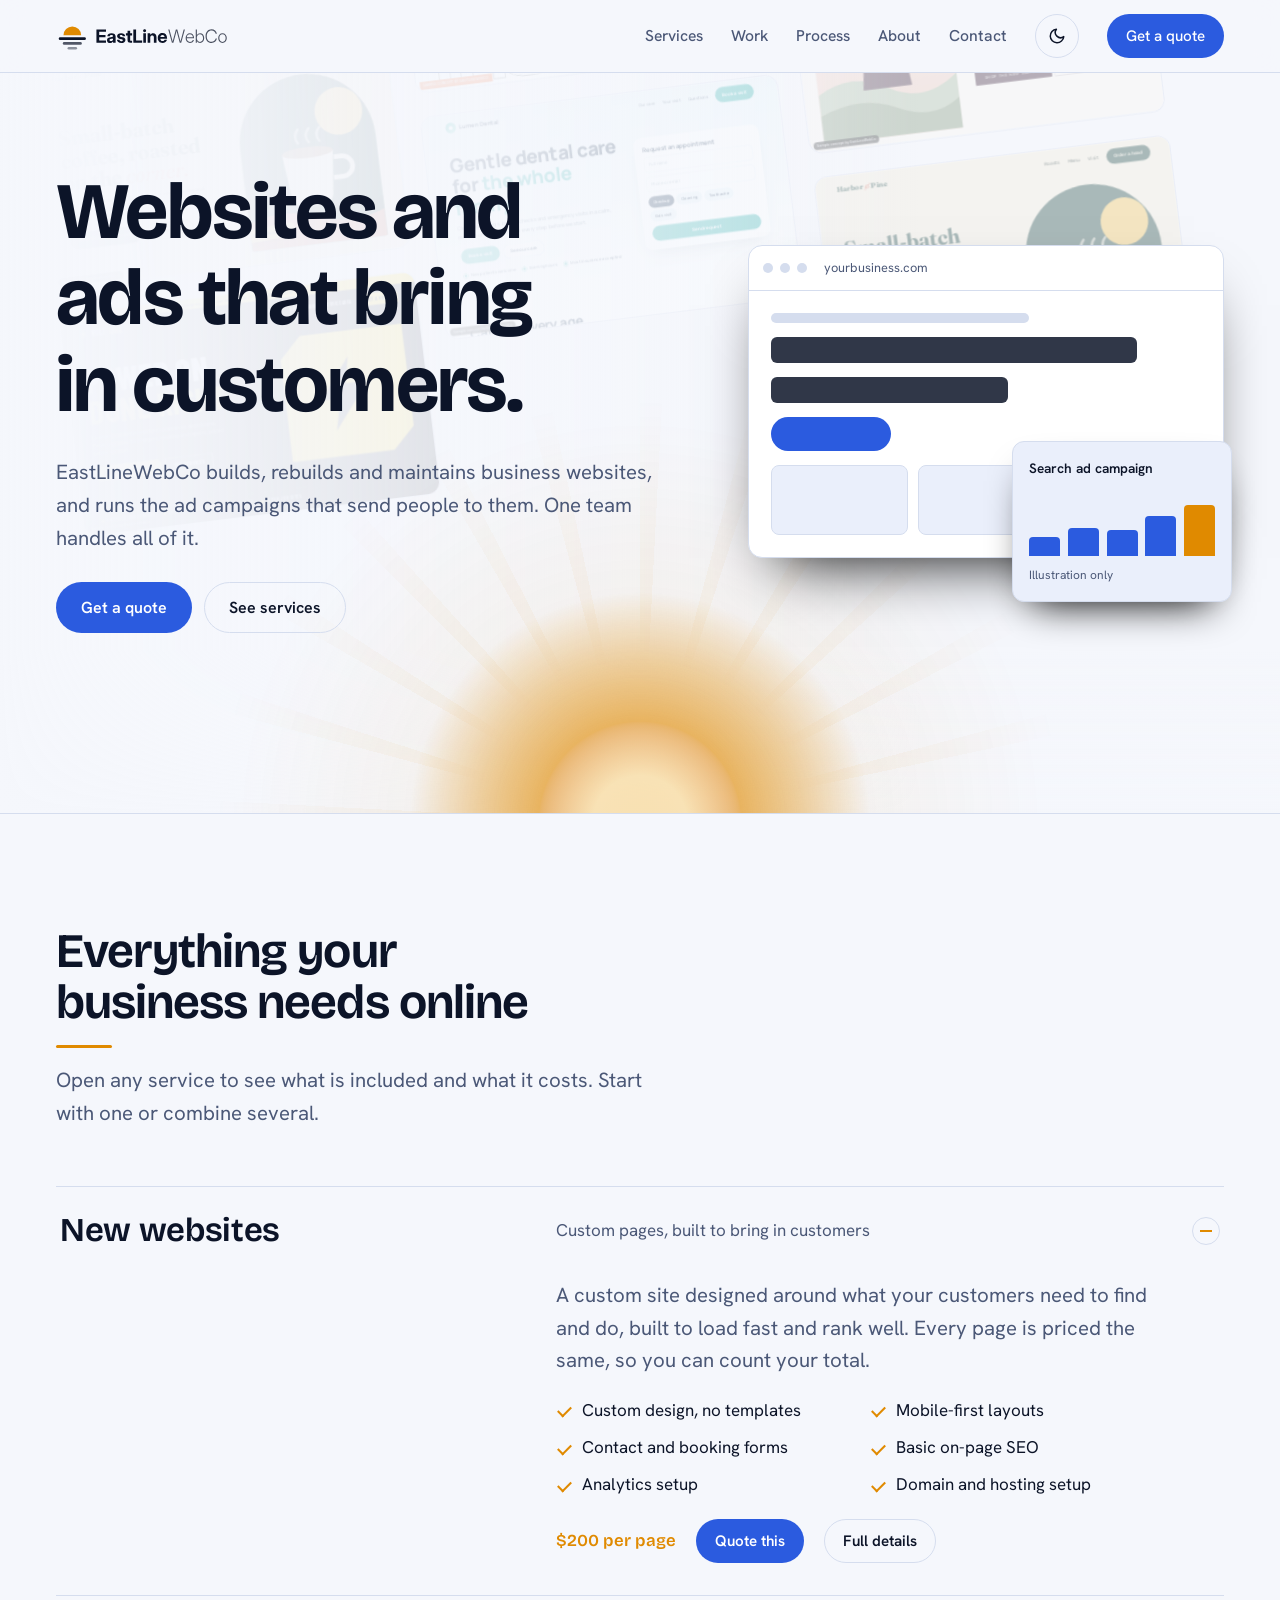
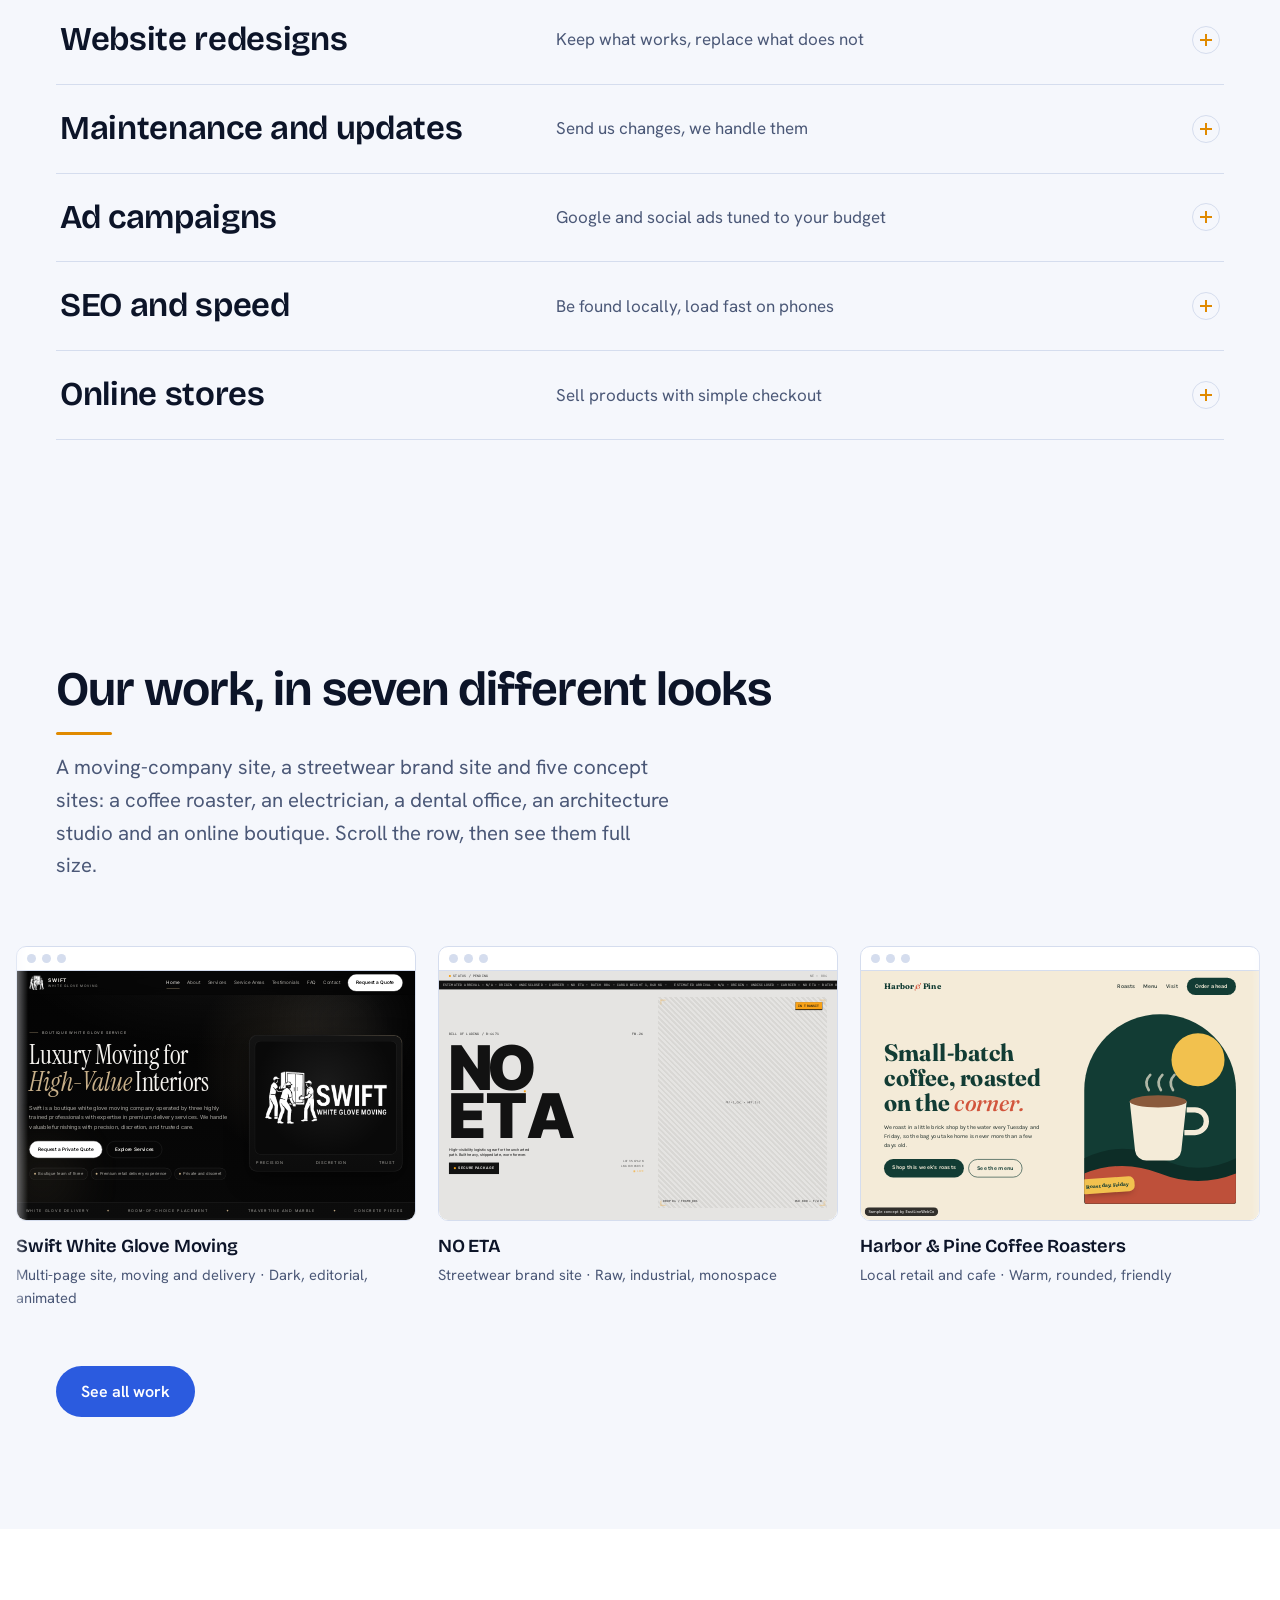
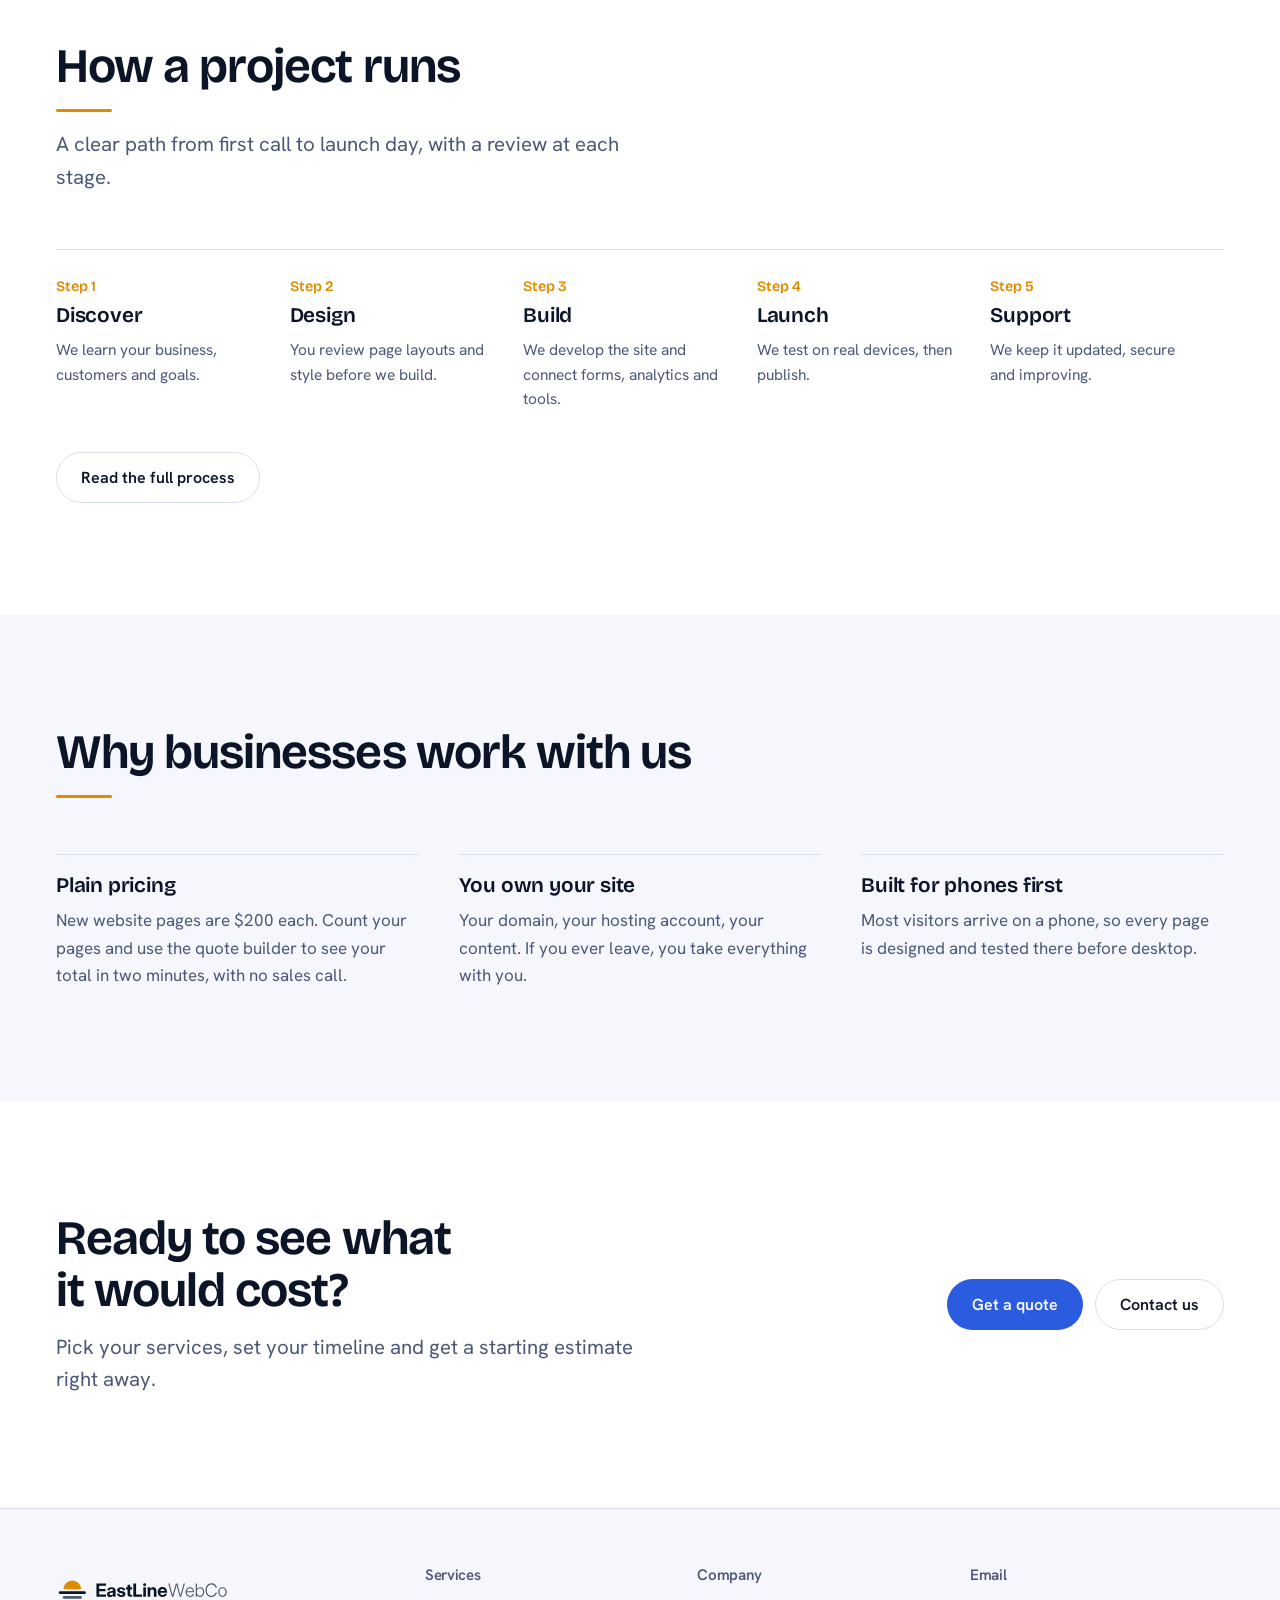
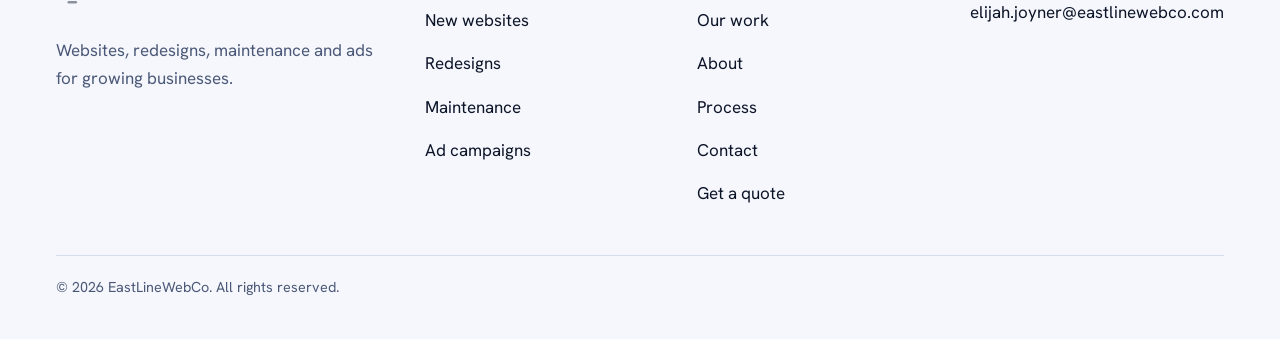
<file: public/index.html>
<!doctype html>
<html lang="en"><head><meta charset="utf-8"><meta name="viewport" content="width=device-width,initial-scale=1,viewport-fit=cover"><meta name="claude:viewport-fit-sides" content="cover">
<title>EastLineWebCo</title>
<meta name="theme-color" content="#0A1020" media="(prefers-color-scheme: dark)"><meta name="theme-color" content="#F5F7FC" media="(prefers-color-scheme: light)"><meta name="format-detection" content="telephone=no"><meta name="description" content="Websites, redesigns, maintenance and ad campaigns for small and growing businesses."><link rel="icon" type="image/svg+xml" href="[data-uri]"><link rel="apple-touch-icon" href="assets/apple-touch-icon.png"><link rel="manifest" href="manifest.webmanifest">
<link rel="preconnect" href="https://fonts.googleapis.com"><link rel="preconnect" href="https://fonts.gstatic.com" crossorigin><link rel="stylesheet" href="https://fonts.googleapis.com/css2?family=Bricolage+Grotesque:opsz,wght@12..96,500..800&family=Hanken+Grotesk:wght@400;500;600;700&display=swap">
<link rel="stylesheet" href="assets/styles.css">
<script>(function(){var R=document.documentElement,RE=/(^|\|)elw:(light|dark)$/;function rd(){var t=null;try{t=localStorage.getItem("elw-theme")}catch(e){}if(!t){try{t=sessionStorage.getItem("elw-theme")}catch(e){}}if(!t){var m=RE.exec(window.name||"");t=m&&m[2]}return t==="light"||t==="dark"?t:null}window.elwTheme={get:rd,set:function(v){try{localStorage.setItem("elw-theme",v)}catch(e){}try{sessionStorage.setItem("elw-theme",v)}catch(e){}try{var b=(window.name||"").replace(RE,"");window.name=(b?b+"|":"")+"elw:"+v}catch(e){}}};var t=rd();if(t)R.setAttribute("data-theme",t)})();</script>
</head><body>
<header class="site-header"><div class="wrap bar">
<a class="logo" href="index.html" aria-label="EastLineWebCo home"><svg class="logo-svg" viewBox="0 0 254 50" height="34" role="img" aria-label="EastLineWebCo"><path d="M11 24a13 13 0 0 1 26 0z" fill="var(--warm,#FFB547)"/><rect x="4" y="27" width="40" height="4" rx="2" fill="currentColor"/><rect x="10" y="34" width="28" height="4" rx="2" fill="currentColor" opacity=".7"/><rect x="17" y="41" width="14" height="4" rx="2" fill="currentColor" opacity=".45"/><path d="M59.46 35H73.56V31.52H63.52V26.77H72.81V23.39H63.52V18.84H73.56V15.36H59.46ZM79.77 35.24C81.91 35.24 83.11 34.39 83.85 33.04H83.9V35H87.7V25.56C87.7 22.58 85.51 20.79 81.7 20.79C77.87 20.79 75.61 22.61 75.44 25.48H79.09C79.18 24.41 80.13 23.68 81.58 23.68C83 23.68 83.86 24.39 83.86 25.42V25.51C83.86 26.4 82.96 26.52 80.42 26.77C77.52 27.04 74.99 27.93 74.99 31.07C74.99 33.85 76.99 35.24 79.77 35.24ZM80.85 32.53C79.55 32.53 78.71 31.95 78.71 30.97C78.71 29.86 79.76 29.34 81.09 29.15C82.34 28.95 83.44 28.76 83.89 28.51V29.91C83.89 31.41 82.73 32.53 80.85 32.53ZM95.96 35.34C99.59 35.34 102.13 33.52 102.13 30.74C102.13 28.7 100.83 27.49 98.03 26.93L95.39 26.42C94.32 26.19 93.7 25.73 93.7 25.02C93.7 24.19 94.51 23.54 95.84 23.54C97.21 23.54 98.16 24.37 98.18 25.49H101.78C101.7 22.59 99.33 20.79 95.73 20.79C92.11 20.79 89.83 22.53 89.83 25.17C89.83 27.33 91.26 28.7 93.97 29.23L96.4 29.7C97.54 29.92 98.21 30.36 98.21 31.1C98.21 31.95 97.33 32.56 95.89 32.56C94.37 32.56 93.48 31.84 93.33 30.62H89.51C89.75 33.62 92.34 35.34 95.96 35.34ZM111.94 21.08H109.09V17.28H105.2V21.08H102.81V24.12H105.2V31.31C105.2 33.84 106.62 35 109.67 35H111.94V31.95H110.45C109.4 31.95 109.09 31.65 109.09 30.7V24.12H111.94ZM113.71 35H126.7V31.52H117.78V15.36H113.71ZM128.38 35H132.27V21.08H128.38ZM130.32 19.32C131.6 19.32 132.53 18.44 132.53 17.25C132.53 16.07 131.6 15.19 130.32 15.19C129.04 15.19 128.11 16.07 128.11 17.25C128.11 18.44 129.04 19.32 130.32 19.32ZM138.63 27.26C138.63 25.1 139.75 24.14 141.36 24.14C142.98 24.14 143.92 25.13 143.92 27V35H147.8V26.29C147.8 22.77 145.88 20.79 142.92 20.79C140.91 20.79 139.5 21.68 138.57 23.27V21.08H134.74V35H138.63ZM156.63 35.32C160.01 35.32 162.7 33.39 163.21 30.62H159.67C159.31 31.7 158.27 32.4 156.75 32.4C154.71 32.4 153.52 31.07 153.46 29.01H163.36V27.97C163.36 23.73 160.6 20.76 156.5 20.76C152.51 20.76 149.67 23.81 149.67 28.05C149.67 32.28 152.42 35.32 156.63 35.32ZM153.48 26.54C153.69 24.8 154.84 23.71 156.58 23.71C158.34 23.71 159.5 24.8 159.69 26.54Z" fill="currentColor"/><path d="M170.48 35H172.66L176.27 21.71C176.65 20.29 176.98 18.86 177.31 17.44C177.64 18.86 177.98 20.29 178.37 21.71L181.98 35H184.14L189.57 15.36H187.75L184.22 28.53C183.81 30.1 183.42 31.65 183.06 33.21C182.7 31.65 182.31 30.1 181.9 28.53L178.39 15.36H176.26L172.72 28.53C172.32 30.11 171.92 31.68 171.56 33.26C171.21 31.68 170.83 30.11 170.4 28.53L166.87 15.36H165.06ZM196.97 35.28C199.89 35.28 202.28 33.5 202.85 30.83H201.14C200.66 32.57 199.07 33.72 196.97 33.72C194.13 33.72 192.38 31.57 192.31 28.47H203.08V27.95C203.08 23.77 200.64 20.8 196.86 20.8C193.21 20.8 190.62 23.85 190.62 28.05C190.62 32.23 193.05 35.28 196.97 35.28ZM192.32 26.98C192.56 24.18 194.33 22.33 196.86 22.33C199.4 22.33 201.2 24.19 201.38 26.98ZM211.93 35.25C215.5 35.25 217.99 32.35 217.99 28.04C217.99 23.73 215.49 20.83 211.93 20.83C209.83 20.83 208 21.92 207.23 23.7H207.21V15.36H205.52V35H207.18V32.36H207.19C208.06 34.17 209.83 35.25 211.93 35.25ZM211.69 33.69C208.89 33.69 207.09 31.48 207.09 28.04C207.09 24.6 208.89 22.37 211.69 22.37C214.34 22.37 216.28 24.41 216.28 28.04C216.28 31.66 214.34 33.69 211.69 33.69ZM228.71 35.28C232.99 35.28 235.97 32.38 236.62 28.74H234.8C234.18 31.52 231.95 33.6 228.71 33.6C224.6 33.6 221.72 30.36 221.72 25.19C221.72 20.02 224.6 16.75 228.71 16.75C231.97 16.75 234.19 18.84 234.78 21.65H236.62C235.97 17.98 232.99 15.08 228.71 15.08C223.47 15.08 219.94 19.22 219.94 25.19C219.94 31.14 223.47 35.28 228.71 35.28ZM244.85 35.28C248.62 35.28 251.19 32.27 251.19 28.05C251.19 23.82 248.62 20.8 244.85 20.8C241.08 20.8 238.51 23.82 238.51 28.05C238.51 32.27 241.08 35.28 244.85 35.28ZM244.85 33.72C242.02 33.72 240.22 31.45 240.22 28.05C240.22 24.65 242.03 22.36 244.85 22.36C247.67 22.36 249.48 24.65 249.48 28.05C249.48 31.44 247.69 33.72 244.85 33.72Z" fill="currentColor" opacity=".72"/></svg></a>
<button class="icon-btn menu-btn" id="menu-btn" aria-label="Menu" aria-expanded="false" aria-controls="nav"><svg width="20" height="20" viewBox="0 0 24 24" fill="none" stroke="currentColor" stroke-width="2" stroke-linecap="round"><path d="M4 7h16M4 12h16M4 17h16"/></svg></button>
<nav class="nav" id="nav" aria-label="Main"><a href="services.html">Services</a><a href="work.html">Work</a><a href="process.html">Process</a><a href="about.html">About</a><a href="contact.html">Contact</a>
<button class="icon-btn" id="theme-btn" aria-label="Switch light or dark theme"><svg width="18" height="18" viewBox="0 0 24 24" fill="none" stroke="currentColor" stroke-width="2" stroke-linecap="round" stroke-linejoin="round"><path d="M21 12.8A9 9 0 1 1 11.2 3a7 7 0 0 0 9.8 9.8z"/></svg></button>
<a class="btn primary sm" href="quote.html">Get a quote</a></nav><div class="progress" id="progress" aria-hidden="true"></div></div></header>
<main><section class="hero">
  <div class="hero-bg" aria-hidden="true"><div class="bg-col"><div class="pv" data-src="samples/harbor-pine.html" data-w="1280" data-h="800" data-label="" data-bg="1"></div><div class="pv" data-src="samples/voltline.html" data-w="1280" data-h="800" data-label="" data-bg="1"></div></div><div class="bg-col"><div class="pv" data-src="samples/northwind.html" data-w="1280" data-h="800" data-label="" data-bg="1"></div><div class="pv" data-src="samples/lumen-dental.html" data-w="1280" data-h="800" data-label="" data-bg="1"></div></div><div class="bg-col"><div class="pv" data-src="samples/fern-thread.html" data-w="1280" data-h="800" data-label="" data-bg="1"></div><div class="pv" data-src="samples/harbor-pine.html" data-w="1280" data-h="800" data-label="" data-bg="1"></div></div></div>
  <div class="wrap hero-grid">
    <div class="hero-copy">
      <h1>Websites and ads that bring in customers.</h1>
      <p class="lead">EastLineWebCo builds, rebuilds and maintains business websites, and runs the ad campaigns that send people to them. One team handles all of it.</p>
      <div class="btns">
        <a class="btn primary" href="quote.html">Get a quote</a>
        <a class="btn ghost" href="services.html">See services</a>
      </div>
    </div>
    <div class="hero-art" aria-hidden="true">
      <div class="mock">
        <div class="mock-bar"><i></i><i></i><i></i><span>yourbusiness.com</span></div>
        <div class="mock-body"><div class="m-nav"></div><div class="m-h"></div><div class="m-h s"></div><div class="m-btn"></div><div class="m-grid"><b></b><b></b><b></b></div></div>
      </div>
      <div class="adcard"><p>Search ad campaign</p><div class="bars"><i style="--h:30%"></i><i style="--h:44%"></i><i style="--h:40%"></i><i style="--h:62%"></i><i style="--h:80%"></i></div><small>Illustration only</small></div>
    </div>
  </div>
  <div class="sun" aria-hidden="true"></div>
</section>

<section class="section">
  <div class="wrap">
    <div class="sec-head"><h2>Everything your business needs online</h2><p class="lead">Open any service to see what is included and what it costs. Start with one or combine several.</p></div>
    <div class="acc"><div class="acc-item open" id="s-web"><button class="acc-btn" type="button" aria-expanded="true" aria-controls="p-web"><h3>New websites</h3><span class="tag">Custom pages, built to bring in customers</span><span class="acc-ico" aria-hidden="true"></span></button>
<div class="acc-panel" id="p-web" role="region" aria-label="New websites"><div class="acc-inner"><div class="acc-body"><div class="acc-main"><p class="lead">A custom site designed around what your customers need to find and do, built to load fast and rank well. Every page is priced the same, so you can count your total.</p><ul class="checks"><li>Custom design, no templates</li><li>Mobile-first layouts</li><li>Contact and booking forms</li><li>Basic on-page SEO</li><li>Analytics setup</li><li>Domain and hosting setup</li></ul><div class="acc-foot"><span class="price">$200 per page</span><a class="btn primary sm" href="quote.html#web">Quote this</a><a class="btn ghost sm" href="services.html#web">Full details</a></div></div></div></div></div></div><div class="acc-item" id="s-remodel"><button class="acc-btn" type="button" aria-expanded="false" aria-controls="p-remodel"><h3>Website redesigns</h3><span class="tag">Keep what works, replace what does not</span><span class="acc-ico" aria-hidden="true"></span></button>
<div class="acc-panel" id="p-remodel" role="region" aria-label="Website redesigns"><div class="acc-inner"><div class="acc-body"><div class="acc-main"><p class="lead">We audit your current site, then rebuild its design, content and speed without losing your search rankings.</p><ul class="checks"><li>Site audit and recommendations</li><li>Fresh design and layout</li><li>Content cleanup</li><li>Redirects to protect rankings</li><li>Speed and accessibility fixes</li><li>Move to better hosting</li></ul><div class="acc-foot"><span class="price">$150 per page</span><a class="btn primary sm" href="quote.html#remodel">Quote this</a><a class="btn ghost sm" href="services.html#remodel">Full details</a></div></div></div></div></div></div><div class="acc-item" id="s-care"><button class="acc-btn" type="button" aria-expanded="false" aria-controls="p-care"><h3>Maintenance and updates</h3><span class="tag">Send us changes, we handle them</span><span class="acc-ico" aria-hidden="true"></span></button>
<div class="acc-panel" id="p-care" role="region" aria-label="Maintenance and updates"><div class="acc-inner"><div class="acc-body"><div class="acc-main"><p class="lead">We make your content changes and keep software patched, backed up and monitored so small problems never become outages.</p><ul class="checks"><li>Text, photo and page updates</li><li>Security and software updates</li><li>Daily backups</li><li>Uptime monitoring</li><li>Monthly performance check</li><li>Support by email</li></ul><div class="acc-foot"><span class="price">From $49 / month</span><a class="btn primary sm" href="quote.html#care">Quote this</a><a class="btn ghost sm" href="services.html#care">Full details</a></div></div></div></div></div></div><div class="acc-item" id="s-ads"><button class="acc-btn" type="button" aria-expanded="false" aria-controls="p-ads"><h3>Ad campaigns</h3><span class="tag">Google and social ads tuned to your budget</span><span class="acc-ico" aria-hidden="true"></span></button>
<div class="acc-panel" id="p-ads" role="region" aria-label="Ad campaigns"><div class="acc-inner"><div class="acc-body"><div class="acc-main"><p class="lead">Google Search, Google Maps and social ads sent to pages built to convert. Ad spend goes straight to the platforms from your own account.</p><ul class="checks"><li>Campaign strategy and setup</li><li>Ad copy and creative</li><li>Conversion tracking</li><li>Landing page recommendations</li><li>Ongoing budget tuning</li><li>Plain-language monthly report</li></ul><div class="acc-foot"><span class="price">$300 setup + from $300 / month</span><a class="btn primary sm" href="quote.html#ads">Quote this</a><a class="btn ghost sm" href="services.html#ads">Full details</a></div></div></div></div></div></div><div class="acc-item" id="s-seo"><button class="acc-btn" type="button" aria-expanded="false" aria-controls="p-seo"><h3>SEO and speed</h3><span class="tag">Be found locally, load fast on phones</span><span class="acc-ico" aria-hidden="true"></span></button>
<div class="acc-panel" id="p-seo" role="region" aria-label="SEO and speed"><div class="acc-inner"><div class="acc-body"><div class="acc-main"><p class="lead">Help local customers find you and keep them from leaving a slow page.</p><ul class="checks"><li>Keyword and competitor research</li><li>Google Business Profile setup</li><li>Page titles and descriptions</li><li>Image and code optimization</li><li>Core Web Vitals fixes</li><li>Local search listings</li></ul><div class="acc-foot"><span class="price">$75 per page</span><a class="btn primary sm" href="quote.html#seo">Quote this</a><a class="btn ghost sm" href="services.html#seo">Full details</a></div></div></div></div></div></div><div class="acc-item" id="s-shop"><button class="acc-btn" type="button" aria-expanded="false" aria-controls="p-shop"><h3>Online stores</h3><span class="tag">Sell products with simple checkout</span><span class="acc-ico" aria-hidden="true"></span></button>
<div class="acc-panel" id="p-shop" role="region" aria-label="Online stores"><div class="acc-inner"><div class="acc-body"><div class="acc-main"><p class="lead">A store that is simple to run: add products, take payments and ship orders without a developer.</p><ul class="checks"><li>Product catalog setup</li><li>Secure checkout and payments</li><li>Shipping and tax settings</li><li>Order emails</li><li>Inventory tools</li><li>Training for your team</li></ul><div class="acc-foot"><span class="price">$600 setup + $200 per page</span><a class="btn primary sm" href="quote.html#shop">Quote this</a><a class="btn ghost sm" href="services.html#shop">Full details</a></div></div></div></div></div></div></div>
  </div>
</section>

<section class="section show">
  <div class="wrap"><div class="sec-head"><h2>Our work, in seven different looks</h2><p class="lead">A moving-company site, a streetwear brand site and five concept sites: a coffee roaster, an electrician, a dental office, an architecture studio and an online boutique. Scroll the row, then see them full size.</p></div></div>
  <div class="rail" tabindex="0" aria-label="Sample websites, scroll sideways"><a class="rcard" href="work.html#swift-moving"><div class="chrome sm"><div class="chrome-bar"><i></i><i></i><i></i></div><div class="pv" data-src="samples/swift-moving/index.html?static=1" data-ext="1" data-w="1280" data-h="800" data-label="Swift White Glove Moving"></div></div><h3>Swift White Glove Moving</h3><p>Multi-page site, moving and delivery &middot; Dark, editorial, animated</p></a><a class="rcard" href="work.html#no-eta"><div class="chrome sm"><div class="chrome-bar"><i></i><i></i><i></i></div><div class="pv" data-src="samples/no-eta/index.html?static=1" data-ext="1" data-w="1280" data-h="800" data-label="NO ETA"></div></div><h3>NO ETA</h3><p>Streetwear brand site &middot; Raw, industrial, monospace</p></a><a class="rcard" href="work.html#harbor-pine"><div class="chrome sm"><div class="chrome-bar"><i></i><i></i><i></i></div><div class="pv" data-src="samples/harbor-pine.html" data-w="1280" data-h="800" data-label="Harbor &amp; Pine Coffee Roasters"></div></div><h3>Harbor &amp; Pine Coffee Roasters</h3><p>Local retail and cafe &middot; Warm, rounded, friendly</p></a><a class="rcard" href="work.html#voltline"><div class="chrome sm"><div class="chrome-bar"><i></i><i></i><i></i></div><div class="pv" data-src="samples/voltline.html" data-w="1280" data-h="800" data-label="Voltline Electric"></div></div><h3>Voltline Electric</h3><p>Trades and contractors &middot; Bold, angular, high contrast</p></a><a class="rcard" href="work.html#lumen-dental"><div class="chrome sm"><div class="chrome-bar"><i></i><i></i><i></i></div><div class="pv" data-src="samples/lumen-dental.html" data-w="1280" data-h="800" data-label="Lumen Family Dental"></div></div><h3>Lumen Family Dental</h3><p>Healthcare &middot; Clean, calm, trustworthy</p></a><a class="rcard" href="work.html#northwind"><div class="chrome sm"><div class="chrome-bar"><i></i><i></i><i></i></div><div class="pv" data-src="samples/northwind.html" data-w="1280" data-h="800" data-label="Northwind Architects"></div></div><h3>Northwind Architects</h3><p>Studio portfolio &middot; Editorial, monochrome, oversized type</p></a><a class="rcard" href="work.html#fern-thread"><div class="chrome sm"><div class="chrome-bar"><i></i><i></i><i></i></div><div class="pv" data-src="samples/fern-thread.html" data-w="1280" data-h="800" data-label="Fern &amp; Thread"></div></div><h3>Fern &amp; Thread</h3><p>Online store &middot; Soft, elegant, product-first</p></a></div>
  <div class="wrap" style="margin-top:32px"><a class="btn primary" href="work.html">See all work</a></div>
</section>

<section class="section alt">
  <div class="wrap">
    <div class="sec-head"><h2>How a project runs</h2><p class="lead">A clear path from first call to launch day, with a review at each stage.</p></div>
    <div class="steps">
      <div class="step"><span class="n">Step 1</span><h3>Discover</h3><p>We learn your business, customers and goals.</p></div>
      <div class="step"><span class="n">Step 2</span><h3>Design</h3><p>You review page layouts and style before we build.</p></div>
      <div class="step"><span class="n">Step 3</span><h3>Build</h3><p>We develop the site and connect forms, analytics and tools.</p></div>
      <div class="step"><span class="n">Step 4</span><h3>Launch</h3><p>We test on real devices, then publish.</p></div>
      <div class="step"><span class="n">Step 5</span><h3>Support</h3><p>We keep it updated, secure and improving.</p></div>
    </div>
    <p style="margin-top:32px"><a class="btn ghost" href="process.html">Read the full process</a></p>
  </div>
</section>

<section class="section">
  <div class="wrap">
    <div class="sec-head"><h2>Why businesses work with us</h2></div>
    <div class="cols">
      <div class="col"><h3>Plain pricing</h3><p>New website pages are $200 each. Count your pages and use the quote builder to see your total in two minutes, with no sales call.</p></div>
      <div class="col"><h3>You own your site</h3><p>Your domain, your hosting account, your content. If you ever leave, you take everything with you.</p></div>
      <div class="col"><h3>Built for phones first</h3><p>Most visitors arrive on a phone, so every page is designed and tested there before desktop.</p></div>
    </div>
  </div>
</section>

<section class="section alt">
  <div class="wrap cta">
    <div style="display:grid;gap:14px"><h2>Ready to see what it would cost?</h2><p class="lead">Pick your services, set your timeline and get a starting estimate right away.</p></div>
    <div class="btns"><a class="btn primary" href="quote.html">Get a quote</a><a class="btn ghost" href="contact.html">Contact us</a></div>
  </div>
</section>
</main>
<footer class="site-footer"><div class="wrap"><div class="foot">
<div><a class="logo" href="index.html" aria-label="EastLineWebCo home"><svg class="logo-svg" viewBox="0 0 254 50" height="34" role="img" aria-label="EastLineWebCo"><path d="M11 24a13 13 0 0 1 26 0z" fill="var(--warm,#FFB547)"/><rect x="4" y="27" width="40" height="4" rx="2" fill="currentColor"/><rect x="10" y="34" width="28" height="4" rx="2" fill="currentColor" opacity=".7"/><rect x="17" y="41" width="14" height="4" rx="2" fill="currentColor" opacity=".45"/><path d="M59.46 35H73.56V31.52H63.52V26.77H72.81V23.39H63.52V18.84H73.56V15.36H59.46ZM79.77 35.24C81.91 35.24 83.11 34.39 83.85 33.04H83.9V35H87.7V25.56C87.7 22.58 85.51 20.79 81.7 20.79C77.87 20.79 75.61 22.61 75.44 25.48H79.09C79.18 24.41 80.13 23.68 81.58 23.68C83 23.68 83.86 24.39 83.86 25.42V25.51C83.86 26.4 82.96 26.52 80.42 26.77C77.52 27.04 74.99 27.93 74.99 31.07C74.99 33.85 76.99 35.24 79.77 35.24ZM80.85 32.53C79.55 32.53 78.71 31.95 78.71 30.97C78.71 29.86 79.76 29.34 81.09 29.15C82.34 28.95 83.44 28.76 83.89 28.51V29.91C83.89 31.41 82.73 32.53 80.85 32.53ZM95.96 35.34C99.59 35.34 102.13 33.52 102.13 30.74C102.13 28.7 100.83 27.49 98.03 26.93L95.39 26.42C94.32 26.19 93.7 25.73 93.7 25.02C93.7 24.19 94.51 23.54 95.84 23.54C97.21 23.54 98.16 24.37 98.18 25.49H101.78C101.7 22.59 99.33 20.79 95.73 20.79C92.11 20.79 89.83 22.53 89.83 25.17C89.83 27.33 91.26 28.7 93.97 29.23L96.4 29.7C97.54 29.92 98.21 30.36 98.21 31.1C98.21 31.95 97.33 32.56 95.89 32.56C94.37 32.56 93.48 31.84 93.33 30.62H89.51C89.75 33.62 92.34 35.34 95.96 35.34ZM111.94 21.08H109.09V17.28H105.2V21.08H102.81V24.12H105.2V31.31C105.2 33.84 106.62 35 109.67 35H111.94V31.95H110.45C109.4 31.95 109.09 31.65 109.09 30.7V24.12H111.94ZM113.71 35H126.7V31.52H117.78V15.36H113.71ZM128.38 35H132.27V21.08H128.38ZM130.32 19.32C131.6 19.32 132.53 18.44 132.53 17.25C132.53 16.07 131.6 15.19 130.32 15.19C129.04 15.19 128.11 16.07 128.11 17.25C128.11 18.44 129.04 19.32 130.32 19.32ZM138.63 27.26C138.63 25.1 139.75 24.14 141.36 24.14C142.98 24.14 143.92 25.13 143.92 27V35H147.8V26.29C147.8 22.77 145.88 20.79 142.92 20.79C140.91 20.79 139.5 21.68 138.57 23.27V21.08H134.74V35H138.63ZM156.63 35.32C160.01 35.32 162.7 33.39 163.21 30.62H159.67C159.31 31.7 158.27 32.4 156.75 32.4C154.71 32.4 153.52 31.07 153.46 29.01H163.36V27.97C163.36 23.73 160.6 20.76 156.5 20.76C152.51 20.76 149.67 23.81 149.67 28.05C149.67 32.28 152.42 35.32 156.63 35.32ZM153.48 26.54C153.69 24.8 154.84 23.71 156.58 23.71C158.34 23.71 159.5 24.8 159.69 26.54Z" fill="currentColor"/><path d="M170.48 35H172.66L176.27 21.71C176.65 20.29 176.98 18.86 177.31 17.44C177.64 18.86 177.98 20.29 178.37 21.71L181.98 35H184.14L189.57 15.36H187.75L184.22 28.53C183.81 30.1 183.42 31.65 183.06 33.21C182.7 31.65 182.31 30.1 181.9 28.53L178.39 15.36H176.26L172.72 28.53C172.32 30.11 171.92 31.68 171.56 33.26C171.21 31.68 170.83 30.11 170.4 28.53L166.87 15.36H165.06ZM196.97 35.28C199.89 35.28 202.28 33.5 202.85 30.83H201.14C200.66 32.57 199.07 33.72 196.97 33.72C194.13 33.72 192.38 31.57 192.31 28.47H203.08V27.95C203.08 23.77 200.64 20.8 196.86 20.8C193.21 20.8 190.62 23.85 190.62 28.05C190.62 32.23 193.05 35.28 196.97 35.28ZM192.32 26.98C192.56 24.18 194.33 22.33 196.86 22.33C199.4 22.33 201.2 24.19 201.38 26.98ZM211.93 35.25C215.5 35.25 217.99 32.35 217.99 28.04C217.99 23.73 215.49 20.83 211.93 20.83C209.83 20.83 208 21.92 207.23 23.7H207.21V15.36H205.52V35H207.18V32.36H207.19C208.06 34.17 209.83 35.25 211.93 35.25ZM211.69 33.69C208.89 33.69 207.09 31.48 207.09 28.04C207.09 24.6 208.89 22.37 211.69 22.37C214.34 22.37 216.28 24.41 216.28 28.04C216.28 31.66 214.34 33.69 211.69 33.69ZM228.71 35.28C232.99 35.28 235.97 32.38 236.62 28.74H234.8C234.18 31.52 231.95 33.6 228.71 33.6C224.6 33.6 221.72 30.36 221.72 25.19C221.72 20.02 224.6 16.75 228.71 16.75C231.97 16.75 234.19 18.84 234.78 21.65H236.62C235.97 17.98 232.99 15.08 228.71 15.08C223.47 15.08 219.94 19.22 219.94 25.19C219.94 31.14 223.47 35.28 228.71 35.28ZM244.85 35.28C248.62 35.28 251.19 32.27 251.19 28.05C251.19 23.82 248.62 20.8 244.85 20.8C241.08 20.8 238.51 23.82 238.51 28.05C238.51 32.27 241.08 35.28 244.85 35.28ZM244.85 33.72C242.02 33.72 240.22 31.45 240.22 28.05C240.22 24.65 242.03 22.36 244.85 22.36C247.67 22.36 249.48 24.65 249.48 28.05C249.48 31.44 247.69 33.72 244.85 33.72Z" fill="currentColor" opacity=".72"/></svg></a><p class="muted" style="margin-top:14px;max-width:32ch">Websites, redesigns, maintenance and ads for growing businesses.</p></div>
<div><h4>Services</h4><ul><li><a href="services.html#web">New websites</a></li><li><a href="services.html#remodel">Redesigns</a></li><li><a href="services.html#care">Maintenance</a></li><li><a href="services.html#ads">Ad campaigns</a></li></ul></div>
<div><h4>Company</h4><ul><li><a href="work.html">Our work</a></li><li><a href="about.html">About</a></li><li><a href="process.html">Process</a></li><li><a href="contact.html">Contact</a></li><li><a href="quote.html">Get a quote</a></li></ul></div>
<div><h4>Email</h4><ul><li data-email>elijah.joyner@eastlinewebco.com</li></ul></div>
</div><div class="legal"><span>&copy; <span data-year>2026</span> EastLineWebCo. All rights reserved.</span></div></div></footer>
<script src="assets/config.js"></script><script src="assets/app.js"></script>
</body></html>
</file>
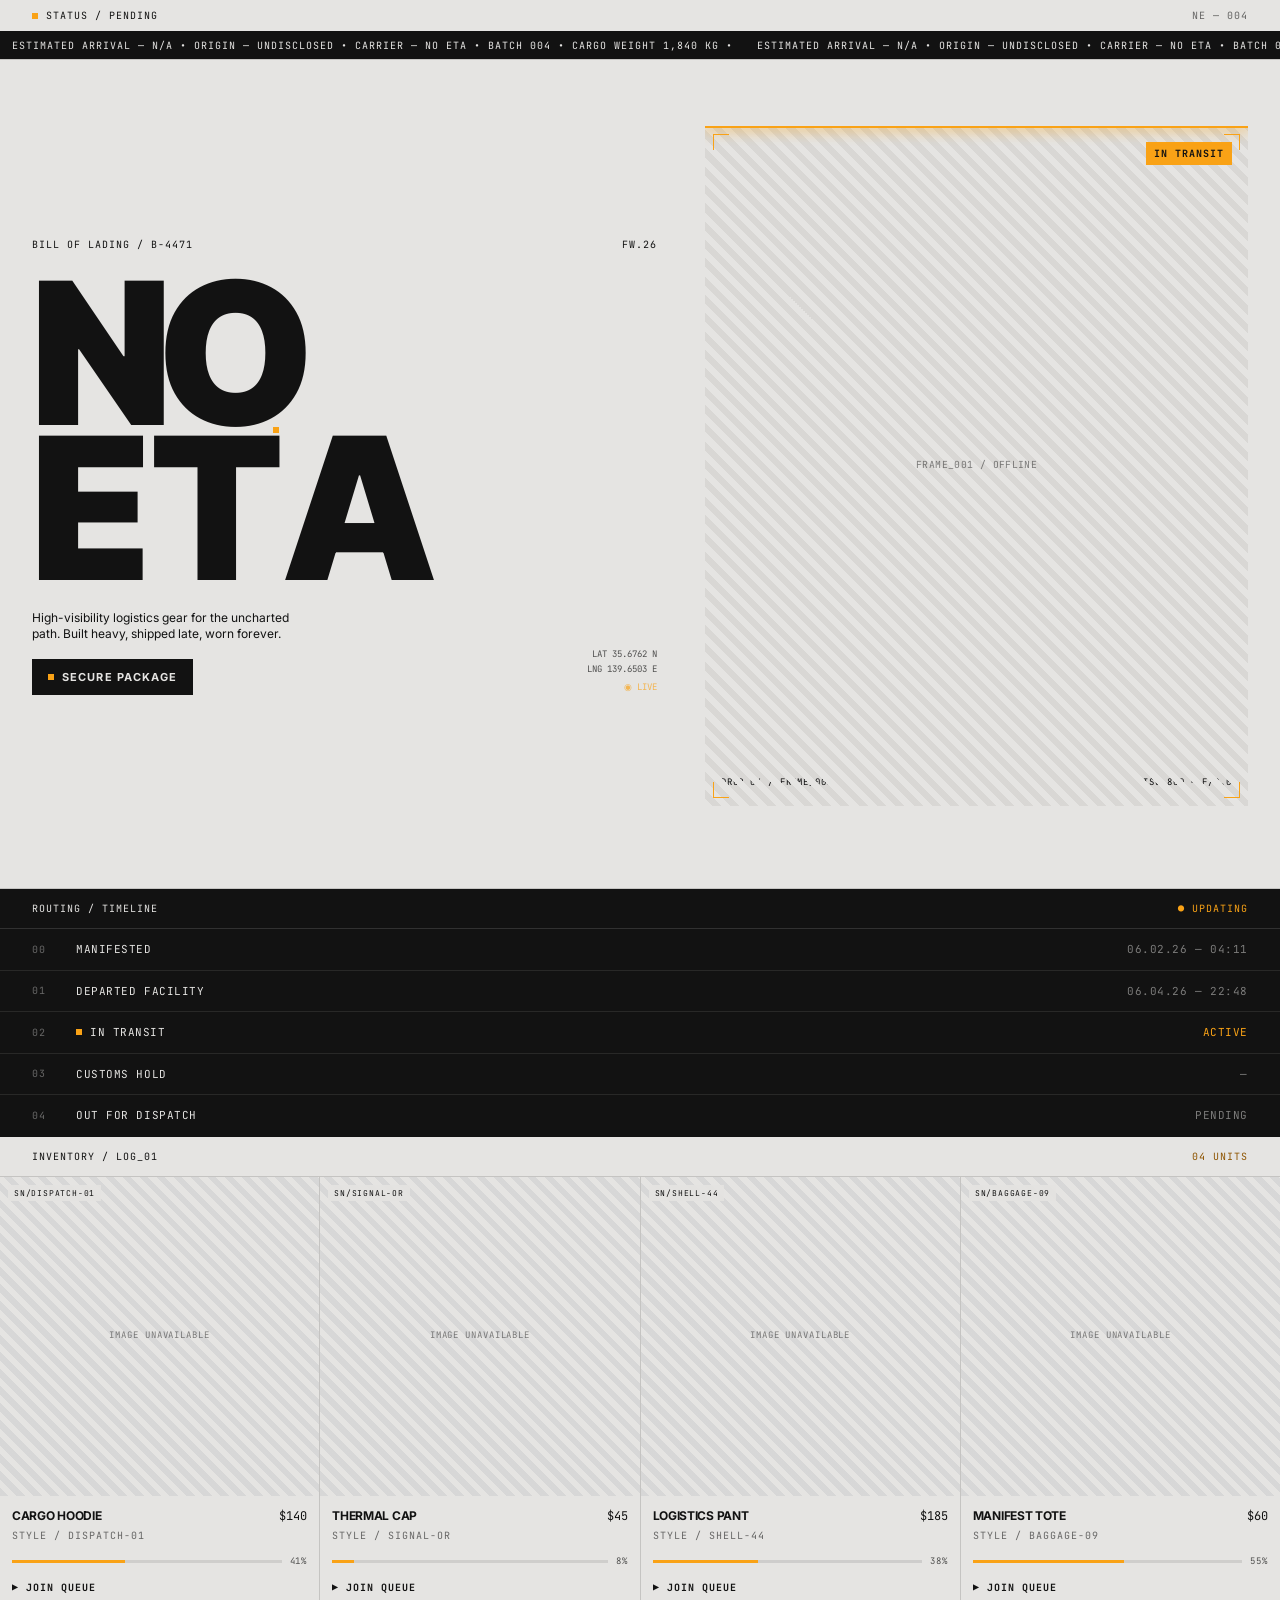
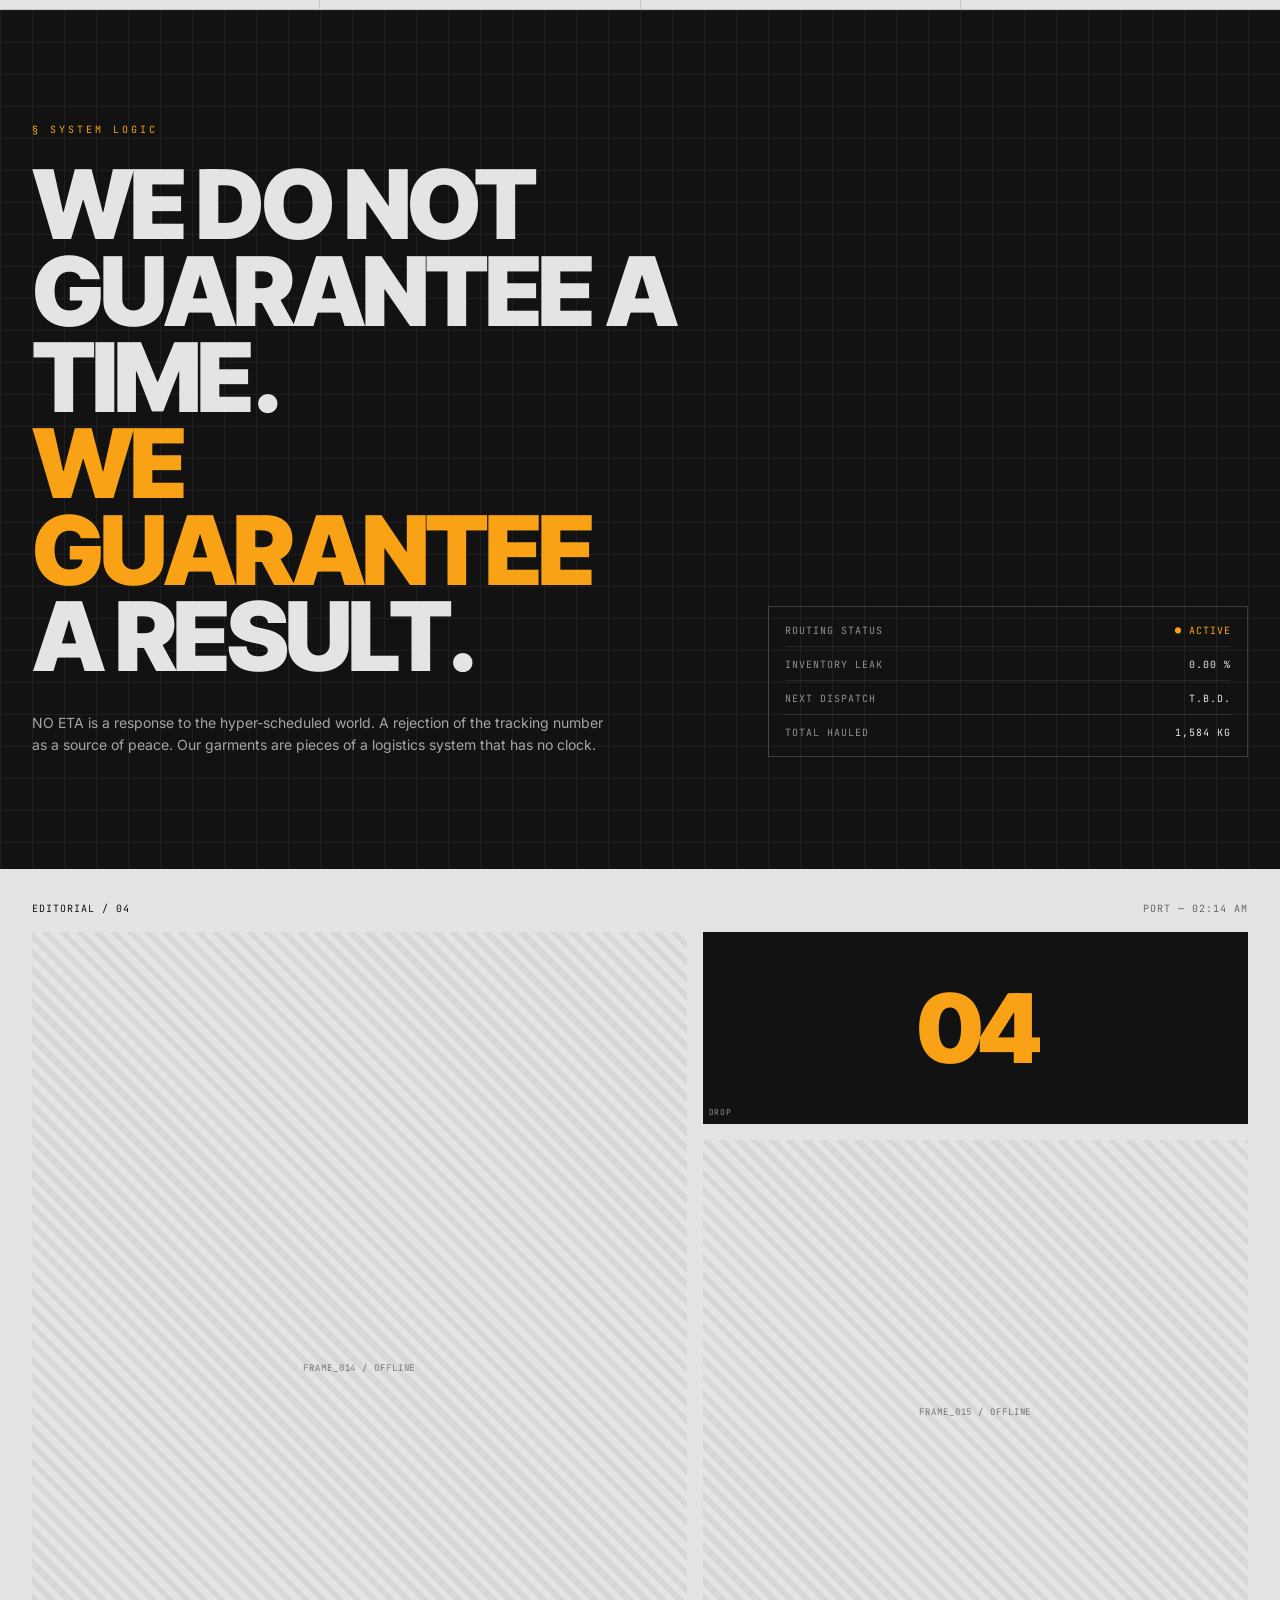
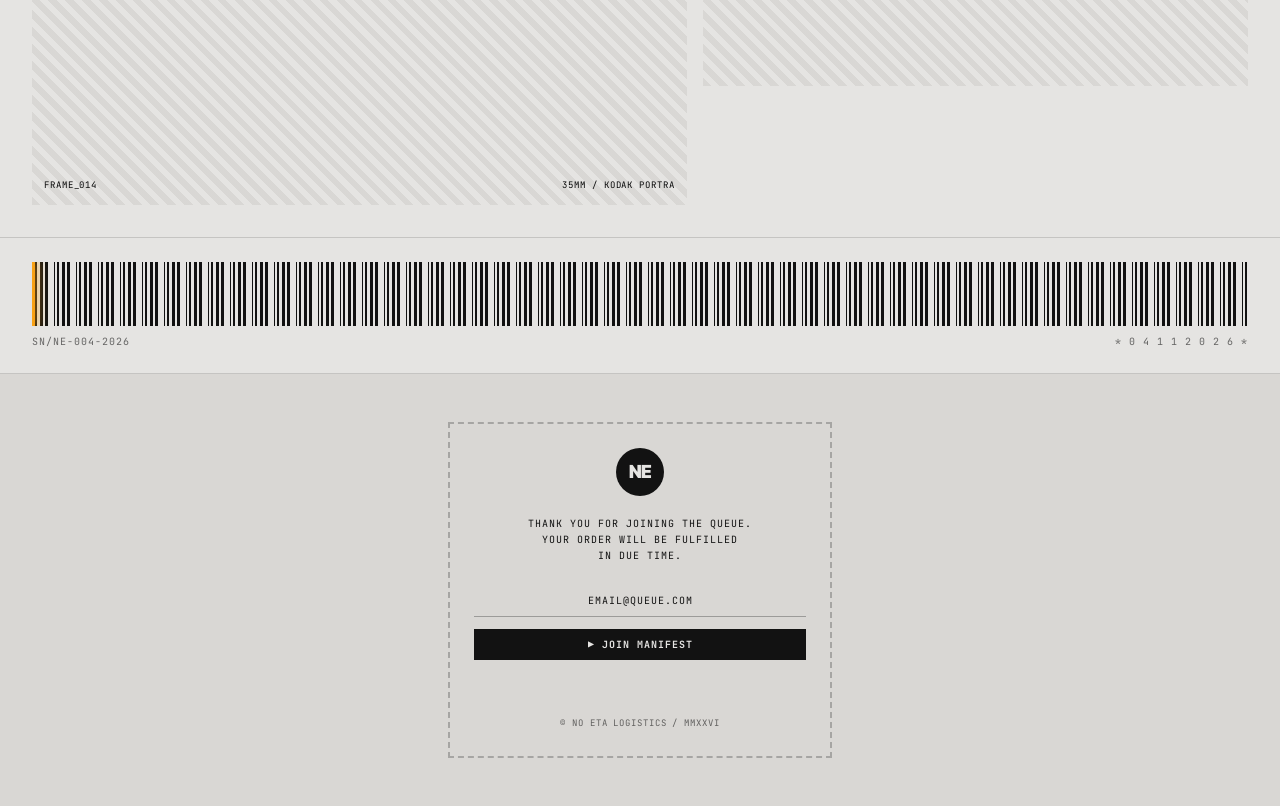
<file: public/samples/no-eta/index.html>
<!doctype html><html lang="en"><head><meta charset="utf-8"><meta name="viewport" content="width=device-width,initial-scale=1"><title>NO ETA — Arrives when it arrives</title><link rel="icon" href="favicon.svg"><link rel="stylesheet" href="https://fonts.googleapis.com/css2?family=Inter+Tight:wght@900&family=Inter:wght@400;500;700&family=JetBrains+Mono:wght@400;700&display=swap"><link rel="stylesheet" href="app.css"><script>document.documentElement.classList.add("js");try{if(/[?&]static=1/.test(location.search))document.documentElement.setAttribute("data-static","")}catch(e){}</script></head><body><div id="root"></div><script src="app.js"></script></body></html>
</file>
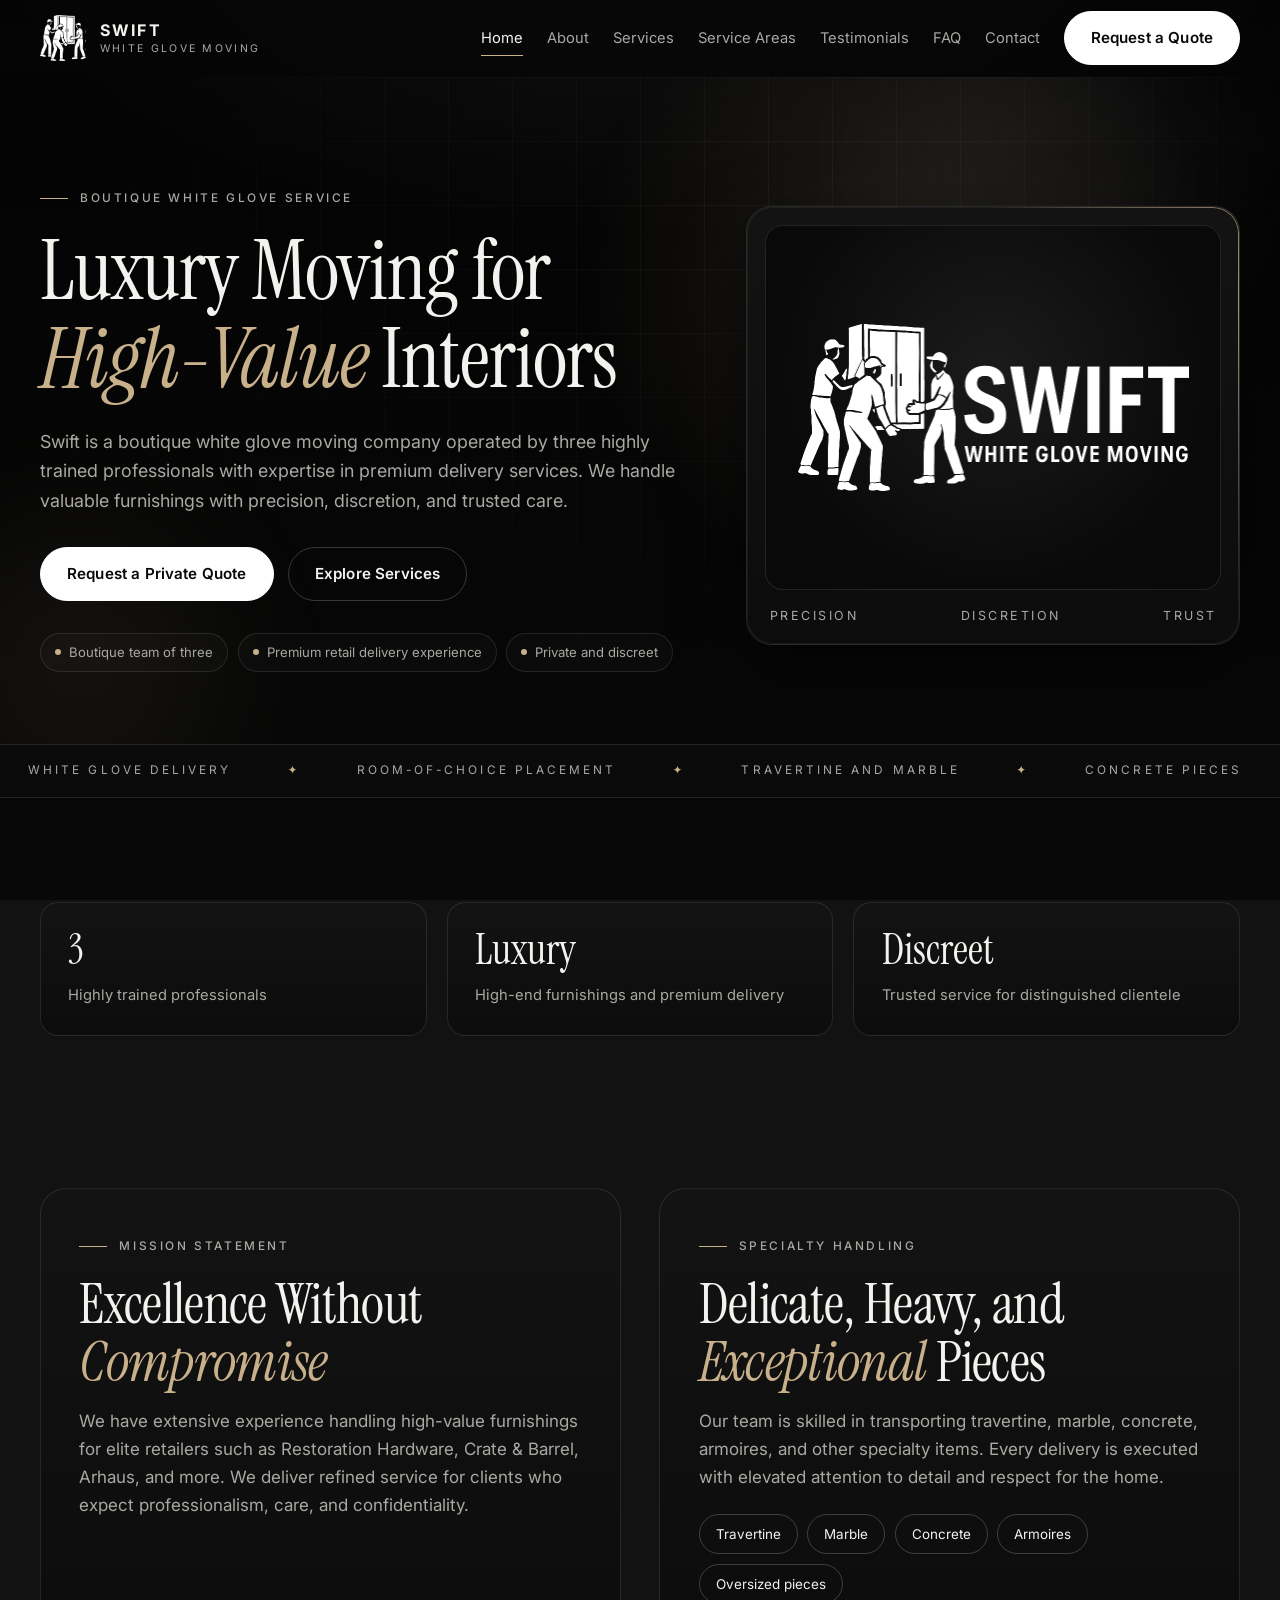
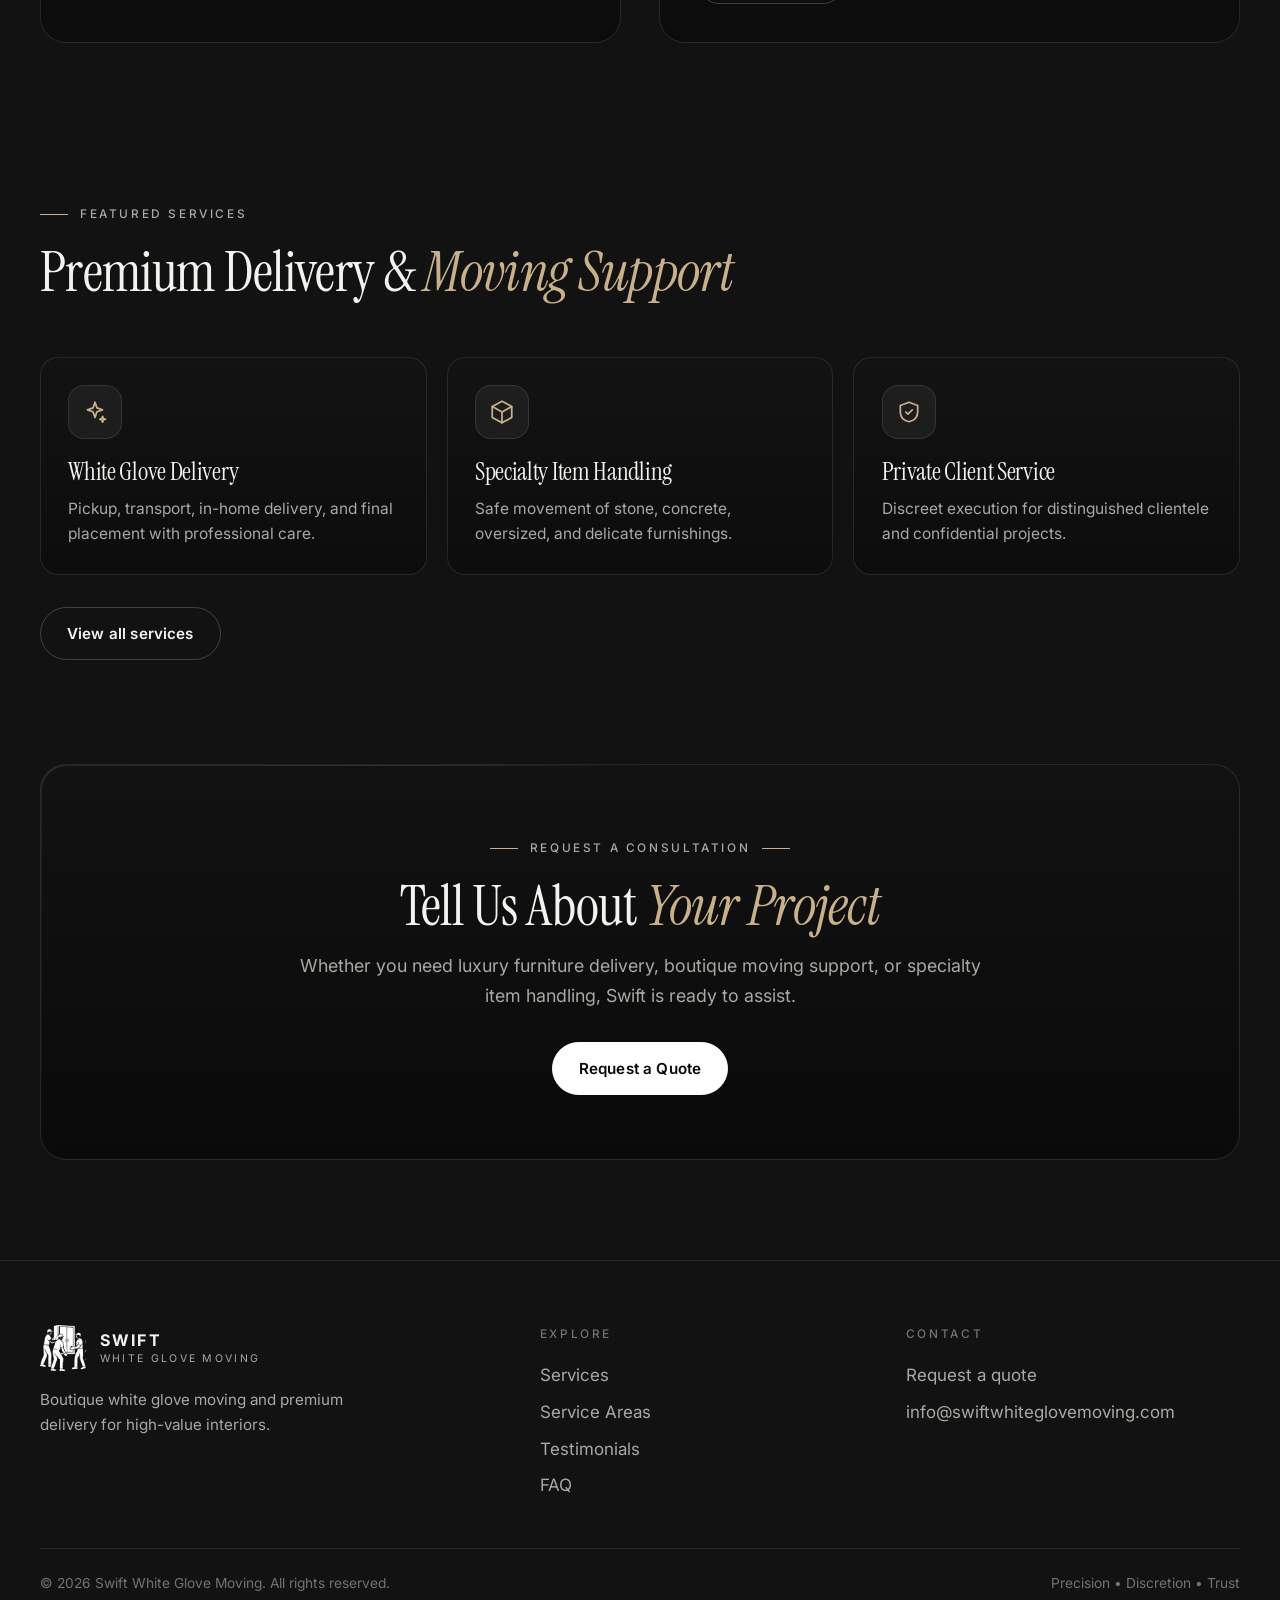
<file: public/samples/swift-moving/index.html>
<!DOCTYPE html>
<html lang="en">
<head>
  <meta charset="UTF-8" />
  <meta name="viewport" content="width=device-width, initial-scale=1.0, viewport-fit=cover" />
  <title>Swift White Glove Moving | Luxury Moving &amp; Delivery</title>
  <meta name="description" content="Boutique white glove moving for luxury furniture, specialty pieces, and discreet premium delivery." />
  <meta name="theme-color" content="#060606" />
  <meta name="format-detection" content="telephone=no" />
  <meta property="og:site_name" content="Swift White Glove Moving" />
  <meta property="og:type" content="website" />
  <meta property="og:title" content="Swift White Glove Moving | Luxury Moving &amp; Delivery" />
  <meta property="og:description" content="Boutique white glove moving for luxury furniture, specialty pieces, and discreet premium delivery." />
  <meta name="twitter:card" content="summary_large_image" />
  <link rel="icon" type="image/svg+xml" href="assets/images/favicon.svg" />
  <link rel="apple-touch-icon" href="assets/images/apple-touch-icon.png" />
  <link rel="preconnect" href="https://fonts.googleapis.com" />
  <link rel="preconnect" href="https://fonts.gstatic.com" crossorigin />
  <link rel="stylesheet" href="https://fonts.googleapis.com/css2?family=Instrument+Serif:ital@0;1&family=Inter:wght@300;400;500;600;700&display=swap" />
  <link rel="stylesheet" href="assets/css/style.css" />
  <script>document.documentElement.classList.add("js");try{if(/[?&]static=1/.test(location.search))document.documentElement.setAttribute("data-static","")}catch(e){}</script>
  <script type="application/ld+json">{"@context": "https://schema.org", "@type": "MovingCompany", "name": "Swift White Glove Moving", "description": "Boutique white glove moving for luxury furniture, specialty pieces, and discreet premium delivery.", "email": "info@swiftwhiteglovemoving.com"}</script>
</head>
<body>
  <a class="skip-link" href="#main">Skip to content</a>
  <div class="progress" aria-hidden="true"></div>
  <header class="site-header">
    <div class="container nav">
      <a href="index.html" class="brand" aria-label="Swift White Glove Moving, home">
        <img src="assets/images/logo-mark.png" alt="" width="46" height="46" />
        <div class="brand-text">
          <strong>SWIFT</strong>
          <span>WHITE GLOVE MOVING</span>
        </div>
      </a>

      <button class="menu-toggle" type="button" aria-label="Open menu" aria-expanded="false" aria-controls="site-nav"><span></span></button>

      <div class="nav-wrap" id="site-nav">
        <nav class="nav-links" aria-label="Main">
          <a class="active" aria-current="page" href="index.html">Home</a>
          <a href="about.html">About</a>
          <a href="services.html">Services</a>
          <a href="service-areas.html">Service Areas</a>
          <a href="testimonials.html">Testimonials</a>
          <a href="faq.html">FAQ</a>
          <a href="contact.html">Contact</a>
        </nav>
        <a href="contact.html" class="btn btn-primary">Request a Quote</a>
      </div>
    </div>
  </header>

  <main id="main">
    <section class="hero">
      <div class="hero-bg" aria-hidden="true"><span class="orb a"></span><span class="orb b"></span></div>
      <div class="container hero-grid">
        <div>
          <span class="eyebrow rise" style="--d:60ms">Boutique White Glove Service</span>
          <h1 class="rise" style="--d:140ms">Luxury Moving for <em>High-Value</em> Interiors</h1>
          <p class="lead rise" style="--d:240ms">
            Swift is a boutique white glove moving company operated by three highly trained
            professionals with expertise in premium delivery services. We handle valuable furnishings
            with precision, discretion, and trusted care.
          </p>
          <div class="hero-actions rise" style="--d:340ms">
            <a href="contact.html" class="btn btn-primary">Request a Private Quote</a>
            <a href="services.html" class="btn btn-secondary">Explore Services</a>
            <a data-phone-row data-tel hidden href="tel:" class="btn btn-secondary">Call</a>
            <a data-phone-row data-sms hidden href="sms:" class="btn btn-secondary">Text</a>
          </div>
          <div class="chips rise" style="--d:440ms">
            <span class="chip">Boutique team of three</span>
            <span class="chip">Premium retail delivery experience</span>
            <span class="chip">Private and discreet</span>
          </div>
        </div>

        <div class="hero-card rise" style="--d:260ms">
          <div class="logo-stage">
            <img src="assets/images/logo-full.png" alt="Swift White Glove Moving logo: three movers carrying an armoire" width="784" height="334" />
          </div>
          <div class="card-caption" aria-hidden="true"><span>Precision</span><span>Discretion</span><span>Trust</span></div>
        </div>
      </div>
    </section>

    <div class="ticker" aria-hidden="true"><div class="ticker-track"><span>White Glove Delivery</span><span>Room-of-Choice Placement</span><span>Travertine and Marble</span><span>Concrete Pieces</span><span>Armoires</span><span>Designer Furnishings</span><span>Private Client Service</span><span>Boutique Moving Support</span><span>White Glove Delivery</span><span>Room-of-Choice Placement</span><span>Travertine and Marble</span><span>Concrete Pieces</span><span>Armoires</span><span>Designer Furnishings</span><span>Private Client Service</span><span>Boutique Moving Support</span></div></div>

    <section class="section-sm">
      <div class="container">
        <div class="stats" data-reveal data-count-wrap>
          <div class="stat spot">
            <strong><span data-count="3">3</span></strong>
            <span>Highly trained professionals</span>
          </div>
          <div class="stat spot">
            <strong>Luxury</strong>
            <span>High-end furnishings and premium delivery</span>
          </div>
          <div class="stat spot">
            <strong>Discreet</strong>
            <span>Trusted service for distinguished clientele</span>
          </div>
        </div>
      </div>
    </section>

    <section class="section">
      <div class="container grid-2">
        <div class="panel" data-reveal>
          <span class="eyebrow">Mission Statement</span>
          <h2>Excellence Without <em>Compromise</em></h2>
          <p>
            We have extensive experience handling high-value furnishings for elite retailers such as
            Restoration Hardware, Crate &amp; Barrel, Arhaus, and more. We deliver refined service for
            clients who expect professionalism, care, and confidentiality.
          </p>
        </div>

        <div class="panel" data-reveal style="--d:120ms">
          <span class="eyebrow">Specialty Handling</span>
          <h2>Delicate, Heavy, and <em>Exceptional</em> Pieces</h2>
          <p>
            Our team is skilled in transporting travertine, marble, concrete, armoires, and other
            specialty items. Every delivery is executed with elevated attention to detail and respect
            for the home.
          </p>
          <div class="materials" aria-label="Materials we handle">
            <span>Travertine</span><span>Marble</span><span>Concrete</span><span>Armoires</span><span>Oversized pieces</span>
          </div>
        </div>
      </div>
    </section>

    <section class="section-sm">
      <div class="container">
        <div class="section-head" data-reveal>
          <span class="eyebrow">Featured Services</span>
          <h2>Premium Delivery &amp; <em>Moving Support</em></h2>
        </div>
        <div class="services-grid">
        <div class="service-card spot" data-reveal style="--d:0ms">
          <div class="service-icon" aria-hidden="true"><svg viewBox="0 0 24 24"><path d="M12 3l1.8 5.2L19 10l-5.2 1.8L12 17l-1.8-5.2L5 10l5.2-1.8z"/><path d="M19 16l.7 2 2 .7-2 .7-.7 2-.7-2-2-.7 2-.7z"/></svg></div>
          <h3>White Glove Delivery</h3>
          <p>Pickup, transport, in-home delivery, and final placement with professional care.</p>
        </div>
        <div class="service-card spot" data-reveal style="--d:90ms">
          <div class="service-icon" aria-hidden="true"><svg viewBox="0 0 24 24"><path d="M12 2l9 5v10l-9 5-9-5V7z"/><path d="M12 12l9-5M12 12v10M12 12L3 7"/></svg></div>
          <h3>Specialty Item Handling</h3>
          <p>Safe movement of stone, concrete, oversized, and delicate furnishings.</p>
        </div>
        <div class="service-card spot" data-reveal style="--d:180ms">
          <div class="service-icon" aria-hidden="true"><svg viewBox="0 0 24 24"><path d="M12 3l8 3v6c0 5-3.5 8-8 9-4.5-1-8-4-8-9V6z"/><path d="M9 12l2 2 4-4"/></svg></div>
          <h3>Private Client Service</h3>
          <p>Discreet execution for distinguished clientele and confidential projects.</p>
        </div>
        </div>
        <p style="margin-top:2rem" data-reveal><a class="btn btn-secondary" href="services.html">View all services</a></p>
      </div>
    </section>

    <section class="quote-band">
      <div class="container quote-box center" data-reveal>
        <span class="eyebrow">Request a Consultation</span>
        <h2>Tell Us About <em>Your Project</em></h2>
        <p class="lead">Whether you need luxury furniture delivery, boutique moving support, or specialty item handling, Swift is ready to assist.</p>
        <a href="contact.html" class="btn btn-primary">Request a Quote</a>
      </div>
    </section>
  </main>

  <footer class="site-footer">
    <div class="container">
      <div class="footer-grid">
        <div>
          <a href="index.html" class="brand" aria-label="Swift White Glove Moving, home">
            <img src="assets/images/logo-mark.png" alt="" width="46" height="46" />
            <div class="brand-text"><strong>SWIFT</strong><span>WHITE GLOVE MOVING</span></div>
          </a>
          <p>Boutique white glove moving and premium delivery for high-value interiors.</p>
        </div>
        <div>
          <h4>Explore</h4>
          <ul>
            <li><a href="services.html">Services</a></li>
            <li><a href="service-areas.html">Service Areas</a></li>
            <li><a href="testimonials.html">Testimonials</a></li>
            <li><a href="faq.html">FAQ</a></li>
          </ul>
        </div>
        <div>
          <h4>Contact</h4>
          <ul>
            <li><a href="contact.html">Request a quote</a></li>
            <li><a data-email href="mailto:info@swiftwhiteglovemoving.com">info@swiftwhiteglovemoving.com</a></li>
            <li data-phone-row hidden><a data-phone href="tel:">Phone</a></li>
          </ul>
        </div>
      </div>
      <div class="footer-row">
        <div>&copy; <span data-year>2026</span> Swift White Glove Moving. All rights reserved.</div>
        <div>Precision &bull; Discretion &bull; Trust</div>
      </div>
    </div>
  </footer>

  <script src="assets/js/config.js"></script>
  <script src="assets/js/main.js"></script>
</body>
</html>
</file>
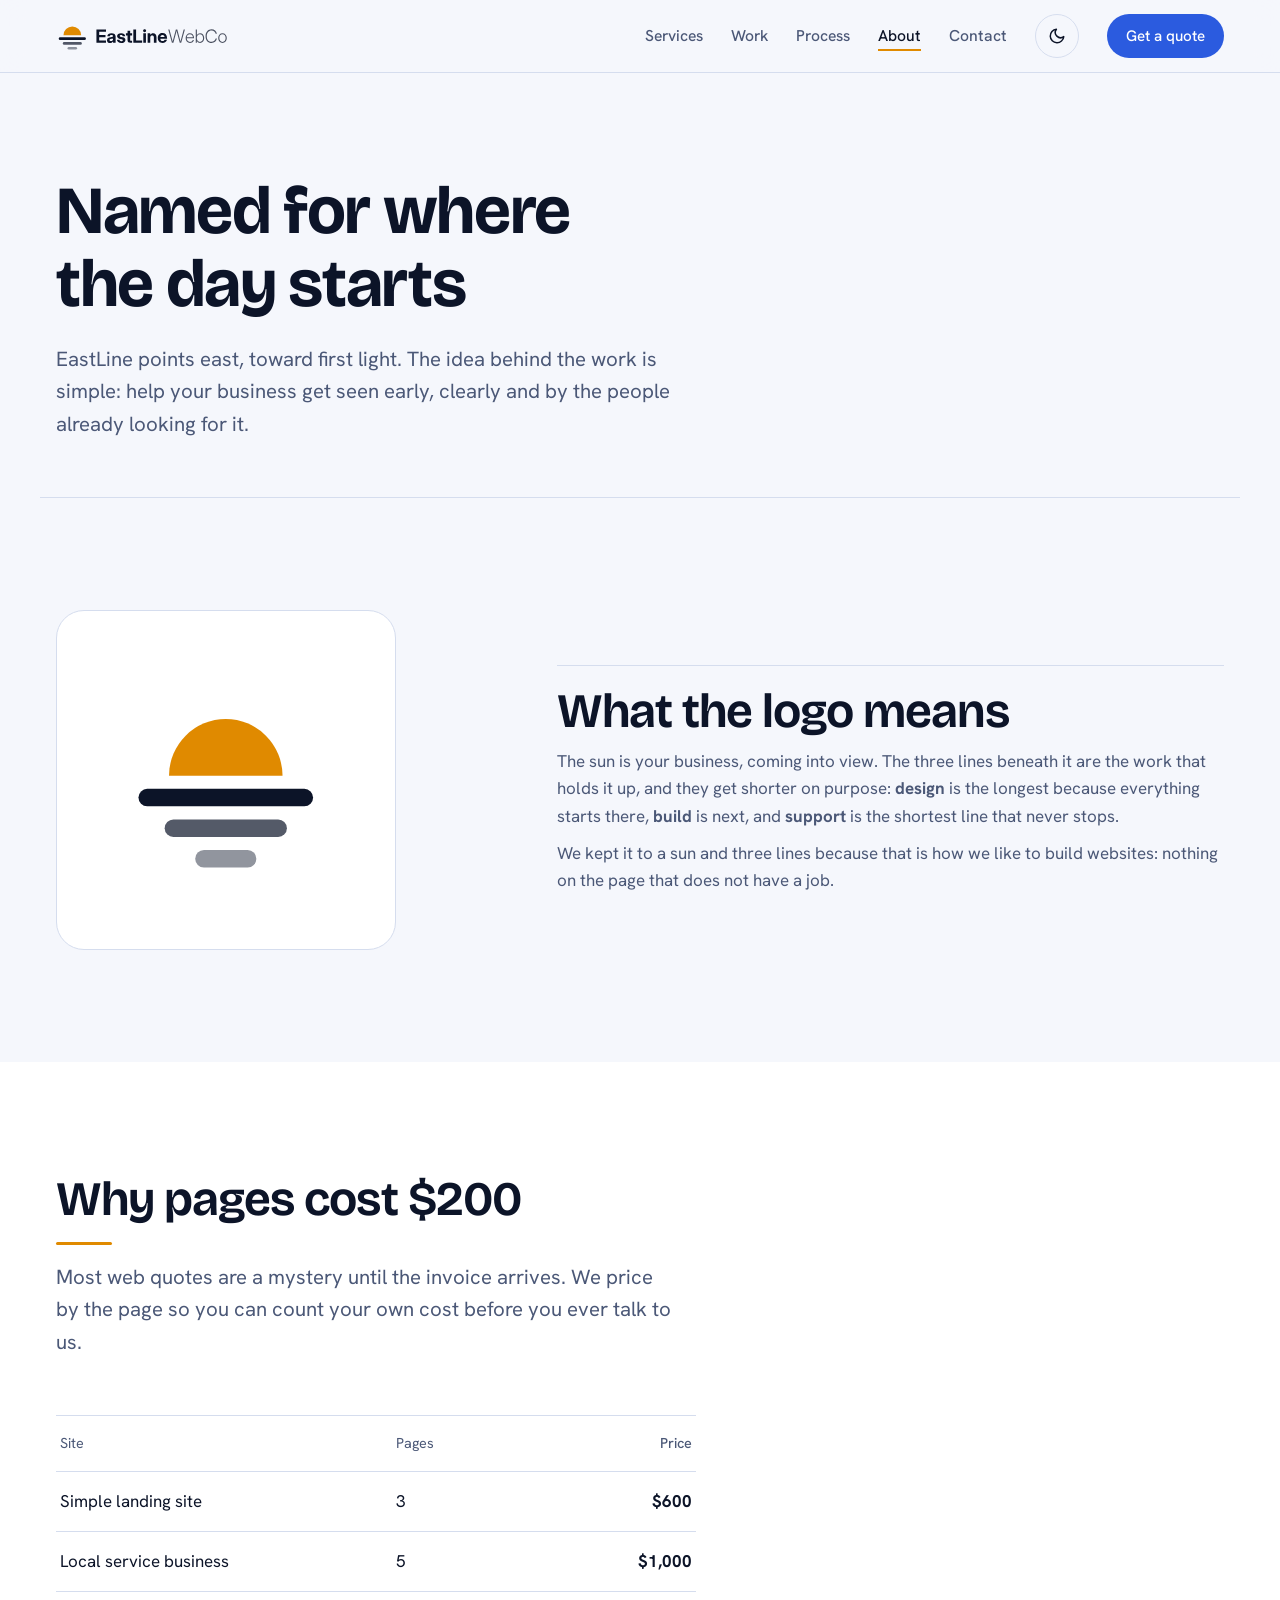
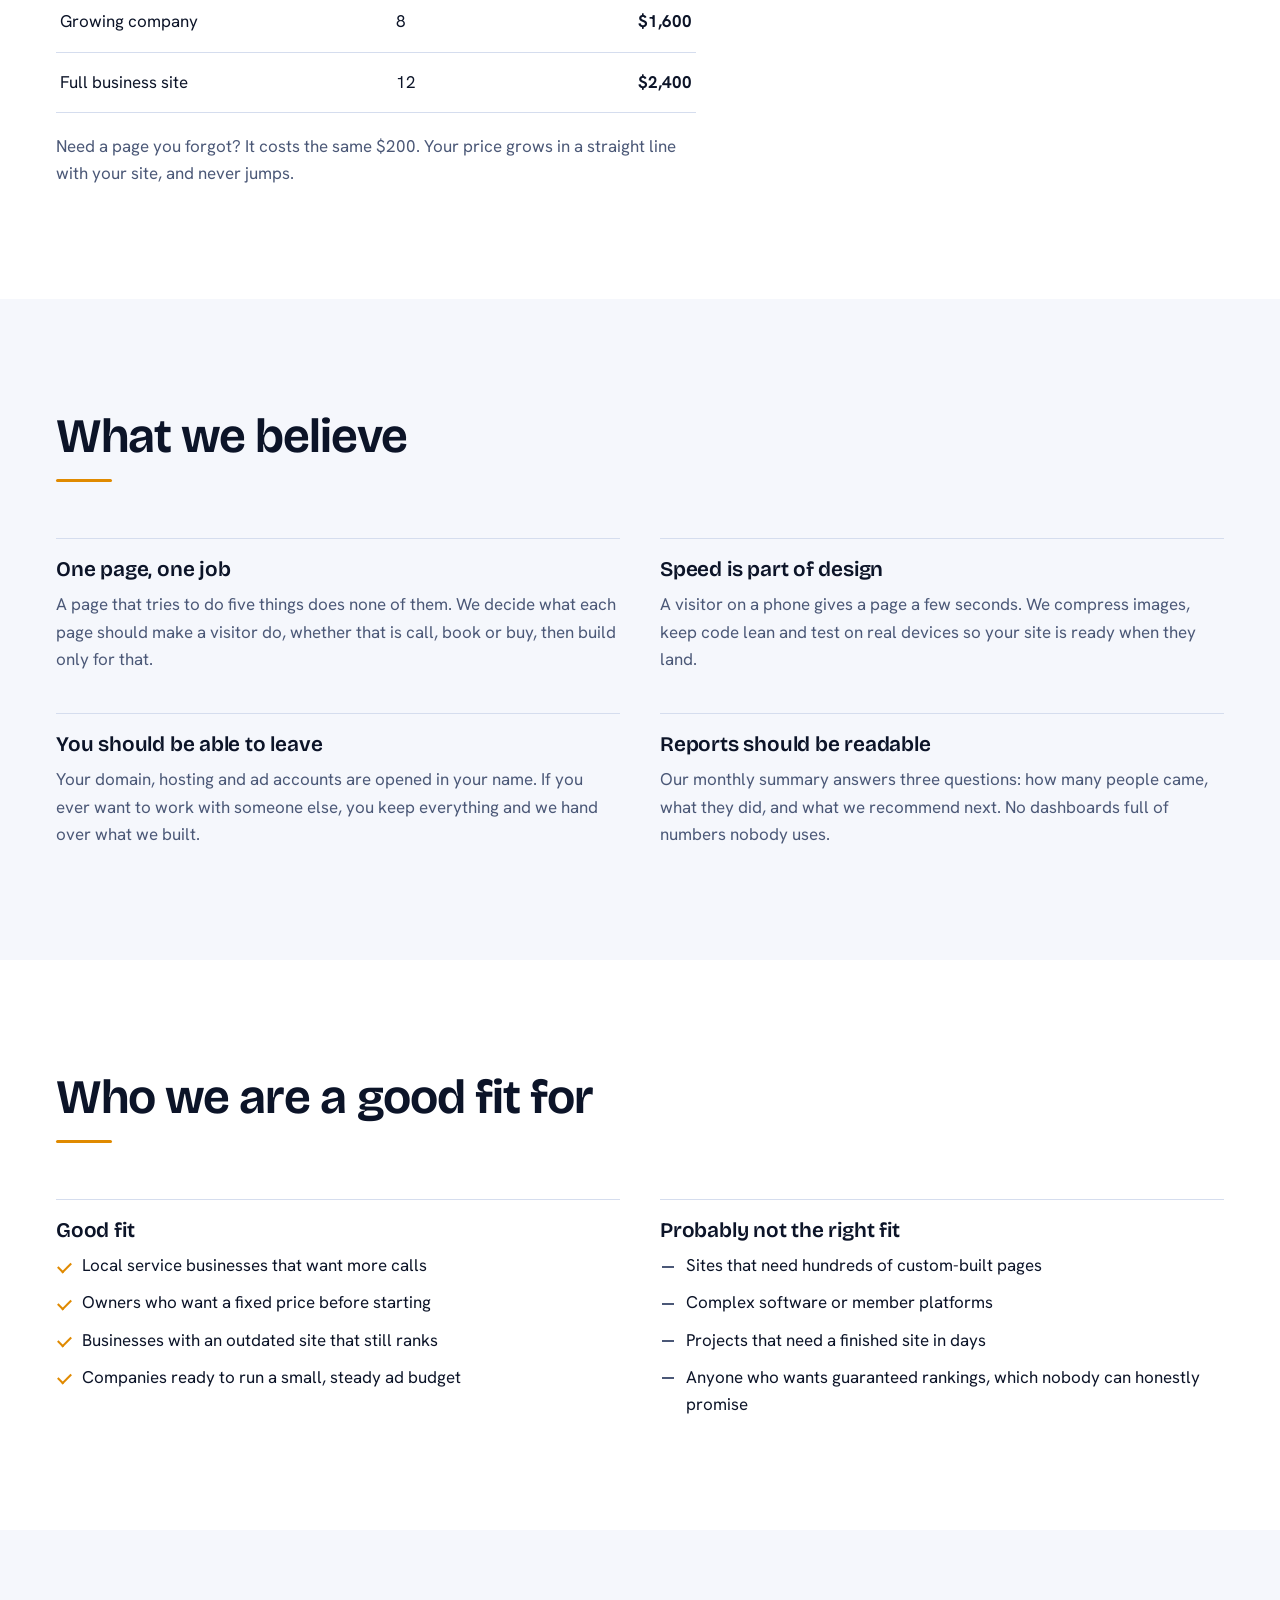
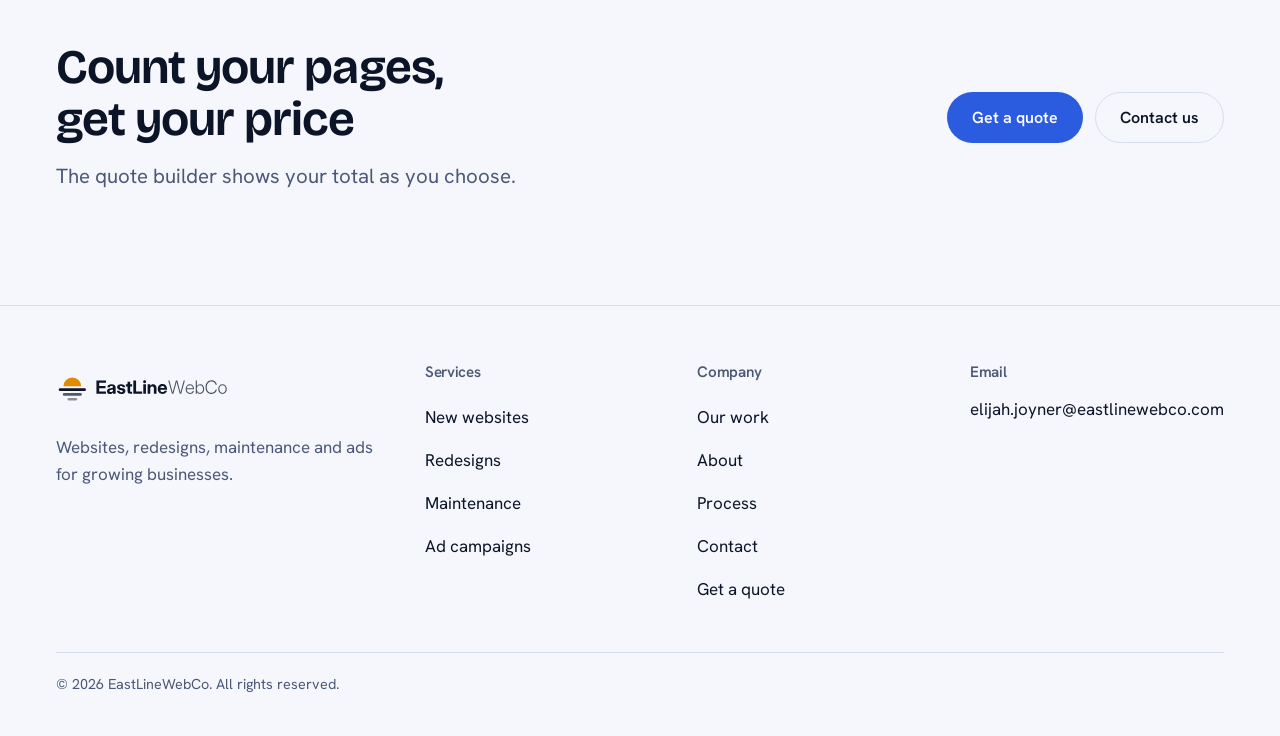
<file: public/about.html>
<!doctype html>
<html lang="en"><head><meta charset="utf-8"><meta name="viewport" content="width=device-width,initial-scale=1,viewport-fit=cover"><meta name="claude:viewport-fit-sides" content="cover">
<title>About | EastLineWebCo</title>
<meta name="theme-color" content="#0A1020" media="(prefers-color-scheme: dark)"><meta name="theme-color" content="#F5F7FC" media="(prefers-color-scheme: light)"><meta name="format-detection" content="telephone=no"><meta name="description" content="EastLineWebCo is named for first light. Learn what the logo means, why pages cost $200, and who we are a good fit for."><link rel="icon" type="image/svg+xml" href="[data-uri]"><link rel="apple-touch-icon" href="assets/apple-touch-icon.png"><link rel="manifest" href="manifest.webmanifest">
<link rel="preconnect" href="https://fonts.googleapis.com"><link rel="preconnect" href="https://fonts.gstatic.com" crossorigin><link rel="stylesheet" href="https://fonts.googleapis.com/css2?family=Bricolage+Grotesque:opsz,wght@12..96,500..800&family=Hanken+Grotesk:wght@400;500;600;700&display=swap">
<link rel="stylesheet" href="assets/styles.css">
<script>(function(){var R=document.documentElement,RE=/(^|\|)elw:(light|dark)$/;function rd(){var t=null;try{t=localStorage.getItem("elw-theme")}catch(e){}if(!t){try{t=sessionStorage.getItem("elw-theme")}catch(e){}}if(!t){var m=RE.exec(window.name||"");t=m&&m[2]}return t==="light"||t==="dark"?t:null}window.elwTheme={get:rd,set:function(v){try{localStorage.setItem("elw-theme",v)}catch(e){}try{sessionStorage.setItem("elw-theme",v)}catch(e){}try{var b=(window.name||"").replace(RE,"");window.name=(b?b+"|":"")+"elw:"+v}catch(e){}}};var t=rd();if(t)R.setAttribute("data-theme",t)})();</script>
</head><body>
<header class="site-header"><div class="wrap bar">
<a class="logo" href="index.html" aria-label="EastLineWebCo home"><svg class="logo-svg" viewBox="0 0 254 50" height="34" role="img" aria-label="EastLineWebCo"><path d="M11 24a13 13 0 0 1 26 0z" fill="var(--warm,#FFB547)"/><rect x="4" y="27" width="40" height="4" rx="2" fill="currentColor"/><rect x="10" y="34" width="28" height="4" rx="2" fill="currentColor" opacity=".7"/><rect x="17" y="41" width="14" height="4" rx="2" fill="currentColor" opacity=".45"/><path d="M59.46 35H73.56V31.52H63.52V26.77H72.81V23.39H63.52V18.84H73.56V15.36H59.46ZM79.77 35.24C81.91 35.24 83.11 34.39 83.85 33.04H83.9V35H87.7V25.56C87.7 22.58 85.51 20.79 81.7 20.79C77.87 20.79 75.61 22.61 75.44 25.48H79.09C79.18 24.41 80.13 23.68 81.58 23.68C83 23.68 83.86 24.39 83.86 25.42V25.51C83.86 26.4 82.96 26.52 80.42 26.77C77.52 27.04 74.99 27.93 74.99 31.07C74.99 33.85 76.99 35.24 79.77 35.24ZM80.85 32.53C79.55 32.53 78.71 31.95 78.71 30.97C78.71 29.86 79.76 29.34 81.09 29.15C82.34 28.95 83.44 28.76 83.89 28.51V29.91C83.89 31.41 82.73 32.53 80.85 32.53ZM95.96 35.34C99.59 35.34 102.13 33.52 102.13 30.74C102.13 28.7 100.83 27.49 98.03 26.93L95.39 26.42C94.32 26.19 93.7 25.73 93.7 25.02C93.7 24.19 94.51 23.54 95.84 23.54C97.21 23.54 98.16 24.37 98.18 25.49H101.78C101.7 22.59 99.33 20.79 95.73 20.79C92.11 20.79 89.83 22.53 89.83 25.17C89.83 27.33 91.26 28.7 93.97 29.23L96.4 29.7C97.54 29.92 98.21 30.36 98.21 31.1C98.21 31.95 97.33 32.56 95.89 32.56C94.37 32.56 93.48 31.84 93.33 30.62H89.51C89.75 33.62 92.34 35.34 95.96 35.34ZM111.94 21.08H109.09V17.28H105.2V21.08H102.81V24.12H105.2V31.31C105.2 33.84 106.62 35 109.67 35H111.94V31.95H110.45C109.4 31.95 109.09 31.65 109.09 30.7V24.12H111.94ZM113.71 35H126.7V31.52H117.78V15.36H113.71ZM128.38 35H132.27V21.08H128.38ZM130.32 19.32C131.6 19.32 132.53 18.44 132.53 17.25C132.53 16.07 131.6 15.19 130.32 15.19C129.04 15.19 128.11 16.07 128.11 17.25C128.11 18.44 129.04 19.32 130.32 19.32ZM138.63 27.26C138.63 25.1 139.75 24.14 141.36 24.14C142.98 24.14 143.92 25.13 143.92 27V35H147.8V26.29C147.8 22.77 145.88 20.79 142.92 20.79C140.91 20.79 139.5 21.68 138.57 23.27V21.08H134.74V35H138.63ZM156.63 35.32C160.01 35.32 162.7 33.39 163.21 30.62H159.67C159.31 31.7 158.27 32.4 156.75 32.4C154.71 32.4 153.52 31.07 153.46 29.01H163.36V27.97C163.36 23.73 160.6 20.76 156.5 20.76C152.51 20.76 149.67 23.81 149.67 28.05C149.67 32.28 152.42 35.32 156.63 35.32ZM153.48 26.54C153.69 24.8 154.84 23.71 156.58 23.71C158.34 23.71 159.5 24.8 159.69 26.54Z" fill="currentColor"/><path d="M170.48 35H172.66L176.27 21.71C176.65 20.29 176.98 18.86 177.31 17.44C177.64 18.86 177.98 20.29 178.37 21.71L181.98 35H184.14L189.57 15.36H187.75L184.22 28.53C183.81 30.1 183.42 31.65 183.06 33.21C182.7 31.65 182.31 30.1 181.9 28.53L178.39 15.36H176.26L172.72 28.53C172.32 30.11 171.92 31.68 171.56 33.26C171.21 31.68 170.83 30.11 170.4 28.53L166.87 15.36H165.06ZM196.97 35.28C199.89 35.28 202.28 33.5 202.85 30.83H201.14C200.66 32.57 199.07 33.72 196.97 33.72C194.13 33.72 192.38 31.57 192.31 28.47H203.08V27.95C203.08 23.77 200.64 20.8 196.86 20.8C193.21 20.8 190.62 23.85 190.62 28.05C190.62 32.23 193.05 35.28 196.97 35.28ZM192.32 26.98C192.56 24.18 194.33 22.33 196.86 22.33C199.4 22.33 201.2 24.19 201.38 26.98ZM211.93 35.25C215.5 35.25 217.99 32.35 217.99 28.04C217.99 23.73 215.49 20.83 211.93 20.83C209.83 20.83 208 21.92 207.23 23.7H207.21V15.36H205.52V35H207.18V32.36H207.19C208.06 34.17 209.83 35.25 211.93 35.25ZM211.69 33.69C208.89 33.69 207.09 31.48 207.09 28.04C207.09 24.6 208.89 22.37 211.69 22.37C214.34 22.37 216.28 24.41 216.28 28.04C216.28 31.66 214.34 33.69 211.69 33.69ZM228.71 35.28C232.99 35.28 235.97 32.38 236.62 28.74H234.8C234.18 31.52 231.95 33.6 228.71 33.6C224.6 33.6 221.72 30.36 221.72 25.19C221.72 20.02 224.6 16.75 228.71 16.75C231.97 16.75 234.19 18.84 234.78 21.65H236.62C235.97 17.98 232.99 15.08 228.71 15.08C223.47 15.08 219.94 19.22 219.94 25.19C219.94 31.14 223.47 35.28 228.71 35.28ZM244.85 35.28C248.62 35.28 251.19 32.27 251.19 28.05C251.19 23.82 248.62 20.8 244.85 20.8C241.08 20.8 238.51 23.82 238.51 28.05C238.51 32.27 241.08 35.28 244.85 35.28ZM244.85 33.72C242.02 33.72 240.22 31.45 240.22 28.05C240.22 24.65 242.03 22.36 244.85 22.36C247.67 22.36 249.48 24.65 249.48 28.05C249.48 31.44 247.69 33.72 244.85 33.72Z" fill="currentColor" opacity=".72"/></svg></a>
<button class="icon-btn menu-btn" id="menu-btn" aria-label="Menu" aria-expanded="false" aria-controls="nav"><svg width="20" height="20" viewBox="0 0 24 24" fill="none" stroke="currentColor" stroke-width="2" stroke-linecap="round"><path d="M4 7h16M4 12h16M4 17h16"/></svg></button>
<nav class="nav" id="nav" aria-label="Main"><a href="services.html">Services</a><a href="work.html">Work</a><a href="process.html">Process</a><a href="about.html" aria-current="page">About</a><a href="contact.html">Contact</a>
<button class="icon-btn" id="theme-btn" aria-label="Switch light or dark theme"><svg width="18" height="18" viewBox="0 0 24 24" fill="none" stroke="currentColor" stroke-width="2" stroke-linecap="round" stroke-linejoin="round"><path d="M21 12.8A9 9 0 1 1 11.2 3a7 7 0 0 0 9.8 9.8z"/></svg></button>
<a class="btn primary sm" href="quote.html">Get a quote</a></nav><div class="progress" id="progress" aria-hidden="true"></div></div></header>
<main><div class="wrap page-head"><h1>Named for where the day starts</h1><p class="lead">EastLine points east, toward first light. The idea behind the work is simple: help your business get seen early, clearly and by the people already looking for it.</p></div>

<section class="section">
  <div class="wrap about-mark">
    <div class="mark-art" aria-hidden="true"><svg viewBox="0 0 48 50" role="img" aria-label="EastLineWebCo mark"><path d="M11 24a13 13 0 0 1 26 0z" fill="var(--warm,#FFB547)"/><rect x="4" y="27" width="40" height="4" rx="2" fill="currentColor"/><rect x="10" y="34" width="28" height="4" rx="2" fill="currentColor" opacity=".7"/><rect x="17" y="41" width="14" height="4" rx="2" fill="currentColor" opacity=".45"/></svg></div>
    <div class="col"><h2>What the logo means</h2><p>The sun is your business, coming into view. The three lines beneath it are the work that holds it up, and they get shorter on purpose: <b>design</b> is the longest because everything starts there, <b>build</b> is next, and <b>support</b> is the shortest line that never stops.</p><p>We kept it to a sun and three lines because that is how we like to build websites: nothing on the page that does not have a job.</p></div>
  </div>
</section>

<section class="section alt">
  <div class="wrap">
    <div class="sec-head"><h2>Why pages cost $200</h2><p class="lead">Most web quotes are a mystery until the invoice arrives. We price by the page so you can count your own cost before you ever talk to us.</p></div>
    <div class="price-table" role="table" aria-label="Example website prices">
      <div class="pt-row head" role="row"><span role="columnheader">Site</span><span role="columnheader">Pages</span><span role="columnheader">Price</span></div>
      <div class="pt-row" role="row"><span role="cell">Simple landing site</span><span role="cell">3</span><span role="cell">$600</span></div>
      <div class="pt-row" role="row"><span role="cell">Local service business</span><span role="cell">5</span><span role="cell">$1,000</span></div>
      <div class="pt-row" role="row"><span role="cell">Growing company</span><span role="cell">8</span><span role="cell">$1,600</span></div>
      <div class="pt-row" role="row"><span role="cell">Full business site</span><span role="cell">12</span><span role="cell">$2,400</span></div>
    </div>
    <p class="muted" style="margin-top:20px;max-width:62ch">Need a page you forgot? It costs the same $200. Your price grows in a straight line with your site, and never jumps.</p>
  </div>
</section>

<section class="section">
  <div class="wrap">
    <div class="sec-head"><h2>What we believe</h2></div>
    <div class="cols two">
      <div class="col"><h3>One page, one job</h3><p>A page that tries to do five things does none of them. We decide what each page should make a visitor do, whether that is call, book or buy, then build only for that.</p></div>
      <div class="col"><h3>Speed is part of design</h3><p>A visitor on a phone gives a page a few seconds. We compress images, keep code lean and test on real devices so your site is ready when they land.</p></div>
      <div class="col"><h3>You should be able to leave</h3><p>Your domain, hosting and ad accounts are opened in your name. If you ever want to work with someone else, you keep everything and we hand over what we built.</p></div>
      <div class="col"><h3>Reports should be readable</h3><p>Our monthly summary answers three questions: how many people came, what they did, and what we recommend next. No dashboards full of numbers nobody uses.</p></div>
    </div>
  </div>
</section>

<section class="section alt">
  <div class="wrap">
    <div class="sec-head"><h2>Who we are a good fit for</h2></div>
    <div class="cols two">
      <div class="col"><h3>Good fit</h3><ul class="checks one"><li>Local service businesses that want more calls</li><li>Owners who want a fixed price before starting</li><li>Businesses with an outdated site that still ranks</li><li>Companies ready to run a small, steady ad budget</li></ul></div>
      <div class="col"><h3>Probably not the right fit</h3><ul class="checks one no"><li>Sites that need hundreds of custom-built pages</li><li>Complex software or member platforms</li><li>Projects that need a finished site in days</li><li>Anyone who wants guaranteed rankings, which nobody can honestly promise</li></ul></div>
    </div>
  </div>
</section>

<section class="section"><div class="wrap cta"><div style="display:grid;gap:14px"><h2>Count your pages, get your price</h2><p class="lead">The quote builder shows your total as you choose.</p></div><div class="btns"><a class="btn primary" href="quote.html">Get a quote</a><a class="btn ghost" href="contact.html">Contact us</a></div></div></section>
</main>
<footer class="site-footer"><div class="wrap"><div class="foot">
<div><a class="logo" href="index.html" aria-label="EastLineWebCo home"><svg class="logo-svg" viewBox="0 0 254 50" height="34" role="img" aria-label="EastLineWebCo"><path d="M11 24a13 13 0 0 1 26 0z" fill="var(--warm,#FFB547)"/><rect x="4" y="27" width="40" height="4" rx="2" fill="currentColor"/><rect x="10" y="34" width="28" height="4" rx="2" fill="currentColor" opacity=".7"/><rect x="17" y="41" width="14" height="4" rx="2" fill="currentColor" opacity=".45"/><path d="M59.46 35H73.56V31.52H63.52V26.77H72.81V23.39H63.52V18.84H73.56V15.36H59.46ZM79.77 35.24C81.91 35.24 83.11 34.39 83.85 33.04H83.9V35H87.7V25.56C87.7 22.58 85.51 20.79 81.7 20.79C77.87 20.79 75.61 22.61 75.44 25.48H79.09C79.18 24.41 80.13 23.68 81.58 23.68C83 23.68 83.86 24.39 83.86 25.42V25.51C83.86 26.4 82.96 26.52 80.42 26.77C77.52 27.04 74.99 27.93 74.99 31.07C74.99 33.85 76.99 35.24 79.77 35.24ZM80.85 32.53C79.55 32.53 78.71 31.95 78.71 30.97C78.71 29.86 79.76 29.34 81.09 29.15C82.34 28.95 83.44 28.76 83.89 28.51V29.91C83.89 31.41 82.73 32.53 80.85 32.53ZM95.96 35.34C99.59 35.34 102.13 33.52 102.13 30.74C102.13 28.7 100.83 27.49 98.03 26.93L95.39 26.42C94.32 26.19 93.7 25.73 93.7 25.02C93.7 24.19 94.51 23.54 95.84 23.54C97.21 23.54 98.16 24.37 98.18 25.49H101.78C101.7 22.59 99.33 20.79 95.73 20.79C92.11 20.79 89.83 22.53 89.83 25.17C89.83 27.33 91.26 28.7 93.97 29.23L96.4 29.7C97.54 29.92 98.21 30.36 98.21 31.1C98.21 31.95 97.33 32.56 95.89 32.56C94.37 32.56 93.48 31.84 93.33 30.62H89.51C89.75 33.62 92.34 35.34 95.96 35.34ZM111.94 21.08H109.09V17.28H105.2V21.08H102.81V24.12H105.2V31.31C105.2 33.84 106.62 35 109.67 35H111.94V31.95H110.45C109.4 31.95 109.09 31.65 109.09 30.7V24.12H111.94ZM113.71 35H126.7V31.52H117.78V15.36H113.71ZM128.38 35H132.27V21.08H128.38ZM130.32 19.32C131.6 19.32 132.53 18.44 132.53 17.25C132.53 16.07 131.6 15.19 130.32 15.19C129.04 15.19 128.11 16.07 128.11 17.25C128.11 18.44 129.04 19.32 130.32 19.32ZM138.63 27.26C138.63 25.1 139.75 24.14 141.36 24.14C142.98 24.14 143.92 25.13 143.92 27V35H147.8V26.29C147.8 22.77 145.88 20.79 142.92 20.79C140.91 20.79 139.5 21.68 138.57 23.27V21.08H134.74V35H138.63ZM156.63 35.32C160.01 35.32 162.7 33.39 163.21 30.62H159.67C159.31 31.7 158.27 32.4 156.75 32.4C154.71 32.4 153.52 31.07 153.46 29.01H163.36V27.97C163.36 23.73 160.6 20.76 156.5 20.76C152.51 20.76 149.67 23.81 149.67 28.05C149.67 32.28 152.42 35.32 156.63 35.32ZM153.48 26.54C153.69 24.8 154.84 23.71 156.58 23.71C158.34 23.71 159.5 24.8 159.69 26.54Z" fill="currentColor"/><path d="M170.48 35H172.66L176.27 21.71C176.65 20.29 176.98 18.86 177.31 17.44C177.64 18.86 177.98 20.29 178.37 21.71L181.98 35H184.14L189.57 15.36H187.75L184.22 28.53C183.81 30.1 183.42 31.65 183.06 33.21C182.7 31.65 182.31 30.1 181.9 28.53L178.39 15.36H176.26L172.72 28.53C172.32 30.11 171.92 31.68 171.56 33.26C171.21 31.68 170.83 30.11 170.4 28.53L166.87 15.36H165.06ZM196.97 35.28C199.89 35.28 202.28 33.5 202.85 30.83H201.14C200.66 32.57 199.07 33.72 196.97 33.72C194.13 33.72 192.38 31.57 192.31 28.47H203.08V27.95C203.08 23.77 200.64 20.8 196.86 20.8C193.21 20.8 190.62 23.85 190.62 28.05C190.62 32.23 193.05 35.28 196.97 35.28ZM192.32 26.98C192.56 24.18 194.33 22.33 196.86 22.33C199.4 22.33 201.2 24.19 201.38 26.98ZM211.93 35.25C215.5 35.25 217.99 32.35 217.99 28.04C217.99 23.73 215.49 20.83 211.93 20.83C209.83 20.83 208 21.92 207.23 23.7H207.21V15.36H205.52V35H207.18V32.36H207.19C208.06 34.17 209.83 35.25 211.93 35.25ZM211.69 33.69C208.89 33.69 207.09 31.48 207.09 28.04C207.09 24.6 208.89 22.37 211.69 22.37C214.34 22.37 216.28 24.41 216.28 28.04C216.28 31.66 214.34 33.69 211.69 33.69ZM228.71 35.28C232.99 35.28 235.97 32.38 236.62 28.74H234.8C234.18 31.52 231.95 33.6 228.71 33.6C224.6 33.6 221.72 30.36 221.72 25.19C221.72 20.02 224.6 16.75 228.71 16.75C231.97 16.75 234.19 18.84 234.78 21.65H236.62C235.97 17.98 232.99 15.08 228.71 15.08C223.47 15.08 219.94 19.22 219.94 25.19C219.94 31.14 223.47 35.28 228.71 35.28ZM244.85 35.28C248.62 35.28 251.19 32.27 251.19 28.05C251.19 23.82 248.62 20.8 244.85 20.8C241.08 20.8 238.51 23.82 238.51 28.05C238.51 32.27 241.08 35.28 244.85 35.28ZM244.85 33.72C242.02 33.72 240.22 31.45 240.22 28.05C240.22 24.65 242.03 22.36 244.85 22.36C247.67 22.36 249.48 24.65 249.48 28.05C249.48 31.44 247.69 33.72 244.85 33.72Z" fill="currentColor" opacity=".72"/></svg></a><p class="muted" style="margin-top:14px;max-width:32ch">Websites, redesigns, maintenance and ads for growing businesses.</p></div>
<div><h4>Services</h4><ul><li><a href="services.html#web">New websites</a></li><li><a href="services.html#remodel">Redesigns</a></li><li><a href="services.html#care">Maintenance</a></li><li><a href="services.html#ads">Ad campaigns</a></li></ul></div>
<div><h4>Company</h4><ul><li><a href="work.html">Our work</a></li><li><a href="about.html">About</a></li><li><a href="process.html">Process</a></li><li><a href="contact.html">Contact</a></li><li><a href="quote.html">Get a quote</a></li></ul></div>
<div><h4>Email</h4><ul><li data-email>elijah.joyner@eastlinewebco.com</li></ul></div>
</div><div class="legal"><span>&copy; <span data-year>2026</span> EastLineWebCo. All rights reserved.</span></div></div></footer>
<script src="assets/config.js"></script><script src="assets/app.js"></script>
</body></html>
</file>
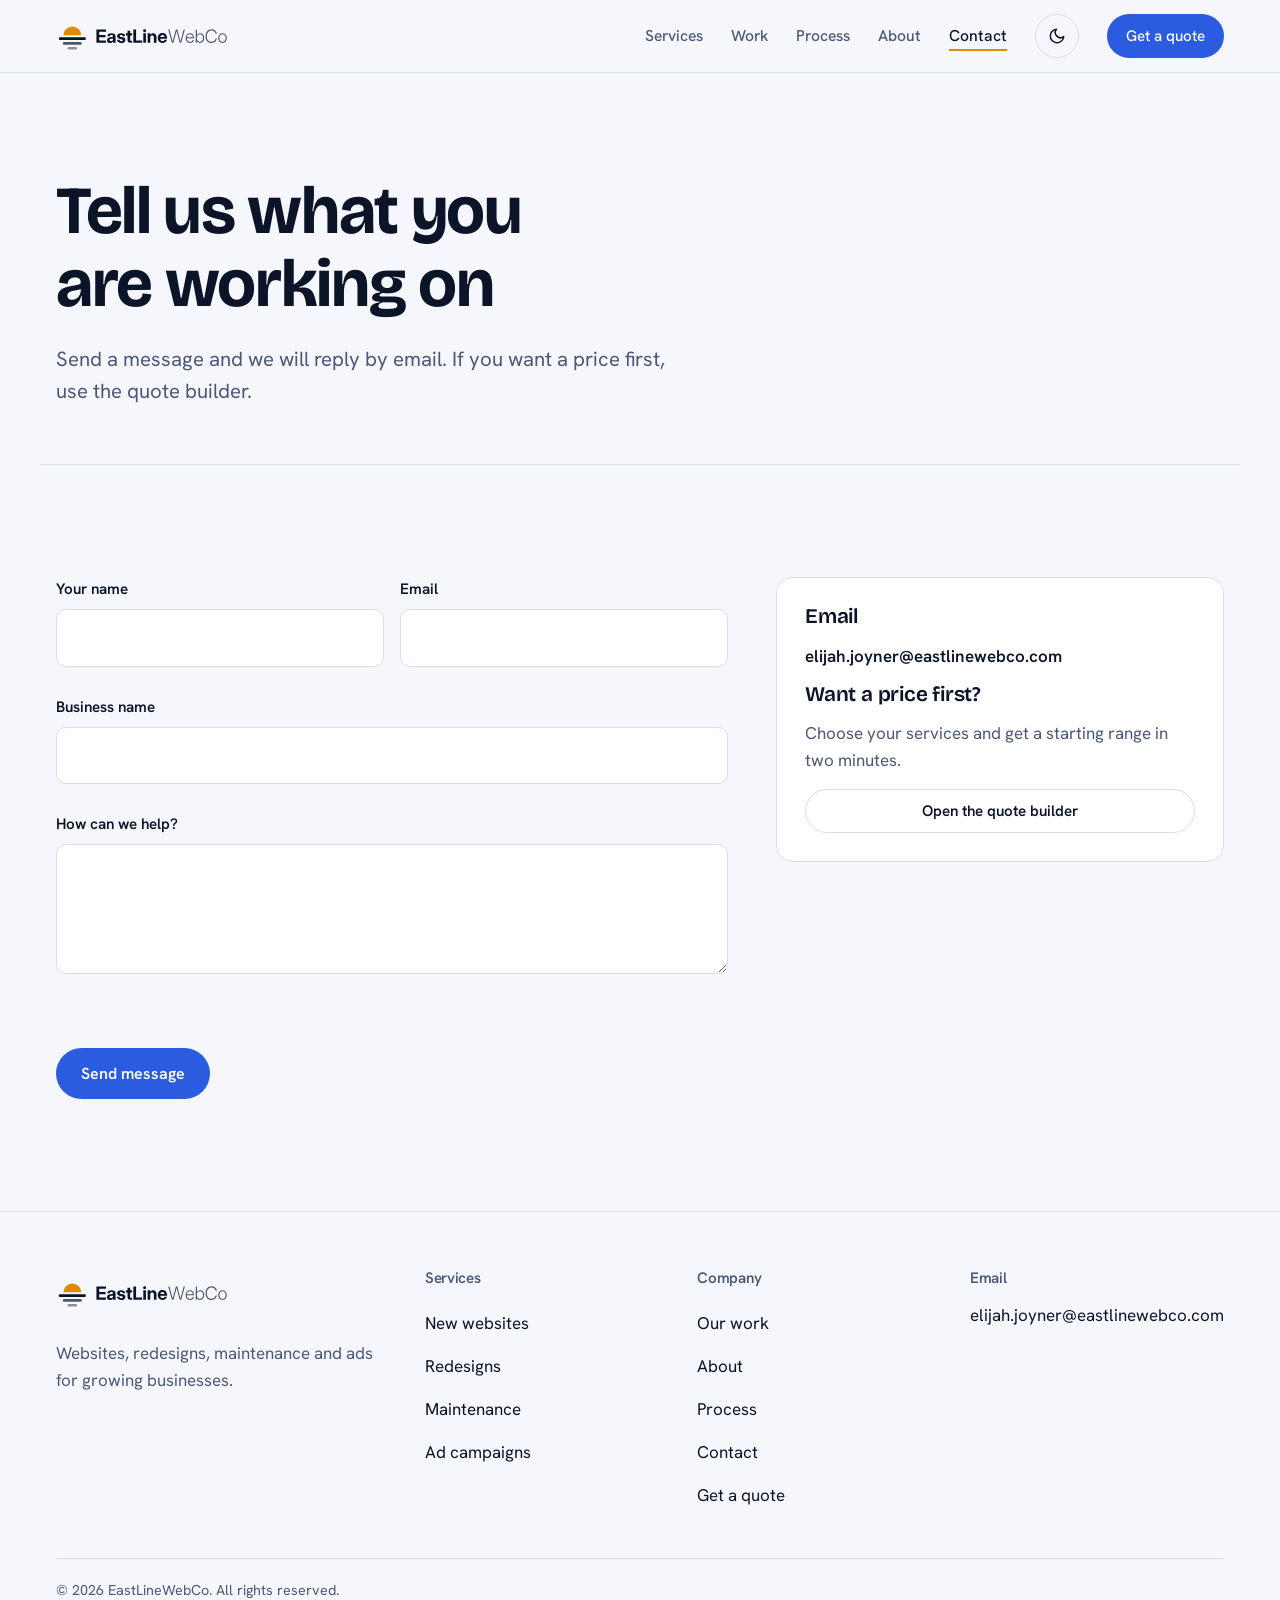
<file: public/contact.html>
<!doctype html>
<html lang="en"><head><meta charset="utf-8"><meta name="viewport" content="width=device-width,initial-scale=1,viewport-fit=cover"><meta name="claude:viewport-fit-sides" content="cover">
<title>Contact | EastLineWebCo</title>
<meta name="theme-color" content="#0A1020" media="(prefers-color-scheme: dark)"><meta name="theme-color" content="#F5F7FC" media="(prefers-color-scheme: light)"><meta name="format-detection" content="telephone=no"><meta name="description" content="Contact EastLineWebCo about a new website, redesign, maintenance or ad campaign."><link rel="icon" type="image/svg+xml" href="[data-uri]"><link rel="apple-touch-icon" href="assets/apple-touch-icon.png"><link rel="manifest" href="manifest.webmanifest">
<link rel="preconnect" href="https://fonts.googleapis.com"><link rel="preconnect" href="https://fonts.gstatic.com" crossorigin><link rel="stylesheet" href="https://fonts.googleapis.com/css2?family=Bricolage+Grotesque:opsz,wght@12..96,500..800&family=Hanken+Grotesk:wght@400;500;600;700&display=swap">
<link rel="stylesheet" href="assets/styles.css">
<script>(function(){var R=document.documentElement,RE=/(^|\|)elw:(light|dark)$/;function rd(){var t=null;try{t=localStorage.getItem("elw-theme")}catch(e){}if(!t){try{t=sessionStorage.getItem("elw-theme")}catch(e){}}if(!t){var m=RE.exec(window.name||"");t=m&&m[2]}return t==="light"||t==="dark"?t:null}window.elwTheme={get:rd,set:function(v){try{localStorage.setItem("elw-theme",v)}catch(e){}try{sessionStorage.setItem("elw-theme",v)}catch(e){}try{var b=(window.name||"").replace(RE,"");window.name=(b?b+"|":"")+"elw:"+v}catch(e){}}};var t=rd();if(t)R.setAttribute("data-theme",t)})();</script>
</head><body>
<header class="site-header"><div class="wrap bar">
<a class="logo" href="index.html" aria-label="EastLineWebCo home"><svg class="logo-svg" viewBox="0 0 254 50" height="34" role="img" aria-label="EastLineWebCo"><path d="M11 24a13 13 0 0 1 26 0z" fill="var(--warm,#FFB547)"/><rect x="4" y="27" width="40" height="4" rx="2" fill="currentColor"/><rect x="10" y="34" width="28" height="4" rx="2" fill="currentColor" opacity=".7"/><rect x="17" y="41" width="14" height="4" rx="2" fill="currentColor" opacity=".45"/><path d="M59.46 35H73.56V31.52H63.52V26.77H72.81V23.39H63.52V18.84H73.56V15.36H59.46ZM79.77 35.24C81.91 35.24 83.11 34.39 83.85 33.04H83.9V35H87.7V25.56C87.7 22.58 85.51 20.79 81.7 20.79C77.87 20.79 75.61 22.61 75.44 25.48H79.09C79.18 24.41 80.13 23.68 81.58 23.68C83 23.68 83.86 24.39 83.86 25.42V25.51C83.86 26.4 82.96 26.52 80.42 26.77C77.52 27.04 74.99 27.93 74.99 31.07C74.99 33.85 76.99 35.24 79.77 35.24ZM80.85 32.53C79.55 32.53 78.71 31.95 78.71 30.97C78.71 29.86 79.76 29.34 81.09 29.15C82.34 28.95 83.44 28.76 83.89 28.51V29.91C83.89 31.41 82.73 32.53 80.85 32.53ZM95.96 35.34C99.59 35.34 102.13 33.52 102.13 30.74C102.13 28.7 100.83 27.49 98.03 26.93L95.39 26.42C94.32 26.19 93.7 25.73 93.7 25.02C93.7 24.19 94.51 23.54 95.84 23.54C97.21 23.54 98.16 24.37 98.18 25.49H101.78C101.7 22.59 99.33 20.79 95.73 20.79C92.11 20.79 89.83 22.53 89.83 25.17C89.83 27.33 91.26 28.7 93.97 29.23L96.4 29.7C97.54 29.92 98.21 30.36 98.21 31.1C98.21 31.95 97.33 32.56 95.89 32.56C94.37 32.56 93.48 31.84 93.33 30.62H89.51C89.75 33.62 92.34 35.34 95.96 35.34ZM111.94 21.08H109.09V17.28H105.2V21.08H102.81V24.12H105.2V31.31C105.2 33.84 106.62 35 109.67 35H111.94V31.95H110.45C109.4 31.95 109.09 31.65 109.09 30.7V24.12H111.94ZM113.71 35H126.7V31.52H117.78V15.36H113.71ZM128.38 35H132.27V21.08H128.38ZM130.32 19.32C131.6 19.32 132.53 18.44 132.53 17.25C132.53 16.07 131.6 15.19 130.32 15.19C129.04 15.19 128.11 16.07 128.11 17.25C128.11 18.44 129.04 19.32 130.32 19.32ZM138.63 27.26C138.63 25.1 139.75 24.14 141.36 24.14C142.98 24.14 143.92 25.13 143.92 27V35H147.8V26.29C147.8 22.77 145.88 20.79 142.92 20.79C140.91 20.79 139.5 21.68 138.57 23.27V21.08H134.74V35H138.63ZM156.63 35.32C160.01 35.32 162.7 33.39 163.21 30.62H159.67C159.31 31.7 158.27 32.4 156.75 32.4C154.71 32.4 153.52 31.07 153.46 29.01H163.36V27.97C163.36 23.73 160.6 20.76 156.5 20.76C152.51 20.76 149.67 23.81 149.67 28.05C149.67 32.28 152.42 35.32 156.63 35.32ZM153.48 26.54C153.69 24.8 154.84 23.71 156.58 23.71C158.34 23.71 159.5 24.8 159.69 26.54Z" fill="currentColor"/><path d="M170.48 35H172.66L176.27 21.71C176.65 20.29 176.98 18.86 177.31 17.44C177.64 18.86 177.98 20.29 178.37 21.71L181.98 35H184.14L189.57 15.36H187.75L184.22 28.53C183.81 30.1 183.42 31.65 183.06 33.21C182.7 31.65 182.31 30.1 181.9 28.53L178.39 15.36H176.26L172.72 28.53C172.32 30.11 171.92 31.68 171.56 33.26C171.21 31.68 170.83 30.11 170.4 28.53L166.87 15.36H165.06ZM196.97 35.28C199.89 35.28 202.28 33.5 202.85 30.83H201.14C200.66 32.57 199.07 33.72 196.97 33.72C194.13 33.72 192.38 31.57 192.31 28.47H203.08V27.95C203.08 23.77 200.64 20.8 196.86 20.8C193.21 20.8 190.62 23.85 190.62 28.05C190.62 32.23 193.05 35.28 196.97 35.28ZM192.32 26.98C192.56 24.18 194.33 22.33 196.86 22.33C199.4 22.33 201.2 24.19 201.38 26.98ZM211.93 35.25C215.5 35.25 217.99 32.35 217.99 28.04C217.99 23.73 215.49 20.83 211.93 20.83C209.83 20.83 208 21.92 207.23 23.7H207.21V15.36H205.52V35H207.18V32.36H207.19C208.06 34.17 209.83 35.25 211.93 35.25ZM211.69 33.69C208.89 33.69 207.09 31.48 207.09 28.04C207.09 24.6 208.89 22.37 211.69 22.37C214.34 22.37 216.28 24.41 216.28 28.04C216.28 31.66 214.34 33.69 211.69 33.69ZM228.71 35.28C232.99 35.28 235.97 32.38 236.62 28.74H234.8C234.18 31.52 231.95 33.6 228.71 33.6C224.6 33.6 221.72 30.36 221.72 25.19C221.72 20.02 224.6 16.75 228.71 16.75C231.97 16.75 234.19 18.84 234.78 21.65H236.62C235.97 17.98 232.99 15.08 228.71 15.08C223.47 15.08 219.94 19.22 219.94 25.19C219.94 31.14 223.47 35.28 228.71 35.28ZM244.85 35.28C248.62 35.28 251.19 32.27 251.19 28.05C251.19 23.82 248.62 20.8 244.85 20.8C241.08 20.8 238.51 23.82 238.51 28.05C238.51 32.27 241.08 35.28 244.85 35.28ZM244.85 33.72C242.02 33.72 240.22 31.45 240.22 28.05C240.22 24.65 242.03 22.36 244.85 22.36C247.67 22.36 249.48 24.65 249.48 28.05C249.48 31.44 247.69 33.72 244.85 33.72Z" fill="currentColor" opacity=".72"/></svg></a>
<button class="icon-btn menu-btn" id="menu-btn" aria-label="Menu" aria-expanded="false" aria-controls="nav"><svg width="20" height="20" viewBox="0 0 24 24" fill="none" stroke="currentColor" stroke-width="2" stroke-linecap="round"><path d="M4 7h16M4 12h16M4 17h16"/></svg></button>
<nav class="nav" id="nav" aria-label="Main"><a href="services.html">Services</a><a href="work.html">Work</a><a href="process.html">Process</a><a href="about.html">About</a><a href="contact.html" aria-current="page">Contact</a>
<button class="icon-btn" id="theme-btn" aria-label="Switch light or dark theme"><svg width="18" height="18" viewBox="0 0 24 24" fill="none" stroke="currentColor" stroke-width="2" stroke-linecap="round" stroke-linejoin="round"><path d="M21 12.8A9 9 0 1 1 11.2 3a7 7 0 0 0 9.8 9.8z"/></svg></button>
<a class="btn primary sm" href="quote.html">Get a quote</a></nav><div class="progress" id="progress" aria-hidden="true"></div></div></header>
<main><div class="wrap page-head"><h1>Tell us what you are working on</h1><p class="lead">Send a message and we will reply by email. If you want a price first, use the quote builder.</p></div>
<section class="section">
  <div class="wrap form-grid">
    <form data-form="contact" novalidate autocomplete="on">
<div class="hp" aria-hidden="true"><label>Leave this empty<input type="text" name="_gotcha" tabindex="-1" autocomplete="off"></label></div>
      <div class="field-row">
        <div class="field"><label for="c-name">Your name</label><input type="text" id="c-name" name="name" autocomplete="name" required></div>
        <div class="field"><label for="c-email">Email</label><input type="email" id="c-email" name="email" autocomplete="email" required></div>
      </div>
      <div class="field"><label for="c-business">Business name</label><input type="text" id="c-business" name="business" autocomplete="organization"></div>
      <div class="field"><label for="c-message">How can we help?</label><textarea id="c-message" name="message" required></textarea></div>
      <p class="err" role="alert"></p>
      <div><button class="btn primary" type="submit">Send message</button></div>
    </form>
    <aside class="summary">
      <h3>Email</h3><p class="sel" data-email>elijah.joyner@eastlinewebco.com</p>
      <h3>Want a price first?</h3><p class="muted">Choose your services and get a starting range in two minutes.</p>
      <a class="btn ghost sm" href="quote.html">Open the quote builder</a>
    </aside>
  </div>
</section>
</main>
<footer class="site-footer"><div class="wrap"><div class="foot">
<div><a class="logo" href="index.html" aria-label="EastLineWebCo home"><svg class="logo-svg" viewBox="0 0 254 50" height="34" role="img" aria-label="EastLineWebCo"><path d="M11 24a13 13 0 0 1 26 0z" fill="var(--warm,#FFB547)"/><rect x="4" y="27" width="40" height="4" rx="2" fill="currentColor"/><rect x="10" y="34" width="28" height="4" rx="2" fill="currentColor" opacity=".7"/><rect x="17" y="41" width="14" height="4" rx="2" fill="currentColor" opacity=".45"/><path d="M59.46 35H73.56V31.52H63.52V26.77H72.81V23.39H63.52V18.84H73.56V15.36H59.46ZM79.77 35.24C81.91 35.24 83.11 34.39 83.85 33.04H83.9V35H87.7V25.56C87.7 22.58 85.51 20.79 81.7 20.79C77.87 20.79 75.61 22.61 75.44 25.48H79.09C79.18 24.41 80.13 23.68 81.58 23.68C83 23.68 83.86 24.39 83.86 25.42V25.51C83.86 26.4 82.96 26.52 80.42 26.77C77.52 27.04 74.99 27.93 74.99 31.07C74.99 33.85 76.99 35.24 79.77 35.24ZM80.85 32.53C79.55 32.53 78.71 31.95 78.71 30.97C78.71 29.86 79.76 29.34 81.09 29.15C82.34 28.95 83.44 28.76 83.89 28.51V29.91C83.89 31.41 82.73 32.53 80.85 32.53ZM95.96 35.34C99.59 35.34 102.13 33.52 102.13 30.74C102.13 28.7 100.83 27.49 98.03 26.93L95.39 26.42C94.32 26.19 93.7 25.73 93.7 25.02C93.7 24.19 94.51 23.54 95.84 23.54C97.21 23.54 98.16 24.37 98.18 25.49H101.78C101.7 22.59 99.33 20.79 95.73 20.79C92.11 20.79 89.83 22.53 89.83 25.17C89.83 27.33 91.26 28.7 93.97 29.23L96.4 29.7C97.54 29.92 98.21 30.36 98.21 31.1C98.21 31.95 97.33 32.56 95.89 32.56C94.37 32.56 93.48 31.84 93.33 30.62H89.51C89.75 33.62 92.34 35.34 95.96 35.34ZM111.94 21.08H109.09V17.28H105.2V21.08H102.81V24.12H105.2V31.31C105.2 33.84 106.62 35 109.67 35H111.94V31.95H110.45C109.4 31.95 109.09 31.65 109.09 30.7V24.12H111.94ZM113.71 35H126.7V31.52H117.78V15.36H113.71ZM128.38 35H132.27V21.08H128.38ZM130.32 19.32C131.6 19.32 132.53 18.44 132.53 17.25C132.53 16.07 131.6 15.19 130.32 15.19C129.04 15.19 128.11 16.07 128.11 17.25C128.11 18.44 129.04 19.32 130.32 19.32ZM138.63 27.26C138.63 25.1 139.75 24.14 141.36 24.14C142.98 24.14 143.92 25.13 143.92 27V35H147.8V26.29C147.8 22.77 145.88 20.79 142.92 20.79C140.91 20.79 139.5 21.68 138.57 23.27V21.08H134.74V35H138.63ZM156.63 35.32C160.01 35.32 162.7 33.39 163.21 30.62H159.67C159.31 31.7 158.27 32.4 156.75 32.4C154.71 32.4 153.52 31.07 153.46 29.01H163.36V27.97C163.36 23.73 160.6 20.76 156.5 20.76C152.51 20.76 149.67 23.81 149.67 28.05C149.67 32.28 152.42 35.32 156.63 35.32ZM153.48 26.54C153.69 24.8 154.84 23.71 156.58 23.71C158.34 23.71 159.5 24.8 159.69 26.54Z" fill="currentColor"/><path d="M170.48 35H172.66L176.27 21.71C176.65 20.29 176.98 18.86 177.31 17.44C177.64 18.86 177.98 20.29 178.37 21.71L181.98 35H184.14L189.57 15.36H187.75L184.22 28.53C183.81 30.1 183.42 31.65 183.06 33.21C182.7 31.65 182.31 30.1 181.9 28.53L178.39 15.36H176.26L172.72 28.53C172.32 30.11 171.92 31.68 171.56 33.26C171.21 31.68 170.83 30.11 170.4 28.53L166.87 15.36H165.06ZM196.97 35.28C199.89 35.28 202.28 33.5 202.85 30.83H201.14C200.66 32.57 199.07 33.72 196.97 33.72C194.13 33.72 192.38 31.57 192.31 28.47H203.08V27.95C203.08 23.77 200.64 20.8 196.86 20.8C193.21 20.8 190.62 23.85 190.62 28.05C190.62 32.23 193.05 35.28 196.97 35.28ZM192.32 26.98C192.56 24.18 194.33 22.33 196.86 22.33C199.4 22.33 201.2 24.19 201.38 26.98ZM211.93 35.25C215.5 35.25 217.99 32.35 217.99 28.04C217.99 23.73 215.49 20.83 211.93 20.83C209.83 20.83 208 21.92 207.23 23.7H207.21V15.36H205.52V35H207.18V32.36H207.19C208.06 34.17 209.83 35.25 211.93 35.25ZM211.69 33.69C208.89 33.69 207.09 31.48 207.09 28.04C207.09 24.6 208.89 22.37 211.69 22.37C214.34 22.37 216.28 24.41 216.28 28.04C216.28 31.66 214.34 33.69 211.69 33.69ZM228.71 35.28C232.99 35.28 235.97 32.38 236.62 28.74H234.8C234.18 31.52 231.95 33.6 228.71 33.6C224.6 33.6 221.72 30.36 221.72 25.19C221.72 20.02 224.6 16.75 228.71 16.75C231.97 16.75 234.19 18.84 234.78 21.65H236.62C235.97 17.98 232.99 15.08 228.71 15.08C223.47 15.08 219.94 19.22 219.94 25.19C219.94 31.14 223.47 35.28 228.71 35.28ZM244.85 35.28C248.62 35.28 251.19 32.27 251.19 28.05C251.19 23.82 248.62 20.8 244.85 20.8C241.08 20.8 238.51 23.82 238.51 28.05C238.51 32.27 241.08 35.28 244.85 35.28ZM244.85 33.72C242.02 33.72 240.22 31.45 240.22 28.05C240.22 24.65 242.03 22.36 244.85 22.36C247.67 22.36 249.48 24.65 249.48 28.05C249.48 31.44 247.69 33.72 244.85 33.72Z" fill="currentColor" opacity=".72"/></svg></a><p class="muted" style="margin-top:14px;max-width:32ch">Websites, redesigns, maintenance and ads for growing businesses.</p></div>
<div><h4>Services</h4><ul><li><a href="services.html#web">New websites</a></li><li><a href="services.html#remodel">Redesigns</a></li><li><a href="services.html#care">Maintenance</a></li><li><a href="services.html#ads">Ad campaigns</a></li></ul></div>
<div><h4>Company</h4><ul><li><a href="work.html">Our work</a></li><li><a href="about.html">About</a></li><li><a href="process.html">Process</a></li><li><a href="contact.html">Contact</a></li><li><a href="quote.html">Get a quote</a></li></ul></div>
<div><h4>Email</h4><ul><li data-email>elijah.joyner@eastlinewebco.com</li></ul></div>
</div><div class="legal"><span>&copy; <span data-year>2026</span> EastLineWebCo. All rights reserved.</span></div></div></footer>
<script src="assets/config.js"></script><script src="assets/app.js"></script>
</body></html>
</file>
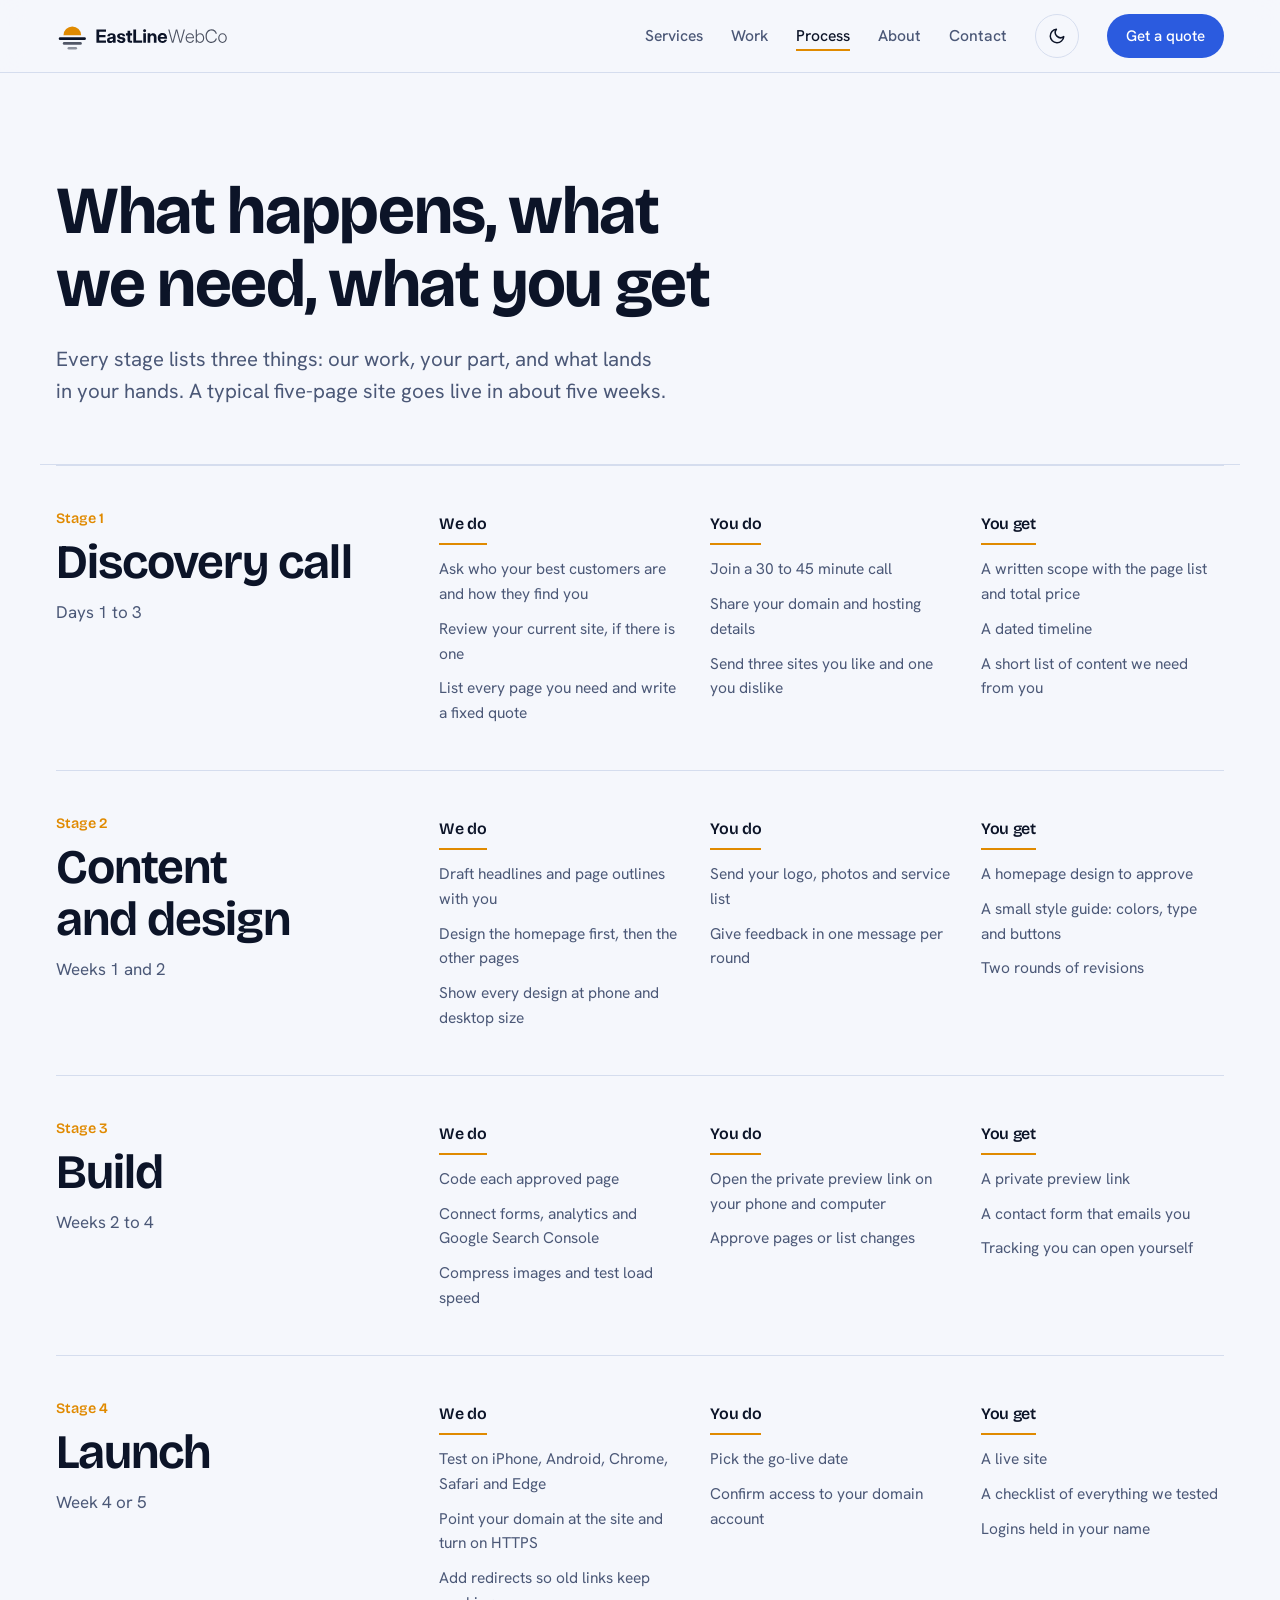
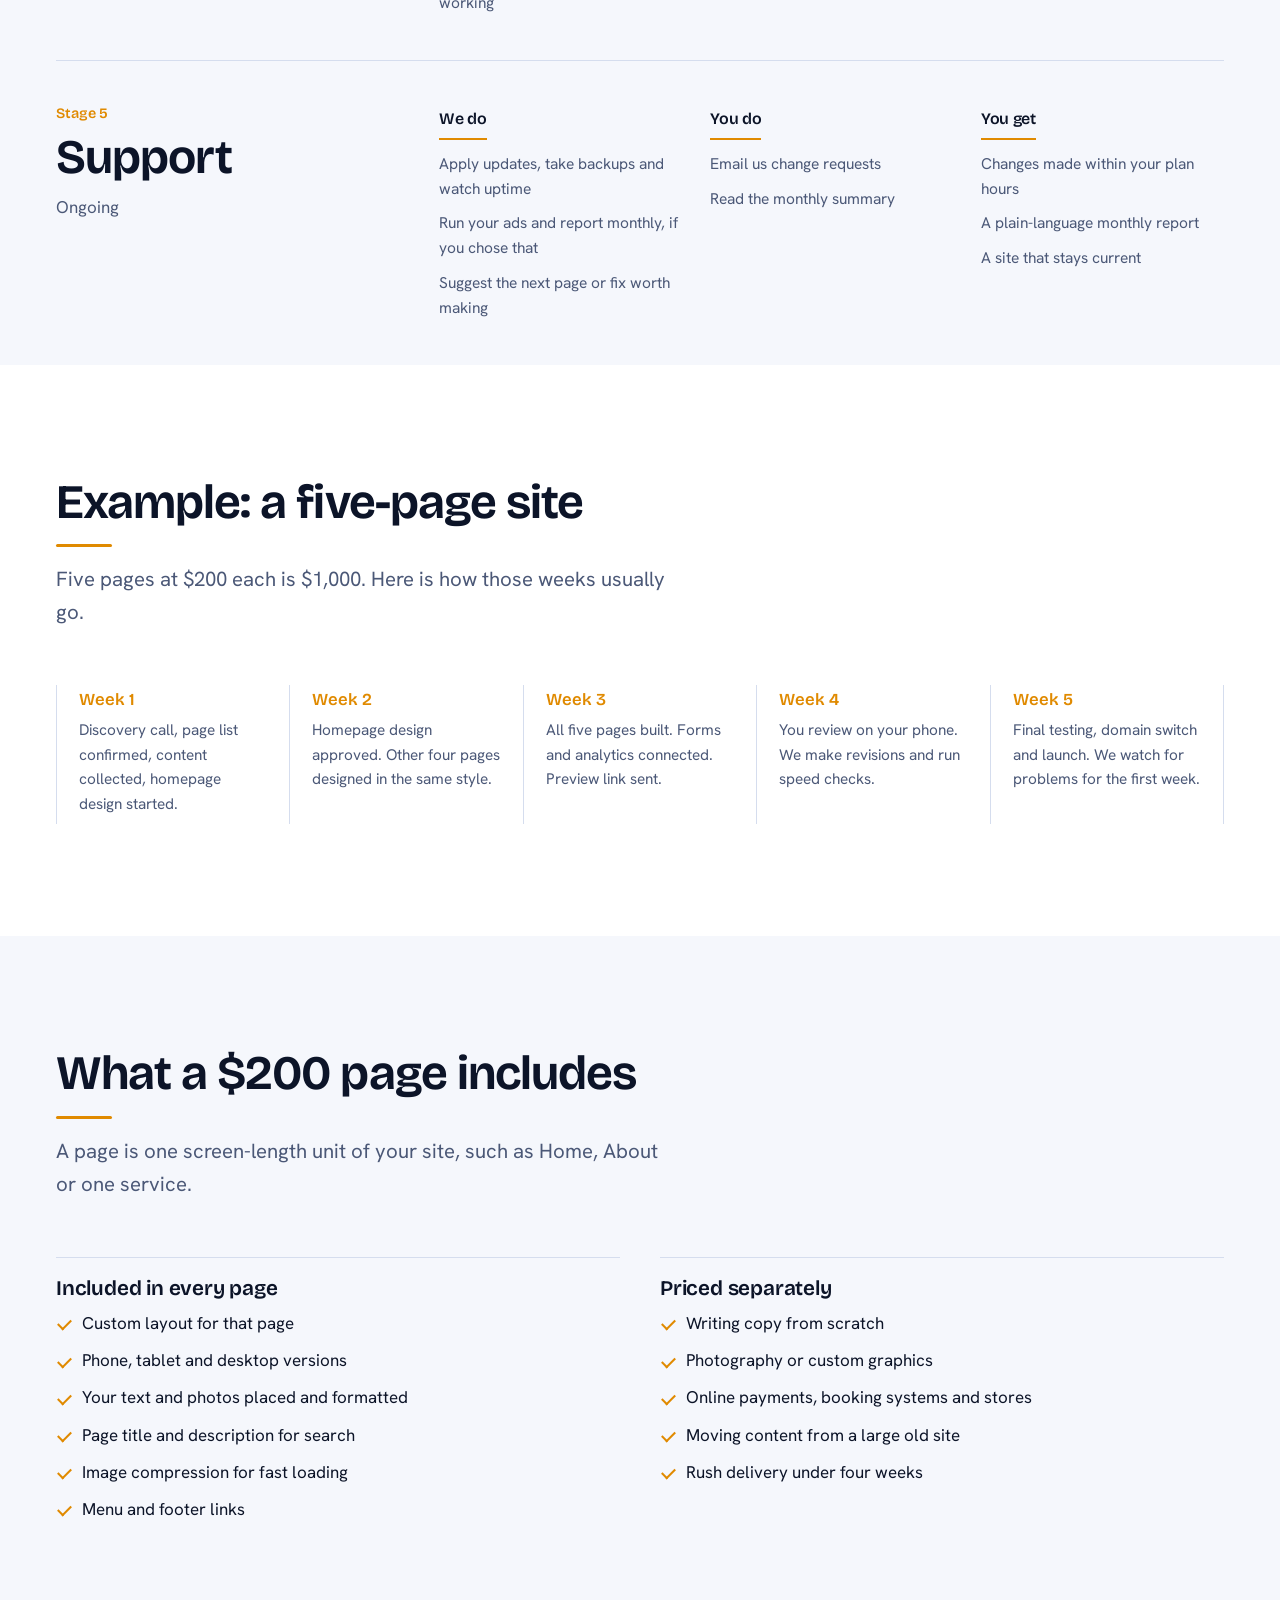
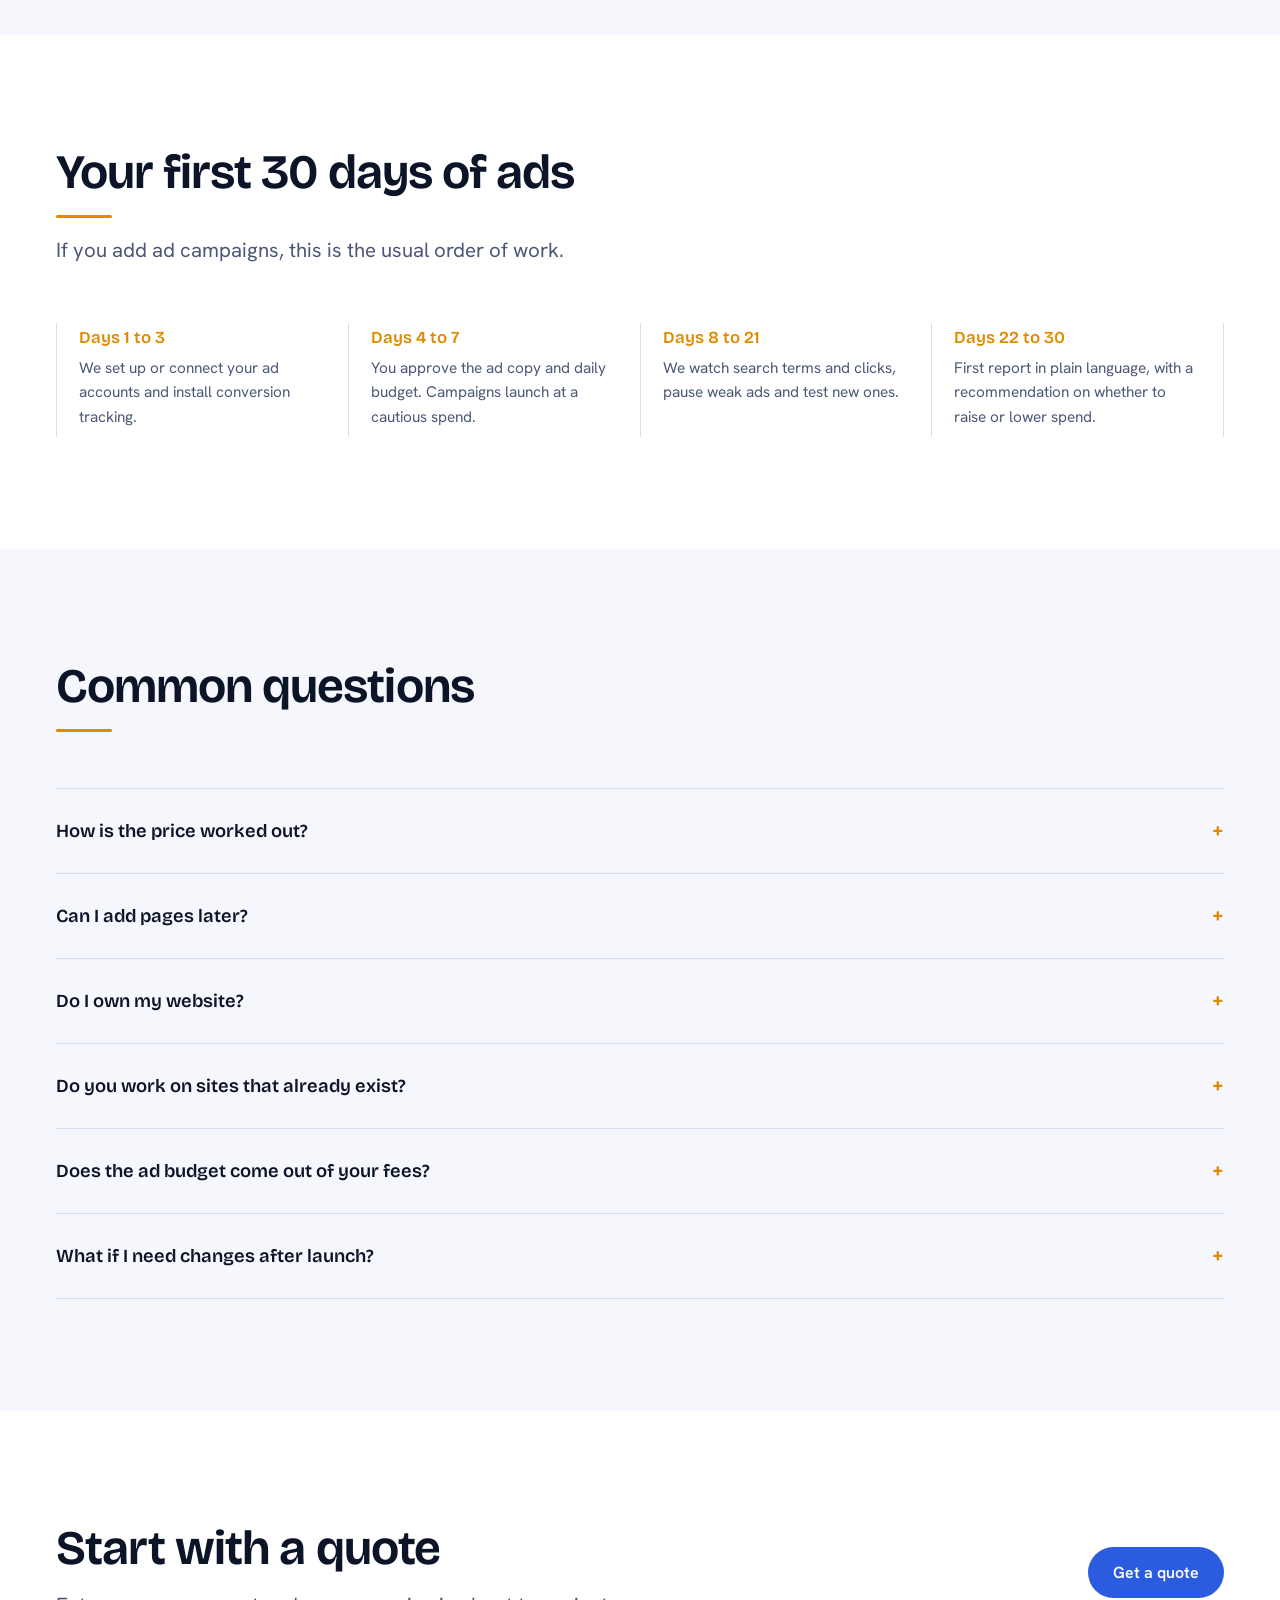
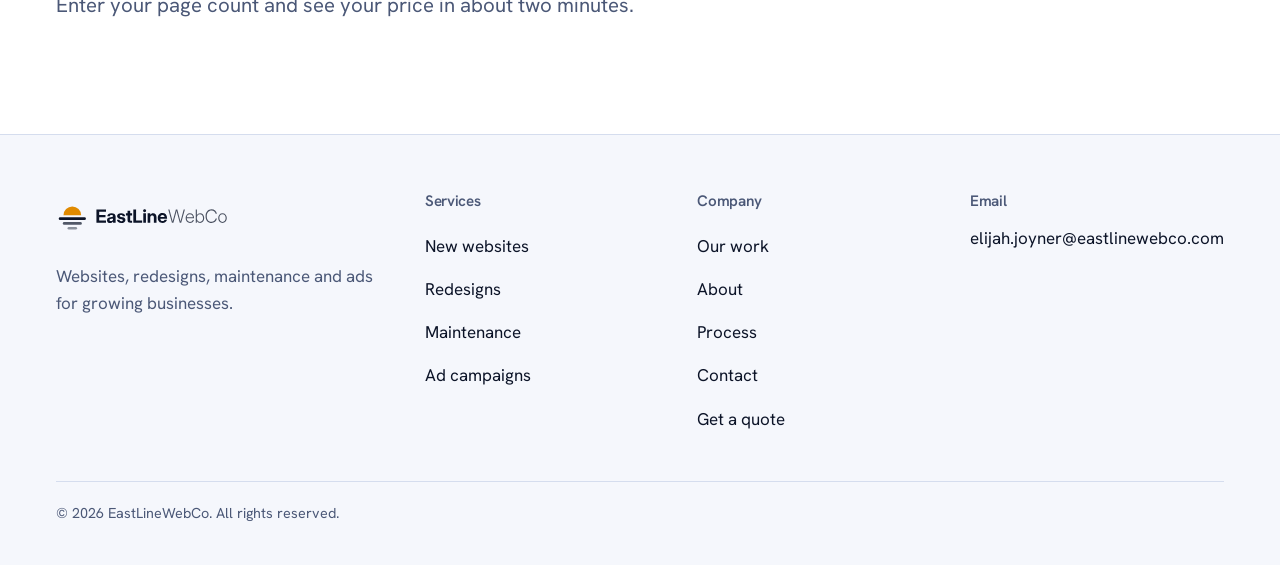
<file: public/process.html>
<!doctype html>
<html lang="en"><head><meta charset="utf-8"><meta name="viewport" content="width=device-width,initial-scale=1,viewport-fit=cover"><meta name="claude:viewport-fit-sides" content="cover">
<title>Process | EastLineWebCo</title>
<meta name="theme-color" content="#0A1020" media="(prefers-color-scheme: dark)"><meta name="theme-color" content="#F5F7FC" media="(prefers-color-scheme: light)"><meta name="format-detection" content="telephone=no"><meta name="description" content="How an EastLineWebCo project runs: five stages, what we do, what you do and what you get at each one."><link rel="icon" type="image/svg+xml" href="[data-uri]"><link rel="apple-touch-icon" href="assets/apple-touch-icon.png"><link rel="manifest" href="manifest.webmanifest">
<link rel="preconnect" href="https://fonts.googleapis.com"><link rel="preconnect" href="https://fonts.gstatic.com" crossorigin><link rel="stylesheet" href="https://fonts.googleapis.com/css2?family=Bricolage+Grotesque:opsz,wght@12..96,500..800&family=Hanken+Grotesk:wght@400;500;600;700&display=swap">
<link rel="stylesheet" href="assets/styles.css">
<script>(function(){var R=document.documentElement,RE=/(^|\|)elw:(light|dark)$/;function rd(){var t=null;try{t=localStorage.getItem("elw-theme")}catch(e){}if(!t){try{t=sessionStorage.getItem("elw-theme")}catch(e){}}if(!t){var m=RE.exec(window.name||"");t=m&&m[2]}return t==="light"||t==="dark"?t:null}window.elwTheme={get:rd,set:function(v){try{localStorage.setItem("elw-theme",v)}catch(e){}try{sessionStorage.setItem("elw-theme",v)}catch(e){}try{var b=(window.name||"").replace(RE,"");window.name=(b?b+"|":"")+"elw:"+v}catch(e){}}};var t=rd();if(t)R.setAttribute("data-theme",t)})();</script>
</head><body>
<header class="site-header"><div class="wrap bar">
<a class="logo" href="index.html" aria-label="EastLineWebCo home"><svg class="logo-svg" viewBox="0 0 254 50" height="34" role="img" aria-label="EastLineWebCo"><path d="M11 24a13 13 0 0 1 26 0z" fill="var(--warm,#FFB547)"/><rect x="4" y="27" width="40" height="4" rx="2" fill="currentColor"/><rect x="10" y="34" width="28" height="4" rx="2" fill="currentColor" opacity=".7"/><rect x="17" y="41" width="14" height="4" rx="2" fill="currentColor" opacity=".45"/><path d="M59.46 35H73.56V31.52H63.52V26.77H72.81V23.39H63.52V18.84H73.56V15.36H59.46ZM79.77 35.24C81.91 35.24 83.11 34.39 83.85 33.04H83.9V35H87.7V25.56C87.7 22.58 85.51 20.79 81.7 20.79C77.87 20.79 75.61 22.61 75.44 25.48H79.09C79.18 24.41 80.13 23.68 81.58 23.68C83 23.68 83.86 24.39 83.86 25.42V25.51C83.86 26.4 82.96 26.52 80.42 26.77C77.52 27.04 74.99 27.93 74.99 31.07C74.99 33.85 76.99 35.24 79.77 35.24ZM80.85 32.53C79.55 32.53 78.71 31.95 78.71 30.97C78.71 29.86 79.76 29.34 81.09 29.15C82.34 28.95 83.44 28.76 83.89 28.51V29.91C83.89 31.41 82.73 32.53 80.85 32.53ZM95.96 35.34C99.59 35.34 102.13 33.52 102.13 30.74C102.13 28.7 100.83 27.49 98.03 26.93L95.39 26.42C94.32 26.19 93.7 25.73 93.7 25.02C93.7 24.19 94.51 23.54 95.84 23.54C97.21 23.54 98.16 24.37 98.18 25.49H101.78C101.7 22.59 99.33 20.79 95.73 20.79C92.11 20.79 89.83 22.53 89.83 25.17C89.83 27.33 91.26 28.7 93.97 29.23L96.4 29.7C97.54 29.92 98.21 30.36 98.21 31.1C98.21 31.95 97.33 32.56 95.89 32.56C94.37 32.56 93.48 31.84 93.33 30.62H89.51C89.75 33.62 92.34 35.34 95.96 35.34ZM111.94 21.08H109.09V17.28H105.2V21.08H102.81V24.12H105.2V31.31C105.2 33.84 106.62 35 109.67 35H111.94V31.95H110.45C109.4 31.95 109.09 31.65 109.09 30.7V24.12H111.94ZM113.71 35H126.7V31.52H117.78V15.36H113.71ZM128.38 35H132.27V21.08H128.38ZM130.32 19.32C131.6 19.32 132.53 18.44 132.53 17.25C132.53 16.07 131.6 15.19 130.32 15.19C129.04 15.19 128.11 16.07 128.11 17.25C128.11 18.44 129.04 19.32 130.32 19.32ZM138.63 27.26C138.63 25.1 139.75 24.14 141.36 24.14C142.98 24.14 143.92 25.13 143.92 27V35H147.8V26.29C147.8 22.77 145.88 20.79 142.92 20.79C140.91 20.79 139.5 21.68 138.57 23.27V21.08H134.74V35H138.63ZM156.63 35.32C160.01 35.32 162.7 33.39 163.21 30.62H159.67C159.31 31.7 158.27 32.4 156.75 32.4C154.71 32.4 153.52 31.07 153.46 29.01H163.36V27.97C163.36 23.73 160.6 20.76 156.5 20.76C152.51 20.76 149.67 23.81 149.67 28.05C149.67 32.28 152.42 35.32 156.63 35.32ZM153.48 26.54C153.69 24.8 154.84 23.71 156.58 23.71C158.34 23.71 159.5 24.8 159.69 26.54Z" fill="currentColor"/><path d="M170.48 35H172.66L176.27 21.71C176.65 20.29 176.98 18.86 177.31 17.44C177.64 18.86 177.98 20.29 178.37 21.71L181.98 35H184.14L189.57 15.36H187.75L184.22 28.53C183.81 30.1 183.42 31.65 183.06 33.21C182.7 31.65 182.31 30.1 181.9 28.53L178.39 15.36H176.26L172.72 28.53C172.32 30.11 171.92 31.68 171.56 33.26C171.21 31.68 170.83 30.11 170.4 28.53L166.87 15.36H165.06ZM196.97 35.28C199.89 35.28 202.28 33.5 202.85 30.83H201.14C200.66 32.57 199.07 33.72 196.97 33.72C194.13 33.72 192.38 31.57 192.31 28.47H203.08V27.95C203.08 23.77 200.64 20.8 196.86 20.8C193.21 20.8 190.62 23.85 190.62 28.05C190.62 32.23 193.05 35.28 196.97 35.28ZM192.32 26.98C192.56 24.18 194.33 22.33 196.86 22.33C199.4 22.33 201.2 24.19 201.38 26.98ZM211.93 35.25C215.5 35.25 217.99 32.35 217.99 28.04C217.99 23.73 215.49 20.83 211.93 20.83C209.83 20.83 208 21.92 207.23 23.7H207.21V15.36H205.52V35H207.18V32.36H207.19C208.06 34.17 209.83 35.25 211.93 35.25ZM211.69 33.69C208.89 33.69 207.09 31.48 207.09 28.04C207.09 24.6 208.89 22.37 211.69 22.37C214.34 22.37 216.28 24.41 216.28 28.04C216.28 31.66 214.34 33.69 211.69 33.69ZM228.71 35.28C232.99 35.28 235.97 32.38 236.62 28.74H234.8C234.18 31.52 231.95 33.6 228.71 33.6C224.6 33.6 221.72 30.36 221.72 25.19C221.72 20.02 224.6 16.75 228.71 16.75C231.97 16.75 234.19 18.84 234.78 21.65H236.62C235.97 17.98 232.99 15.08 228.71 15.08C223.47 15.08 219.94 19.22 219.94 25.19C219.94 31.14 223.47 35.28 228.71 35.28ZM244.85 35.28C248.62 35.28 251.19 32.27 251.19 28.05C251.19 23.82 248.62 20.8 244.85 20.8C241.08 20.8 238.51 23.82 238.51 28.05C238.51 32.27 241.08 35.28 244.85 35.28ZM244.85 33.72C242.02 33.72 240.22 31.45 240.22 28.05C240.22 24.65 242.03 22.36 244.85 22.36C247.67 22.36 249.48 24.65 249.48 28.05C249.48 31.44 247.69 33.72 244.85 33.72Z" fill="currentColor" opacity=".72"/></svg></a>
<button class="icon-btn menu-btn" id="menu-btn" aria-label="Menu" aria-expanded="false" aria-controls="nav"><svg width="20" height="20" viewBox="0 0 24 24" fill="none" stroke="currentColor" stroke-width="2" stroke-linecap="round"><path d="M4 7h16M4 12h16M4 17h16"/></svg></button>
<nav class="nav" id="nav" aria-label="Main"><a href="services.html">Services</a><a href="work.html">Work</a><a href="process.html" aria-current="page">Process</a><a href="about.html">About</a><a href="contact.html">Contact</a>
<button class="icon-btn" id="theme-btn" aria-label="Switch light or dark theme"><svg width="18" height="18" viewBox="0 0 24 24" fill="none" stroke="currentColor" stroke-width="2" stroke-linecap="round" stroke-linejoin="round"><path d="M21 12.8A9 9 0 1 1 11.2 3a7 7 0 0 0 9.8 9.8z"/></svg></button>
<a class="btn primary sm" href="quote.html">Get a quote</a></nav><div class="progress" id="progress" aria-hidden="true"></div></div></header>
<main><div class="wrap page-head"><h1>What happens, what we need, what you get</h1><p class="lead">Every stage lists three things: our work, your part, and what lands in your hands. A typical five-page site goes live in about five weeks.</p></div>
<div class="wrap"><article class="stage"><div class="stage-side"><span class="n">Stage 1</span><h2>Discovery call</h2><p class="when">Days 1 to 3</p></div>
<div class="trio"><div><h4>We do</h4><ul><li>Ask who your best customers are and how they find you</li><li>Review your current site, if there is one</li><li>List every page you need and write a fixed quote</li></ul></div><div><h4>You do</h4><ul><li>Join a 30 to 45 minute call</li><li>Share your domain and hosting details</li><li>Send three sites you like and one you dislike</li></ul></div><div><h4>You get</h4><ul><li>A written scope with the page list and total price</li><li>A dated timeline</li><li>A short list of content we need from you</li></ul></div></div></article><article class="stage"><div class="stage-side"><span class="n">Stage 2</span><h2>Content and design</h2><p class="when">Weeks 1 and 2</p></div>
<div class="trio"><div><h4>We do</h4><ul><li>Draft headlines and page outlines with you</li><li>Design the homepage first, then the other pages</li><li>Show every design at phone and desktop size</li></ul></div><div><h4>You do</h4><ul><li>Send your logo, photos and service list</li><li>Give feedback in one message per round</li></ul></div><div><h4>You get</h4><ul><li>A homepage design to approve</li><li>A small style guide: colors, type and buttons</li><li>Two rounds of revisions</li></ul></div></div></article><article class="stage"><div class="stage-side"><span class="n">Stage 3</span><h2>Build</h2><p class="when">Weeks 2 to 4</p></div>
<div class="trio"><div><h4>We do</h4><ul><li>Code each approved page</li><li>Connect forms, analytics and Google Search Console</li><li>Compress images and test load speed</li></ul></div><div><h4>You do</h4><ul><li>Open the private preview link on your phone and computer</li><li>Approve pages or list changes</li></ul></div><div><h4>You get</h4><ul><li>A private preview link</li><li>A contact form that emails you</li><li>Tracking you can open yourself</li></ul></div></div></article><article class="stage"><div class="stage-side"><span class="n">Stage 4</span><h2>Launch</h2><p class="when">Week 4 or 5</p></div>
<div class="trio"><div><h4>We do</h4><ul><li>Test on iPhone, Android, Chrome, Safari and Edge</li><li>Point your domain at the site and turn on HTTPS</li><li>Add redirects so old links keep working</li></ul></div><div><h4>You do</h4><ul><li>Pick the go-live date</li><li>Confirm access to your domain account</li></ul></div><div><h4>You get</h4><ul><li>A live site</li><li>A checklist of everything we tested</li><li>Logins held in your name</li></ul></div></div></article><article class="stage"><div class="stage-side"><span class="n">Stage 5</span><h2>Support</h2><p class="when">Ongoing</p></div>
<div class="trio"><div><h4>We do</h4><ul><li>Apply updates, take backups and watch uptime</li><li>Run your ads and report monthly, if you chose that</li><li>Suggest the next page or fix worth making</li></ul></div><div><h4>You do</h4><ul><li>Email us change requests</li><li>Read the monthly summary</li></ul></div><div><h4>You get</h4><ul><li>Changes made within your plan hours</li><li>A plain-language monthly report</li><li>A site that stays current</li></ul></div></div></article></div>

<section class="section alt">
  <div class="wrap">
    <div class="sec-head"><h2>Example: a five-page site</h2><p class="lead">Five pages at $200 each is $1,000. Here is how those weeks usually go.</p></div>
    <div class="weeks">
      <div class="wk"><b>Week 1</b><p>Discovery call, page list confirmed, content collected, homepage design started.</p></div>
      <div class="wk"><b>Week 2</b><p>Homepage design approved. Other four pages designed in the same style.</p></div>
      <div class="wk"><b>Week 3</b><p>All five pages built. Forms and analytics connected. Preview link sent.</p></div>
      <div class="wk"><b>Week 4</b><p>You review on your phone. We make revisions and run speed checks.</p></div>
      <div class="wk"><b>Week 5</b><p>Final testing, domain switch and launch. We watch for problems for the first week.</p></div>
    </div>
  </div>
</section>

<section class="section">
  <div class="wrap">
    <div class="sec-head"><h2>What a $200 page includes</h2><p class="lead">A page is one screen-length unit of your site, such as Home, About or one service.</p></div>
    <div class="cols two">
      <div class="col"><h3>Included in every page</h3><ul class="checks one"><li>Custom layout for that page</li><li>Phone, tablet and desktop versions</li><li>Your text and photos placed and formatted</li><li>Page title and description for search</li><li>Image compression for fast loading</li><li>Menu and footer links</li></ul></div>
      <div class="col"><h3>Priced separately</h3><ul class="checks one"><li>Writing copy from scratch</li><li>Photography or custom graphics</li><li>Online payments, booking systems and stores</li><li>Moving content from a large old site</li><li>Rush delivery under four weeks</li></ul></div>
    </div>
  </div>
</section>

<section class="section alt">
  <div class="wrap">
    <div class="sec-head"><h2>Your first 30 days of ads</h2><p class="lead">If you add ad campaigns, this is the usual order of work.</p></div>
    <div class="weeks">
      <div class="wk"><b>Days 1 to 3</b><p>We set up or connect your ad accounts and install conversion tracking.</p></div>
      <div class="wk"><b>Days 4 to 7</b><p>You approve the ad copy and daily budget. Campaigns launch at a cautious spend.</p></div>
      <div class="wk"><b>Days 8 to 21</b><p>We watch search terms and clicks, pause weak ads and test new ones.</p></div>
      <div class="wk"><b>Days 22 to 30</b><p>First report in plain language, with a recommendation on whether to raise or lower spend.</p></div>
    </div>
  </div>
</section>

<section class="section">
  <div class="wrap">
    <div class="sec-head"><h2>Common questions</h2></div>
    <details><summary>How is the price worked out?</summary><p>New website pages are $200 each. Redesigns are $150 a page. Ads, care plans and SEO are priced as shown on the Services page, and the quote builder adds them together.</p></details>
    <details><summary>Can I add pages later?</summary><p>Yes, at the same $200 per page for as long as we maintain the site, so a growing business never pays more per page.</p></details>
    <details><summary>Do I own my website?</summary><p>Yes. Your domain, hosting account and content stay in your name. We work inside your accounts, so you can take everything with you at any time.</p></details>
    <details><summary>Do you work on sites that already exist?</summary><p>Yes. We can redesign, repair or maintain an existing site on most common platforms. We start with a short audit so the quote reflects what is actually there.</p></details>
    <details><summary>Does the ad budget come out of your fees?</summary><p>No. Ad spend is paid directly to Google or the social platform from your own account. Our fee covers setup and management.</p></details>
    <details><summary>What if I need changes after launch?</summary><p>Email them to us. Care plans include monthly hours for changes. Without a plan, one-off updates are billed at an hourly rate we quote first.</p></details>
  </div>
</section>
<section class="section alt"><div class="wrap cta"><div style="display:grid;gap:14px"><h2>Start with a quote</h2><p class="lead">Enter your page count and see your price in about two minutes.</p></div><div class="btns"><a class="btn primary" href="quote.html">Get a quote</a></div></div></section>
</main>
<footer class="site-footer"><div class="wrap"><div class="foot">
<div><a class="logo" href="index.html" aria-label="EastLineWebCo home"><svg class="logo-svg" viewBox="0 0 254 50" height="34" role="img" aria-label="EastLineWebCo"><path d="M11 24a13 13 0 0 1 26 0z" fill="var(--warm,#FFB547)"/><rect x="4" y="27" width="40" height="4" rx="2" fill="currentColor"/><rect x="10" y="34" width="28" height="4" rx="2" fill="currentColor" opacity=".7"/><rect x="17" y="41" width="14" height="4" rx="2" fill="currentColor" opacity=".45"/><path d="M59.46 35H73.56V31.52H63.52V26.77H72.81V23.39H63.52V18.84H73.56V15.36H59.46ZM79.77 35.24C81.91 35.24 83.11 34.39 83.85 33.04H83.9V35H87.7V25.56C87.7 22.58 85.51 20.79 81.7 20.79C77.87 20.79 75.61 22.61 75.44 25.48H79.09C79.18 24.41 80.13 23.68 81.58 23.68C83 23.68 83.86 24.39 83.86 25.42V25.51C83.86 26.4 82.96 26.52 80.42 26.77C77.52 27.04 74.99 27.93 74.99 31.07C74.99 33.85 76.99 35.24 79.77 35.24ZM80.85 32.53C79.55 32.53 78.71 31.95 78.71 30.97C78.71 29.86 79.76 29.34 81.09 29.15C82.34 28.95 83.44 28.76 83.89 28.51V29.91C83.89 31.41 82.73 32.53 80.85 32.53ZM95.96 35.34C99.59 35.34 102.13 33.52 102.13 30.74C102.13 28.7 100.83 27.49 98.03 26.93L95.39 26.42C94.32 26.19 93.7 25.73 93.7 25.02C93.7 24.19 94.51 23.54 95.84 23.54C97.21 23.54 98.16 24.37 98.18 25.49H101.78C101.7 22.59 99.33 20.79 95.73 20.79C92.11 20.79 89.83 22.53 89.83 25.17C89.83 27.33 91.26 28.7 93.97 29.23L96.4 29.7C97.54 29.92 98.21 30.36 98.21 31.1C98.21 31.95 97.33 32.56 95.89 32.56C94.37 32.56 93.48 31.84 93.33 30.62H89.51C89.75 33.62 92.34 35.34 95.96 35.34ZM111.94 21.08H109.09V17.28H105.2V21.08H102.81V24.12H105.2V31.31C105.2 33.84 106.62 35 109.67 35H111.94V31.95H110.45C109.4 31.95 109.09 31.65 109.09 30.7V24.12H111.94ZM113.71 35H126.7V31.52H117.78V15.36H113.71ZM128.38 35H132.27V21.08H128.38ZM130.32 19.32C131.6 19.32 132.53 18.44 132.53 17.25C132.53 16.07 131.6 15.19 130.32 15.19C129.04 15.19 128.11 16.07 128.11 17.25C128.11 18.44 129.04 19.32 130.32 19.32ZM138.63 27.26C138.63 25.1 139.75 24.14 141.36 24.14C142.98 24.14 143.92 25.13 143.92 27V35H147.8V26.29C147.8 22.77 145.88 20.79 142.92 20.79C140.91 20.79 139.5 21.68 138.57 23.27V21.08H134.74V35H138.63ZM156.63 35.32C160.01 35.32 162.7 33.39 163.21 30.62H159.67C159.31 31.7 158.27 32.4 156.75 32.4C154.71 32.4 153.52 31.07 153.46 29.01H163.36V27.97C163.36 23.73 160.6 20.76 156.5 20.76C152.51 20.76 149.67 23.81 149.67 28.05C149.67 32.28 152.42 35.32 156.63 35.32ZM153.48 26.54C153.69 24.8 154.84 23.71 156.58 23.71C158.34 23.71 159.5 24.8 159.69 26.54Z" fill="currentColor"/><path d="M170.48 35H172.66L176.27 21.71C176.65 20.29 176.98 18.86 177.31 17.44C177.64 18.86 177.98 20.29 178.37 21.71L181.98 35H184.14L189.57 15.36H187.75L184.22 28.53C183.81 30.1 183.42 31.65 183.06 33.21C182.7 31.65 182.31 30.1 181.9 28.53L178.39 15.36H176.26L172.72 28.53C172.32 30.11 171.92 31.68 171.56 33.26C171.21 31.68 170.83 30.11 170.4 28.53L166.87 15.36H165.06ZM196.97 35.28C199.89 35.28 202.28 33.5 202.85 30.83H201.14C200.66 32.57 199.07 33.72 196.97 33.72C194.13 33.72 192.38 31.57 192.31 28.47H203.08V27.95C203.08 23.77 200.64 20.8 196.86 20.8C193.21 20.8 190.62 23.85 190.62 28.05C190.62 32.23 193.05 35.28 196.97 35.28ZM192.32 26.98C192.56 24.18 194.33 22.33 196.86 22.33C199.4 22.33 201.2 24.19 201.38 26.98ZM211.93 35.25C215.5 35.25 217.99 32.35 217.99 28.04C217.99 23.73 215.49 20.83 211.93 20.83C209.83 20.83 208 21.92 207.23 23.7H207.21V15.36H205.52V35H207.18V32.36H207.19C208.06 34.17 209.83 35.25 211.93 35.25ZM211.69 33.69C208.89 33.69 207.09 31.48 207.09 28.04C207.09 24.6 208.89 22.37 211.69 22.37C214.34 22.37 216.28 24.41 216.28 28.04C216.28 31.66 214.34 33.69 211.69 33.69ZM228.71 35.28C232.99 35.28 235.97 32.38 236.62 28.74H234.8C234.18 31.52 231.95 33.6 228.71 33.6C224.6 33.6 221.72 30.36 221.72 25.19C221.72 20.02 224.6 16.75 228.71 16.75C231.97 16.75 234.19 18.84 234.78 21.65H236.62C235.97 17.98 232.99 15.08 228.71 15.08C223.47 15.08 219.94 19.22 219.94 25.19C219.94 31.14 223.47 35.28 228.71 35.28ZM244.85 35.28C248.62 35.28 251.19 32.27 251.19 28.05C251.19 23.82 248.62 20.8 244.85 20.8C241.08 20.8 238.51 23.82 238.51 28.05C238.51 32.27 241.08 35.28 244.85 35.28ZM244.85 33.72C242.02 33.72 240.22 31.45 240.22 28.05C240.22 24.65 242.03 22.36 244.85 22.36C247.67 22.36 249.48 24.65 249.48 28.05C249.48 31.44 247.69 33.72 244.85 33.72Z" fill="currentColor" opacity=".72"/></svg></a><p class="muted" style="margin-top:14px;max-width:32ch">Websites, redesigns, maintenance and ads for growing businesses.</p></div>
<div><h4>Services</h4><ul><li><a href="services.html#web">New websites</a></li><li><a href="services.html#remodel">Redesigns</a></li><li><a href="services.html#care">Maintenance</a></li><li><a href="services.html#ads">Ad campaigns</a></li></ul></div>
<div><h4>Company</h4><ul><li><a href="work.html">Our work</a></li><li><a href="about.html">About</a></li><li><a href="process.html">Process</a></li><li><a href="contact.html">Contact</a></li><li><a href="quote.html">Get a quote</a></li></ul></div>
<div><h4>Email</h4><ul><li data-email>elijah.joyner@eastlinewebco.com</li></ul></div>
</div><div class="legal"><span>&copy; <span data-year>2026</span> EastLineWebCo. All rights reserved.</span></div></div></footer>
<script src="assets/config.js"></script><script src="assets/app.js"></script>
</body></html>
</file>
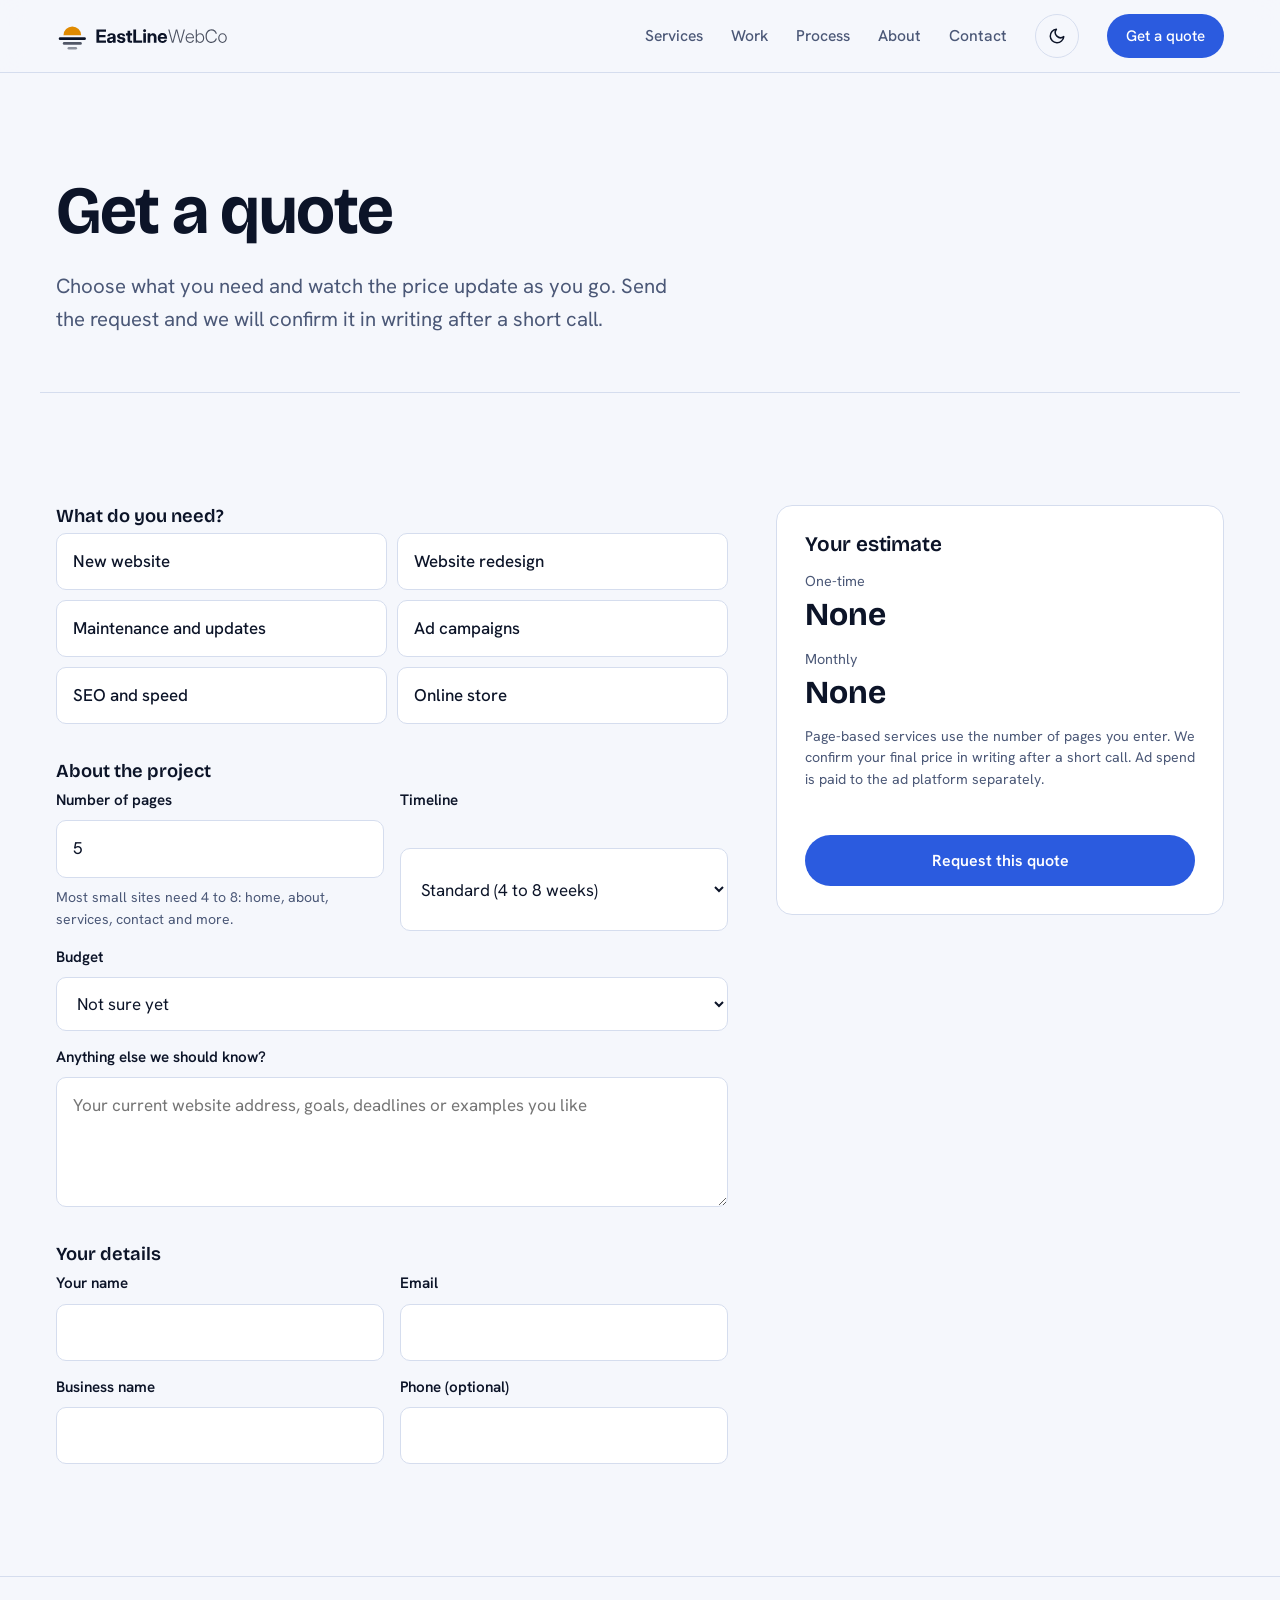
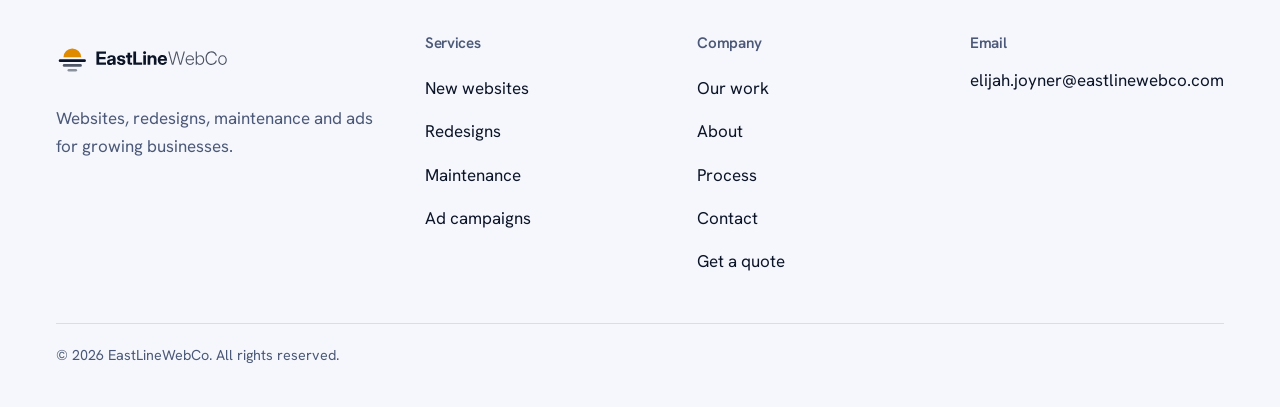
<file: public/quote.html>
<!doctype html>
<html lang="en"><head><meta charset="utf-8"><meta name="viewport" content="width=device-width,initial-scale=1,viewport-fit=cover"><meta name="claude:viewport-fit-sides" content="cover">
<title>Get a quote | EastLineWebCo</title>
<meta name="theme-color" content="#0A1020" media="(prefers-color-scheme: dark)"><meta name="theme-color" content="#F5F7FC" media="(prefers-color-scheme: light)"><meta name="format-detection" content="telephone=no"><meta name="description" content="Build a starting estimate for a website, redesign, maintenance plan or ad campaign."><link rel="icon" type="image/svg+xml" href="[data-uri]"><link rel="apple-touch-icon" href="assets/apple-touch-icon.png"><link rel="manifest" href="manifest.webmanifest">
<link rel="preconnect" href="https://fonts.googleapis.com"><link rel="preconnect" href="https://fonts.gstatic.com" crossorigin><link rel="stylesheet" href="https://fonts.googleapis.com/css2?family=Bricolage+Grotesque:opsz,wght@12..96,500..800&family=Hanken+Grotesk:wght@400;500;600;700&display=swap">
<link rel="stylesheet" href="assets/styles.css">
<script>(function(){var R=document.documentElement,RE=/(^|\|)elw:(light|dark)$/;function rd(){var t=null;try{t=localStorage.getItem("elw-theme")}catch(e){}if(!t){try{t=sessionStorage.getItem("elw-theme")}catch(e){}}if(!t){var m=RE.exec(window.name||"");t=m&&m[2]}return t==="light"||t==="dark"?t:null}window.elwTheme={get:rd,set:function(v){try{localStorage.setItem("elw-theme",v)}catch(e){}try{sessionStorage.setItem("elw-theme",v)}catch(e){}try{var b=(window.name||"").replace(RE,"");window.name=(b?b+"|":"")+"elw:"+v}catch(e){}}};var t=rd();if(t)R.setAttribute("data-theme",t)})();</script>
</head><body>
<header class="site-header"><div class="wrap bar">
<a class="logo" href="index.html" aria-label="EastLineWebCo home"><svg class="logo-svg" viewBox="0 0 254 50" height="34" role="img" aria-label="EastLineWebCo"><path d="M11 24a13 13 0 0 1 26 0z" fill="var(--warm,#FFB547)"/><rect x="4" y="27" width="40" height="4" rx="2" fill="currentColor"/><rect x="10" y="34" width="28" height="4" rx="2" fill="currentColor" opacity=".7"/><rect x="17" y="41" width="14" height="4" rx="2" fill="currentColor" opacity=".45"/><path d="M59.46 35H73.56V31.52H63.52V26.77H72.81V23.39H63.52V18.84H73.56V15.36H59.46ZM79.77 35.24C81.91 35.24 83.11 34.39 83.85 33.04H83.9V35H87.7V25.56C87.7 22.58 85.51 20.79 81.7 20.79C77.87 20.79 75.61 22.61 75.44 25.48H79.09C79.18 24.41 80.13 23.68 81.58 23.68C83 23.68 83.86 24.39 83.86 25.42V25.51C83.86 26.4 82.96 26.52 80.42 26.77C77.52 27.04 74.99 27.93 74.99 31.07C74.99 33.85 76.99 35.24 79.77 35.24ZM80.85 32.53C79.55 32.53 78.71 31.95 78.71 30.97C78.71 29.86 79.76 29.34 81.09 29.15C82.34 28.95 83.44 28.76 83.89 28.51V29.91C83.89 31.41 82.73 32.53 80.85 32.53ZM95.96 35.34C99.59 35.34 102.13 33.52 102.13 30.74C102.13 28.7 100.83 27.49 98.03 26.93L95.39 26.42C94.32 26.19 93.7 25.73 93.7 25.02C93.7 24.19 94.51 23.54 95.84 23.54C97.21 23.54 98.16 24.37 98.18 25.49H101.78C101.7 22.59 99.33 20.79 95.73 20.79C92.11 20.79 89.83 22.53 89.83 25.17C89.83 27.33 91.26 28.7 93.97 29.23L96.4 29.7C97.54 29.92 98.21 30.36 98.21 31.1C98.21 31.95 97.33 32.56 95.89 32.56C94.37 32.56 93.48 31.84 93.33 30.62H89.51C89.75 33.62 92.34 35.34 95.96 35.34ZM111.94 21.08H109.09V17.28H105.2V21.08H102.81V24.12H105.2V31.31C105.2 33.84 106.62 35 109.67 35H111.94V31.95H110.45C109.4 31.95 109.09 31.65 109.09 30.7V24.12H111.94ZM113.71 35H126.7V31.52H117.78V15.36H113.71ZM128.38 35H132.27V21.08H128.38ZM130.32 19.32C131.6 19.32 132.53 18.44 132.53 17.25C132.53 16.07 131.6 15.19 130.32 15.19C129.04 15.19 128.11 16.07 128.11 17.25C128.11 18.44 129.04 19.32 130.32 19.32ZM138.63 27.26C138.63 25.1 139.75 24.14 141.36 24.14C142.98 24.14 143.92 25.13 143.92 27V35H147.8V26.29C147.8 22.77 145.88 20.79 142.92 20.79C140.91 20.79 139.5 21.68 138.57 23.27V21.08H134.74V35H138.63ZM156.63 35.32C160.01 35.32 162.7 33.39 163.21 30.62H159.67C159.31 31.7 158.27 32.4 156.75 32.4C154.71 32.4 153.52 31.07 153.46 29.01H163.36V27.97C163.36 23.73 160.6 20.76 156.5 20.76C152.51 20.76 149.67 23.81 149.67 28.05C149.67 32.28 152.42 35.32 156.63 35.32ZM153.48 26.54C153.69 24.8 154.84 23.71 156.58 23.71C158.34 23.71 159.5 24.8 159.69 26.54Z" fill="currentColor"/><path d="M170.48 35H172.66L176.27 21.71C176.65 20.29 176.98 18.86 177.31 17.44C177.64 18.86 177.98 20.29 178.37 21.71L181.98 35H184.14L189.57 15.36H187.75L184.22 28.53C183.81 30.1 183.42 31.65 183.06 33.21C182.7 31.65 182.31 30.1 181.9 28.53L178.39 15.36H176.26L172.72 28.53C172.32 30.11 171.92 31.68 171.56 33.26C171.21 31.68 170.83 30.11 170.4 28.53L166.87 15.36H165.06ZM196.97 35.28C199.89 35.28 202.28 33.5 202.85 30.83H201.14C200.66 32.57 199.07 33.72 196.97 33.72C194.13 33.72 192.38 31.57 192.31 28.47H203.08V27.95C203.08 23.77 200.64 20.8 196.86 20.8C193.21 20.8 190.62 23.85 190.62 28.05C190.62 32.23 193.05 35.28 196.97 35.28ZM192.32 26.98C192.56 24.18 194.33 22.33 196.86 22.33C199.4 22.33 201.2 24.19 201.38 26.98ZM211.93 35.25C215.5 35.25 217.99 32.35 217.99 28.04C217.99 23.73 215.49 20.83 211.93 20.83C209.83 20.83 208 21.92 207.23 23.7H207.21V15.36H205.52V35H207.18V32.36H207.19C208.06 34.17 209.83 35.25 211.93 35.25ZM211.69 33.69C208.89 33.69 207.09 31.48 207.09 28.04C207.09 24.6 208.89 22.37 211.69 22.37C214.34 22.37 216.28 24.41 216.28 28.04C216.28 31.66 214.34 33.69 211.69 33.69ZM228.71 35.28C232.99 35.28 235.97 32.38 236.62 28.74H234.8C234.18 31.52 231.95 33.6 228.71 33.6C224.6 33.6 221.72 30.36 221.72 25.19C221.72 20.02 224.6 16.75 228.71 16.75C231.97 16.75 234.19 18.84 234.78 21.65H236.62C235.97 17.98 232.99 15.08 228.71 15.08C223.47 15.08 219.94 19.22 219.94 25.19C219.94 31.14 223.47 35.28 228.71 35.28ZM244.85 35.28C248.62 35.28 251.19 32.27 251.19 28.05C251.19 23.82 248.62 20.8 244.85 20.8C241.08 20.8 238.51 23.82 238.51 28.05C238.51 32.27 241.08 35.28 244.85 35.28ZM244.85 33.72C242.02 33.72 240.22 31.45 240.22 28.05C240.22 24.65 242.03 22.36 244.85 22.36C247.67 22.36 249.48 24.65 249.48 28.05C249.48 31.44 247.69 33.72 244.85 33.72Z" fill="currentColor" opacity=".72"/></svg></a>
<button class="icon-btn menu-btn" id="menu-btn" aria-label="Menu" aria-expanded="false" aria-controls="nav"><svg width="20" height="20" viewBox="0 0 24 24" fill="none" stroke="currentColor" stroke-width="2" stroke-linecap="round"><path d="M4 7h16M4 12h16M4 17h16"/></svg></button>
<nav class="nav" id="nav" aria-label="Main"><a href="services.html">Services</a><a href="work.html">Work</a><a href="process.html">Process</a><a href="about.html">About</a><a href="contact.html">Contact</a>
<button class="icon-btn" id="theme-btn" aria-label="Switch light or dark theme"><svg width="18" height="18" viewBox="0 0 24 24" fill="none" stroke="currentColor" stroke-width="2" stroke-linecap="round" stroke-linejoin="round"><path d="M21 12.8A9 9 0 1 1 11.2 3a7 7 0 0 0 9.8 9.8z"/></svg></button>
<a class="btn primary sm" href="quote.html">Get a quote</a></nav><div class="progress" id="progress" aria-hidden="true"></div></div></header>
<main><div class="wrap page-head"><h1>Get a quote</h1><p class="lead">Choose what you need and watch the price update as you go. Send the request and we will confirm it in writing after a short call.</p></div>
<section class="section">
  <div class="wrap">
    <form class="form-grid" data-form="quote" novalidate autocomplete="on" style="gap:48px">
<div class="hp" aria-hidden="true"><label>Leave this empty<input type="text" name="_gotcha" tabindex="-1" autocomplete="off"></label></div>
      <div style="display:grid;gap:36px;min-width:0">
        <fieldset><legend>What do you need?</legend>
          <div class="opts">
            <label class="opt"><input type="checkbox" name="service" value="web"><span>New website</span></label>
            <label class="opt"><input type="checkbox" name="service" value="remodel"><span>Website redesign</span></label>
            <label class="opt"><input type="checkbox" name="service" value="care"><span>Maintenance and updates</span></label>
            <label class="opt"><input type="checkbox" name="service" value="ads"><span>Ad campaigns</span></label>
            <label class="opt"><input type="checkbox" name="service" value="seo"><span>SEO and speed</span></label>
            <label class="opt"><input type="checkbox" name="service" value="shop"><span>Online store</span></label>
          </div>
        </fieldset>
        <fieldset><legend>About the project</legend>
          <div class="field-row">
            <div class="field"><label for="q-pages">Number of pages</label><input type="number" id="q-pages" name="pages" min="1" max="100" step="1" value="5" inputmode="numeric" required><small class="muted">Most small sites need 4 to 8: home, about, services, contact and more.</small></div>
            <div class="field"><label for="q-timeline">Timeline</label><select id="q-timeline" name="timeline"><option value="standard">Standard (4 to 8 weeks)</option><option value="rush">Rush (under 4 weeks)</option><option value="flexible">Flexible</option></select></div>
          </div>
          <div class="field"><label for="q-budget">Budget</label><select id="q-budget" name="budget"><option>Not sure yet</option><option>Under $500</option><option>$500 to $1,000</option><option>$1,000 to $2,500</option><option>$2,500+</option></select></div>
          <div class="field"><label for="q-details">Anything else we should know?</label><textarea id="q-details" name="details" placeholder="Your current website address, goals, deadlines or examples you like"></textarea></div>
        </fieldset>
        <fieldset><legend>Your details</legend>
          <div class="field-row">
            <div class="field"><label for="q-name">Your name</label><input type="text" id="q-name" name="name" autocomplete="name" required></div>
            <div class="field"><label for="q-email">Email</label><input type="email" id="q-email" name="email" autocomplete="email" required></div>
          </div>
          <div class="field-row">
            <div class="field"><label for="q-business">Business name</label><input type="text" id="q-business" name="business" autocomplete="organization"></div>
            <div class="field"><label for="q-phone">Phone (optional)</label><input type="tel" id="q-phone" name="phone" autocomplete="tel"></div>
          </div>
        </fieldset>
      </div>
      <aside class="summary">
        <h3>Your estimate</h3>
        <div class="est"><span>One-time</span><b id="est-once">None</b></div>
        <div class="est"><span>Monthly</span><b id="est-monthly">None</b></div>
        <small>Page-based services use the number of pages you enter. We confirm your final price in writing after a short call. Ad spend is paid to the ad platform separately.</small>
        <p class="err" role="alert"></p>
        <button class="btn primary" type="submit">Request this quote</button>
      </aside>
    </form>
  </div>
</section>
</main>
<footer class="site-footer"><div class="wrap"><div class="foot">
<div><a class="logo" href="index.html" aria-label="EastLineWebCo home"><svg class="logo-svg" viewBox="0 0 254 50" height="34" role="img" aria-label="EastLineWebCo"><path d="M11 24a13 13 0 0 1 26 0z" fill="var(--warm,#FFB547)"/><rect x="4" y="27" width="40" height="4" rx="2" fill="currentColor"/><rect x="10" y="34" width="28" height="4" rx="2" fill="currentColor" opacity=".7"/><rect x="17" y="41" width="14" height="4" rx="2" fill="currentColor" opacity=".45"/><path d="M59.46 35H73.56V31.52H63.52V26.77H72.81V23.39H63.52V18.84H73.56V15.36H59.46ZM79.77 35.24C81.91 35.24 83.11 34.39 83.85 33.04H83.9V35H87.7V25.56C87.7 22.58 85.51 20.79 81.7 20.79C77.87 20.79 75.61 22.61 75.44 25.48H79.09C79.18 24.41 80.13 23.68 81.58 23.68C83 23.68 83.86 24.39 83.86 25.42V25.51C83.86 26.4 82.96 26.52 80.42 26.77C77.52 27.04 74.99 27.93 74.99 31.07C74.99 33.85 76.99 35.24 79.77 35.24ZM80.85 32.53C79.55 32.53 78.71 31.95 78.71 30.97C78.71 29.86 79.76 29.34 81.09 29.15C82.34 28.95 83.44 28.76 83.89 28.51V29.91C83.89 31.41 82.73 32.53 80.85 32.53ZM95.96 35.34C99.59 35.34 102.13 33.52 102.13 30.74C102.13 28.7 100.83 27.49 98.03 26.93L95.39 26.42C94.32 26.19 93.7 25.73 93.7 25.02C93.7 24.19 94.51 23.54 95.84 23.54C97.21 23.54 98.16 24.37 98.18 25.49H101.78C101.7 22.59 99.33 20.79 95.73 20.79C92.11 20.79 89.83 22.53 89.83 25.17C89.83 27.33 91.26 28.7 93.97 29.23L96.4 29.7C97.54 29.92 98.21 30.36 98.21 31.1C98.21 31.95 97.33 32.56 95.89 32.56C94.37 32.56 93.48 31.84 93.33 30.62H89.51C89.75 33.62 92.34 35.34 95.96 35.34ZM111.94 21.08H109.09V17.28H105.2V21.08H102.81V24.12H105.2V31.31C105.2 33.84 106.62 35 109.67 35H111.94V31.95H110.45C109.4 31.95 109.09 31.65 109.09 30.7V24.12H111.94ZM113.71 35H126.7V31.52H117.78V15.36H113.71ZM128.38 35H132.27V21.08H128.38ZM130.32 19.32C131.6 19.32 132.53 18.44 132.53 17.25C132.53 16.07 131.6 15.19 130.32 15.19C129.04 15.19 128.11 16.07 128.11 17.25C128.11 18.44 129.04 19.32 130.32 19.32ZM138.63 27.26C138.63 25.1 139.75 24.14 141.36 24.14C142.98 24.14 143.92 25.13 143.92 27V35H147.8V26.29C147.8 22.77 145.88 20.79 142.92 20.79C140.91 20.79 139.5 21.68 138.57 23.27V21.08H134.74V35H138.63ZM156.63 35.32C160.01 35.32 162.7 33.39 163.21 30.62H159.67C159.31 31.7 158.27 32.4 156.75 32.4C154.71 32.4 153.52 31.07 153.46 29.01H163.36V27.97C163.36 23.73 160.6 20.76 156.5 20.76C152.51 20.76 149.67 23.81 149.67 28.05C149.67 32.28 152.42 35.32 156.63 35.32ZM153.48 26.54C153.69 24.8 154.84 23.71 156.58 23.71C158.34 23.71 159.5 24.8 159.69 26.54Z" fill="currentColor"/><path d="M170.48 35H172.66L176.27 21.71C176.65 20.29 176.98 18.86 177.31 17.44C177.64 18.86 177.98 20.29 178.37 21.71L181.98 35H184.14L189.57 15.36H187.75L184.22 28.53C183.81 30.1 183.42 31.65 183.06 33.21C182.7 31.65 182.31 30.1 181.9 28.53L178.39 15.36H176.26L172.72 28.53C172.32 30.11 171.92 31.68 171.56 33.26C171.21 31.68 170.83 30.11 170.4 28.53L166.87 15.36H165.06ZM196.97 35.28C199.89 35.28 202.28 33.5 202.85 30.83H201.14C200.66 32.57 199.07 33.72 196.97 33.72C194.13 33.72 192.38 31.57 192.31 28.47H203.08V27.95C203.08 23.77 200.64 20.8 196.86 20.8C193.21 20.8 190.62 23.85 190.62 28.05C190.62 32.23 193.05 35.28 196.97 35.28ZM192.32 26.98C192.56 24.18 194.33 22.33 196.86 22.33C199.4 22.33 201.2 24.19 201.38 26.98ZM211.93 35.25C215.5 35.25 217.99 32.35 217.99 28.04C217.99 23.73 215.49 20.83 211.93 20.83C209.83 20.83 208 21.92 207.23 23.7H207.21V15.36H205.52V35H207.18V32.36H207.19C208.06 34.17 209.83 35.25 211.93 35.25ZM211.69 33.69C208.89 33.69 207.09 31.48 207.09 28.04C207.09 24.6 208.89 22.37 211.69 22.37C214.34 22.37 216.28 24.41 216.28 28.04C216.28 31.66 214.34 33.69 211.69 33.69ZM228.71 35.28C232.99 35.28 235.97 32.38 236.62 28.74H234.8C234.18 31.52 231.95 33.6 228.71 33.6C224.6 33.6 221.72 30.36 221.72 25.19C221.72 20.02 224.6 16.75 228.71 16.75C231.97 16.75 234.19 18.84 234.78 21.65H236.62C235.97 17.98 232.99 15.08 228.71 15.08C223.47 15.08 219.94 19.22 219.94 25.19C219.94 31.14 223.47 35.28 228.71 35.28ZM244.85 35.28C248.62 35.28 251.19 32.27 251.19 28.05C251.19 23.82 248.62 20.8 244.85 20.8C241.08 20.8 238.51 23.82 238.51 28.05C238.51 32.27 241.08 35.28 244.85 35.28ZM244.85 33.72C242.02 33.72 240.22 31.45 240.22 28.05C240.22 24.65 242.03 22.36 244.85 22.36C247.67 22.36 249.48 24.65 249.48 28.05C249.48 31.44 247.69 33.72 244.85 33.72Z" fill="currentColor" opacity=".72"/></svg></a><p class="muted" style="margin-top:14px;max-width:32ch">Websites, redesigns, maintenance and ads for growing businesses.</p></div>
<div><h4>Services</h4><ul><li><a href="services.html#web">New websites</a></li><li><a href="services.html#remodel">Redesigns</a></li><li><a href="services.html#care">Maintenance</a></li><li><a href="services.html#ads">Ad campaigns</a></li></ul></div>
<div><h4>Company</h4><ul><li><a href="work.html">Our work</a></li><li><a href="about.html">About</a></li><li><a href="process.html">Process</a></li><li><a href="contact.html">Contact</a></li><li><a href="quote.html">Get a quote</a></li></ul></div>
<div><h4>Email</h4><ul><li data-email>elijah.joyner@eastlinewebco.com</li></ul></div>
</div><div class="legal"><span>&copy; <span data-year>2026</span> EastLineWebCo. All rights reserved.</span></div></div></footer>
<script src="assets/config.js"></script><script src="assets/app.js"></script>
</body></html>
</file>
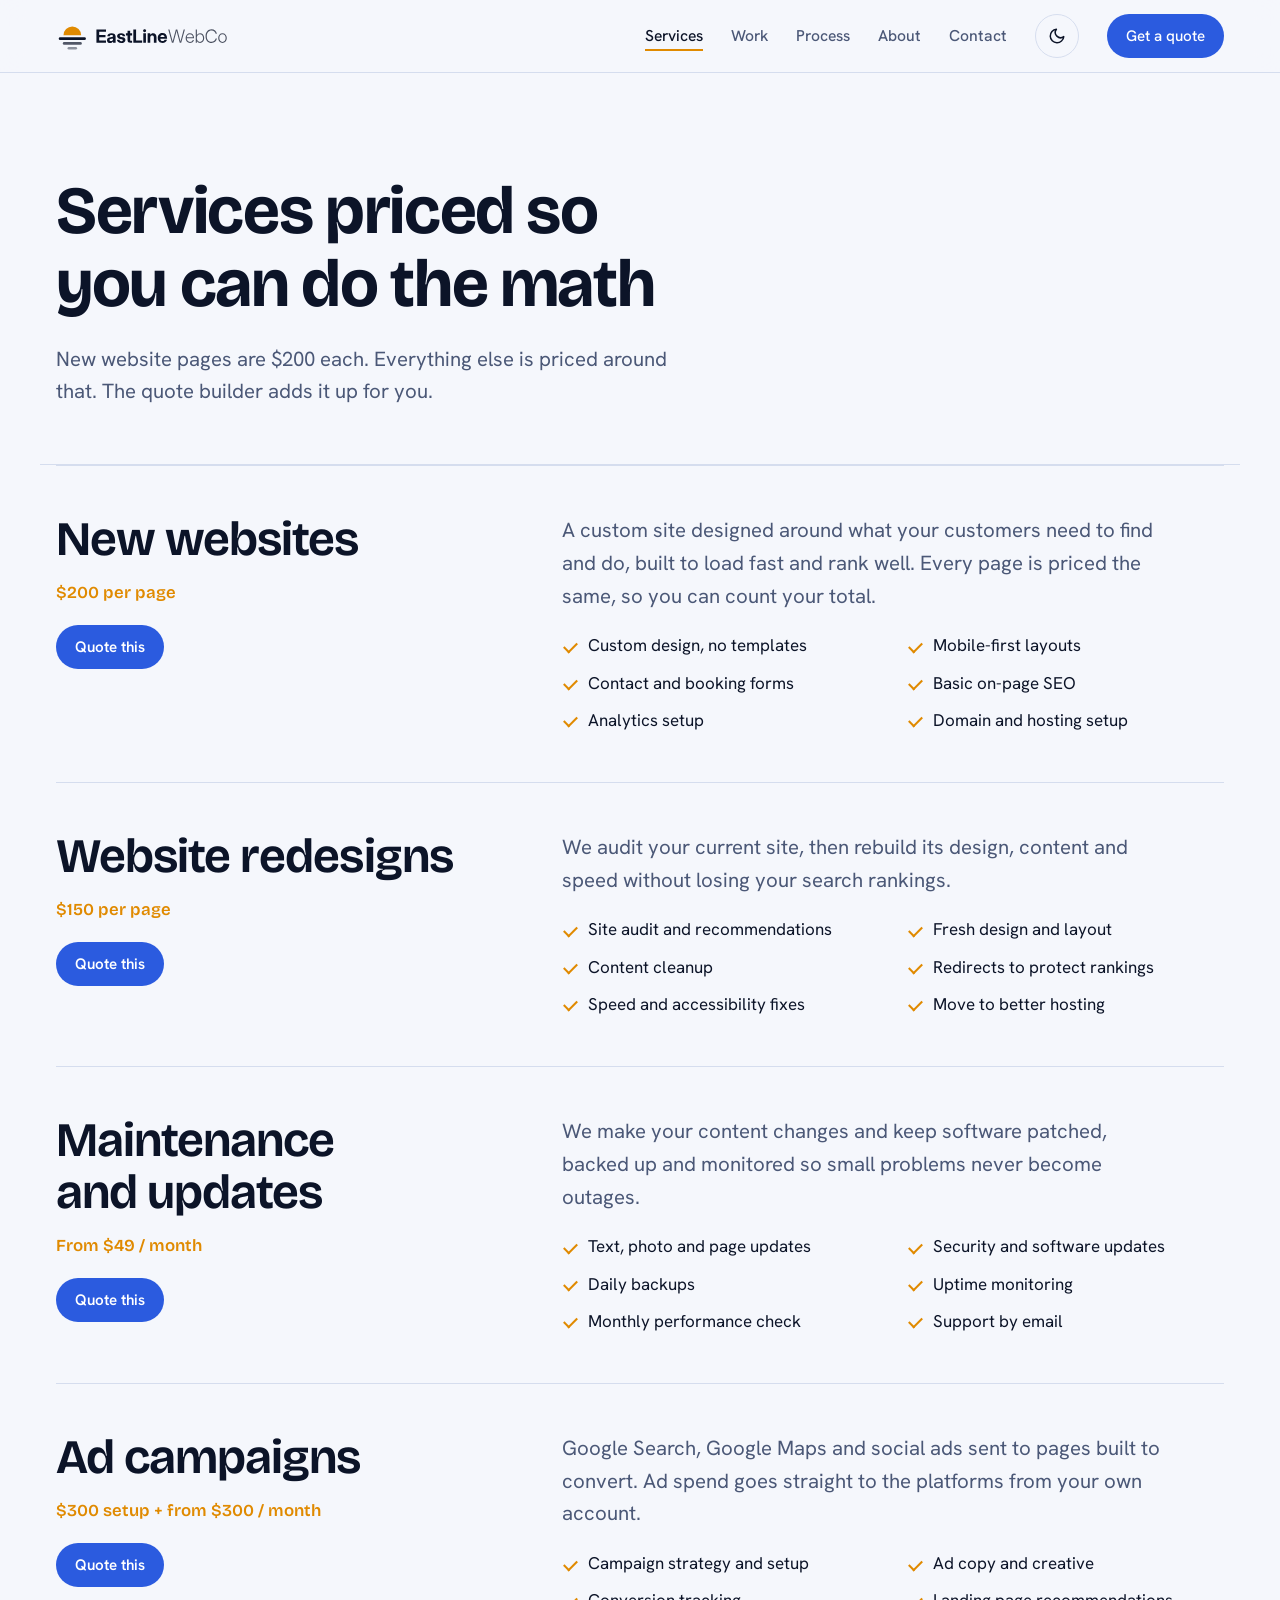
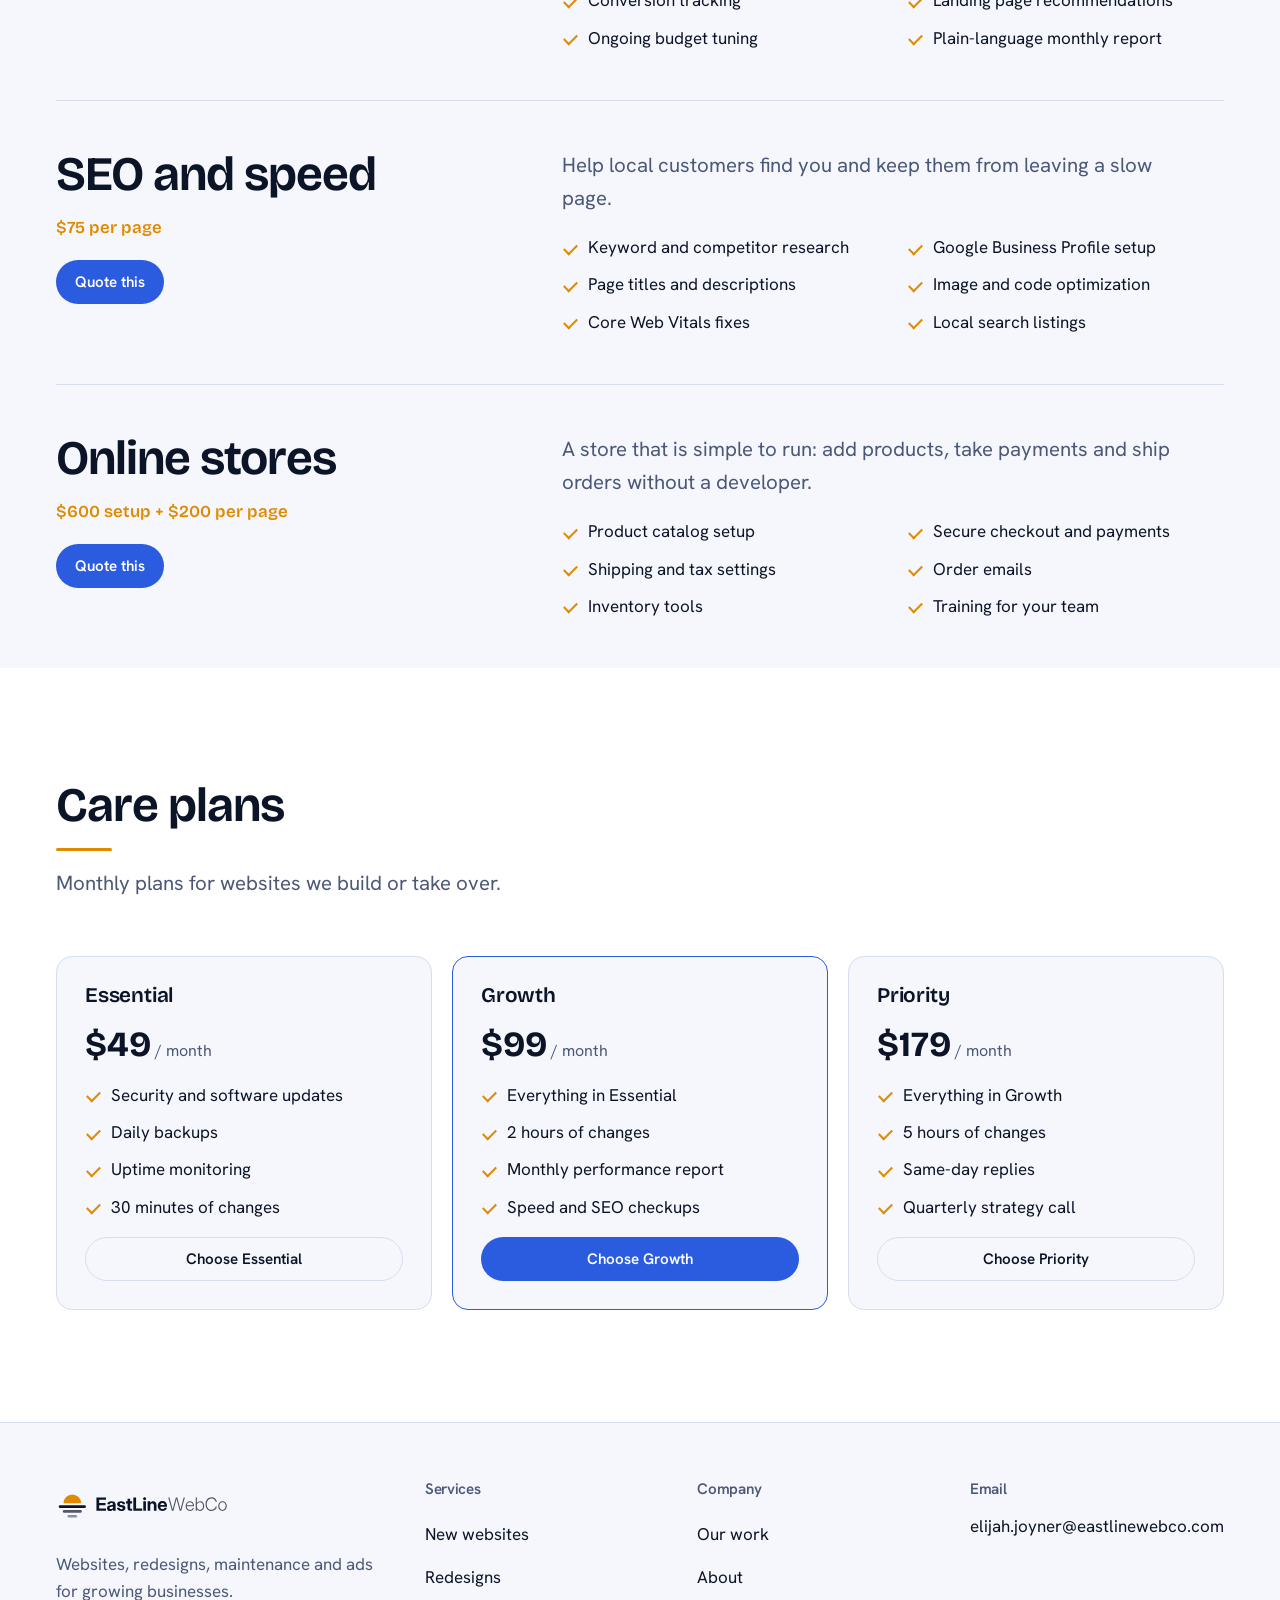
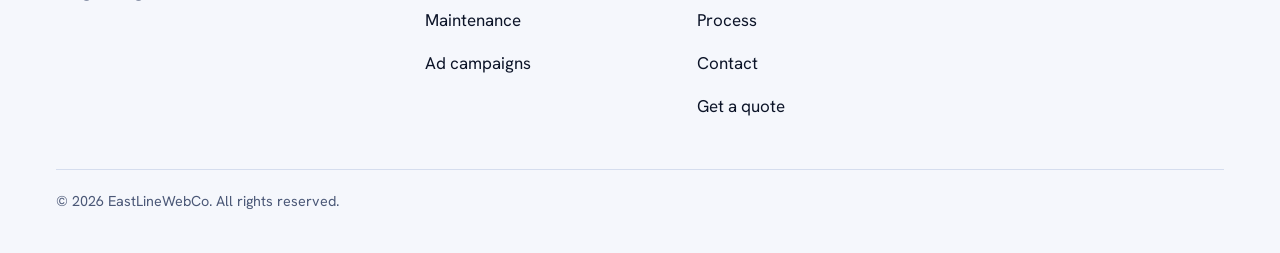
<file: public/services.html>
<!doctype html>
<html lang="en"><head><meta charset="utf-8"><meta name="viewport" content="width=device-width,initial-scale=1,viewport-fit=cover"><meta name="claude:viewport-fit-sides" content="cover">
<title>Services | EastLineWebCo</title>
<meta name="theme-color" content="#0A1020" media="(prefers-color-scheme: dark)"><meta name="theme-color" content="#F5F7FC" media="(prefers-color-scheme: light)"><meta name="format-detection" content="telephone=no"><meta name="description" content="Web design, redesigns, maintenance, ads, SEO and online stores from EastLineWebCo. New pages start at $200."><link rel="icon" type="image/svg+xml" href="[data-uri]"><link rel="apple-touch-icon" href="assets/apple-touch-icon.png"><link rel="manifest" href="manifest.webmanifest">
<link rel="preconnect" href="https://fonts.googleapis.com"><link rel="preconnect" href="https://fonts.gstatic.com" crossorigin><link rel="stylesheet" href="https://fonts.googleapis.com/css2?family=Bricolage+Grotesque:opsz,wght@12..96,500..800&family=Hanken+Grotesk:wght@400;500;600;700&display=swap">
<link rel="stylesheet" href="assets/styles.css">
<script>(function(){var R=document.documentElement,RE=/(^|\|)elw:(light|dark)$/;function rd(){var t=null;try{t=localStorage.getItem("elw-theme")}catch(e){}if(!t){try{t=sessionStorage.getItem("elw-theme")}catch(e){}}if(!t){var m=RE.exec(window.name||"");t=m&&m[2]}return t==="light"||t==="dark"?t:null}window.elwTheme={get:rd,set:function(v){try{localStorage.setItem("elw-theme",v)}catch(e){}try{sessionStorage.setItem("elw-theme",v)}catch(e){}try{var b=(window.name||"").replace(RE,"");window.name=(b?b+"|":"")+"elw:"+v}catch(e){}}};var t=rd();if(t)R.setAttribute("data-theme",t)})();</script>
</head><body>
<header class="site-header"><div class="wrap bar">
<a class="logo" href="index.html" aria-label="EastLineWebCo home"><svg class="logo-svg" viewBox="0 0 254 50" height="34" role="img" aria-label="EastLineWebCo"><path d="M11 24a13 13 0 0 1 26 0z" fill="var(--warm,#FFB547)"/><rect x="4" y="27" width="40" height="4" rx="2" fill="currentColor"/><rect x="10" y="34" width="28" height="4" rx="2" fill="currentColor" opacity=".7"/><rect x="17" y="41" width="14" height="4" rx="2" fill="currentColor" opacity=".45"/><path d="M59.46 35H73.56V31.52H63.52V26.77H72.81V23.39H63.52V18.84H73.56V15.36H59.46ZM79.77 35.24C81.91 35.24 83.11 34.39 83.85 33.04H83.9V35H87.7V25.56C87.7 22.58 85.51 20.79 81.7 20.79C77.87 20.79 75.61 22.61 75.44 25.48H79.09C79.18 24.41 80.13 23.68 81.58 23.68C83 23.68 83.86 24.39 83.86 25.42V25.51C83.86 26.4 82.96 26.52 80.42 26.77C77.52 27.04 74.99 27.93 74.99 31.07C74.99 33.85 76.99 35.24 79.77 35.24ZM80.85 32.53C79.55 32.53 78.71 31.95 78.71 30.97C78.71 29.86 79.76 29.34 81.09 29.15C82.34 28.95 83.44 28.76 83.89 28.51V29.91C83.89 31.41 82.73 32.53 80.85 32.53ZM95.96 35.34C99.59 35.34 102.13 33.52 102.13 30.74C102.13 28.7 100.83 27.49 98.03 26.93L95.39 26.42C94.32 26.19 93.7 25.73 93.7 25.02C93.7 24.19 94.51 23.54 95.84 23.54C97.21 23.54 98.16 24.37 98.18 25.49H101.78C101.7 22.59 99.33 20.79 95.73 20.79C92.11 20.79 89.83 22.53 89.83 25.17C89.83 27.33 91.26 28.7 93.97 29.23L96.4 29.7C97.54 29.92 98.21 30.36 98.21 31.1C98.21 31.95 97.33 32.56 95.89 32.56C94.37 32.56 93.48 31.84 93.33 30.62H89.51C89.75 33.62 92.34 35.34 95.96 35.34ZM111.94 21.08H109.09V17.28H105.2V21.08H102.81V24.12H105.2V31.31C105.2 33.84 106.62 35 109.67 35H111.94V31.95H110.45C109.4 31.95 109.09 31.65 109.09 30.7V24.12H111.94ZM113.71 35H126.7V31.52H117.78V15.36H113.71ZM128.38 35H132.27V21.08H128.38ZM130.32 19.32C131.6 19.32 132.53 18.44 132.53 17.25C132.53 16.07 131.6 15.19 130.32 15.19C129.04 15.19 128.11 16.07 128.11 17.25C128.11 18.44 129.04 19.32 130.32 19.32ZM138.63 27.26C138.63 25.1 139.75 24.14 141.36 24.14C142.98 24.14 143.92 25.13 143.92 27V35H147.8V26.29C147.8 22.77 145.88 20.79 142.92 20.79C140.91 20.79 139.5 21.68 138.57 23.27V21.08H134.74V35H138.63ZM156.63 35.32C160.01 35.32 162.7 33.39 163.21 30.62H159.67C159.31 31.7 158.27 32.4 156.75 32.4C154.71 32.4 153.52 31.07 153.46 29.01H163.36V27.97C163.36 23.73 160.6 20.76 156.5 20.76C152.51 20.76 149.67 23.81 149.67 28.05C149.67 32.28 152.42 35.32 156.63 35.32ZM153.48 26.54C153.69 24.8 154.84 23.71 156.58 23.71C158.34 23.71 159.5 24.8 159.69 26.54Z" fill="currentColor"/><path d="M170.48 35H172.66L176.27 21.71C176.65 20.29 176.98 18.86 177.31 17.44C177.64 18.86 177.98 20.29 178.37 21.71L181.98 35H184.14L189.57 15.36H187.75L184.22 28.53C183.81 30.1 183.42 31.65 183.06 33.21C182.7 31.65 182.31 30.1 181.9 28.53L178.39 15.36H176.26L172.72 28.53C172.32 30.11 171.92 31.68 171.56 33.26C171.21 31.68 170.83 30.11 170.4 28.53L166.87 15.36H165.06ZM196.97 35.28C199.89 35.28 202.28 33.5 202.85 30.83H201.14C200.66 32.57 199.07 33.72 196.97 33.72C194.13 33.72 192.38 31.57 192.31 28.47H203.08V27.95C203.08 23.77 200.64 20.8 196.86 20.8C193.21 20.8 190.62 23.85 190.62 28.05C190.62 32.23 193.05 35.28 196.97 35.28ZM192.32 26.98C192.56 24.18 194.33 22.33 196.86 22.33C199.4 22.33 201.2 24.19 201.38 26.98ZM211.93 35.25C215.5 35.25 217.99 32.35 217.99 28.04C217.99 23.73 215.49 20.83 211.93 20.83C209.83 20.83 208 21.92 207.23 23.7H207.21V15.36H205.52V35H207.18V32.36H207.19C208.06 34.17 209.83 35.25 211.93 35.25ZM211.69 33.69C208.89 33.69 207.09 31.48 207.09 28.04C207.09 24.6 208.89 22.37 211.69 22.37C214.34 22.37 216.28 24.41 216.28 28.04C216.28 31.66 214.34 33.69 211.69 33.69ZM228.71 35.28C232.99 35.28 235.97 32.38 236.62 28.74H234.8C234.18 31.52 231.95 33.6 228.71 33.6C224.6 33.6 221.72 30.36 221.72 25.19C221.72 20.02 224.6 16.75 228.71 16.75C231.97 16.75 234.19 18.84 234.78 21.65H236.62C235.97 17.98 232.99 15.08 228.71 15.08C223.47 15.08 219.94 19.22 219.94 25.19C219.94 31.14 223.47 35.28 228.71 35.28ZM244.85 35.28C248.62 35.28 251.19 32.27 251.19 28.05C251.19 23.82 248.62 20.8 244.85 20.8C241.08 20.8 238.51 23.82 238.51 28.05C238.51 32.27 241.08 35.28 244.85 35.28ZM244.85 33.72C242.02 33.72 240.22 31.45 240.22 28.05C240.22 24.65 242.03 22.36 244.85 22.36C247.67 22.36 249.48 24.65 249.48 28.05C249.48 31.44 247.69 33.72 244.85 33.72Z" fill="currentColor" opacity=".72"/></svg></a>
<button class="icon-btn menu-btn" id="menu-btn" aria-label="Menu" aria-expanded="false" aria-controls="nav"><svg width="20" height="20" viewBox="0 0 24 24" fill="none" stroke="currentColor" stroke-width="2" stroke-linecap="round"><path d="M4 7h16M4 12h16M4 17h16"/></svg></button>
<nav class="nav" id="nav" aria-label="Main"><a href="services.html" aria-current="page">Services</a><a href="work.html">Work</a><a href="process.html">Process</a><a href="about.html">About</a><a href="contact.html">Contact</a>
<button class="icon-btn" id="theme-btn" aria-label="Switch light or dark theme"><svg width="18" height="18" viewBox="0 0 24 24" fill="none" stroke="currentColor" stroke-width="2" stroke-linecap="round" stroke-linejoin="round"><path d="M21 12.8A9 9 0 1 1 11.2 3a7 7 0 0 0 9.8 9.8z"/></svg></button>
<a class="btn primary sm" href="quote.html">Get a quote</a></nav><div class="progress" id="progress" aria-hidden="true"></div></div></header>
<main><div class="wrap page-head"><h1>Services priced so you can do the math</h1><p class="lead">New website pages are $200 each. Everything else is priced around that. The quote builder adds it up for you.</p></div>
<div class="wrap"><article class="svc" id="web"><div class="svc-side"><h2>New websites</h2><p class="price">$200 per page</p><div class="btns"><a class="btn primary sm" href="quote.html#web">Quote this</a></div></div><div class="svc-main"><p class="lead">A custom site designed around what your customers need to find and do, built to load fast and rank well. Every page is priced the same, so you can count your total.</p><ul class="checks"><li>Custom design, no templates</li><li>Mobile-first layouts</li><li>Contact and booking forms</li><li>Basic on-page SEO</li><li>Analytics setup</li><li>Domain and hosting setup</li></ul></div></article><article class="svc" id="remodel"><div class="svc-side"><h2>Website redesigns</h2><p class="price">$150 per page</p><div class="btns"><a class="btn primary sm" href="quote.html#remodel">Quote this</a></div></div><div class="svc-main"><p class="lead">We audit your current site, then rebuild its design, content and speed without losing your search rankings.</p><ul class="checks"><li>Site audit and recommendations</li><li>Fresh design and layout</li><li>Content cleanup</li><li>Redirects to protect rankings</li><li>Speed and accessibility fixes</li><li>Move to better hosting</li></ul></div></article><article class="svc" id="care"><div class="svc-side"><h2>Maintenance and updates</h2><p class="price">From $49 / month</p><div class="btns"><a class="btn primary sm" href="quote.html#care">Quote this</a></div></div><div class="svc-main"><p class="lead">We make your content changes and keep software patched, backed up and monitored so small problems never become outages.</p><ul class="checks"><li>Text, photo and page updates</li><li>Security and software updates</li><li>Daily backups</li><li>Uptime monitoring</li><li>Monthly performance check</li><li>Support by email</li></ul></div></article><article class="svc" id="ads"><div class="svc-side"><h2>Ad campaigns</h2><p class="price">$300 setup + from $300 / month</p><div class="btns"><a class="btn primary sm" href="quote.html#ads">Quote this</a></div></div><div class="svc-main"><p class="lead">Google Search, Google Maps and social ads sent to pages built to convert. Ad spend goes straight to the platforms from your own account.</p><ul class="checks"><li>Campaign strategy and setup</li><li>Ad copy and creative</li><li>Conversion tracking</li><li>Landing page recommendations</li><li>Ongoing budget tuning</li><li>Plain-language monthly report</li></ul></div></article><article class="svc" id="seo"><div class="svc-side"><h2>SEO and speed</h2><p class="price">$75 per page</p><div class="btns"><a class="btn primary sm" href="quote.html#seo">Quote this</a></div></div><div class="svc-main"><p class="lead">Help local customers find you and keep them from leaving a slow page.</p><ul class="checks"><li>Keyword and competitor research</li><li>Google Business Profile setup</li><li>Page titles and descriptions</li><li>Image and code optimization</li><li>Core Web Vitals fixes</li><li>Local search listings</li></ul></div></article><article class="svc" id="shop"><div class="svc-side"><h2>Online stores</h2><p class="price">$600 setup + $200 per page</p><div class="btns"><a class="btn primary sm" href="quote.html#shop">Quote this</a></div></div><div class="svc-main"><p class="lead">A store that is simple to run: add products, take payments and ship orders without a developer.</p><ul class="checks"><li>Product catalog setup</li><li>Secure checkout and payments</li><li>Shipping and tax settings</li><li>Order emails</li><li>Inventory tools</li><li>Training for your team</li></ul></div></article></div>
<section class="section alt" id="plans">
  <div class="wrap">
    <div class="sec-head"><h2>Care plans</h2><p class="lead">Monthly plans for websites we build or take over.</p></div>
    <div class="plans">
      <div class="plan"><h3>Essential</h3><p class="big">$49<small> / month</small></p><ul class="checks"><li>Security and software updates</li><li>Daily backups</li><li>Uptime monitoring</li><li>30 minutes of changes</li></ul><a class="btn ghost sm" href="quote.html#care">Choose Essential</a></div>
      <div class="plan hot"><h3>Growth</h3><p class="big">$99<small> / month</small></p><ul class="checks"><li>Everything in Essential</li><li>2 hours of changes</li><li>Monthly performance report</li><li>Speed and SEO checkups</li></ul><a class="btn primary sm" href="quote.html#care">Choose Growth</a></div>
      <div class="plan"><h3>Priority</h3><p class="big">$179<small> / month</small></p><ul class="checks"><li>Everything in Growth</li><li>5 hours of changes</li><li>Same-day replies</li><li>Quarterly strategy call</li></ul><a class="btn ghost sm" href="quote.html#care">Choose Priority</a></div>
    </div>
  </div>
</section>
</main>
<footer class="site-footer"><div class="wrap"><div class="foot">
<div><a class="logo" href="index.html" aria-label="EastLineWebCo home"><svg class="logo-svg" viewBox="0 0 254 50" height="34" role="img" aria-label="EastLineWebCo"><path d="M11 24a13 13 0 0 1 26 0z" fill="var(--warm,#FFB547)"/><rect x="4" y="27" width="40" height="4" rx="2" fill="currentColor"/><rect x="10" y="34" width="28" height="4" rx="2" fill="currentColor" opacity=".7"/><rect x="17" y="41" width="14" height="4" rx="2" fill="currentColor" opacity=".45"/><path d="M59.46 35H73.56V31.52H63.52V26.77H72.81V23.39H63.52V18.84H73.56V15.36H59.46ZM79.77 35.24C81.91 35.24 83.11 34.39 83.85 33.04H83.9V35H87.7V25.56C87.7 22.58 85.51 20.79 81.7 20.79C77.87 20.79 75.61 22.61 75.44 25.48H79.09C79.18 24.41 80.13 23.68 81.58 23.68C83 23.68 83.86 24.39 83.86 25.42V25.51C83.86 26.4 82.96 26.52 80.42 26.77C77.52 27.04 74.99 27.93 74.99 31.07C74.99 33.85 76.99 35.24 79.77 35.24ZM80.85 32.53C79.55 32.53 78.71 31.95 78.71 30.97C78.71 29.86 79.76 29.34 81.09 29.15C82.34 28.95 83.44 28.76 83.89 28.51V29.91C83.89 31.41 82.73 32.53 80.85 32.53ZM95.96 35.34C99.59 35.34 102.13 33.52 102.13 30.74C102.13 28.7 100.83 27.49 98.03 26.93L95.39 26.42C94.32 26.19 93.7 25.73 93.7 25.02C93.7 24.19 94.51 23.54 95.84 23.54C97.21 23.54 98.16 24.37 98.18 25.49H101.78C101.7 22.59 99.33 20.79 95.73 20.79C92.11 20.79 89.83 22.53 89.83 25.17C89.83 27.33 91.26 28.7 93.97 29.23L96.4 29.7C97.54 29.92 98.21 30.36 98.21 31.1C98.21 31.95 97.33 32.56 95.89 32.56C94.37 32.56 93.48 31.84 93.33 30.62H89.51C89.75 33.62 92.34 35.34 95.96 35.34ZM111.94 21.08H109.09V17.28H105.2V21.08H102.81V24.12H105.2V31.31C105.2 33.84 106.62 35 109.67 35H111.94V31.95H110.45C109.4 31.95 109.09 31.65 109.09 30.7V24.12H111.94ZM113.71 35H126.7V31.52H117.78V15.36H113.71ZM128.38 35H132.27V21.08H128.38ZM130.32 19.32C131.6 19.32 132.53 18.44 132.53 17.25C132.53 16.07 131.6 15.19 130.32 15.19C129.04 15.19 128.11 16.07 128.11 17.25C128.11 18.44 129.04 19.32 130.32 19.32ZM138.63 27.26C138.63 25.1 139.75 24.14 141.36 24.14C142.98 24.14 143.92 25.13 143.92 27V35H147.8V26.29C147.8 22.77 145.88 20.79 142.92 20.79C140.91 20.79 139.5 21.68 138.57 23.27V21.08H134.74V35H138.63ZM156.63 35.32C160.01 35.32 162.7 33.39 163.21 30.62H159.67C159.31 31.7 158.27 32.4 156.75 32.4C154.71 32.4 153.52 31.07 153.46 29.01H163.36V27.97C163.36 23.73 160.6 20.76 156.5 20.76C152.51 20.76 149.67 23.81 149.67 28.05C149.67 32.28 152.42 35.32 156.63 35.32ZM153.48 26.54C153.69 24.8 154.84 23.71 156.58 23.71C158.34 23.71 159.5 24.8 159.69 26.54Z" fill="currentColor"/><path d="M170.48 35H172.66L176.27 21.71C176.65 20.29 176.98 18.86 177.31 17.44C177.64 18.86 177.98 20.29 178.37 21.71L181.98 35H184.14L189.57 15.36H187.75L184.22 28.53C183.81 30.1 183.42 31.65 183.06 33.21C182.7 31.65 182.31 30.1 181.9 28.53L178.39 15.36H176.26L172.72 28.53C172.32 30.11 171.92 31.68 171.56 33.26C171.21 31.68 170.83 30.11 170.4 28.53L166.87 15.36H165.06ZM196.97 35.28C199.89 35.28 202.28 33.5 202.85 30.83H201.14C200.66 32.57 199.07 33.72 196.97 33.72C194.13 33.72 192.38 31.57 192.31 28.47H203.08V27.95C203.08 23.77 200.64 20.8 196.86 20.8C193.21 20.8 190.62 23.85 190.62 28.05C190.62 32.23 193.05 35.28 196.97 35.28ZM192.32 26.98C192.56 24.18 194.33 22.33 196.86 22.33C199.4 22.33 201.2 24.19 201.38 26.98ZM211.93 35.25C215.5 35.25 217.99 32.35 217.99 28.04C217.99 23.73 215.49 20.83 211.93 20.83C209.83 20.83 208 21.92 207.23 23.7H207.21V15.36H205.52V35H207.18V32.36H207.19C208.06 34.17 209.83 35.25 211.93 35.25ZM211.69 33.69C208.89 33.69 207.09 31.48 207.09 28.04C207.09 24.6 208.89 22.37 211.69 22.37C214.34 22.37 216.28 24.41 216.28 28.04C216.28 31.66 214.34 33.69 211.69 33.69ZM228.71 35.28C232.99 35.28 235.97 32.38 236.62 28.74H234.8C234.18 31.52 231.95 33.6 228.71 33.6C224.6 33.6 221.72 30.36 221.72 25.19C221.72 20.02 224.6 16.75 228.71 16.75C231.97 16.75 234.19 18.84 234.78 21.65H236.62C235.97 17.98 232.99 15.08 228.71 15.08C223.47 15.08 219.94 19.22 219.94 25.19C219.94 31.14 223.47 35.28 228.71 35.28ZM244.85 35.28C248.62 35.28 251.19 32.27 251.19 28.05C251.19 23.82 248.62 20.8 244.85 20.8C241.08 20.8 238.51 23.82 238.51 28.05C238.51 32.27 241.08 35.28 244.85 35.28ZM244.85 33.72C242.02 33.72 240.22 31.45 240.22 28.05C240.22 24.65 242.03 22.36 244.85 22.36C247.67 22.36 249.48 24.65 249.48 28.05C249.48 31.44 247.69 33.72 244.85 33.72Z" fill="currentColor" opacity=".72"/></svg></a><p class="muted" style="margin-top:14px;max-width:32ch">Websites, redesigns, maintenance and ads for growing businesses.</p></div>
<div><h4>Services</h4><ul><li><a href="services.html#web">New websites</a></li><li><a href="services.html#remodel">Redesigns</a></li><li><a href="services.html#care">Maintenance</a></li><li><a href="services.html#ads">Ad campaigns</a></li></ul></div>
<div><h4>Company</h4><ul><li><a href="work.html">Our work</a></li><li><a href="about.html">About</a></li><li><a href="process.html">Process</a></li><li><a href="contact.html">Contact</a></li><li><a href="quote.html">Get a quote</a></li></ul></div>
<div><h4>Email</h4><ul><li data-email>elijah.joyner@eastlinewebco.com</li></ul></div>
</div><div class="legal"><span>&copy; <span data-year>2026</span> EastLineWebCo. All rights reserved.</span></div></div></footer>
<script src="assets/config.js"></script><script src="assets/app.js"></script>
</body></html>
</file>
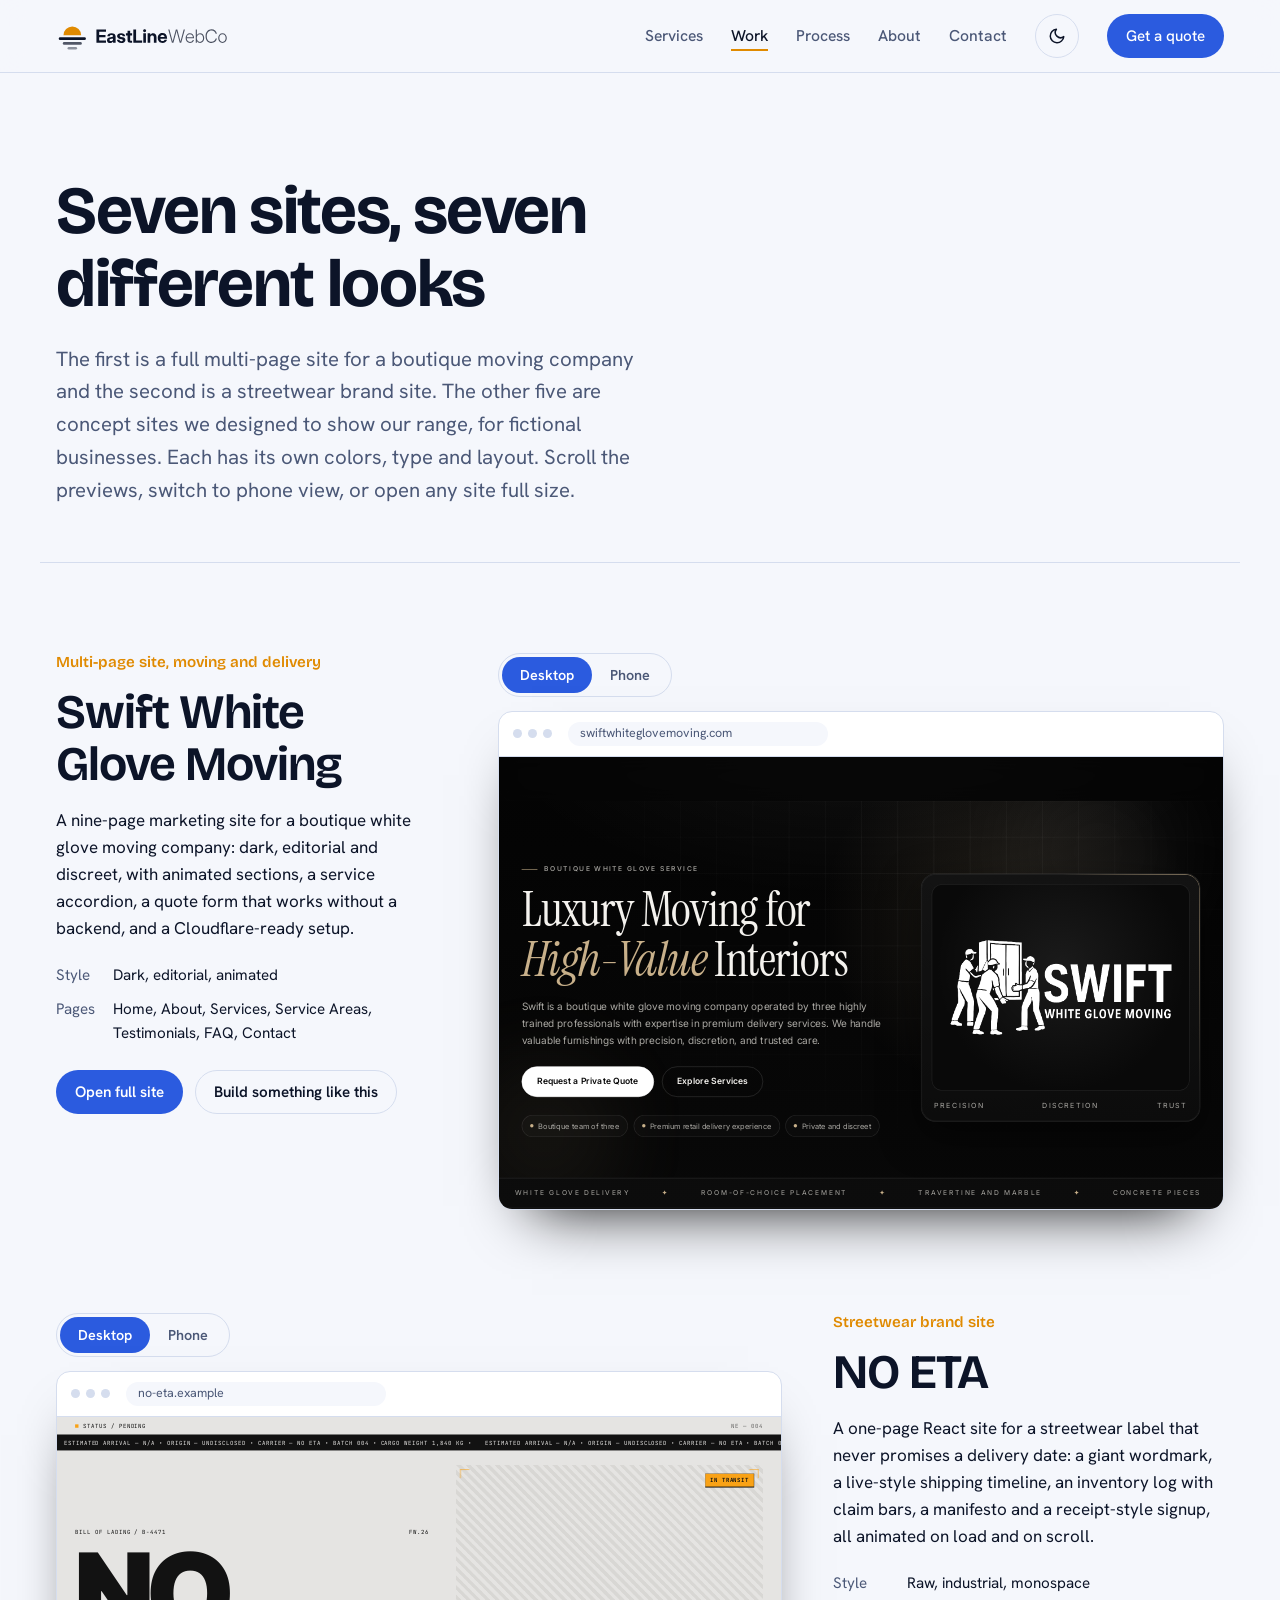
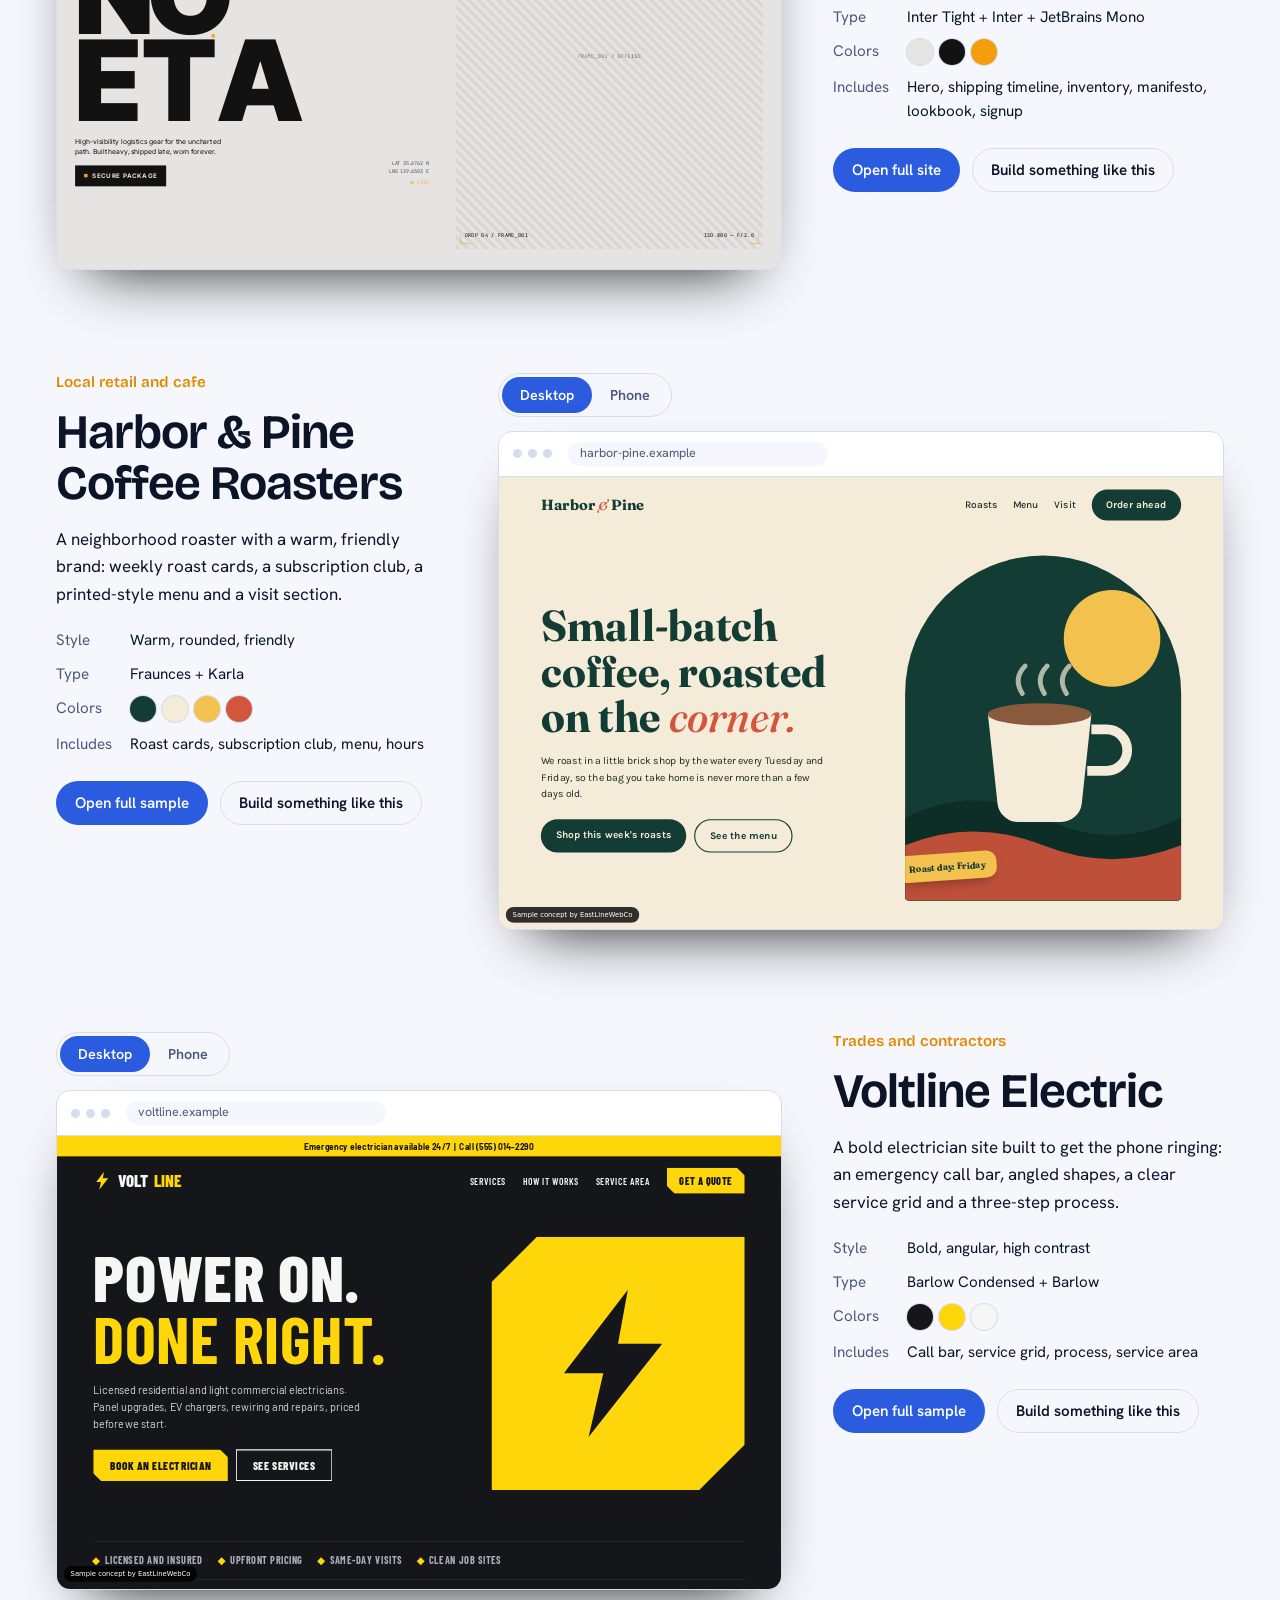
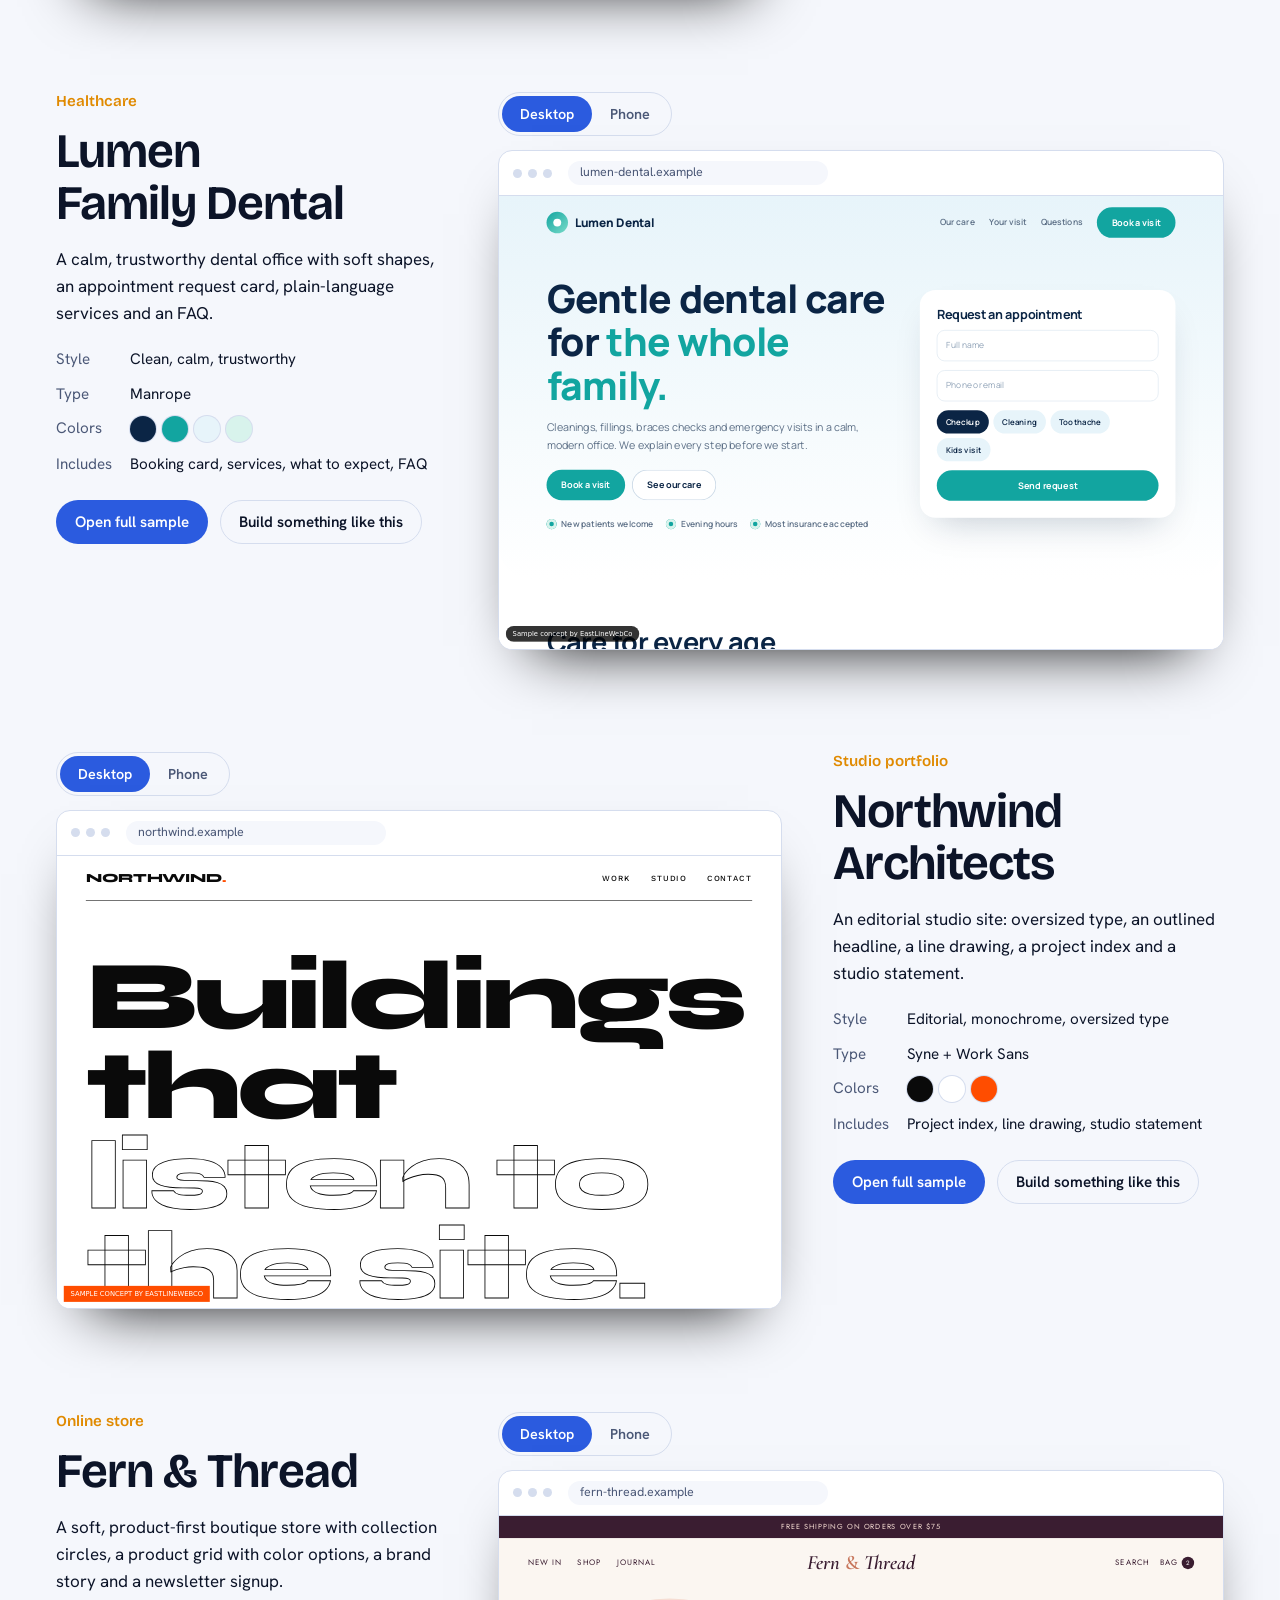
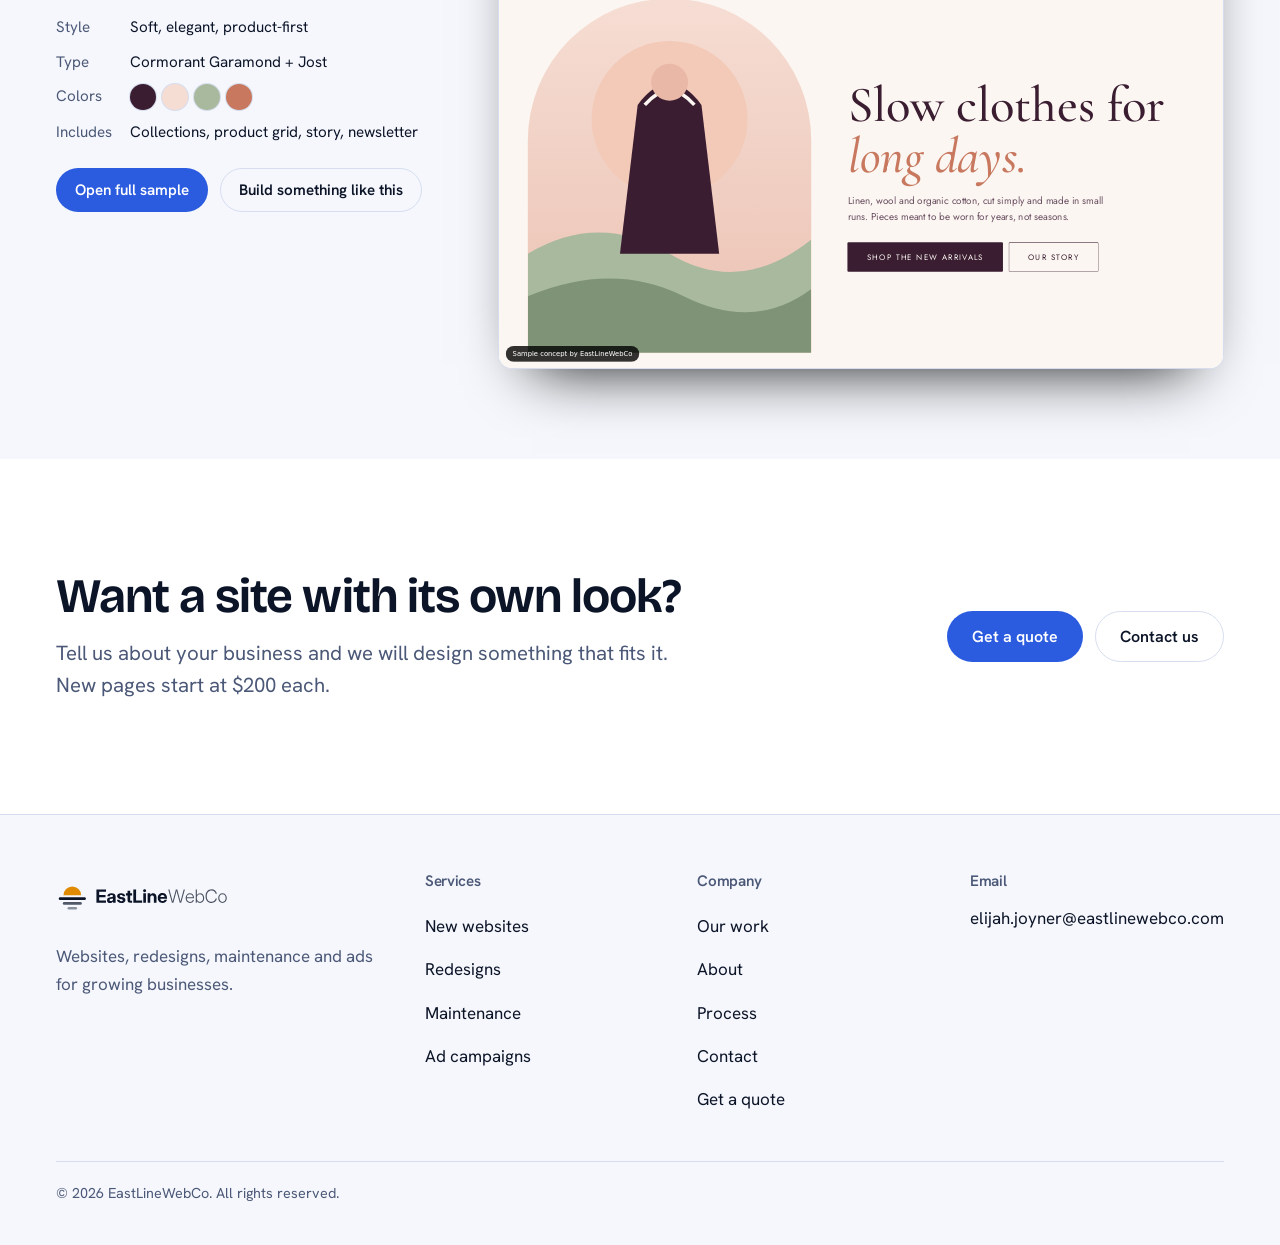
<file: public/work.html>
<!doctype html>
<html lang="en"><head><meta charset="utf-8"><meta name="viewport" content="width=device-width,initial-scale=1,viewport-fit=cover"><meta name="claude:viewport-fit-sides" content="cover">
<title>Our work | EastLineWebCo</title>
<meta name="theme-color" content="#0A1020" media="(prefers-color-scheme: dark)"><meta name="theme-color" content="#F5F7FC" media="(prefers-color-scheme: light)"><meta name="format-detection" content="telephone=no"><meta name="description" content="A moving-company website, a streetwear brand site and five concept sites by EastLineWebCo: coffee roaster, electrician, dental office, architecture studio and online boutique."><link rel="icon" type="image/svg+xml" href="[data-uri]"><link rel="apple-touch-icon" href="assets/apple-touch-icon.png"><link rel="manifest" href="manifest.webmanifest">
<link rel="preconnect" href="https://fonts.googleapis.com"><link rel="preconnect" href="https://fonts.gstatic.com" crossorigin><link rel="stylesheet" href="https://fonts.googleapis.com/css2?family=Bricolage+Grotesque:opsz,wght@12..96,500..800&family=Hanken+Grotesk:wght@400;500;600;700&display=swap">
<link rel="stylesheet" href="assets/styles.css">
<script>(function(){var R=document.documentElement,RE=/(^|\|)elw:(light|dark)$/;function rd(){var t=null;try{t=localStorage.getItem("elw-theme")}catch(e){}if(!t){try{t=sessionStorage.getItem("elw-theme")}catch(e){}}if(!t){var m=RE.exec(window.name||"");t=m&&m[2]}return t==="light"||t==="dark"?t:null}window.elwTheme={get:rd,set:function(v){try{localStorage.setItem("elw-theme",v)}catch(e){}try{sessionStorage.setItem("elw-theme",v)}catch(e){}try{var b=(window.name||"").replace(RE,"");window.name=(b?b+"|":"")+"elw:"+v}catch(e){}}};var t=rd();if(t)R.setAttribute("data-theme",t)})();</script>
</head><body>
<header class="site-header"><div class="wrap bar">
<a class="logo" href="index.html" aria-label="EastLineWebCo home"><svg class="logo-svg" viewBox="0 0 254 50" height="34" role="img" aria-label="EastLineWebCo"><path d="M11 24a13 13 0 0 1 26 0z" fill="var(--warm,#FFB547)"/><rect x="4" y="27" width="40" height="4" rx="2" fill="currentColor"/><rect x="10" y="34" width="28" height="4" rx="2" fill="currentColor" opacity=".7"/><rect x="17" y="41" width="14" height="4" rx="2" fill="currentColor" opacity=".45"/><path d="M59.46 35H73.56V31.52H63.52V26.77H72.81V23.39H63.52V18.84H73.56V15.36H59.46ZM79.77 35.24C81.91 35.24 83.11 34.39 83.85 33.04H83.9V35H87.7V25.56C87.7 22.58 85.51 20.79 81.7 20.79C77.87 20.79 75.61 22.61 75.44 25.48H79.09C79.18 24.41 80.13 23.68 81.58 23.68C83 23.68 83.86 24.39 83.86 25.42V25.51C83.86 26.4 82.96 26.52 80.42 26.77C77.52 27.04 74.99 27.93 74.99 31.07C74.99 33.85 76.99 35.24 79.77 35.24ZM80.85 32.53C79.55 32.53 78.71 31.95 78.71 30.97C78.71 29.86 79.76 29.34 81.09 29.15C82.34 28.95 83.44 28.76 83.89 28.51V29.91C83.89 31.41 82.73 32.53 80.85 32.53ZM95.96 35.34C99.59 35.34 102.13 33.52 102.13 30.74C102.13 28.7 100.83 27.49 98.03 26.93L95.39 26.42C94.32 26.19 93.7 25.73 93.7 25.02C93.7 24.19 94.51 23.54 95.84 23.54C97.21 23.54 98.16 24.37 98.18 25.49H101.78C101.7 22.59 99.33 20.79 95.73 20.79C92.11 20.79 89.83 22.53 89.83 25.17C89.83 27.33 91.26 28.7 93.97 29.23L96.4 29.7C97.54 29.92 98.21 30.36 98.21 31.1C98.21 31.95 97.33 32.56 95.89 32.56C94.37 32.56 93.48 31.84 93.33 30.62H89.51C89.75 33.62 92.34 35.34 95.96 35.34ZM111.94 21.08H109.09V17.28H105.2V21.08H102.81V24.12H105.2V31.31C105.2 33.84 106.62 35 109.67 35H111.94V31.95H110.45C109.4 31.95 109.09 31.65 109.09 30.7V24.12H111.94ZM113.71 35H126.7V31.52H117.78V15.36H113.71ZM128.38 35H132.27V21.08H128.38ZM130.32 19.32C131.6 19.32 132.53 18.44 132.53 17.25C132.53 16.07 131.6 15.19 130.32 15.19C129.04 15.19 128.11 16.07 128.11 17.25C128.11 18.44 129.04 19.32 130.32 19.32ZM138.63 27.26C138.63 25.1 139.75 24.14 141.36 24.14C142.98 24.14 143.92 25.13 143.92 27V35H147.8V26.29C147.8 22.77 145.88 20.79 142.92 20.79C140.91 20.79 139.5 21.68 138.57 23.27V21.08H134.74V35H138.63ZM156.63 35.32C160.01 35.32 162.7 33.39 163.21 30.62H159.67C159.31 31.7 158.27 32.4 156.75 32.4C154.71 32.4 153.52 31.07 153.46 29.01H163.36V27.97C163.36 23.73 160.6 20.76 156.5 20.76C152.51 20.76 149.67 23.81 149.67 28.05C149.67 32.28 152.42 35.32 156.63 35.32ZM153.48 26.54C153.69 24.8 154.84 23.71 156.58 23.71C158.34 23.71 159.5 24.8 159.69 26.54Z" fill="currentColor"/><path d="M170.48 35H172.66L176.27 21.71C176.65 20.29 176.98 18.86 177.31 17.44C177.64 18.86 177.98 20.29 178.37 21.71L181.98 35H184.14L189.57 15.36H187.75L184.22 28.53C183.81 30.1 183.42 31.65 183.06 33.21C182.7 31.65 182.31 30.1 181.9 28.53L178.39 15.36H176.26L172.72 28.53C172.32 30.11 171.92 31.68 171.56 33.26C171.21 31.68 170.83 30.11 170.4 28.53L166.87 15.36H165.06ZM196.97 35.28C199.89 35.28 202.28 33.5 202.85 30.83H201.14C200.66 32.57 199.07 33.72 196.97 33.72C194.13 33.72 192.38 31.57 192.31 28.47H203.08V27.95C203.08 23.77 200.64 20.8 196.86 20.8C193.21 20.8 190.62 23.85 190.62 28.05C190.62 32.23 193.05 35.28 196.97 35.28ZM192.32 26.98C192.56 24.18 194.33 22.33 196.86 22.33C199.4 22.33 201.2 24.19 201.38 26.98ZM211.93 35.25C215.5 35.25 217.99 32.35 217.99 28.04C217.99 23.73 215.49 20.83 211.93 20.83C209.83 20.83 208 21.92 207.23 23.7H207.21V15.36H205.52V35H207.18V32.36H207.19C208.06 34.17 209.83 35.25 211.93 35.25ZM211.69 33.69C208.89 33.69 207.09 31.48 207.09 28.04C207.09 24.6 208.89 22.37 211.69 22.37C214.34 22.37 216.28 24.41 216.28 28.04C216.28 31.66 214.34 33.69 211.69 33.69ZM228.71 35.28C232.99 35.28 235.97 32.38 236.62 28.74H234.8C234.18 31.52 231.95 33.6 228.71 33.6C224.6 33.6 221.72 30.36 221.72 25.19C221.72 20.02 224.6 16.75 228.71 16.75C231.97 16.75 234.19 18.84 234.78 21.65H236.62C235.97 17.98 232.99 15.08 228.71 15.08C223.47 15.08 219.94 19.22 219.94 25.19C219.94 31.14 223.47 35.28 228.71 35.28ZM244.85 35.28C248.62 35.28 251.19 32.27 251.19 28.05C251.19 23.82 248.62 20.8 244.85 20.8C241.08 20.8 238.51 23.82 238.51 28.05C238.51 32.27 241.08 35.28 244.85 35.28ZM244.85 33.72C242.02 33.72 240.22 31.45 240.22 28.05C240.22 24.65 242.03 22.36 244.85 22.36C247.67 22.36 249.48 24.65 249.48 28.05C249.48 31.44 247.69 33.72 244.85 33.72Z" fill="currentColor" opacity=".72"/></svg></a>
<button class="icon-btn menu-btn" id="menu-btn" aria-label="Menu" aria-expanded="false" aria-controls="nav"><svg width="20" height="20" viewBox="0 0 24 24" fill="none" stroke="currentColor" stroke-width="2" stroke-linecap="round"><path d="M4 7h16M4 12h16M4 17h16"/></svg></button>
<nav class="nav" id="nav" aria-label="Main"><a href="services.html">Services</a><a href="work.html" aria-current="page">Work</a><a href="process.html">Process</a><a href="about.html">About</a><a href="contact.html">Contact</a>
<button class="icon-btn" id="theme-btn" aria-label="Switch light or dark theme"><svg width="18" height="18" viewBox="0 0 24 24" fill="none" stroke="currentColor" stroke-width="2" stroke-linecap="round" stroke-linejoin="round"><path d="M21 12.8A9 9 0 1 1 11.2 3a7 7 0 0 0 9.8 9.8z"/></svg></button>
<a class="btn primary sm" href="quote.html">Get a quote</a></nav><div class="progress" id="progress" aria-hidden="true"></div></div></header>
<main><div class="wrap page-head"><h1>Seven sites, seven different looks</h1><p class="lead">The first is a full multi-page site for a boutique moving company and the second is a streetwear brand site. The other five are concept sites we designed to show our range, for fictional businesses. Each has its own colors, type and layout. Scroll the previews, switch to phone view, or open any site full size.</p></div>
<div class="wrap works"><article class="work" id="swift-moving"><div class="work-info"><span class="kind">Multi-page site, moving and delivery</span><h2>Swift White Glove Moving</h2><p>A nine-page marketing site for a boutique white glove moving company: dark, editorial and discreet, with animated sections, a service accordion, a quote form that works without a backend, and a Cloudflare-ready setup.</p>
<dl><dt>Style</dt><dd>Dark, editorial, animated</dd><dt>Pages</dt><dd>Home, About, Services, Service Areas, Testimonials, FAQ, Contact</dd></dl>
<div class="btns"><a class="btn primary sm" href="samples/swift-moving/index.html" target="_blank" rel="noopener">Open full site</a><a class="btn ghost sm" href="quote.html">Build something like this</a></div></div>
<div class="work-view"><div class="seg" role="group" aria-label="Preview size for Swift White Glove Moving"><button type="button" data-mode="desktop" aria-pressed="true">Desktop</button><button type="button" data-mode="phone" aria-pressed="false">Phone</button></div>
<div class="chrome"><div class="chrome-bar"><i></i><i></i><i></i><span>swiftwhiteglovemoving.com</span></div><div class="pv" data-src="samples/swift-moving/index.html?static=1" data-ext="1" data-w="1280" data-h="800" data-label="Swift White Glove Moving"></div></div></div></article><article class="work" id="no-eta"><div class="work-info"><span class="kind">Streetwear brand site</span><h2>NO ETA</h2><p>A one-page React site for a streetwear label that never promises a delivery date: a giant wordmark, a live-style shipping timeline, an inventory log with claim bars, a manifesto and a receipt-style signup, all animated on load and on scroll.</p>
<dl><dt>Style</dt><dd>Raw, industrial, monospace</dd><dt>Type</dt><dd>Inter Tight + Inter + JetBrains Mono</dd><dt>Colors</dt><dd class="sws"><span class="sw" style="background:#E5E5E1" title="Stone #E5E5E1"></span><span class="sw" style="background:#121212" title="Ink #121212"></span><span class="sw" style="background:#F59E0B" title="Amber #F59E0B"></span></dd><dt>Includes</dt><dd>Hero, shipping timeline, inventory, manifesto, lookbook, signup</dd></dl>
<div class="btns"><a class="btn primary sm" href="samples/no-eta/index.html" target="_blank" rel="noopener">Open full site</a><a class="btn ghost sm" href="quote.html">Build something like this</a></div></div>
<div class="work-view"><div class="seg" role="group" aria-label="Preview size for NO ETA"><button type="button" data-mode="desktop" aria-pressed="true">Desktop</button><button type="button" data-mode="phone" aria-pressed="false">Phone</button></div>
<div class="chrome"><div class="chrome-bar"><i></i><i></i><i></i><span>no-eta.example</span></div><div class="pv" data-src="samples/no-eta/index.html?static=1" data-ext="1" data-w="1280" data-h="800" data-label="NO ETA"></div></div></div></article><article class="work" id="harbor-pine"><div class="work-info"><span class="kind">Local retail and cafe</span><h2>Harbor &amp; Pine Coffee Roasters</h2><p>A neighborhood roaster with a warm, friendly brand: weekly roast cards, a subscription club, a printed-style menu and a visit section.</p>
<dl><dt>Style</dt><dd>Warm, rounded, friendly</dd><dt>Type</dt><dd>Fraunces + Karla</dd><dt>Colors</dt><dd class="sws"><span class="sw" style="background:#123C34" title="Spruce #123C34"></span><span class="sw" style="background:#F4EBD8" title="Oat #F4EBD8"></span><span class="sw" style="background:#F2C14E" title="Butter #F2C14E"></span><span class="sw" style="background:#D2553C" title="Tomato #D2553C"></span></dd><dt>Includes</dt><dd>Roast cards, subscription club, menu, hours</dd></dl>
<div class="btns"><a class="btn primary sm" href="samples/harbor-pine.html" target="_blank" rel="noopener">Open full sample</a><a class="btn ghost sm" href="quote.html">Build something like this</a></div></div>
<div class="work-view"><div class="seg" role="group" aria-label="Preview size for Harbor &amp; Pine Coffee Roasters"><button type="button" data-mode="desktop" aria-pressed="true">Desktop</button><button type="button" data-mode="phone" aria-pressed="false">Phone</button></div>
<div class="chrome"><div class="chrome-bar"><i></i><i></i><i></i><span>harbor-pine.example</span></div><div class="pv" data-src="samples/harbor-pine.html" data-w="1280" data-h="800" data-label="Harbor &amp; Pine Coffee Roasters"></div></div></div></article><article class="work" id="voltline"><div class="work-info"><span class="kind">Trades and contractors</span><h2>Voltline Electric</h2><p>A bold electrician site built to get the phone ringing: an emergency call bar, angled shapes, a clear service grid and a three-step process.</p>
<dl><dt>Style</dt><dd>Bold, angular, high contrast</dd><dt>Type</dt><dd>Barlow Condensed + Barlow</dd><dt>Colors</dt><dd class="sws"><span class="sw" style="background:#14161A" title="Coal #14161A"></span><span class="sw" style="background:#FFD60A" title="Volt #FFD60A"></span><span class="sw" style="background:#F6F6F4" title="White #F6F6F4"></span></dd><dt>Includes</dt><dd>Call bar, service grid, process, service area</dd></dl>
<div class="btns"><a class="btn primary sm" href="samples/voltline.html" target="_blank" rel="noopener">Open full sample</a><a class="btn ghost sm" href="quote.html">Build something like this</a></div></div>
<div class="work-view"><div class="seg" role="group" aria-label="Preview size for Voltline Electric"><button type="button" data-mode="desktop" aria-pressed="true">Desktop</button><button type="button" data-mode="phone" aria-pressed="false">Phone</button></div>
<div class="chrome"><div class="chrome-bar"><i></i><i></i><i></i><span>voltline.example</span></div><div class="pv" data-src="samples/voltline.html" data-w="1280" data-h="800" data-label="Voltline Electric"></div></div></div></article><article class="work" id="lumen-dental"><div class="work-info"><span class="kind">Healthcare</span><h2>Lumen Family Dental</h2><p>A calm, trustworthy dental office with soft shapes, an appointment request card, plain-language services and an FAQ.</p>
<dl><dt>Style</dt><dd>Clean, calm, trustworthy</dd><dt>Type</dt><dd>Manrope</dd><dt>Colors</dt><dd class="sws"><span class="sw" style="background:#0B2545" title="Navy #0B2545"></span><span class="sw" style="background:#12A5A0" title="Teal #12A5A0"></span><span class="sw" style="background:#E7F4FA" title="Sky #E7F4FA"></span><span class="sw" style="background:#D8F3EC" title="Mint #D8F3EC"></span></dd><dt>Includes</dt><dd>Booking card, services, what to expect, FAQ</dd></dl>
<div class="btns"><a class="btn primary sm" href="samples/lumen-dental.html" target="_blank" rel="noopener">Open full sample</a><a class="btn ghost sm" href="quote.html">Build something like this</a></div></div>
<div class="work-view"><div class="seg" role="group" aria-label="Preview size for Lumen Family Dental"><button type="button" data-mode="desktop" aria-pressed="true">Desktop</button><button type="button" data-mode="phone" aria-pressed="false">Phone</button></div>
<div class="chrome"><div class="chrome-bar"><i></i><i></i><i></i><span>lumen-dental.example</span></div><div class="pv" data-src="samples/lumen-dental.html" data-w="1280" data-h="800" data-label="Lumen Family Dental"></div></div></div></article><article class="work" id="northwind"><div class="work-info"><span class="kind">Studio portfolio</span><h2>Northwind Architects</h2><p>An editorial studio site: oversized type, an outlined headline, a line drawing, a project index and a studio statement.</p>
<dl><dt>Style</dt><dd>Editorial, monochrome, oversized type</dd><dt>Type</dt><dd>Syne + Work Sans</dd><dt>Colors</dt><dd class="sws"><span class="sw" style="background:#0A0A0A" title="Black #0A0A0A"></span><span class="sw" style="background:#FFFFFF" title="White #FFFFFF"></span><span class="sw" style="background:#FF4D00" title="Signal #FF4D00"></span></dd><dt>Includes</dt><dd>Project index, line drawing, studio statement</dd></dl>
<div class="btns"><a class="btn primary sm" href="samples/northwind.html" target="_blank" rel="noopener">Open full sample</a><a class="btn ghost sm" href="quote.html">Build something like this</a></div></div>
<div class="work-view"><div class="seg" role="group" aria-label="Preview size for Northwind Architects"><button type="button" data-mode="desktop" aria-pressed="true">Desktop</button><button type="button" data-mode="phone" aria-pressed="false">Phone</button></div>
<div class="chrome"><div class="chrome-bar"><i></i><i></i><i></i><span>northwind.example</span></div><div class="pv" data-src="samples/northwind.html" data-w="1280" data-h="800" data-label="Northwind Architects"></div></div></div></article><article class="work" id="fern-thread"><div class="work-info"><span class="kind">Online store</span><h2>Fern &amp; Thread</h2><p>A soft, product-first boutique store with collection circles, a product grid with color options, a brand story and a newsletter signup.</p>
<dl><dt>Style</dt><dd>Soft, elegant, product-first</dd><dt>Type</dt><dd>Cormorant Garamond + Jost</dd><dt>Colors</dt><dd class="sws"><span class="sw" style="background:#3A1D31" title="Plum #3A1D31"></span><span class="sw" style="background:#F6DDD3" title="Blush #F6DDD3"></span><span class="sw" style="background:#A9B99E" title="Sage #A9B99E"></span><span class="sw" style="background:#C8785E" title="Clay #C8785E"></span></dd><dt>Includes</dt><dd>Collections, product grid, story, newsletter</dd></dl>
<div class="btns"><a class="btn primary sm" href="samples/fern-thread.html" target="_blank" rel="noopener">Open full sample</a><a class="btn ghost sm" href="quote.html">Build something like this</a></div></div>
<div class="work-view"><div class="seg" role="group" aria-label="Preview size for Fern &amp; Thread"><button type="button" data-mode="desktop" aria-pressed="true">Desktop</button><button type="button" data-mode="phone" aria-pressed="false">Phone</button></div>
<div class="chrome"><div class="chrome-bar"><i></i><i></i><i></i><span>fern-thread.example</span></div><div class="pv" data-src="samples/fern-thread.html" data-w="1280" data-h="800" data-label="Fern &amp; Thread"></div></div></div></article></div>
<section class="section alt"><div class="wrap cta"><div style="display:grid;gap:14px"><h2>Want a site with its own look?</h2><p class="lead">Tell us about your business and we will design something that fits it. New pages start at $200 each.</p></div><div class="btns"><a class="btn primary" href="quote.html">Get a quote</a><a class="btn ghost" href="contact.html">Contact us</a></div></div></section>
</main>
<footer class="site-footer"><div class="wrap"><div class="foot">
<div><a class="logo" href="index.html" aria-label="EastLineWebCo home"><svg class="logo-svg" viewBox="0 0 254 50" height="34" role="img" aria-label="EastLineWebCo"><path d="M11 24a13 13 0 0 1 26 0z" fill="var(--warm,#FFB547)"/><rect x="4" y="27" width="40" height="4" rx="2" fill="currentColor"/><rect x="10" y="34" width="28" height="4" rx="2" fill="currentColor" opacity=".7"/><rect x="17" y="41" width="14" height="4" rx="2" fill="currentColor" opacity=".45"/><path d="M59.46 35H73.56V31.52H63.52V26.77H72.81V23.39H63.52V18.84H73.56V15.36H59.46ZM79.77 35.24C81.91 35.24 83.11 34.39 83.85 33.04H83.9V35H87.7V25.56C87.7 22.58 85.51 20.79 81.7 20.79C77.87 20.79 75.61 22.61 75.44 25.48H79.09C79.18 24.41 80.13 23.68 81.58 23.68C83 23.68 83.86 24.39 83.86 25.42V25.51C83.86 26.4 82.96 26.52 80.42 26.77C77.52 27.04 74.99 27.93 74.99 31.07C74.99 33.85 76.99 35.24 79.77 35.24ZM80.85 32.53C79.55 32.53 78.71 31.95 78.71 30.97C78.71 29.86 79.76 29.34 81.09 29.15C82.34 28.95 83.44 28.76 83.89 28.51V29.91C83.89 31.41 82.73 32.53 80.85 32.53ZM95.96 35.34C99.59 35.34 102.13 33.52 102.13 30.74C102.13 28.7 100.83 27.49 98.03 26.93L95.39 26.42C94.32 26.19 93.7 25.73 93.7 25.02C93.7 24.19 94.51 23.54 95.84 23.54C97.21 23.54 98.16 24.37 98.18 25.49H101.78C101.7 22.59 99.33 20.79 95.73 20.79C92.11 20.79 89.83 22.53 89.83 25.17C89.83 27.33 91.26 28.7 93.97 29.23L96.4 29.7C97.54 29.92 98.21 30.36 98.21 31.1C98.21 31.95 97.33 32.56 95.89 32.56C94.37 32.56 93.48 31.84 93.33 30.62H89.51C89.75 33.62 92.34 35.34 95.96 35.34ZM111.94 21.08H109.09V17.28H105.2V21.08H102.81V24.12H105.2V31.31C105.2 33.84 106.62 35 109.67 35H111.94V31.95H110.45C109.4 31.95 109.09 31.65 109.09 30.7V24.12H111.94ZM113.71 35H126.7V31.52H117.78V15.36H113.71ZM128.38 35H132.27V21.08H128.38ZM130.32 19.32C131.6 19.32 132.53 18.44 132.53 17.25C132.53 16.07 131.6 15.19 130.32 15.19C129.04 15.19 128.11 16.07 128.11 17.25C128.11 18.44 129.04 19.32 130.32 19.32ZM138.63 27.26C138.63 25.1 139.75 24.14 141.36 24.14C142.98 24.14 143.92 25.13 143.92 27V35H147.8V26.29C147.8 22.77 145.88 20.79 142.92 20.79C140.91 20.79 139.5 21.68 138.57 23.27V21.08H134.74V35H138.63ZM156.63 35.32C160.01 35.32 162.7 33.39 163.21 30.62H159.67C159.31 31.7 158.27 32.4 156.75 32.4C154.71 32.4 153.52 31.07 153.46 29.01H163.36V27.97C163.36 23.73 160.6 20.76 156.5 20.76C152.51 20.76 149.67 23.81 149.67 28.05C149.67 32.28 152.42 35.32 156.63 35.32ZM153.48 26.54C153.69 24.8 154.84 23.71 156.58 23.71C158.34 23.71 159.5 24.8 159.69 26.54Z" fill="currentColor"/><path d="M170.48 35H172.66L176.27 21.71C176.65 20.29 176.98 18.86 177.31 17.44C177.64 18.86 177.98 20.29 178.37 21.71L181.98 35H184.14L189.57 15.36H187.75L184.22 28.53C183.81 30.1 183.42 31.65 183.06 33.21C182.7 31.65 182.31 30.1 181.9 28.53L178.39 15.36H176.26L172.72 28.53C172.32 30.11 171.92 31.68 171.56 33.26C171.21 31.68 170.83 30.11 170.4 28.53L166.87 15.36H165.06ZM196.97 35.28C199.89 35.28 202.28 33.5 202.85 30.83H201.14C200.66 32.57 199.07 33.72 196.97 33.72C194.13 33.72 192.38 31.57 192.31 28.47H203.08V27.95C203.08 23.77 200.64 20.8 196.86 20.8C193.21 20.8 190.62 23.85 190.62 28.05C190.62 32.23 193.05 35.28 196.97 35.28ZM192.32 26.98C192.56 24.18 194.33 22.33 196.86 22.33C199.4 22.33 201.2 24.19 201.38 26.98ZM211.93 35.25C215.5 35.25 217.99 32.35 217.99 28.04C217.99 23.73 215.49 20.83 211.93 20.83C209.83 20.83 208 21.92 207.23 23.7H207.21V15.36H205.52V35H207.18V32.36H207.19C208.06 34.17 209.83 35.25 211.93 35.25ZM211.69 33.69C208.89 33.69 207.09 31.48 207.09 28.04C207.09 24.6 208.89 22.37 211.69 22.37C214.34 22.37 216.28 24.41 216.28 28.04C216.28 31.66 214.34 33.69 211.69 33.69ZM228.71 35.28C232.99 35.28 235.97 32.38 236.62 28.74H234.8C234.18 31.52 231.95 33.6 228.71 33.6C224.6 33.6 221.72 30.36 221.72 25.19C221.72 20.02 224.6 16.75 228.71 16.75C231.97 16.75 234.19 18.84 234.78 21.65H236.62C235.97 17.98 232.99 15.08 228.71 15.08C223.47 15.08 219.94 19.22 219.94 25.19C219.94 31.14 223.47 35.28 228.71 35.28ZM244.85 35.28C248.62 35.28 251.19 32.27 251.19 28.05C251.19 23.82 248.62 20.8 244.85 20.8C241.08 20.8 238.51 23.82 238.51 28.05C238.51 32.27 241.08 35.28 244.85 35.28ZM244.85 33.72C242.02 33.72 240.22 31.45 240.22 28.05C240.22 24.65 242.03 22.36 244.85 22.36C247.67 22.36 249.48 24.65 249.48 28.05C249.48 31.44 247.69 33.72 244.85 33.72Z" fill="currentColor" opacity=".72"/></svg></a><p class="muted" style="margin-top:14px;max-width:32ch">Websites, redesigns, maintenance and ads for growing businesses.</p></div>
<div><h4>Services</h4><ul><li><a href="services.html#web">New websites</a></li><li><a href="services.html#remodel">Redesigns</a></li><li><a href="services.html#care">Maintenance</a></li><li><a href="services.html#ads">Ad campaigns</a></li></ul></div>
<div><h4>Company</h4><ul><li><a href="work.html">Our work</a></li><li><a href="about.html">About</a></li><li><a href="process.html">Process</a></li><li><a href="contact.html">Contact</a></li><li><a href="quote.html">Get a quote</a></li></ul></div>
<div><h4>Email</h4><ul><li data-email>elijah.joyner@eastlinewebco.com</li></ul></div>
</div><div class="legal"><span>&copy; <span data-year>2026</span> EastLineWebCo. All rights reserved.</span></div></div></footer>
<script src="assets/config.js"></script><script src="assets/app.js"></script>
</body></html>
</file>
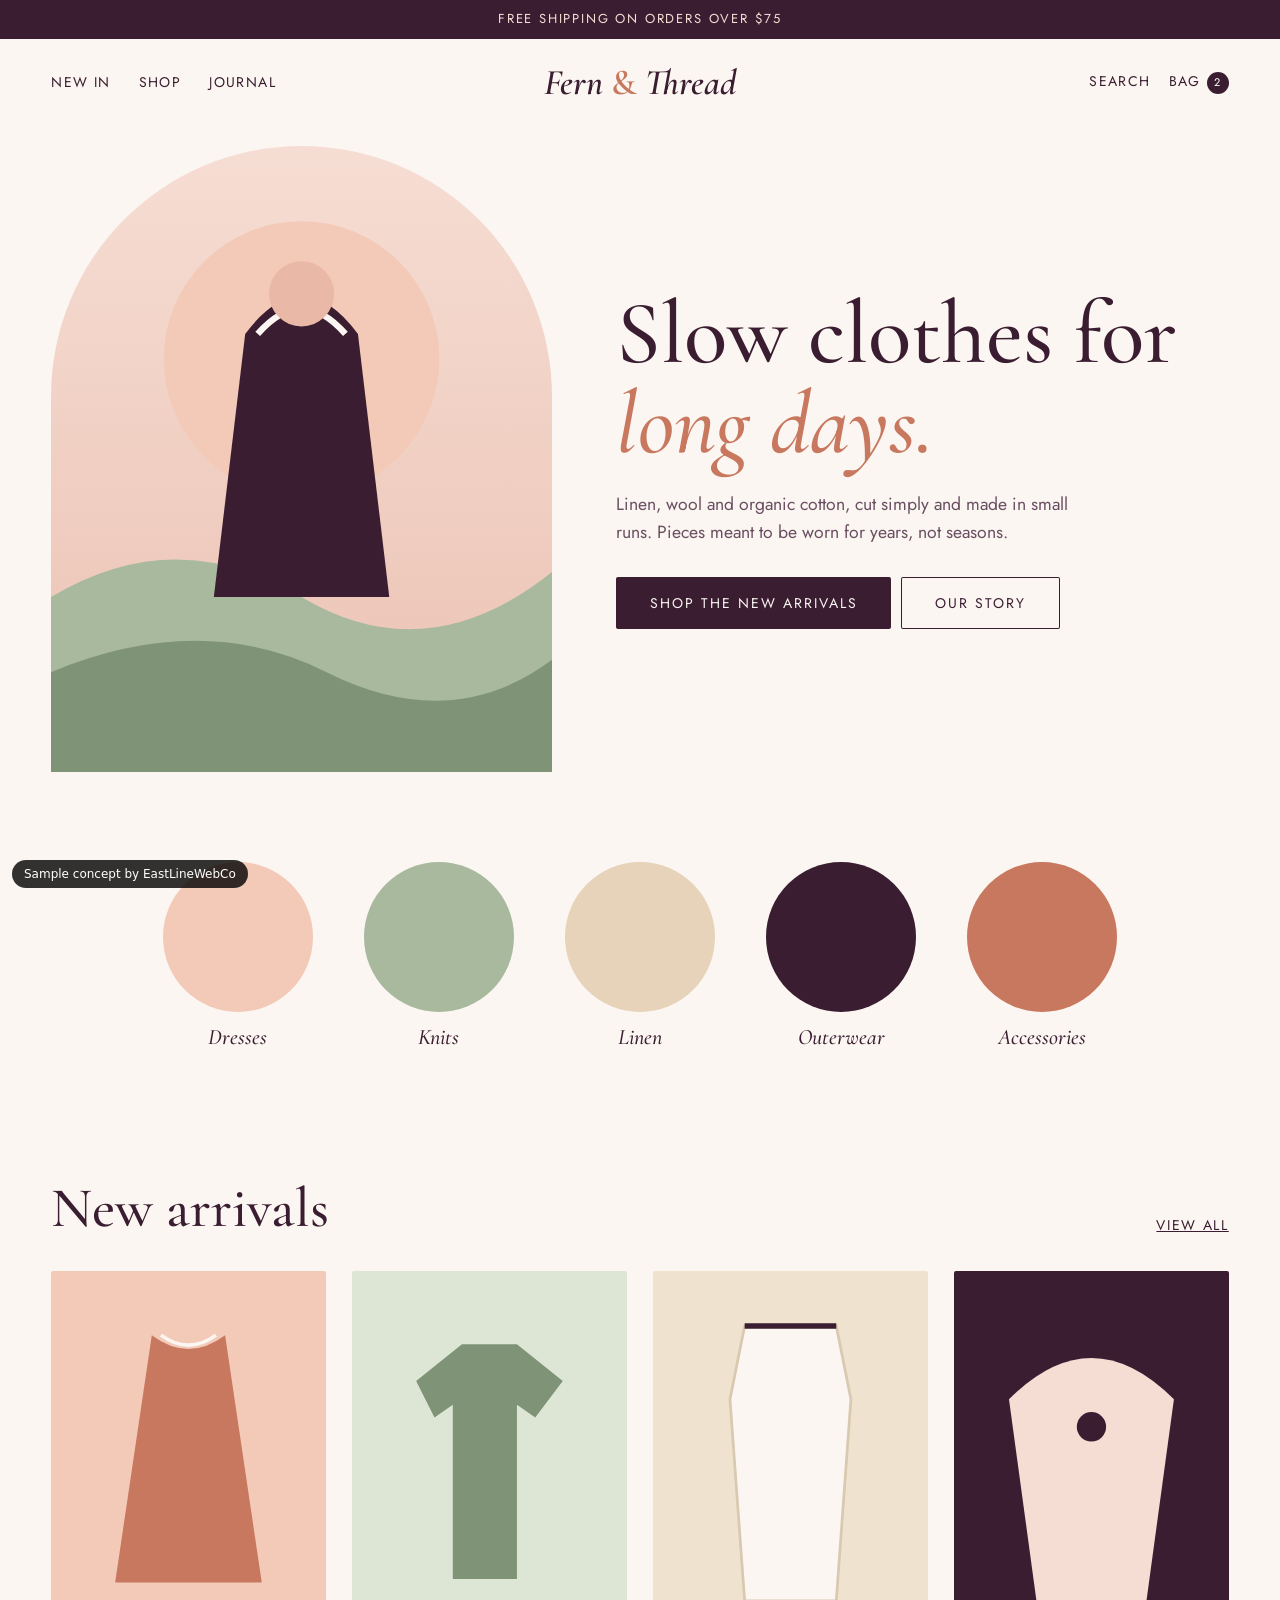
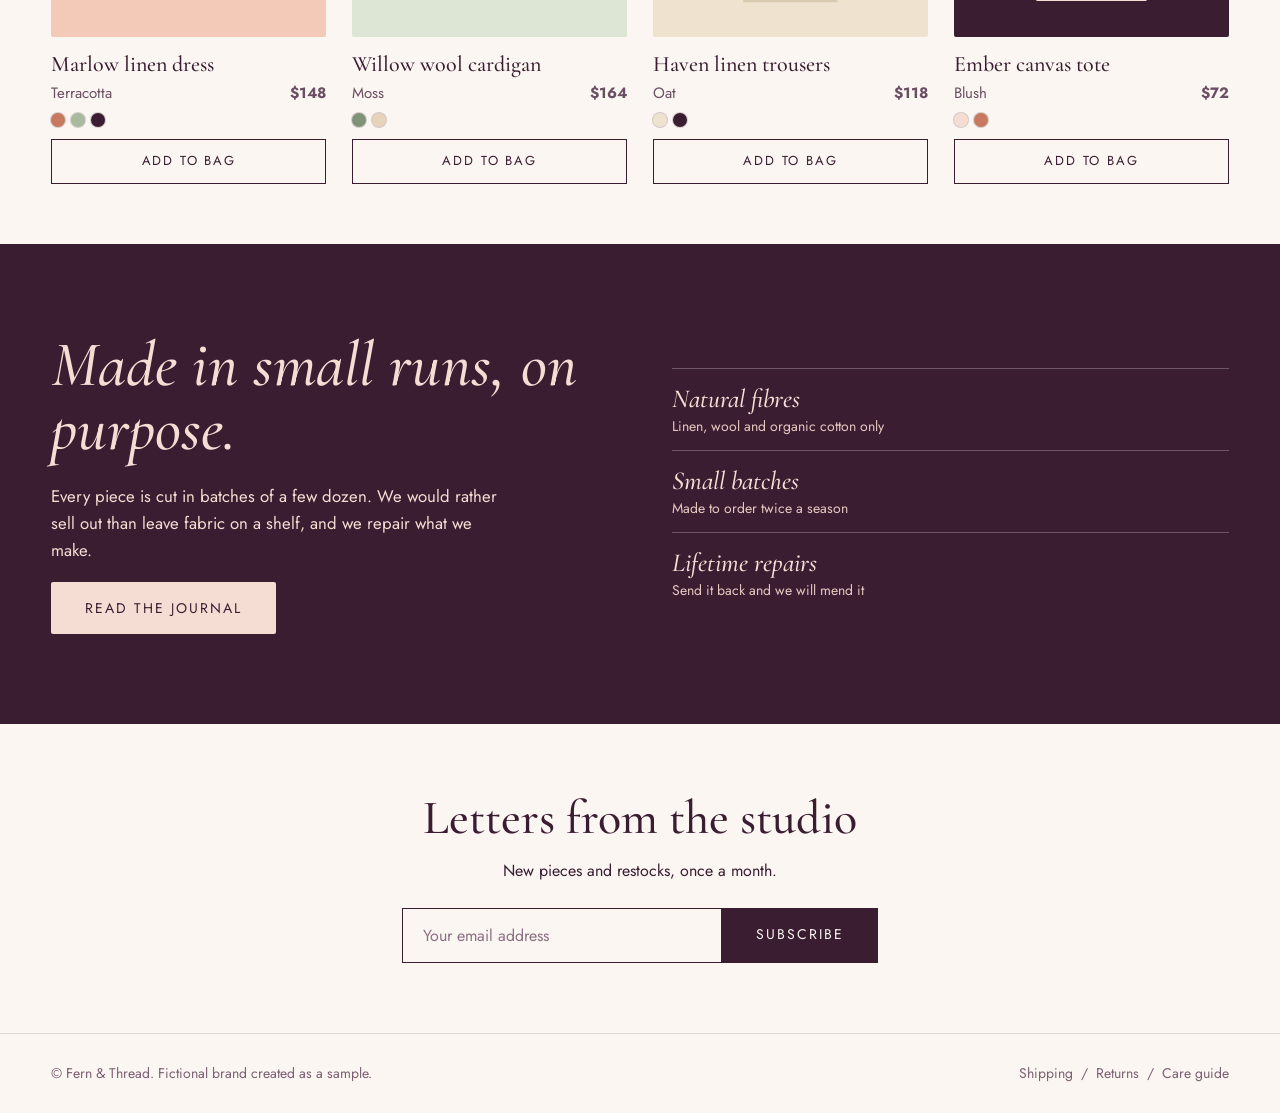
<file: public/samples/fern-thread.html>
<!doctype html>
<html lang="en"><head><meta charset="utf-8"><meta name="viewport" content="width=device-width,initial-scale=1"><meta name="robots" content="noindex">
<title>Fern &amp; Thread (sample)</title>
<link rel="preconnect" href="https://fonts.googleapis.com"><link rel="preconnect" href="https://fonts.gstatic.com" crossorigin>
<link rel="stylesheet" href="https://fonts.googleapis.com/css2?family=Cormorant+Garamond:ital,wght@0,500;0,600;1,500;1,600&family=Jost:wght@400;500;600&display=swap">
<style>
:root{--blush:#F6DDD3;--plum:#3A1D31;--sage:#A9B99E;--ivory:#FBF6F1;--clay:#C8785E;--s:'Cormorant Garamond',Georgia,serif;--j:'Jost',system-ui,sans-serif}
*{box-sizing:border-box}body{margin:0;background:var(--ivory);color:var(--plum);font:400 16px/1.6 var(--j)}
a{color:inherit}h1,h2,h3{font-family:var(--s);margin:0;font-weight:500;line-height:1}
.ann{background:var(--plum);color:var(--blush);text-align:center;font-size:13px;letter-spacing:.14em;text-transform:uppercase;padding:9px 12px}
header{display:grid;grid-template-columns:1fr auto 1fr;align-items:center;padding:22px clamp(20px,4vw,56px)}
header nav{display:flex;gap:28px;font-size:14px;letter-spacing:.1em;text-transform:uppercase}header a{text-decoration:none}
.logo{font:italic 600 36px var(--s);text-align:center}.logo span{font-style:normal;color:var(--clay)}
.tools{justify-self:end;display:flex;gap:18px;font-size:14px;letter-spacing:.1em;text-transform:uppercase}
.bag{display:inline-grid;place-items:center;width:22px;height:22px;border-radius:50%;background:var(--plum);color:#fff;font-size:11px;margin-left:6px}
.hero{display:grid;grid-template-columns:.9fr 1.1fr;gap:clamp(24px,5vw,80px);align-items:center;padding:20px clamp(20px,4vw,56px) 70px}
.pic{position:relative;aspect-ratio:4/5;border-radius:999px 999px 0 0;background:linear-gradient(180deg,var(--blush),#EBC2B3);overflow:hidden}
.pic svg{position:absolute;inset:0;width:100%;height:100%}
.txt h1{font-size:clamp(3.2rem,7vw,6.4rem);font-weight:500}.txt h1 em{color:var(--clay)}
.txt p{max-width:42ch;margin:22px 0 30px;font-size:1.1rem;color:#6a4e62}
.btn{display:inline-block;padding:15px 34px;background:var(--plum);color:var(--ivory);font-size:14px;letter-spacing:.14em;text-transform:uppercase;text-decoration:none;border-radius:2px}
.btn.o{background:transparent;color:var(--plum);box-shadow:inset 0 0 0 1px var(--plum);margin-left:10px}
.cats{display:flex;justify-content:center;gap:clamp(18px,4vw,56px);flex-wrap:wrap;padding:20px 20px 70px}
.cat{text-align:center;text-decoration:none;font:italic 500 22px var(--s)}.cat i{display:block;width:clamp(96px,14vw,150px);aspect-ratio:1;border-radius:50%;margin:0 auto 12px}
.sec{padding:60px clamp(20px,4vw,56px)}.head{display:flex;justify-content:space-between;align-items:end;margin-bottom:34px;gap:16px;flex-wrap:wrap}.head h2{font-size:clamp(2.2rem,4.4vw,3.6rem)}
.head a{font-size:14px;letter-spacing:.12em;text-transform:uppercase}
.grid{display:grid;grid-template-columns:repeat(auto-fit,minmax(230px,1fr));gap:26px}
.p .im{aspect-ratio:3/4;border-radius:2px;position:relative;overflow:hidden;margin-bottom:14px}
.p .im svg{position:absolute;inset:0;width:100%;height:100%}
.p h3{font:500 22px var(--s)}.p .pr{display:flex;justify-content:space-between;margin-top:4px;color:#6a4e62;font-size:15px}
.dots{display:flex;gap:6px;margin-top:8px}.dots i{width:14px;height:14px;border-radius:50%;box-shadow:0 0 0 1px #3A1D3133}
.add{margin-top:12px;display:block;text-align:center;padding:11px;border:1px solid var(--plum);font-size:13px;letter-spacing:.14em;text-transform:uppercase;text-decoration:none}
.story{background:var(--plum);color:var(--blush);display:grid;grid-template-columns:1fr 1fr;gap:clamp(24px,5vw,80px);padding:clamp(48px,7vw,100px) clamp(20px,4vw,56px);align-items:center}
.story h2{font-size:clamp(2.4rem,5vw,4.4rem);font-style:italic}.story p{margin:0 0 18px;max-width:46ch;font-size:1.05rem}.story .btn{background:var(--blush);color:var(--plum)}
.vals{display:grid;gap:14px}.vals div{border-top:1px solid #ffffff40;padding-top:14px;font:italic 500 26px var(--s)}.vals small{display:block;font:400 14px var(--j);font-style:normal;color:#e5c9c0;margin-top:2px}
.news{text-align:center;padding:70px 20px}.news h2{font-size:clamp(2rem,4vw,3rem);margin-bottom:10px}.news form{display:flex;gap:0;justify-content:center;margin-top:24px;flex-wrap:wrap}
.news .f{border:1px solid var(--plum);padding:14px 20px;min-width:min(320px,100%);text-align:left;color:#8b6f83}.news .btn{border-radius:0}
footer{border-top:1px solid #3A1D3126;padding:28px clamp(20px,4vw,56px);display:flex;justify-content:space-between;flex-wrap:wrap;gap:12px;font-size:14px;color:#7b5f73}
.elw{position:fixed;left:12px;bottom:12px;z-index:9;background:#000c;color:#fff;font:500 12px/1 system-ui,sans-serif;padding:8px 12px;border-radius:999px}
@media(max-width:820px){.hero,.story{grid-template-columns:1fr}header{grid-template-columns:1fr auto}header nav{display:none}.logo{text-align:left}.pic{max-width:420px}}
</style></head><body>
<div class="ann">Free shipping on orders over $75</div>
<header><nav><a href="#new">New in</a><a href="#cats">Shop</a><a href="#story">Journal</a></nav><a class="logo" href="#">Fern <span>&amp;</span> Thread</a><div class="tools"><a href="#">Search</a><a href="#">Bag<span class="bag">2</span></a></div></header>
<main>
<section class="hero"><div class="pic" aria-hidden="true"><svg viewBox="0 0 400 500"><circle cx="200" cy="170" r="110" fill="#F3C9B8"/><path d="M0 500V360Q100 300 200 360T400 340V500Z" fill="#A9B99E"/><path d="M0 500V420Q120 370 220 420T400 410V500Z" fill="#7F9477"/><path d="M155 150q45-60 90 0l25 210h-140z" fill="#3A1D31"/><path d="M165 150q35-40 70 0" fill="none" stroke="#FBF6F1" stroke-width="5"/><circle cx="200" cy="118" r="26" fill="#E9B8A6"/></svg></div>
<div class="txt"><h1>Slow clothes for <em>long days.</em></h1><p>Linen, wool and organic cotton, cut simply and made in small runs. Pieces meant to be worn for years, not seasons.</p><a class="btn" href="#new">Shop the new arrivals</a><a class="btn o" href="#story">Our story</a></div></section>

<section class="cats" id="cats"><a class="cat" href="#"><i style="background:#F3C9B8"></i>Dresses</a><a class="cat" href="#"><i style="background:#A9B99E"></i>Knits</a><a class="cat" href="#"><i style="background:#E6D3B9"></i>Linen</a><a class="cat" href="#"><i style="background:#3A1D31"></i>Outerwear</a><a class="cat" href="#"><i style="background:#C8785E"></i>Accessories</a></section>

<section class="sec" id="new"><div class="head"><h2>New arrivals</h2><a href="#">View all</a></div>
<div class="grid">
<div class="p"><div class="im" style="background:#F3C9B8"><svg viewBox="0 0 300 400"><path d="M110 70q40 30 80 0l40 270h-160z" fill="#C8785E"/><path d="M120 70q30 22 60 0" fill="none" stroke="#FBF6F1" stroke-width="4"/></svg></div><h3>Marlow linen dress</h3><div class="pr"><span>Terracotta</span><b>$148</b></div><div class="dots"><i style="background:#C8785E"></i><i style="background:#A9B99E"></i><i style="background:#3A1D31"></i></div><a class="add" href="#">Add to bag</a></div>
<div class="p"><div class="im" style="background:#DDE5D4"><svg viewBox="0 0 300 400"><path d="M70 120l50-40h60l50 40-30 40-20-14v190h-70V146l-20 14z" fill="#7F9477"/></svg></div><h3>Willow wool cardigan</h3><div class="pr"><span>Moss</span><b>$164</b></div><div class="dots"><i style="background:#7F9477"></i><i style="background:#E6D3B9"></i></div><a class="add" href="#">Add to bag</a></div>
<div class="p"><div class="im" style="background:#EFE3D0"><svg viewBox="0 0 300 400"><path d="M100 60h100l16 80-16 220H100L84 140z" fill="#FBF6F1" stroke="#D9C9B0" stroke-width="3"/><path d="M100 60h100" stroke="#3A1D31" stroke-width="6"/></svg></div><h3>Haven linen trousers</h3><div class="pr"><span>Oat</span><b>$118</b></div><div class="dots"><i style="background:#EFE3D0"></i><i style="background:#3A1D31"></i></div><a class="add" href="#">Add to bag</a></div>
<div class="p"><div class="im" style="background:#3A1D31"><svg viewBox="0 0 300 400"><path d="M60 140q90-90 180 0l-30 220h-120z" fill="#F6DDD3"/><circle cx="150" cy="170" r="16" fill="#3A1D31"/></svg></div><h3>Ember canvas tote</h3><div class="pr"><span>Blush</span><b>$72</b></div><div class="dots"><i style="background:#F6DDD3"></i><i style="background:#C8785E"></i></div><a class="add" href="#">Add to bag</a></div></div></section>

<section class="story" id="story"><div><h2>Made in small runs, on purpose.</h2><p style="margin-top:22px">Every piece is cut in batches of a few dozen. We would rather sell out than leave fabric on a shelf, and we repair what we make.</p><a class="btn" href="#">Read the journal</a></div>
<div class="vals"><div>Natural fibres<small>Linen, wool and organic cotton only</small></div><div>Small batches<small>Made to order twice a season</small></div><div>Lifetime repairs<small>Send it back and we will mend it</small></div></div></section>

<section class="news"><h2>Letters from the studio</h2><p>New pieces and restocks, once a month.</p><form><div class="f">Your email address</div><a class="btn" href="#">Subscribe</a></form></section>
</main>
<footer><span>&copy; Fern &amp; Thread. Fictional brand created as a sample.</span><span>Shipping &nbsp;/&nbsp; Returns &nbsp;/&nbsp; Care guide</span></footer>
<div class="elw">Sample concept by EastLineWebCo</div>
</body></html>
</file>
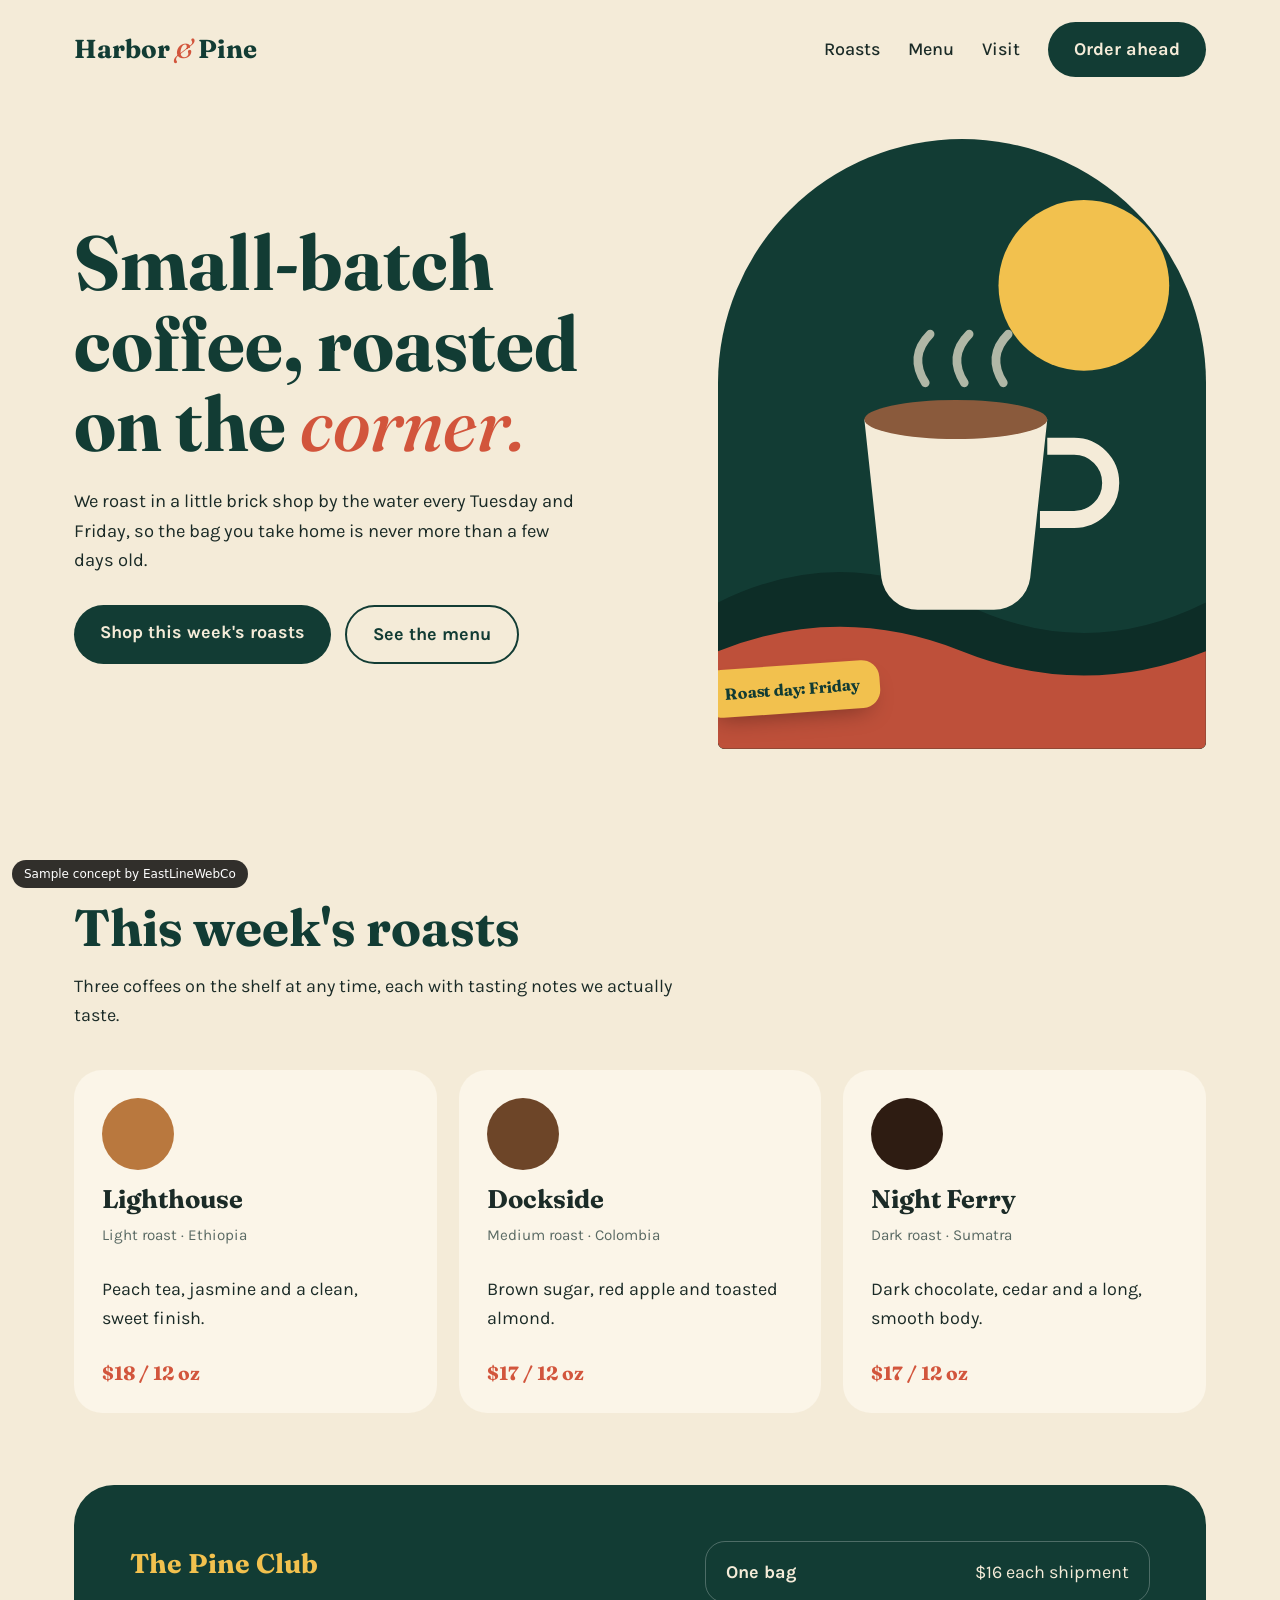
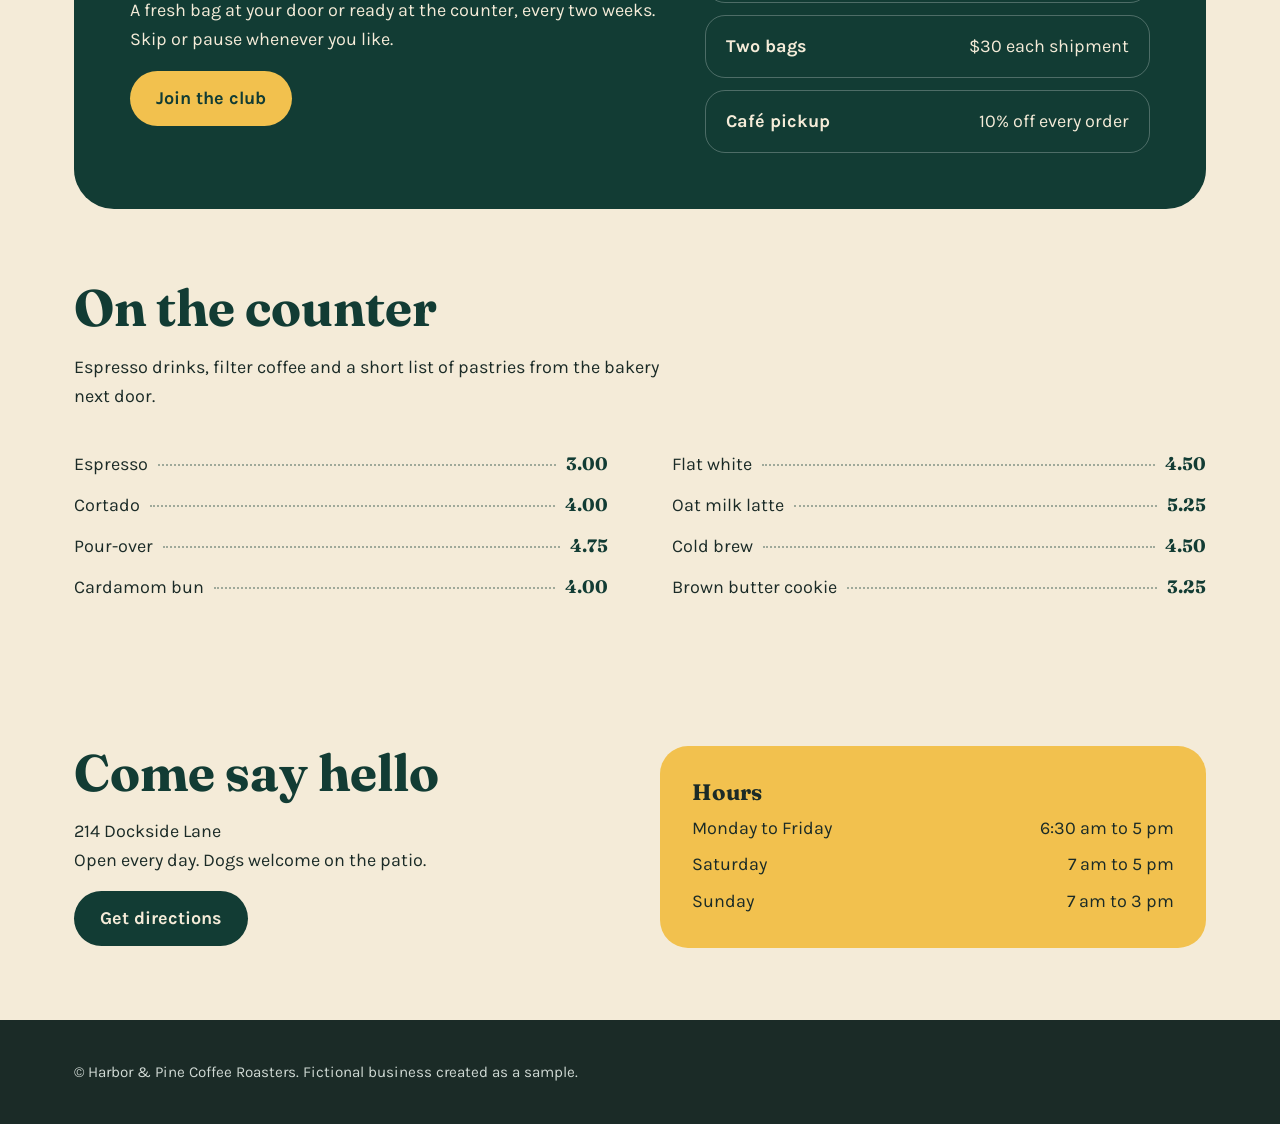
<file: public/samples/harbor-pine.html>
<!doctype html>
<html lang="en"><head><meta charset="utf-8"><meta name="viewport" content="width=device-width,initial-scale=1"><meta name="robots" content="noindex">
<title>Harbor &amp; Pine Coffee Roasters (sample)</title>
<link rel="preconnect" href="https://fonts.googleapis.com"><link rel="preconnect" href="https://fonts.gstatic.com" crossorigin>
<link rel="stylesheet" href="https://fonts.googleapis.com/css2?family=Fraunces:ital,opsz,wght@0,9..144,500;0,9..144,700;1,9..144,500&family=Karla:wght@400;500;700&display=swap">
<style>
:root{--spruce:#123C34;--oat:#F4EBD8;--butter:#F2C14E;--tomato:#D2553C;--ink:#1B2B27;--serif:'Fraunces',Georgia,serif;--sans:'Karla',system-ui,sans-serif}
*{box-sizing:border-box}body{margin:0;background:var(--oat);color:var(--ink);font:400 18px/1.6 var(--sans)}
a{color:inherit}h1,h2,h3{font-family:var(--serif);margin:0;line-height:1.05}
.wrap{max-width:1180px;margin:auto;padding-inline:24px}
header{display:flex;align-items:center;justify-content:space-between;padding-block:22px}
.logo{font:700 26px var(--serif);text-decoration:none;color:var(--spruce)}.logo i{font-weight:500;color:var(--tomato)}
nav{display:flex;gap:28px;align-items:center;font-weight:500}nav a{text-decoration:none}
.pill{display:inline-block;padding:13px 26px;border-radius:999px;background:var(--spruce);color:var(--oat);font-weight:700;text-decoration:none}
.pill.alt{background:transparent;color:var(--spruce);border:2px solid var(--spruce)}
.hero{display:grid;grid-template-columns:1.1fr .9fr;gap:48px;align-items:center;padding-block:40px 80px}
.hero h1{font-size:clamp(2.8rem,6vw,5.2rem);color:var(--spruce);font-weight:700}
.hero h1 em{color:var(--tomato);font-weight:500}
.hero p{max-width:46ch;margin:22px 0 30px;font-size:1.15rem}.row{display:flex;gap:14px;flex-wrap:wrap}
.arch{position:relative;aspect-ratio:4/5;border-radius:999px 999px 28px 28px;background:var(--spruce);overflow:hidden}
.arch svg{position:absolute;inset:0;width:100%;height:100%}
.tag{position:absolute;left:-14px;bottom:36px;background:var(--butter);color:var(--spruce);padding:14px 20px;border-radius:18px;font:700 16px var(--serif);transform:rotate(-4deg);box-shadow:0 12px 24px -12px #0006}
.sec{padding-block:72px}.sec h2{font-size:clamp(2rem,4vw,3.2rem);color:var(--spruce);margin-bottom:12px}
.lead{max-width:56ch;margin-bottom:40px}
.roasts{display:grid;grid-template-columns:repeat(auto-fit,minmax(250px,1fr));gap:22px}
.card{background:#FBF5E8;border-radius:28px;padding:28px;display:grid;gap:10px}
.bean{width:72px;height:72px;border-radius:50%;margin-bottom:6px}
.card h3{font-size:1.6rem}.card small{color:#5a6a64;font-size:.95rem}.price{font:700 1.2rem var(--serif);color:var(--tomato)}
.club{background:var(--spruce);color:var(--oat);border-radius:40px;padding:56px;display:grid;grid-template-columns:1.2fr 1fr;gap:40px;align-items:center}
.club h2{color:var(--butter)}.club ul{margin:0;padding:0;list-style:none;display:grid;gap:12px}
.club li{padding:16px 20px;border:1.5px solid #ffffff40;border-radius:20px;display:flex;justify-content:space-between;gap:16px}
.menu{display:grid;grid-template-columns:1fr 1fr;gap:12px 64px}
.menu div{display:flex;align-items:baseline;gap:10px}.menu span{flex:1;border-bottom:2px dotted #123C3460;transform:translateY(-4px)}
.menu b{font-family:var(--serif);color:var(--spruce)}
.visit{display:grid;grid-template-columns:1fr 1fr;gap:40px}
.hours{background:var(--butter);border-radius:28px;padding:32px;display:grid;gap:8px}.hours div{display:flex;justify-content:space-between}
footer{background:var(--ink);color:#cfd8d3;padding-block:40px;font-size:.95rem}
.elw{position:fixed;left:12px;bottom:12px;z-index:9;background:#000c;color:#fff;font:500 12px/1 system-ui,sans-serif;padding:8px 12px;border-radius:999px}
@media(max-width:820px){.hero,.club,.visit,.menu{grid-template-columns:1fr}nav a:not(.pill){display:none}.club{padding:32px;border-radius:28px}.arch{max-width:420px}}
</style></head><body>
<div class="wrap"><header><a class="logo" href="#">Harbor <i>&amp;</i> Pine</a><nav><a href="#roasts">Roasts</a><a href="#menu">Menu</a><a href="#visit">Visit</a><a class="pill" href="#">Order ahead</a></nav></header></div>
<main>
<div class="wrap hero"><div>
<h1>Small-batch coffee, roasted on the <em>corner.</em></h1>
<p>We roast in a little brick shop by the water every Tuesday and Friday, so the bag you take home is never more than a few days old.</p>
<div class="row"><a class="pill" href="#roasts">Shop this week's roasts</a><a class="pill alt" href="#menu">See the menu</a></div></div>
<div class="arch"><svg viewBox="0 0 400 500" aria-hidden="true"><circle cx="300" cy="120" r="70" fill="#F2C14E"/><path d="M0 380 Q100 330 200 380 T400 380 V500 H0Z" fill="#0d2d27"/><path d="M0 420 Q100 380 200 420 T400 420 V500 H0Z" fill="#D2553C" opacity=".9"/><g transform="translate(120 190)"><path d="M0 40h150l-14 130a30 30 0 0 1-30 26H44a30 30 0 0 1-30-26z" fill="#F4EBD8"/><path d="M150 62h22a24 24 0 0 1 0 60h-28" fill="none" stroke="#F4EBD8" stroke-width="14"/><ellipse cx="75" cy="40" rx="75" ry="16" fill="#8a5a3c"/><path d="M50 10q-14-22 4-40M82 10q-14-22 4-40M114 10q-14-22 4-40" fill="none" stroke="#F4EBD8" stroke-width="7" stroke-linecap="round" opacity=".7"/></g></svg><div class="tag">Roast day: Friday</div></div></div>

<section class="sec" id="roasts"><div class="wrap"><h2>This week's roasts</h2><p class="lead">Three coffees on the shelf at any time, each with tasting notes we actually taste.</p>
<div class="roasts">
<div class="card"><div class="bean" style="background:#B9783E"></div><h3>Lighthouse</h3><small>Light roast · Ethiopia</small><p>Peach tea, jasmine and a clean, sweet finish.</p><span class="price">$18 / 12 oz</span></div>
<div class="card"><div class="bean" style="background:#6D4528"></div><h3>Dockside</h3><small>Medium roast · Colombia</small><p>Brown sugar, red apple and toasted almond.</p><span class="price">$17 / 12 oz</span></div>
<div class="card"><div class="bean" style="background:#2E1C12"></div><h3>Night Ferry</h3><small>Dark roast · Sumatra</small><p>Dark chocolate, cedar and a long, smooth body.</p><span class="price">$17 / 12 oz</span></div></div></div></section>

<div class="wrap"><div class="club"><div><h2>The Pine Club</h2><p>A fresh bag at your door or ready at the counter, every two weeks. Skip or pause whenever you like.</p><p><a class="pill" style="background:var(--butter);color:var(--spruce)" href="#">Join the club</a></p></div>
<ul><li><b>One bag</b><span>$16 each shipment</span></li><li><b>Two bags</b><span>$30 each shipment</span></li><li><b>Café pickup</b><span>10% off every order</span></li></ul></div></div>

<section class="sec" id="menu"><div class="wrap"><h2>On the counter</h2><p class="lead">Espresso drinks, filter coffee and a short list of pastries from the bakery next door.</p>
<div class="menu"><div>Espresso<span></span><b>3.00</b></div><div>Flat white<span></span><b>4.50</b></div><div>Cortado<span></span><b>4.00</b></div><div>Oat milk latte<span></span><b>5.25</b></div><div>Pour-over<span></span><b>4.75</b></div><div>Cold brew<span></span><b>4.50</b></div><div>Cardamom bun<span></span><b>4.00</b></div><div>Brown butter cookie<span></span><b>3.25</b></div></div></div></section>

<section class="sec" id="visit"><div class="wrap visit"><div><h2>Come say hello</h2><p class="lead" style="margin-bottom:16px">214 Dockside Lane<br>Open every day. Dogs welcome on the patio.</p><a class="pill" href="#">Get directions</a></div>
<div class="hours"><b style="font:700 1.4rem var(--serif)">Hours</b><div><span>Monday to Friday</span><span>6:30 am to 5 pm</span></div><div><span>Saturday</span><span>7 am to 5 pm</span></div><div><span>Sunday</span><span>7 am to 3 pm</span></div></div></div></section>
</main>
<footer><div class="wrap">&copy; Harbor &amp; Pine Coffee Roasters. Fictional business created as a sample.</div></footer>
<div class="elw">Sample concept by EastLineWebCo</div>
</body></html>
</file>
<file: public/assets/styles.css>
/* Layout concept: dark "first light" studio site. Wide left-aligned type, a sunrise over a horizon line in the hero (the East Line), plain bordered rows instead of card grids. */
:root{
  --bg:#0A1020; --surface:#111A33; --surface2:#17224A; --line:#26345A;
  --fg:#EAF0FB; --muted:#A3B0CB; --accent:#6C97FF; --accent-ink:#0A1020;
  --warm:#FFB547; --ok:#4ADE9A; --bad:#FF8484;
  --display:'Bricolage Grotesque','Segoe UI',system-ui,sans-serif;
  --body:'Hanken Grotesk','Segoe UI',system-ui,sans-serif;
  color-scheme:dark;
  padding-top:env(safe-area-inset-top,0px); padding-bottom:env(safe-area-inset-bottom,0px);
}
@media (prefers-color-scheme: light){
  :root:not([data-theme="dark"]){
    --bg:#F5F7FC; --surface:#FFFFFF; --surface2:#EAEFFB; --line:#D5DDEE;
    --fg:#0C1428; --muted:#4B5877; --accent:#2B5BDF; --accent-ink:#FFFFFF;
    --warm:#E08A00; --ok:#0F8F5A; --bad:#C23030; color-scheme:light;
  }
}
:root[data-theme="light"]{
  --bg:#F5F7FC; --surface:#FFFFFF; --surface2:#EAEFFB; --line:#D5DDEE;
  --fg:#0C1428; --muted:#4B5877; --accent:#2B5BDF; --accent-ink:#FFFFFF;
  --warm:#E08A00; --ok:#0F8F5A; --bad:#C23030; color-scheme:light;
}
*{box-sizing:border-box}
html{scroll-behavior:smooth;-webkit-text-size-adjust:100%;text-size-adjust:100%;-webkit-tap-highlight-color:transparent}
a,button,summary,label,input,select,textarea{touch-action:manipulation}
body{margin:0;background:var(--bg);color:var(--fg);font:400 17px/1.6 var(--body);-webkit-font-smoothing:antialiased}
body::before{content:"";position:fixed;inset:0 0 auto;height:env(safe-area-inset-top,0px);background:var(--bg);z-index:60}
img,svg{max-width:100%}
a{color:inherit}
h1,h2,h3,h4{font-family:var(--display);line-height:1.08;letter-spacing:-.02em;margin:0;text-wrap:balance}
h1{font-size:clamp(2.6rem,6.4vw,5rem);font-weight:700}
h2{font-size:clamp(1.9rem,4vw,3rem);font-weight:650}
h3{font-size:1.3rem;font-weight:620;letter-spacing:-.01em}
p{margin:0}
:focus-visible{outline:2px solid var(--accent);outline-offset:3px;border-radius:4px}
.wrap{max-width:1200px;margin-inline:auto;padding-left:max(16px,env(safe-area-inset-left,0px));padding-right:max(16px,env(safe-area-inset-right,0px))}
.section{padding-block:clamp(56px,9vw,112px)}
.section.tight{padding-block:clamp(36px,5vw,64px)}
.section.alt{background:var(--surface)}
.lead{font-size:clamp(1.1rem,1.6vw,1.3rem);color:var(--muted);max-width:56ch}
.muted{color:var(--muted)}
.sec-head{display:grid;gap:16px;margin-bottom:clamp(32px,5vw,56px);max-width:760px}

/* header */
.site-header{background:var(--bg);-webkit-backdrop-filter:blur(12px);position:sticky;top:env(safe-area-inset-top,0px);z-index:50;background:var(--bg);background:color-mix(in srgb,var(--bg) 90%,transparent);-webkit-backdrop-filter:blur(12px);backdrop-filter:blur(12px);border-bottom:1px solid var(--line)}
.bar{display:flex;align-items:center;gap:24px;min-height:72px}
.logo{display:flex;align-items:center;min-height:44px;text-decoration:none;color:var(--fg)}
.logo-svg{display:block;width:auto;max-width:100%}
.nav{display:flex;align-items:center;gap:28px;margin-left:auto}
.nav a{text-decoration:none;font-weight:500;font-size:.98rem;color:var(--muted)}
.nav a:hover,.nav a[aria-current="page"]{color:var(--fg)}
.nav a[aria-current="page"]{text-decoration:underline;text-decoration-color:var(--warm);text-underline-offset:8px;text-decoration-thickness:2px}
.nav .btn{color:var(--accent-ink)}
.icon-btn{display:grid;place-items:center;width:44px;height:44px;border-radius:50%;border:1px solid var(--line);background:transparent;color:var(--fg);cursor:pointer}
.icon-btn:hover{border-color:var(--accent)}
.menu-btn{display:none}

/* buttons */
.btn{display:inline-flex;align-items:center;justify-content:center;gap:10px;min-height:48px;padding:14px 24px;border-radius:999px;font:600 1rem var(--body);text-decoration:none;border:1px solid transparent;cursor:pointer;transition:transform .15s,background .15s,border-color .15s}
.btn.primary{background:var(--accent);color:var(--accent-ink)}
.btn.primary:hover{transform:translateY(-2px)}
.btn.ghost{border-color:var(--line);color:var(--fg);background:transparent}
.btn.ghost:hover{border-color:var(--fg)}
.btn.sm{min-height:44px;padding:10px 18px;font-size:.95rem}
.btns{display:flex;flex-wrap:wrap;gap:12px}

/* hero */
.hero{position:relative;overflow:hidden;border-bottom:1px solid var(--line)}
.hero-grid{position:relative;z-index:2;display:grid;grid-template-columns:1.15fr .85fr;gap:48px;align-items:center;padding-block:clamp(48px,8vw,96px) clamp(120px,14vw,190px)}
.hero-copy{display:grid;gap:28px;min-width:0}
.hero-art{position:relative;min-width:0}
.mock{background:var(--surface);border:1px solid var(--line);border-radius:14px;overflow:hidden;box-shadow:0 30px 60px -30px #000}
.mock-bar{display:flex;align-items:center;gap:7px;padding:12px 14px;border-bottom:1px solid var(--line);font-size:.8rem;color:var(--muted)}
.mock-bar i{width:10px;height:10px;border-radius:50%;background:var(--line)}
.mock-bar span{margin-left:10px}
.mock-body{display:grid;gap:14px;padding:22px}
.m-nav{height:10px;width:60%;border-radius:6px;background:var(--line)}
.m-h{height:26px;width:85%;border-radius:6px;background:var(--fg);opacity:.85}
.m-h.s{width:55%}
.m-btn{height:34px;width:120px;border-radius:999px;background:var(--accent)}
.m-grid{display:grid;grid-template-columns:repeat(3,1fr);gap:10px}
.m-grid b{height:70px;border-radius:8px;background:var(--surface2);border:1px solid var(--line)}
.adcard{position:absolute;right:-8px;bottom:-44px;width:220px;padding:16px;border-radius:12px;background:var(--surface2);border:1px solid var(--line);box-shadow:0 20px 40px -20px #000}
.adcard p{font-size:.85rem;font-weight:600;margin-bottom:12px}
.bars{display:flex;align-items:flex-end;gap:8px;height:64px}
.bars i{flex:1;height:var(--h);border-radius:4px 4px 0 0;background:var(--accent)}
.bars i:last-child{background:var(--warm)}
.adcard small{display:block;margin-top:10px;color:var(--muted);font-size:.75rem}
.horizon-line{position:absolute;z-index:2;left:0;right:0;bottom:0;height:0}

/* service rows */
.rows{border-top:1px solid var(--line)}
.row{display:grid;grid-template-columns:minmax(0,1.1fr) minmax(0,1.4fr) 40px;gap:24px;align-items:center;padding:28px 4px;border-bottom:1px solid var(--line);text-decoration:none;transition:padding .25s,background .25s}
.row:hover{padding-left:20px;background:var(--surface)}
.row h3{font-size:clamp(1.4rem,2.6vw,2.2rem)}
.row p{color:var(--muted)}
.row svg{justify-self:end;color:var(--warm)}

/* steps and columns */
.steps{display:grid;grid-template-columns:repeat(5,minmax(0,1fr));gap:0;border-top:1px solid var(--line)}
.step{padding:28px 24px 8px 0;display:grid;gap:10px;align-content:start}
.step .n{font:600 .9rem var(--display);color:var(--warm)}
.step p{color:var(--muted);font-size:.97rem}
.cols{display:grid;grid-template-columns:repeat(3,minmax(0,1fr));gap:40px}
.cols.two{grid-template-columns:repeat(2,minmax(0,1fr))}
.col{display:grid;gap:10px;align-content:start;padding-top:20px;border-top:1px solid var(--line)}
.col p{color:var(--muted)}
.cta{display:grid;grid-template-columns:1.4fr 1fr;gap:32px;align-items:center}
.cta .btns{justify-content:flex-end}

/* service detail */
.svc{display:grid;grid-template-columns:minmax(0,.9fr) minmax(0,1.3fr);gap:48px;padding-block:48px;border-top:1px solid var(--line)}
.svc-side{display:grid;gap:16px;align-content:start}
.svc-side .btns{margin-top:6px}
.price{font:600 1.05rem var(--display);color:var(--warm)}
.svc-main{display:grid;gap:20px;min-width:0}
.checks{list-style:none;margin:0;padding:0;display:grid;grid-template-columns:repeat(2,minmax(0,1fr));gap:10px 28px}
.checks li{position:relative;padding-left:26px;color:var(--fg)}
.checks li::before{content:"";position:absolute;left:2px;top:.55em;width:11px;height:6px;border-left:2px solid var(--warm);border-bottom:2px solid var(--warm);transform:rotate(-45deg)}
.plans{display:grid;grid-template-columns:repeat(3,minmax(0,1fr));gap:20px}
.plan{display:grid;gap:16px;align-content:start;padding:28px;border:1px solid var(--line);border-radius:16px;background:var(--bg)}
.plan.hot{border-color:var(--accent)}
.plan .checks{grid-template-columns:1fr}
.plan .big{font:700 2.2rem var(--display)}
.plan .big small{font:400 1rem var(--body);color:var(--muted)}

/* forms */
.form-grid{display:grid;grid-template-columns:minmax(0,1.5fr) minmax(0,1fr);gap:48px;align-items:start}
form{display:grid;gap:28px}
fieldset{border:0;margin:0;padding:0;display:grid;gap:14px;min-width:0}
legend{font:620 1.15rem var(--display);padding:0;margin-bottom:6px}
.field{display:grid;gap:8px}
.field label,.label{font-weight:600;font-size:.95rem}
.field-row{display:grid;grid-template-columns:repeat(2,minmax(0,1fr));gap:16px}
input[type=text],input[type=email],input[type=tel],select,textarea{width:100%;padding:14px 16px;border-radius:10px;border:1px solid var(--line);background:var(--surface);color:var(--fg);font:inherit}
textarea{min-height:130px;resize:vertical}
input:focus,select:focus,textarea:focus{outline:2px solid var(--accent);outline-offset:1px;border-color:var(--accent)}
.opts{display:grid;grid-template-columns:repeat(2,minmax(0,1fr));gap:10px}
.opt{position:relative}
.opt input{position:absolute;opacity:0;inset:0;width:100%;height:100%;margin:0;cursor:pointer}
.opt span{display:block;padding:14px 16px;border:1px solid var(--line);border-radius:10px;background:var(--surface);font-weight:500}
.opt input:checked+span{border-color:var(--accent);background:var(--surface2);box-shadow:inset 0 0 0 1px var(--accent)}
.opt input:focus-visible+span{outline:2px solid var(--accent);outline-offset:2px}
.summary{position:sticky;top:calc(96px + env(safe-area-inset-top,0px));display:grid;gap:14px;padding:28px;border:1px solid var(--line);border-radius:16px;background:var(--surface)}
.est{display:grid;gap:2px}
.est b{font:700 2rem var(--display);font-variant-numeric:tabular-nums}
.est span{color:var(--muted);font-size:.9rem}
.summary small{color:var(--muted);line-height:1.5}
.result{display:grid;gap:16px;padding:28px;border:1px solid var(--accent);border-radius:16px;background:var(--surface)}
.result pre{margin:0;white-space:pre-wrap;word-break:break-word;font:400 .9rem/1.55 var(--body);padding:16px;border-radius:10px;background:var(--bg);border:1px solid var(--line);max-height:280px;overflow:auto}
.err{color:var(--bad);font-size:.9rem;min-height:1.2em}
.sel{user-select:all;font-weight:600}

/* faq */
details{border-bottom:1px solid var(--line);padding:20px 0}
details:first-of-type{border-top:1px solid var(--line)}
summary{cursor:pointer;font:600 1.15rem var(--display);list-style:none;display:flex;justify-content:space-between;gap:16px}
summary::-webkit-details-marker{display:none}
summary::after{content:"+";color:var(--warm);font-size:1.4rem;line-height:1}
details[open] summary::after{content:"\2013"}
details p{margin-top:12px;color:var(--muted);max-width:70ch}
.page-head{padding-block:clamp(56px,8vw,104px) clamp(32px,5vw,56px);display:grid;gap:22px;border-bottom:1px solid var(--line)}
.page-head h1{font-size:clamp(2.3rem,5.4vw,4.2rem);max-width:18ch}

/* footer */
.site-footer{border-top:1px solid var(--line);padding-block:56px 40px}
.foot{display:grid;grid-template-columns:1.4fr 1fr 1fr 1fr;gap:32px}
.foot h4{font:600 .95rem var(--body);margin-bottom:14px;color:var(--muted)}
.foot ul{list-style:none;margin:0;padding:0;display:grid;gap:8px}
.foot a{text-decoration:none}
.foot a:hover{text-decoration:underline}
.legal{margin-top:40px;padding-top:20px;border-top:1px solid var(--line);color:var(--muted);font-size:.9rem;display:flex;flex-wrap:wrap;justify-content:space-between;gap:8px}

@media (max-width:960px){
  .hero-grid,.cta,.form-grid,.svc{grid-template-columns:1fr}
  .cta .btns{justify-content:flex-start}
  .steps{grid-template-columns:1fr 1fr}
  .cols,.plans{grid-template-columns:1fr}
  .foot{grid-template-columns:1fr 1fr}
  .summary{position:static}
  .adcard{right:8px}
  .menu-btn{display:grid;margin-left:auto}
  .nav{display:none;position:absolute;left:0;right:0;top:100%;flex-direction:column;align-items:flex-start;gap:0;padding:8px max(16px,env(safe-area-inset-right,0px)) 20px max(16px,env(safe-area-inset-left,0px));background:var(--bg);border-bottom:1px solid var(--line);margin:0}
  .nav.open{display:flex}
  .nav a{padding:12px 0;width:100%;font-size:1.1rem}
  .nav .btn{width:auto;margin-top:8px;padding:12px 22px}
  .nav .icon-btn{margin-top:8px}
  .bar{position:relative}
}
@media (max-width:620px){
  .row{grid-template-columns:1fr 28px;gap:8px 12px}
  .row p{grid-column:1}
  .row svg{grid-column:2;grid-row:1}
  .steps,.checks,.opts,.field-row,.cols.two{grid-template-columns:1fr}
  .foot{grid-template-columns:1fr}
  .adcard{position:relative;right:auto;bottom:auto;margin-top:16px;width:100%}
  body{font-size:16px}
}
@media (prefers-reduced-motion:reduce){
  html{scroll-behavior:auto}
  .btn,.row{transition:none}
}

/* progress + header shadow */
.progress{position:absolute;left:0;bottom:-1px;height:2px;width:100%;background:var(--warm);transform:scaleX(0);transform-origin:left;pointer-events:none}

/* scroll reveal: only applied to elements that start below the fold */
.reveal-pre{opacity:0;transform:translateY(14px)}
.reveal-in{opacity:1;transform:none;transition:opacity .6s ease var(--d,0ms),transform .6s ease var(--d,0ms)}

/* accordion (homepage services) */
.acc{border-top:1px solid var(--line)}
.acc-item{border-bottom:1px solid var(--line)}
.acc-btn{width:100%;display:grid;grid-template-columns:minmax(0,1.1fr) minmax(0,1.4fr) 40px;gap:24px;align-items:center;text-align:left;padding:26px 4px;background:none;border:0;color:inherit;font:inherit;cursor:pointer;transition:padding .25s,background .25s}
.acc-btn:hover{background:var(--surface);padding-left:16px}
.acc-btn h3{font-size:clamp(1.4rem,2.6vw,2.2rem)}
.acc-btn .tag{color:var(--muted)}
.acc-ico{justify-self:end;position:relative;width:28px;height:28px;border:1px solid var(--line);border-radius:50%}
.acc-ico::before,.acc-ico::after{content:"";position:absolute;left:50%;top:50%;width:12px;height:2px;margin:-1px 0 0 -6px;background:var(--warm);transition:transform .3s}
.acc-ico::after{transform:rotate(90deg)}
.acc-item.open .acc-ico::after{transform:rotate(0)}
.acc-panel{display:grid;grid-template-rows:0fr;transition:grid-template-rows .35s ease}
.acc-item.open .acc-panel{grid-template-rows:1fr}
.acc-inner{overflow:hidden;min-height:0}
.acc-body{display:grid;grid-template-columns:minmax(0,1.1fr) minmax(0,1.4fr) 40px;gap:24px;padding:4px 4px 32px}
.acc-body .acc-main{grid-column:2;display:grid;gap:20px}
.acc-foot{display:flex;flex-wrap:wrap;align-items:center;gap:14px 20px}
.acc-body .checks{grid-template-columns:repeat(2,minmax(0,1fr))}

/* process */
.stage{display:grid;grid-template-columns:minmax(0,.7fr) minmax(0,1.6fr);gap:40px;padding-block:44px;border-top:1px solid var(--line)}
.stage-side{display:grid;gap:10px;align-content:start}
.stage .n{font:600 .9rem var(--display);color:var(--warm)}
.stage .when{color:var(--muted)}
.trio{display:grid;grid-template-columns:repeat(3,minmax(0,1fr));gap:28px}
.trio h4{font:600 1rem var(--display);margin-bottom:12px;padding-bottom:10px;border-bottom:2px solid var(--warm);display:inline-block}
.trio ul{margin:0;padding:0;list-style:none;display:grid;gap:10px}
.trio li{color:var(--muted);font-size:.97rem}
.weeks{display:grid;grid-template-columns:repeat(auto-fit,minmax(180px,1fr));border-left:1px solid var(--line)}
.wk{padding:4px 22px 8px;border-right:1px solid var(--line);display:grid;gap:8px;align-content:start}
.wk b{font:600 1.05rem var(--display);color:var(--warm)}
.wk p{color:var(--muted);font-size:.96rem}
.checks.one{grid-template-columns:1fr}
.checks.no li::before{width:12px;height:2px;border:0;background:var(--muted);transform:none;top:.8em}

/* about */
.about-mark{display:grid;grid-template-columns:minmax(0,.8fr) minmax(0,1.2fr);gap:56px;align-items:center}
.mark-art{display:grid;place-items:center;aspect-ratio:1/1;max-width:340px;width:100%;border:1px solid var(--line);border-radius:28px;background:var(--surface);color:var(--fg)}
.mark-art svg{width:62%;height:auto}
.price-table{max-width:640px;border-top:1px solid var(--line)}
.pt-row{display:grid;grid-template-columns:1.6fr .6fr .8fr;gap:16px;padding:16px 4px;border-bottom:1px solid var(--line);font-variant-numeric:tabular-nums}
.pt-row.head{color:var(--muted);font-size:.9rem}
.pt-row span:last-child{font-weight:700;text-align:right}
.pt-row.head span:last-child{font-weight:500}
small.muted{font-size:.88rem}
input[type=number]{width:100%;padding:14px 16px;border-radius:10px;border:1px solid var(--line);background:var(--surface);color:var(--fg);font:inherit}
input[type=number]:focus{outline:2px solid var(--accent);outline-offset:1px;border-color:var(--accent)}
@media (max-width:960px){
  .stage,.about-mark{grid-template-columns:1fr;gap:24px}
  .trio{grid-template-columns:1fr}
  .acc-btn,.acc-body{grid-template-columns:1fr 32px;gap:8px 12px}
  .acc-btn .tag{grid-column:1}
  .acc-ico{grid-column:2;grid-row:1}
  .acc-body{grid-template-columns:1fr}
  .acc-body .acc-main{grid-column:1}
  .acc-body .checks{grid-template-columns:1fr}
}
@media (prefers-reduced-motion:reduce){
  .reveal-pre{opacity:1;transform:none}
  .reveal-in,.acc-panel,.acc-ico::after{transition:none}
}

.hp{position:absolute;left:-9999px;top:auto;width:1px;height:1px;overflow:hidden}
summary{min-height:44px;align-items:center}
@media (pointer:coarse){
  .foot a{display:inline-block;padding-block:11px}
  .foot ul{gap:0}
  .opt span{padding-block:16px}
  .nav a:not(.btn){min-height:48px;display:flex;align-items:center}
}
@supports not (color: color-mix(in srgb, red, blue)){.site-header{background:var(--bg)}}

/* touch targets */
.foot a{display:inline-block;padding-block:8px}
.foot ul{gap:0}
.legal a{display:inline-block;padding-block:8px}
@media (hover:none){.row:hover,.acc-btn:hover{padding-left:4px;background:none}.btn.primary:hover{transform:none}}
@media (max-width:960px) and (orientation:landscape){.hero-grid{padding-block:40px 120px}}

/* ===== sample previews ===== */
.pv{position:relative;overflow:hidden;aspect-ratio:1280/800;background:var(--surface);width:100%}
.pv iframe{position:absolute;left:0;top:0;border:0;transform-origin:0 0;background:#fff;opacity:0;transition:opacity .6s}
.pv.ready iframe{opacity:1}
.chrome{border:1px solid var(--line);border-radius:14px;overflow:hidden;background:var(--surface);box-shadow:0 30px 60px -34px #000}
.chrome-bar{display:flex;align-items:center;gap:6px;padding:10px 14px;border-bottom:1px solid var(--line);font-size:.78rem;color:var(--muted)}
.chrome-bar i{width:9px;height:9px;border-radius:50%;background:var(--line)}
.chrome-bar span{margin-left:10px;padding:2px 12px;border-radius:999px;background:var(--bg);flex:1;max-width:260px;overflow:hidden;text-overflow:ellipsis;white-space:nowrap}
.chrome.phone{width:300px;max-width:100%;margin-inline:auto;border-radius:38px;border-width:8px;border-color:var(--fg)}
.chrome.phone .chrome-bar{display:none}
.chrome.sm{border-radius:10px;box-shadow:none}.chrome.sm .chrome-bar{padding:7px 10px}

/* hero background: live sample sites drifting behind the headline */
.hero-bg{position:absolute;inset:-6% -4%;z-index:0;display:flex;justify-content:center;gap:22px;opacity:.34;transform:rotate(-7deg) scale(1.08);pointer-events:none;-webkit-mask-image:linear-gradient(90deg,transparent 0%,#000 38%,#000 100%);mask-image:linear-gradient(90deg,transparent 0%,#000 38%,#000 100%)}
.bg-col{width:min(26vw,400px);flex:none;display:grid;gap:22px;align-content:start;animation:drift 38s ease-in-out infinite alternate}
.bg-col:nth-child(2){margin-top:-140px;animation-duration:46s;animation-direction:alternate-reverse}
.bg-col:nth-child(3){margin-top:-40px;animation-duration:52s}
.bg-col .pv{border-radius:12px;border:1px solid var(--line)}
@keyframes drift{from{transform:translateY(0)}to{transform:translateY(-120px)}}
.hero::after{content:"";position:absolute;inset:0;z-index:0;pointer-events:none;background:linear-gradient(90deg,var(--bg) 0%,color-mix(in srgb,var(--bg) 70%,transparent) 38%,transparent 72%),linear-gradient(0deg,var(--bg) 0%,transparent 22%)}

/* home showcase rail */
.show{overflow:hidden}
.rail{display:flex;gap:22px;overflow-x:auto;scroll-snap-type:x proximity;padding:8px max(16px,env(safe-area-inset-left,0px)) 24px;scrollbar-width:thin;scrollbar-color:var(--line) transparent;-webkit-mask-image:linear-gradient(90deg,transparent 0,#000 28px,#000 calc(100% - 28px),transparent 100%);mask-image:linear-gradient(90deg,transparent 0,#000 28px,#000 calc(100% - 28px),transparent 100%)}
.rcard{flex:none;width:min(78vw,400px);scroll-snap-align:start;text-decoration:none;display:grid;gap:6px;align-content:start}
.rcard .chrome{transition:transform .3s,border-color .3s}
.rcard:hover .chrome{transform:translateY(-6px);border-color:var(--accent)}
.rcard .pv iframe{pointer-events:none}
.rcard h3{font-size:1.15rem;margin-top:10px}.rcard p{color:var(--muted);font-size:.92rem}
.rail:focus-visible{outline-offset:-2px}
@media (min-width:1300px){.rail{padding-left:calc((100vw - 1200px)/2)}}

/* work page */
.works{display:grid;gap:clamp(56px,8vw,110px);padding-block:clamp(48px,7vw,96px)}
.work{display:grid;grid-template-columns:minmax(0,.7fr) minmax(0,1.3fr);gap:clamp(24px,4vw,64px);align-items:start;scroll-margin-top:100px}
.work:nth-child(even){grid-template-columns:minmax(0,1.3fr) minmax(0,.7fr)}
.work:nth-child(even) .work-info{order:2}
.work-info{display:grid;gap:16px;align-content:start;position:sticky;top:calc(100px + env(safe-area-inset-top,0px))}
.kind{color:var(--warm);font:600 .95rem var(--display)}
.work-info dl{display:grid;grid-template-columns:auto 1fr;gap:10px 18px;margin:4px 0 8px;font-size:.95rem}
.work-info dt{color:var(--muted)}.work-info dd{margin:0}
.sws{display:flex;gap:6px;flex-wrap:wrap}
.sw{width:26px;height:26px;border-radius:50%;box-shadow:0 0 0 1px var(--line)}
.work-view{display:grid;gap:14px;min-width:0}
.seg{display:inline-flex;justify-self:start;border:1px solid var(--line);border-radius:999px;padding:3px}
.seg button{border:0;background:none;color:var(--muted);font:600 .9rem var(--body);padding:8px 18px;border-radius:999px;cursor:pointer;min-height:36px}
.seg button[aria-pressed="true"]{background:var(--accent);color:var(--accent-ink)}
@media (max-width:960px){
  .work,.work:nth-child(even){grid-template-columns:1fr}
  .work:nth-child(even) .work-info{order:0}
  .work-info{position:static}
  .hero-bg{opacity:.24}
}
@media (max-width:700px){.hero-bg{display:none}}
@media (prefers-reduced-motion:reduce){.bg-col{animation:none}.pv iframe{transition:none}}
.rail{scroll-padding-inline:max(16px,calc((100vw - 1200px)/2))}


/* ================= motion pass: sun, scroll, cursor ================= */

/* sun: brighter core, soft halo, slow rotating rays, gentle breathing */
.sun{position:absolute;z-index:1;left:50%;bottom:-250px;width:480px;height:480px;margin-left:-240px;border-radius:50%;pointer-events:none;
  translate:0 var(--py,0px);
  background:radial-gradient(circle,#FFE3A3 0 14%,var(--warm) 30%,color-mix(in srgb,var(--warm) 55%,transparent) 48%,transparent 68%);
  animation:sun-rise 2.2s cubic-bezier(.2,.7,.2,1) both, sun-breathe 6s ease-in-out 2.2s infinite}
.sun::before{content:"";position:absolute;inset:-60%;border-radius:50%;
  background:radial-gradient(circle,color-mix(in srgb,var(--warm) 18%,transparent) 0,transparent 55%);
  animation:sun-halo 6s ease-in-out infinite}
.sun::after{content:"";position:absolute;inset:-55%;border-radius:50%;opacity:.14;
  background:repeating-conic-gradient(from 0deg,color-mix(in srgb,var(--warm) 55%,transparent) 0 3deg,transparent 3deg 15deg);
  -webkit-mask-image:radial-gradient(circle,transparent 0 22%,#000 30%,transparent 62%);mask-image:radial-gradient(circle,transparent 0 22%,#000 30%,transparent 62%);
  animation:sun-spin 90s linear infinite}
@keyframes sun-rise{from{transform:translateY(200px);opacity:0}to{transform:none;opacity:.62}}
@keyframes sun-breathe{0%,100%{transform:scale(1)}50%{transform:scale(1.03)}}
@keyframes sun-halo{0%,100%{opacity:.6;transform:scale(1)}50%{opacity:.9;transform:scale(1.05)}}
@keyframes sun-spin{to{transform:rotate(360deg)}}
@media (max-width:700px){.sun{width:360px;height:360px;margin-left:-180px;bottom:-190px}}

/* hero art floats, ad bars grow */
.mock{animation:float-a 7s ease-in-out infinite}
.adcard{animation:float-a 6s ease-in-out -2s infinite}
@keyframes float-a{0%,100%{transform:translateY(0)}50%{transform:translateY(-9px)}}
.bars i{transform-origin:bottom;animation:bar-grow 1.1s cubic-bezier(.2,.7,.2,1) both;animation-delay:calc(.6s + var(--n,0) * 90ms)}
.bars i:nth-child(2){--n:1}.bars i:nth-child(3){--n:2}.bars i:nth-child(4){--n:3}.bars i:nth-child(5){--n:4}
@keyframes bar-grow{from{transform:scaleY(0)}to{transform:none}}

/* hero copy loads in */
.hero-copy>*{animation:up .9s cubic-bezier(.2,.7,.2,1) both}
.hero-copy>:nth-child(2){animation-delay:.12s}.hero-copy>:nth-child(3){animation-delay:.24s}
@keyframes up{from{opacity:0;transform:translateY(24px)}to{opacity:1;transform:none}}

/* stronger scroll reveal */
.reveal-pre{opacity:0;transform:translateY(34px) scale(.985)}
.reveal-in{opacity:1;transform:none;transition:opacity .85s cubic-bezier(.2,.7,.2,1) var(--d,0ms),transform .85s cubic-bezier(.2,.7,.2,1) var(--d,0ms)}
.reveal-pre.from-left{transform:translateX(-40px)}
.reveal-pre.from-right{transform:translateX(40px)}
.sec-head h2::after{content:"";display:block;height:3px;width:56px;margin-top:16px;border-radius:2px;background:var(--warm);transform:scaleX(0);transform-origin:left;transition:transform .9s cubic-bezier(.2,.7,.2,1) .35s}
.sec-head:not(.reveal-pre) h2::after{transform:none}
.row,.acc-item,.step,.stage{transition:transform .3s,background .3s,padding .3s,border-color .3s}

/* buttons: sheen sweep */
.btn{position:relative;overflow:hidden;isolation:isolate}
.btn::after{content:"";position:absolute;inset:0;z-index:-1;background:linear-gradient(105deg,transparent 30%,rgba(255,255,255,.35) 50%,transparent 70%);transform:translateX(-120%);transition:transform .7s}
.btn:hover::after{transform:translateX(120%)}

/* cursor: dot + ring, hero glow (fine pointers only; set up in app.js) */
.cur-dot,.cur-ring{position:fixed;left:0;top:0;z-index:9999;pointer-events:none;opacity:0;transition:opacity .25s}
.cur-dot{width:7px;height:7px;margin:-3.5px 0 0 -3.5px;border-radius:50%;background:var(--warm)}
.cur-ring{width:36px;height:36px;margin:-18px 0 0 -18px;border-radius:50%;border:1.5px solid var(--accent);
  transition:opacity .25s,width .25s,height .25s,margin .25s,background .25s,border-color .25s}
.cur-on .cur-dot,.cur-on .cur-ring{opacity:1}
.cur-ring.hot{width:58px;height:58px;margin:-29px 0 0 -29px;background:color-mix(in srgb,var(--accent) 16%,transparent);border-color:var(--warm)}
.cur-ring.down{width:26px;height:26px;margin:-13px 0 0 -13px}
.hero-glow{position:absolute;inset:0;z-index:1;pointer-events:none;opacity:0;transition:opacity .4s;
  background:radial-gradient(420px circle at var(--mx,50%) var(--my,50%),color-mix(in srgb,var(--accent) 20%,transparent),transparent 70%)}
.hero:hover .hero-glow{opacity:1}
.btn,.magnet{will-change:translate}

@media (prefers-reduced-motion:reduce){
  .sun,.sun::before,.sun::after,.mock,.adcard,.bars i,.hero-copy>*{animation:none}
  .reveal-pre,.reveal-pre.from-left,.reveal-pre.from-right{opacity:1;transform:none}
  .sec-head h2::after{transform:none;transition:none}
  .btn::after{display:none}
  .cur-dot,.cur-ring,.hero-glow{display:none}
}
</file>
<file: public/samples/swift-moving/assets/css/style.css>
/* ==========================================================================
   Swift White Glove Moving
   Luxury black and white, with a single champagne accent.
   Fonts: Instrument Serif (headings) + Inter (text). Both load from Google
   Fonts in each page <head>; system serif / sans fallbacks are listed below.
   ========================================================================== */

:root {
  --bg: #060606;
  --bg-2: #0b0b0b;
  --panel: #111111;
  --panel-2: #171717;
  --text: #f4f2ee;
  --muted: #aaa8a3;
  --faint: #74726e;
  --line: rgba(255, 255, 255, 0.1);
  --line-2: rgba(255, 255, 255, 0.2);
  --accent: #c8b08a;
  --white: #ffffff;
  --radius: 18px;
  --radius-lg: 26px;
  --max: 1200px;
  --shadow: 0 24px 70px rgba(0, 0, 0, 0.5);
  --serif: "Instrument Serif", "Iowan Old Style", "Palatino Linotype", Georgia, serif;
  --sans: "Inter", system-ui, -apple-system, "Segoe UI", Roboto, Arial, sans-serif;
  --ease: cubic-bezier(0.22, 0.7, 0.2, 1);
  color-scheme: dark;
}

*,
*::before,
*::after { box-sizing: border-box; }

* { margin: 0; padding: 0; }

html {
  scroll-behavior: smooth;
  -webkit-text-size-adjust: 100%;
  text-size-adjust: 100%;
}

body {
  font-family: var(--sans);
  font-size: 17px;
  background:
    radial-gradient(1100px 520px at 50% -8%, rgba(255, 255, 255, 0.06), transparent 60%),
    linear-gradient(180deg, #030303 0%, #080808 100%);
  background-attachment: fixed;
  color: var(--text);
  line-height: 1.65;
  -webkit-font-smoothing: antialiased;
  text-rendering: optimizeLegibility;
  overflow-x: hidden;
}

img, svg { max-width: 100%; display: block; }
img { height: auto; }
a { color: inherit; text-decoration: none; }
button, input, textarea, select { font: inherit; color: inherit; }
button { cursor: pointer; }
ul { list-style: none; }
[hidden] { display: none !important; }

:focus-visible {
  outline: 2px solid var(--accent);
  outline-offset: 3px;
  border-radius: 6px;
}

.skip-link {
  position: absolute;
  left: 16px;
  top: -60px;
  z-index: 2000;
  background: var(--white);
  color: #000;
  padding: 10px 16px;
  border-radius: 10px;
  font-weight: 600;
  transition: top 0.2s;
}
.skip-link:focus { top: 12px; }

.container { width: min(100% - 2rem, var(--max)); margin-inline: auto; }
.section { padding: clamp(48px, 7vw, 88px) 0; }
.section-sm { padding: clamp(40px, 6vw, 64px) 0; }

/* ---------- type ---------- */
h1, h2, h3 { font-family: var(--serif); font-weight: 400; line-height: 1.04; letter-spacing: -0.012em; }
h1 { font-size: clamp(2.9rem, 6.6vw, 5.9rem); }
h2 { font-size: clamp(2.2rem, 4.4vw, 3.5rem); margin-bottom: 1rem; }
h3 { font-size: 1.55rem; margin-bottom: 0.6rem; line-height: 1.12; }
em, .ital { font-style: italic; color: var(--accent); }
p { color: var(--muted); }
strong { color: var(--text); font-weight: 600; }

.eyebrow {
  display: inline-flex;
  align-items: center;
  gap: 12px;
  font-size: 0.74rem;
  font-weight: 500;
  letter-spacing: 0.22em;
  text-transform: uppercase;
  color: var(--muted);
  margin-bottom: 1.15rem;
}
.eyebrow::before { content: ""; width: 28px; height: 1px; background: var(--accent); }

.lead { font-size: 1.12rem; max-width: 62ch; }
.center { text-align: center; }
.center .lead { margin-inline: auto; }
.center .eyebrow { justify-content: center; }
.center .eyebrow::after { content: ""; width: 28px; height: 1px; background: var(--accent); }
.section-head { margin-bottom: clamp(32px, 5vw, 56px); max-width: 760px; }
.section-head.center { margin-inline: auto; }

/* ---------- buttons ---------- */
.btn {
  position: relative;
  display: inline-flex;
  align-items: center;
  justify-content: center;
  gap: 0.55rem;
  min-height: 48px;
  padding: 13px 26px;
  border-radius: 999px;
  border: 1px solid var(--line-2);
  font-weight: 600;
  font-size: 0.95rem;
  letter-spacing: 0.01em;
  overflow: hidden;
  transition: transform 0.3s var(--ease), background 0.3s, border-color 0.3s, color 0.3s;
}
.btn::after {
  content: "";
  position: absolute;
  inset: 0;
  background: linear-gradient(105deg, transparent 35%, rgba(255, 255, 255, 0.55) 50%, transparent 65%);
  transform: translateX(-120%);
  transition: transform 0.7s var(--ease);
  pointer-events: none;
}
.btn:hover::after { transform: translateX(120%); }
.btn-primary { background: var(--white); color: #080808; border-color: var(--white); }
.btn-primary:hover { transform: translateY(-2px); }
.btn-secondary { background: transparent; color: var(--text); }
.btn-secondary::after { background: linear-gradient(105deg, transparent 35%, rgba(255, 255, 255, 0.12) 50%, transparent 65%); }
.btn-secondary:hover { border-color: var(--text); transform: translateY(-2px); }
.btn[disabled] { opacity: 0.6; cursor: progress; transform: none; }
.btn svg { width: 18px; height: 18px; fill: none; stroke: currentColor; stroke-width: 2; stroke-linecap: round; stroke-linejoin: round; }

/* ---------- header ---------- */
.progress {
  position: fixed;
  left: 0; top: 0;
  height: 2px;
  width: 100%;
  background: var(--accent);
  transform: scaleX(0);
  transform-origin: 0 50%;
  z-index: 1100;
  pointer-events: none;
}

.site-header {
  position: sticky;
  top: 0;
  z-index: 1000;
  background: rgba(6, 6, 6, 0.72);
  -webkit-backdrop-filter: blur(16px) saturate(140%);
  backdrop-filter: blur(16px) saturate(140%);
  border-bottom: 1px solid transparent;
  transition: border-color 0.3s, background 0.3s;
}
.site-header.scrolled { border-color: var(--line); background: rgba(6, 6, 6, 0.88); }

.nav { min-height: 76px; display: flex; align-items: center; justify-content: space-between; gap: 1rem; transition: min-height 0.3s var(--ease); }
.site-header.scrolled .nav { min-height: 64px; }

.brand { display: flex; align-items: center; gap: 0.85rem; }
.brand img { width: 46px; height: 46px; object-fit: contain; }
.brand-text { display: flex; flex-direction: column; line-height: 1; }
.brand-text strong { font-family: var(--sans); font-weight: 700; letter-spacing: 0.14em; font-size: 1rem; }
.brand-text span { color: var(--muted); font-size: 0.66rem; letter-spacing: 0.22em; margin-top: 0.4rem; }

.nav-wrap { display: flex; align-items: center; gap: 1.5rem; }
.nav-links { display: flex; align-items: center; gap: 1.5rem; }
.nav-links a {
  position: relative;
  color: var(--muted);
  font-size: 0.92rem;
  padding: 6px 0;
  transition: color 0.2s;
}
.nav-links a::after {
  content: "";
  position: absolute;
  left: 0; right: 0; bottom: 0;
  height: 1px;
  background: var(--accent);
  transform: scaleX(0);
  transform-origin: 0 50%;
  transition: transform 0.4s var(--ease);
}
.nav-links a:hover, .nav-links a.active { color: var(--text); }
.nav-links a:hover::after, .nav-links a.active::after { transform: scaleX(1); }

.menu-toggle {
  display: none;
  align-items: center;
  justify-content: center;
  width: 46px; height: 46px;
  background: transparent;
  border: 1px solid var(--line-2);
  border-radius: 14px;
}
.menu-toggle span, .menu-toggle span::before, .menu-toggle span::after {
  display: block;
  width: 18px; height: 1.5px;
  background: var(--text);
  position: relative;
  transition: transform 0.3s var(--ease), background 0.3s;
}
.menu-toggle span::before, .menu-toggle span::after { content: ""; position: absolute; left: 0; }
.menu-toggle span::before { top: -6px; }
.menu-toggle span::after { top: 6px; }
.menu-toggle[aria-expanded="true"] span { background: transparent; }
.menu-toggle[aria-expanded="true"] span::before { transform: translateY(6px) rotate(45deg); }
.menu-toggle[aria-expanded="true"] span::after { transform: translateY(-6px) rotate(-45deg); }

/* ---------- hero ---------- */
.hero { position: relative; overflow: hidden; padding: clamp(56px, 8vw, 104px) 0 clamp(40px, 6vw, 72px); --mx: 70%; --my: 30%; }
.hero-bg { position: absolute; inset: 0; pointer-events: none; z-index: 0; }
.hero-bg::before {
  content: "";
  position: absolute;
  inset: 0;
  background: radial-gradient(520px circle at var(--mx) var(--my), rgba(200, 176, 138, 0.14), transparent 62%);
}
.hero-bg::after {
  content: "";
  position: absolute;
  inset: 0;
  background-image:
    linear-gradient(to right, rgba(255, 255, 255, 0.045) 1px, transparent 1px),
    linear-gradient(to bottom, rgba(255, 255, 255, 0.045) 1px, transparent 1px);
  background-size: 64px 64px;
  -webkit-mask-image: radial-gradient(ellipse at 60% 20%, #000 0%, transparent 70%);
  mask-image: radial-gradient(ellipse at 60% 20%, #000 0%, transparent 70%);
  animation: grid-pan 40s linear infinite;
}
.orb { position: absolute; border-radius: 50%; filter: blur(70px); opacity: 0.5; }
.orb.a { width: 340px; height: 340px; right: 4%; top: -80px; background: rgba(255, 255, 255, 0.09); animation: float-a 16s ease-in-out infinite alternate; }
.orb.b { width: 280px; height: 280px; left: -60px; bottom: -60px; background: rgba(200, 176, 138, 0.14); animation: float-b 20s ease-in-out infinite alternate; }

.hero-grid, .grid-2 { display: grid; gap: clamp(1.5rem, 3vw, 2.5rem); position: relative; z-index: 1; }
.hero-grid { grid-template-columns: 1.15fr 0.85fr; align-items: center; }
.grid-2 { grid-template-columns: 1fr 1fr; align-items: stretch; }
.hero h1 { margin-bottom: 1.5rem; }
.hero .lead { margin-bottom: 2rem; }
.hero-actions { display: flex; flex-wrap: wrap; gap: 0.9rem; }

.chips { display: flex; flex-wrap: wrap; gap: 0.6rem; margin-top: 2rem; }
.chip {
  display: inline-flex;
  align-items: center;
  gap: 0.5rem;
  padding: 8px 14px;
  border: 1px solid var(--line);
  border-radius: 999px;
  font-size: 0.82rem;
  color: var(--muted);
  background: rgba(255, 255, 255, 0.02);
}
.chip::before { content: ""; width: 6px; height: 6px; border-radius: 50%; background: var(--accent); }

.hero-card {
  position: relative;
  border-radius: var(--radius-lg);
  padding: 1.1rem;
  background: linear-gradient(180deg, #151515 0%, #0b0b0b 100%);
  box-shadow: var(--shadow);
  isolation: isolate;
}
.hero-card::before {
  content: "";
  position: absolute;
  inset: 0;
  padding: 1px;
  border-radius: inherit;
  background: conic-gradient(from var(--angle, 0deg), rgba(255, 255, 255, 0.06), rgba(200, 176, 138, 0.8), rgba(255, 255, 255, 0.06) 35%, rgba(255, 255, 255, 0.06));
  -webkit-mask: linear-gradient(#000 0 0) content-box, linear-gradient(#000 0 0);
  -webkit-mask-composite: xor;
  mask: linear-gradient(#000 0 0) content-box exclude, linear-gradient(#000 0 0);
  animation: spin-angle 9s linear infinite;
  z-index: -1;
}
.hero-card .logo-stage {
  display: grid;
  place-items: center;
  aspect-ratio: 4 / 3.2;
  border-radius: 18px;
  background: radial-gradient(circle at 50% 40%, #1b1b1b, #090909 70%);
  border: 1px solid var(--line);
  overflow: hidden;
}
.hero-card .logo-stage img { width: 86%; height: auto; animation: float-y 7s ease-in-out infinite; }
.card-caption { display: flex; justify-content: space-between; gap: 0.6rem; margin-top: 1rem; padding-inline: 0.3rem; color: var(--muted); font-size: 0.78rem; letter-spacing: 0.2em; text-transform: uppercase; }

/* ---------- ticker ---------- */
.ticker { border-block: 1px solid var(--line); overflow: hidden; background: rgba(255, 255, 255, 0.015); }
.ticker-track { display: flex; width: max-content; animation: marquee 38s linear infinite; }
.ticker:hover .ticker-track { animation-play-state: paused; }
.ticker span { padding: 16px 28px; font-size: 0.74rem; letter-spacing: 0.26em; text-transform: uppercase; color: var(--muted); white-space: nowrap; }
.ticker span::after { content: "\2726"; margin-left: 56px; color: var(--accent); }

/* ---------- cards ---------- */
.hero-card, .panel, .service-card, .step, .stat, .info-card, .quote-box, .testimonial-card, .faq-item, .area-card, .success-box {
  background: linear-gradient(180deg, #131313 0%, #0c0c0c 100%);
  border: 1px solid var(--line);
}
.panel, .quote-box { border-radius: var(--radius-lg); }
.service-card, .step, .stat, .info-card, .testimonial-card, .area-card { border-radius: var(--radius); }
.panel, .quote-box { padding: clamp(1.5rem, 3vw, 2.4rem); }

.stats, .services-grid, .process-grid, .info-grid, .testimonials-grid, .areas-grid { display: grid; gap: 1.25rem; }
.stats { grid-template-columns: repeat(3, 1fr); margin-top: 2.5rem; }
.services-grid, .info-grid, .testimonials-grid, .areas-grid { grid-template-columns: repeat(3, 1fr); }
.process-grid { grid-template-columns: repeat(4, 1fr); position: relative; }

.stat, .service-card, .step, .info-card, .testimonial-card, .area-card { padding: 1.7rem; }
.stat strong { display: block; font-family: var(--serif); font-weight: 400; font-size: 2.6rem; line-height: 1; margin-bottom: 0.5rem; }
.stat span { color: var(--muted); font-size: 0.92rem; }
.stat strong span { color: inherit; font-size: inherit; }
.quote-box .lead { margin-bottom: 2rem; }

/* pointer spotlight on cards */
.spot { position: relative; overflow: hidden; transition: transform 0.4s var(--ease), border-color 0.3s; }
.spot::before {
  content: "";
  position: absolute;
  inset: 0;
  background: radial-gradient(320px circle at var(--mx, 50%) var(--my, 0%), rgba(200, 176, 138, 0.16), transparent 65%);
  opacity: 0;
  transition: opacity 0.35s;
  pointer-events: none;
}
.spot:hover { transform: translateY(-5px); border-color: var(--line-2); }
.spot:hover::before { opacity: 1; }
.spot > * { position: relative; }

.service-icon {
  width: 54px; height: 54px;
  border-radius: 16px;
  display: grid;
  place-items: center;
  background: rgba(255, 255, 255, 0.05);
  border: 1px solid var(--line);
  margin-bottom: 1.2rem;
  transition: background 0.3s, transform 0.4s var(--ease);
}
.service-icon svg { width: 26px; height: 26px; fill: none; stroke: var(--accent); stroke-width: 1.6; stroke-linecap: round; stroke-linejoin: round; }
.service-card:hover .service-icon { background: rgba(200, 176, 138, 0.14); transform: rotate(-6deg) scale(1.06); }

.service-card p, .info-card p, .area-card p, .step p, .testimonial-card p { font-size: 0.97rem; }

.materials { display: flex; flex-wrap: wrap; gap: 0.6rem; margin-top: 1.4rem; }
.materials span { padding: 8px 16px; border: 1px solid var(--line-2); border-radius: 999px; font-size: 0.84rem; color: var(--text); transition: background 0.3s, color 0.3s; }
.materials span:hover { background: var(--white); color: #080808; }

/* process */
.step { position: relative; }
.step .num { display: block; font-family: var(--serif); font-size: 3.2rem; line-height: 1; color: transparent; -webkit-text-stroke: 1px var(--accent); margin-bottom: 1rem; }
.process-line { position: absolute; left: 12%; right: 12%; top: -14px; height: 1px; background: var(--line-2); transform: scaleX(0); transform-origin: 0 50%; transition: transform 1.6s var(--ease) 0.2s; }
.process-grid.in .process-line, html:not(.js) .process-line { transform: scaleX(1); }

.list { display: grid; gap: 0.85rem; margin-top: 1.4rem; }
.list li { padding-left: 1.6rem; position: relative; color: var(--muted); }
.list li::before { content: ""; position: absolute; left: 0; top: 0.72em; width: 10px; height: 1px; background: var(--accent); }

.page-hero { position: relative; padding: clamp(56px, 8vw, 100px) 0 clamp(8px, 2vw, 24px); }
.page-hero h1 { font-size: clamp(2.6rem, 5.6vw, 4.8rem); max-width: 18ch; }
.page-hero .lead { margin-top: 1.4rem; }

/* ---------- quote band ---------- */
.quote-band { padding: clamp(24px, 4vw, 40px) 0 clamp(64px, 9vw, 100px); }
.quote-box { position: relative; overflow: hidden; padding: clamp(2.2rem, 5vw, 4rem); isolation: isolate; }
.quote-box::before {
  content: "";
  position: absolute;
  inset: -40%;
  background: conic-gradient(from 0deg, transparent 0 70%, rgba(200, 176, 138, 0.18) 85%, transparent 100%);
  animation: spin 14s linear infinite;
  z-index: -1;
}
.quote-box::after { content: ""; position: absolute; inset: 1px; border-radius: calc(var(--radius-lg) - 1px); background: linear-gradient(180deg, #121212 0%, #0a0a0a 100%); z-index: -1; }

/* ---------- FAQ ---------- */
.faq-grid { display: grid; grid-template-columns: 1fr 1fr; gap: 1.25rem; align-items: start; }
.faq-item { border-radius: var(--radius); padding: 0; overflow: hidden; transition: border-color 0.3s; }
.faq-item.open { border-color: var(--line-2); }
.faq-q {
  width: 100%;
  display: flex;
  align-items: center;
  justify-content: space-between;
  gap: 1rem;
  text-align: left;
  background: none;
  border: 0;
  padding: 1.4rem 1.6rem;
  font-family: var(--serif);
  font-size: 1.4rem;
  line-height: 1.15;
}
.faq-q::after { content: "+"; font-family: var(--sans); font-size: 1.5rem; font-weight: 300; color: var(--accent); transition: transform 0.4s var(--ease); flex: none; }
.faq-item.open .faq-q::after { transform: rotate(45deg); }
.faq-a { display: grid; grid-template-rows: 0fr; transition: grid-template-rows 0.45s var(--ease); }
.faq-item.open .faq-a, html:not(.js) .faq-a { grid-template-rows: 1fr; }
.faq-a > div { overflow: hidden; min-height: 0; }
.faq-a p { padding: 0 1.6rem 1.5rem; font-size: 0.98rem; }

/* ---------- forms ---------- */
form.quote-form { display: grid; gap: 1.1rem; }
.form-row { display: grid; grid-template-columns: 1fr 1fr; gap: 1.1rem; }
.field { display: grid; gap: 0.45rem; min-width: 0; }
.field label { font-size: 0.82rem; font-weight: 500; letter-spacing: 0.04em; color: var(--text); }
.field label .opt { color: var(--faint); font-weight: 400; }
input, textarea, select {
  width: 100%;
  background: #0a0a0a;
  border: 1px solid var(--line);
  border-radius: 14px;
  padding: 14px 16px;
  min-height: 50px;
  transition: border-color 0.25s, box-shadow 0.25s, background 0.25s;
}
select { appearance: none; -webkit-appearance: none; background-image: linear-gradient(45deg, transparent 50%, var(--muted) 50%), linear-gradient(135deg, var(--muted) 50%, transparent 50%); background-position: calc(100% - 22px) 52%, calc(100% - 16px) 52%; background-size: 6px 6px; background-repeat: no-repeat; padding-right: 40px; }
input::placeholder, textarea::placeholder { color: var(--faint); }
input:focus, textarea:focus, select:focus { outline: none; border-color: var(--accent); box-shadow: 0 0 0 3px rgba(200, 176, 138, 0.18); background: #0d0d0d; }
input:user-invalid, textarea:user-invalid, select:user-invalid { border-color: #d46a6a; }
textarea { min-height: 150px; resize: vertical; }
.form-note, .small { font-size: 0.88rem; color: var(--faint); }
.form-status { min-height: 1.4em; font-size: 0.92rem; }
.form-status.err { color: #e58a8a; }
.hp { position: absolute; left: -9999px; width: 1px; height: 1px; overflow: hidden; }

.result { display: grid; gap: 1rem; }
.result pre { white-space: pre-wrap; word-break: break-word; font: 0.88rem/1.6 var(--sans); color: var(--muted); padding: 1rem; background: #0a0a0a; border: 1px solid var(--line); border-radius: 14px; max-height: 260px; overflow: auto; }
.btns { display: flex; flex-wrap: wrap; gap: 0.75rem; }

.next-steps { display: grid; gap: 1.1rem; margin-top: 1.6rem; counter-reset: s; }
.next-steps li { counter-increment: s; position: relative; padding-left: 3rem; color: var(--muted); font-size: 0.97rem; }
.next-steps li::before { content: counter(s); position: absolute; left: 0; top: -2px; width: 32px; height: 32px; display: grid; place-items: center; border: 1px solid var(--accent); border-radius: 50%; color: var(--accent); font-size: 0.85rem; }
.contact-lines { margin-top: 1.6rem; display: grid; gap: 0.4rem; }
.contact-lines a { color: var(--text); border-bottom: 1px solid var(--line-2); transition: border-color 0.2s; }
.contact-lines a:hover { border-color: var(--accent); }

.success-box { max-width: 760px; margin: 0 auto; padding: clamp(2.4rem, 6vw, 4rem) 2rem; border-radius: var(--radius-lg); text-align: center; box-shadow: var(--shadow); }
.check-ring { width: 76px; height: 76px; margin: 0 auto 1.6rem; }
.check-ring circle { fill: none; stroke: var(--line-2); stroke-width: 2; }
.check-ring path { fill: none; stroke: var(--accent); stroke-width: 3; stroke-linecap: round; stroke-linejoin: round; stroke-dasharray: 60; stroke-dashoffset: 60; animation: draw 0.9s var(--ease) 0.3s forwards; }
.check-ring .ring { stroke: var(--accent); stroke-dasharray: 220; stroke-dashoffset: 220; animation: draw 1.1s var(--ease) forwards; }

.area-list { display: flex; flex-wrap: wrap; gap: 0.6rem; margin-top: 1.2rem; }
.area-list span { padding: 8px 16px; border: 1px solid var(--line-2); border-radius: 999px; font-size: 0.88rem; color: var(--text); }

.quote-mark { font-family: var(--serif); font-size: 4rem; line-height: 0.6; color: var(--accent); margin-bottom: 0.4rem; }
.testimonial-card cite { display: block; margin-top: 1.2rem; font-style: normal; color: var(--text); font-size: 0.92rem; }
.testimonial-card cite span { display: block; color: var(--faint); font-size: 0.82rem; }
[data-testimonials][hidden], [data-areas][hidden], [data-phone-row][hidden] { display: none; }

/* ---------- footer ---------- */
.site-footer { border-top: 1px solid var(--line); padding: clamp(40px, 6vw, 64px) 0 36px; color: var(--muted); }
.footer-grid { display: grid; grid-template-columns: 1.4fr 1fr 1fr; gap: 2rem; }
.footer-grid h4 { font-family: var(--sans); font-size: 0.74rem; letter-spacing: 0.22em; text-transform: uppercase; color: var(--faint); font-weight: 500; margin-bottom: 1rem; }
.footer-grid li { margin-bottom: 0.55rem; }
.footer-grid a { transition: color 0.2s; }
.footer-grid a:hover { color: var(--text); }
.footer-grid p { max-width: 34ch; font-size: 0.95rem; margin-top: 1rem; }
.footer-row { display: flex; justify-content: space-between; gap: 1rem; flex-wrap: wrap; margin-top: 2.5rem; padding-top: 1.4rem; border-top: 1px solid var(--line); font-size: 0.86rem; color: var(--faint); }

/* ---------- motion ---------- */
.js [data-reveal] { opacity: 0; transform: translateY(24px); transition: opacity 0.9s var(--ease) var(--d, 0ms), transform 0.9s var(--ease) var(--d, 0ms); }
.js [data-reveal].in { opacity: 1; transform: none; }
.js [data-reveal="fade"] { transform: none; }
.js [data-reveal="left"] { transform: translateX(-28px); }
.js [data-reveal="left"].in { transform: none; }

.rise { animation: rise 1s var(--ease) var(--d, 0ms) both; }

@keyframes rise { from { opacity: 0; transform: translateY(26px); } to { opacity: 1; transform: none; } }
@keyframes marquee { to { transform: translateX(-50%); } }
@keyframes float-y { 0%, 100% { transform: translateY(-5px); } 50% { transform: translateY(7px); } }
@keyframes float-a { to { transform: translate(-60px, 50px) scale(1.15); } }
@keyframes float-b { to { transform: translate(70px, -40px) scale(1.2); } }
@keyframes grid-pan { to { background-position: 64px 64px, 64px 64px; } }
@keyframes spin { to { transform: rotate(360deg); } }
@keyframes draw { to { stroke-dashoffset: 0; } }
@property --angle { syntax: "<angle>"; inherits: false; initial-value: 0deg; }
@keyframes spin-angle { to { --angle: 360deg; } }
@keyframes pagein { from { opacity: 0; } to { opacity: 1; } }

@media (prefers-reduced-motion: no-preference) {
  body { animation: pagein 0.6s ease both; }
  @view-transition { navigation: auto; }
}

/* embedded previews on the EastLineWebCo portfolio add ?static=1 to switch motion off */
html[data-static] *, html[data-static] *::before, html[data-static] *::after { animation: none !important; transition: none !important; }
html[data-static] [data-reveal] { opacity: 1 !important; transform: none !important; }
html[data-static] .process-line { transform: scaleX(1); }
html[data-static] .check-ring path { stroke-dashoffset: 0; }

@media (prefers-reduced-motion: reduce) {
  html { scroll-behavior: auto; }
  *, *::before, *::after { animation: none !important; transition: none !important; }
  .js [data-reveal] { opacity: 1; transform: none; }
  .process-line { transform: scaleX(1); }
  .check-ring path { stroke-dashoffset: 0; }
}

/* ---------- responsive ---------- */
@media (max-width: 1024px) {
  .hero-grid, .grid-2 { grid-template-columns: 1fr; }
  .services-grid, .info-grid, .testimonials-grid, .areas-grid { grid-template-columns: repeat(2, 1fr); }
  .process-grid { grid-template-columns: repeat(2, 1fr); }
  .process-line { display: none; }
  .hero-card { max-width: 520px; }
  .footer-grid { grid-template-columns: 1fr 1fr; }
  .footer-grid > :first-child { grid-column: 1 / -1; }
}

@media (max-width: 860px) {
  .menu-toggle { display: inline-flex; }
  .nav { position: relative; }
  .nav-wrap {
    position: absolute;
    left: 0; right: 0; top: 100%;
    flex-direction: column;
    align-items: stretch;
    gap: 1rem;
    padding: 1.2rem 1rem 1.6rem;
    background: #060606;
    border-bottom: 1px solid var(--line);
    visibility: hidden;
    opacity: 0;
    transform: translateY(-10px);
    transition: opacity 0.3s, transform 0.4s var(--ease), visibility 0s linear 0.4s;
  }
  .nav-wrap.open { visibility: visible; opacity: 1; transform: none; transition-delay: 0s; }
  .nav-links { flex-direction: column; align-items: stretch; gap: 0; }
  .nav-links a { padding: 14px 0; font-size: 1.05rem; border-bottom: 1px solid var(--line); }
  .nav-links a::after { display: none; }
  .form-row, .faq-grid { grid-template-columns: 1fr; }
}

@media (max-width: 640px) {
  body { font-size: 16px; }
  .stats, .services-grid, .info-grid, .testimonials-grid, .areas-grid, .process-grid { grid-template-columns: 1fr; }
  .footer-grid { grid-template-columns: 1fr; }
  .brand-text span { letter-spacing: 0.16em; font-size: 0.6rem; }
  .btn { width: 100%; }
  .hero-actions .btn, .btns .btn { flex: 1 1 100%; }
  .card-caption { font-size: 0.66rem; letter-spacing: 0.14em; }
}
</file>
<file: public/samples/no-eta/app.css>
/*! tailwindcss v4.3.3 | MIT License | https://tailwindcss.com */
@layer properties;
@layer theme, base, components, utilities;
@layer theme {
  :root, :host {
    --font-sans: "Inter", sans-serif;
    --spacing: 0.25rem;
    --container-sm: 24rem;
    --text-xs: 0.75rem;
    --text-xs--line-height: calc(1 / 0.75);
    --text-sm: 0.875rem;
    --text-sm--line-height: calc(1.25 / 0.875);
    --text-lg: 1.125rem;
    --text-lg--line-height: calc(1.75 / 1.125);
    --text-5xl: 3rem;
    --text-5xl--line-height: 1;
    --text-7xl: 4.5rem;
    --text-7xl--line-height: 1;
    --text-8xl: 6rem;
    --text-8xl--line-height: 1;
    --font-weight-bold: 700;
    --font-weight-black: 900;
    --tracking-tighter: -0.05em;
    --tracking-tight: -0.025em;
    --tracking-wider: 0.05em;
    --tracking-widest: 0.1em;
    --leading-snug: 1.375;
    --leading-relaxed: 1.625;
    --animate-pulse: pulse 2s cubic-bezier(0.4, 0, 0.6, 1) infinite;
    --default-transition-duration: 150ms;
    --default-transition-timing-function: cubic-bezier(0.4, 0, 0.2, 1);
    --default-font-family: "Inter", sans-serif;
    --default-mono-font-family: "JetBrains Mono", monospace;
    --color-background: var(--background);
    --color-foreground: var(--foreground);
    --color-primary: var(--primary);
    --color-primary-foreground: var(--primary-foreground);
    --color-muted: var(--muted);
    --color-border: var(--border);
    --ease-manifest: cubic-bezier(0.32, 0.72, 0, 1);
  }
}
@layer base {
  *, ::after, ::before, ::backdrop, ::file-selector-button {
    box-sizing: border-box;
    margin: 0;
    padding: 0;
    border: 0 solid;
  }
  html, :host {
    line-height: 1.5;
    -webkit-text-size-adjust: 100%;
    tab-size: 4;
    font-family: var(--default-font-family, -apple-system, BlinkMacSystemFont, "Segoe UI", Roboto, "Helvetica Neue", "Noto Sans", Arial, sans-serif, "Apple Color Emoji", "Segoe UI Emoji", "Segoe UI Symbol", "Noto Color Emoji");
    font-feature-settings: var(--default-font-feature-settings, normal);
    font-variation-settings: var(--default-font-variation-settings, normal);
    -webkit-tap-highlight-color: transparent;
  }
  hr {
    height: 0;
    color: inherit;
    border-top-width: 1px;
  }
  abbr:where([title]) {
    -webkit-text-decoration: underline dotted;
    text-decoration: underline dotted;
  }
  h1, h2, h3, h4, h5, h6 {
    font-size: inherit;
    font-weight: inherit;
  }
  a {
    color: inherit;
    -webkit-text-decoration: inherit;
    text-decoration: inherit;
  }
  b, strong {
    font-weight: bolder;
  }
  code, kbd, samp, pre {
    font-family: var(--default-mono-font-family, ui-monospace, SFMono-Regular, Menlo, Monaco, Consolas, "Liberation Mono", "Courier New", monospace);
    font-feature-settings: var(--default-mono-font-feature-settings, normal);
    font-variation-settings: var(--default-mono-font-variation-settings, normal);
    font-size: 1em;
  }
  small {
    font-size: 80%;
  }
  sub, sup {
    font-size: 75%;
    line-height: 0;
    position: relative;
    vertical-align: baseline;
  }
  sub {
    bottom: -0.25em;
  }
  sup {
    top: -0.5em;
  }
  table {
    text-indent: 0;
    border-color: inherit;
    border-collapse: collapse;
  }
  :-moz-focusring:where(:not(iframe)) {
    outline: auto;
  }
  progress {
    vertical-align: baseline;
  }
  summary {
    display: list-item;
  }
  ol, ul, menu {
    list-style: none;
  }
  img, svg, video, canvas, audio, iframe, embed, object {
    display: block;
    vertical-align: middle;
  }
  img, video {
    max-width: 100%;
    height: auto;
  }
  button, input, select, optgroup, textarea, ::file-selector-button {
    font: inherit;
    font-feature-settings: inherit;
    font-variation-settings: inherit;
    letter-spacing: inherit;
    color: inherit;
    border-radius: 0;
    background-color: transparent;
    opacity: 1;
  }
  :where(select:is([multiple], [size])) optgroup {
    font-weight: bolder;
  }
  :where(select:is([multiple], [size])) optgroup option {
    padding-inline-start: 20px;
  }
  ::file-selector-button {
    margin-inline-end: 4px;
  }
  ::placeholder {
    opacity: 1;
  }
  @supports (not (-webkit-appearance: -apple-pay-button))  or (contain-intrinsic-size: 1px) {
    ::placeholder {
      color: currentcolor;
      @supports (color: color-mix(in lab, red, red)) {
        color: color-mix(in oklab, currentcolor 50%, transparent);
      }
    }
  }
  textarea {
    resize: vertical;
  }
  ::-webkit-search-decoration {
    -webkit-appearance: none;
  }
  ::-webkit-date-and-time-value {
    min-height: 1lh;
    text-align: inherit;
  }
  ::-webkit-datetime-edit {
    display: inline-flex;
  }
  ::-webkit-datetime-edit-fields-wrapper {
    padding: 0;
  }
  ::-webkit-datetime-edit, ::-webkit-datetime-edit-year-field, ::-webkit-datetime-edit-month-field, ::-webkit-datetime-edit-day-field, ::-webkit-datetime-edit-hour-field, ::-webkit-datetime-edit-minute-field, ::-webkit-datetime-edit-second-field, ::-webkit-datetime-edit-millisecond-field, ::-webkit-datetime-edit-meridiem-field {
    padding-block: 0;
  }
  ::-webkit-calendar-picker-indicator {
    line-height: 1;
  }
  :-moz-ui-invalid {
    box-shadow: none;
  }
  button, input:where([type="button"], [type="reset"], [type="submit"]), ::file-selector-button {
    appearance: button;
  }
  ::-webkit-inner-spin-button, ::-webkit-outer-spin-button {
    height: auto;
  }
  [hidden]:where(:not([hidden="until-found"])) {
    display: none !important;
  }
}
@layer utilities {
  .pointer-events-none {
    pointer-events: none;
  }
  .sr-only {
    position: absolute;
    width: 1px;
    height: 1px;
    padding: 0;
    margin: -1px;
    overflow: hidden;
    clip-path: inset(50%);
    white-space: nowrap;
    border-width: 0;
  }
  .absolute {
    position: absolute;
  }
  .relative {
    position: relative;
  }
  .sticky {
    position: sticky;
  }
  .inset-0 {
    inset: 0px;
  }
  .inset-x-0 {
    inset-inline: 0px;
  }
  .-top-1 {
    top: calc(var(--spacing) * -1);
  }
  .top-0 {
    top: 0px;
  }
  .top-2 {
    top: calc(var(--spacing) * 2);
  }
  .top-4 {
    top: calc(var(--spacing) * 4);
  }
  .-right-2 {
    right: calc(var(--spacing) * -2);
  }
  .right-2 {
    right: calc(var(--spacing) * 2);
  }
  .right-3 {
    right: calc(var(--spacing) * 3);
  }
  .right-4 {
    right: calc(var(--spacing) * 4);
  }
  .bottom-0 {
    bottom: 0px;
  }
  .bottom-1\.5 {
    bottom: calc(var(--spacing) * 1.5);
  }
  .bottom-2 {
    bottom: calc(var(--spacing) * 2);
  }
  .bottom-3 {
    bottom: calc(var(--spacing) * 3);
  }
  .bottom-4 {
    bottom: calc(var(--spacing) * 4);
  }
  .left-1\.5 {
    left: calc(var(--spacing) * 1.5);
  }
  .left-2 {
    left: calc(var(--spacing) * 2);
  }
  .left-3 {
    left: calc(var(--spacing) * 3);
  }
  .left-4 {
    left: calc(var(--spacing) * 4);
  }
  .z-50 {
    z-index: 50;
  }
  .col-span-1 {
    grid-column: span 1 / span 1;
  }
  .col-span-2 {
    grid-column: span 2 / span 2;
  }
  .-mx-0\.5 {
    margin-inline: calc(var(--spacing) * -0.5);
  }
  .mx-auto {
    margin-inline: auto;
  }
  .mt-0 {
    margin-top: 0px;
  }
  .mt-1 {
    margin-top: var(--spacing);
  }
  .mt-2 {
    margin-top: calc(var(--spacing) * 2);
  }
  .mt-3 {
    margin-top: calc(var(--spacing) * 3);
  }
  .mt-6 {
    margin-top: calc(var(--spacing) * 6);
  }
  .mt-10 {
    margin-top: calc(var(--spacing) * 10);
  }
  .mb-1 {
    margin-bottom: var(--spacing);
  }
  .mb-4 {
    margin-bottom: calc(var(--spacing) * 4);
  }
  .mb-5 {
    margin-bottom: calc(var(--spacing) * 5);
  }
  .mb-6 {
    margin-bottom: calc(var(--spacing) * 6);
  }
  .mb-10 {
    margin-bottom: calc(var(--spacing) * 10);
  }
  .block {
    display: block;
  }
  .flex {
    display: flex;
  }
  .grid {
    display: grid;
  }
  .inline-block {
    display: inline-block;
  }
  .inline-flex {
    display: inline-flex;
  }
  .aspect-\[3\/4\] {
    aspect-ratio: 3/4;
  }
  .aspect-\[4\/5\] {
    aspect-ratio: 4/5;
  }
  .aspect-square {
    aspect-ratio: 1 / 1;
  }
  .size-1\.5 {
    width: calc(var(--spacing) * 1.5);
    height: calc(var(--spacing) * 1.5);
  }
  .size-12 {
    width: calc(var(--spacing) * 12);
    height: calc(var(--spacing) * 12);
  }
  .h-16 {
    height: calc(var(--spacing) * 16);
  }
  .h-\[3px\] {
    height: 3px;
  }
  .h-full {
    height: 100%;
  }
  .min-h-4 {
    min-height: calc(var(--spacing) * 4);
  }
  .min-h-screen {
    min-height: 100vh;
  }
  .w-full {
    width: 100%;
  }
  .max-w-\[260px\] {
    max-width: 260px;
  }
  .max-w-\[1400px\] {
    max-width: 1400px;
  }
  .max-w-prose {
    max-width: 65ch;
  }
  .max-w-sm {
    max-width: var(--container-sm);
  }
  .flex-1 {
    flex: 1;
  }
  .shrink-0 {
    flex-shrink: 0;
  }
  .translate-y-full {
    --tw-translate-y: 100%;
    translate: var(--tw-translate-x) var(--tw-translate-y);
  }
  .animate-marquee {
    animation: marquee 28s linear infinite;
  }
  .animate-pulse {
    animation: var(--animate-pulse);
  }
  .resize {
    resize: both;
  }
  .scroll-mt-16 {
    scroll-margin-top: calc(var(--spacing) * 16);
  }
  .scroll-mt-24 {
    scroll-margin-top: calc(var(--spacing) * 24);
  }
  .grid-cols-2 {
    grid-template-columns: repeat(2, minmax(0, 1fr));
  }
  .grid-cols-3 {
    grid-template-columns: repeat(3, minmax(0, 1fr));
  }
  .grid-cols-\[2rem_1fr_auto\] {
    grid-template-columns: 2rem 1fr auto;
  }
  .flex-col {
    flex-direction: column;
  }
  .items-baseline {
    align-items: baseline;
  }
  .items-center {
    align-items: center;
  }
  .items-end {
    align-items: flex-end;
  }
  .items-start {
    align-items: flex-start;
  }
  .justify-between {
    justify-content: space-between;
  }
  .justify-center {
    justify-content: center;
  }
  .gap-2 {
    gap: calc(var(--spacing) * 2);
  }
  .gap-3 {
    gap: calc(var(--spacing) * 3);
  }
  .gap-4 {
    gap: calc(var(--spacing) * 4);
  }
  .gap-5 {
    gap: calc(var(--spacing) * 5);
  }
  .gap-6 {
    gap: calc(var(--spacing) * 6);
  }
  .gap-px {
    gap: 1px;
  }
  :where(.space-y-1 > :not(:last-child)) {
    --tw-space-y-reverse: 0;
    margin-block-start: calc(var(--spacing) * var(--tw-space-y-reverse));
    margin-block-end: calc(var(--spacing) * calc(1 - var(--tw-space-y-reverse)));
  }
  :where(.space-y-2\.5 > :not(:last-child)) {
    --tw-space-y-reverse: 0;
    margin-block-start: calc(calc(var(--spacing) * 2.5) * var(--tw-space-y-reverse));
    margin-block-end: calc(calc(var(--spacing) * 2.5) * calc(1 - var(--tw-space-y-reverse)));
  }
  :where(.divide-y > :not(:last-child)) {
    --tw-divide-y-reverse: 0;
    border-bottom-style: var(--tw-border-style);
    border-top-style: var(--tw-border-style);
    border-top-width: calc(1px * var(--tw-divide-y-reverse));
    border-bottom-width: calc(1px * calc(1 - var(--tw-divide-y-reverse)));
  }
  :where(.divide-background\/10 > :not(:last-child)) {
    border-color: var(--background);
    @supports (color: color-mix(in lab, red, red)) {
      border-color: color-mix(in oklab, var(--background) 10%, transparent);
    }
  }
  .overflow-hidden {
    overflow: hidden;
  }
  .rounded-full {
    border-radius: calc(infinity * 1px);
  }
  .border {
    border-style: var(--tw-border-style);
    border-width: 1px;
  }
  .border-2 {
    border-style: var(--tw-border-style);
    border-width: 2px;
  }
  .border-t {
    border-top-style: var(--tw-border-style);
    border-top-width: 1px;
  }
  .border-r {
    border-right-style: var(--tw-border-style);
    border-right-width: 1px;
  }
  .border-b {
    border-bottom-style: var(--tw-border-style);
    border-bottom-width: 1px;
  }
  .border-l {
    border-left-style: var(--tw-border-style);
    border-left-width: 1px;
  }
  .border-dashed {
    --tw-border-style: dashed;
    border-style: dashed;
  }
  .border-background\/10 {
    border-color: var(--background);
    @supports (color: color-mix(in lab, red, red)) {
      border-color: color-mix(in oklab, var(--background) 10%, transparent);
    }
  }
  .border-background\/15 {
    border-color: var(--background);
    @supports (color: color-mix(in lab, red, red)) {
      border-color: color-mix(in oklab, var(--background) 15%, transparent);
    }
  }
  .border-background\/20 {
    border-color: var(--background);
    @supports (color: color-mix(in lab, red, red)) {
      border-color: color-mix(in oklab, var(--background) 20%, transparent);
    }
  }
  .border-border {
    border-color: var(--border);
  }
  .border-foreground\/25 {
    border-color: var(--foreground);
    @supports (color: color-mix(in lab, red, red)) {
      border-color: color-mix(in oklab, var(--foreground) 25%, transparent);
    }
  }
  .border-foreground\/30 {
    border-color: var(--foreground);
    @supports (color: color-mix(in lab, red, red)) {
      border-color: color-mix(in oklab, var(--foreground) 30%, transparent);
    }
  }
  .bg-background {
    background-color: var(--background);
  }
  .bg-background\/80 {
    background-color: var(--background);
    @supports (color: color-mix(in lab, red, red)) {
      background-color: color-mix(in oklab, var(--background) 80%, transparent);
    }
  }
  .bg-background\/95 {
    background-color: var(--background);
    @supports (color: color-mix(in lab, red, red)) {
      background-color: color-mix(in oklab, var(--background) 95%, transparent);
    }
  }
  .bg-border {
    background-color: var(--border);
  }
  .bg-foreground {
    background-color: var(--foreground);
  }
  .bg-foreground\/10 {
    background-color: var(--foreground);
    @supports (color: color-mix(in lab, red, red)) {
      background-color: color-mix(in oklab, var(--foreground) 10%, transparent);
    }
  }
  .bg-primary {
    background-color: var(--primary);
  }
  .bg-secondary {
    background-color: var(--secondary);
  }
  .bg-transparent {
    background-color: transparent;
  }
  .object-cover {
    object-fit: cover;
  }
  .p-2\.5 {
    padding: calc(var(--spacing) * 2.5);
  }
  .p-3 {
    padding: calc(var(--spacing) * 3);
  }
  .p-4 {
    padding: calc(var(--spacing) * 4);
  }
  .p-6 {
    padding: calc(var(--spacing) * 6);
  }
  .px-0\.5 {
    padding-inline: calc(var(--spacing) * 0.5);
  }
  .px-1\.5 {
    padding-inline: calc(var(--spacing) * 1.5);
  }
  .px-2 {
    padding-inline: calc(var(--spacing) * 2);
  }
  .px-3 {
    padding-inline: calc(var(--spacing) * 3);
  }
  .px-4 {
    padding-inline: calc(var(--spacing) * 4);
  }
  .py-0\.5 {
    padding-block: calc(var(--spacing) * 0.5);
  }
  .py-1 {
    padding-block: var(--spacing);
  }
  .py-1\.5 {
    padding-block: calc(var(--spacing) * 1.5);
  }
  .py-2 {
    padding-block: calc(var(--spacing) * 2);
  }
  .py-2\.5 {
    padding-block: calc(var(--spacing) * 2.5);
  }
  .py-3 {
    padding-block: calc(var(--spacing) * 3);
  }
  .py-6 {
    padding-block: calc(var(--spacing) * 6);
  }
  .py-20 {
    padding-block: calc(var(--spacing) * 20);
  }
  .pt-4 {
    padding-top: calc(var(--spacing) * 4);
  }
  .pt-6 {
    padding-top: calc(var(--spacing) * 6);
  }
  .pb-2 {
    padding-bottom: calc(var(--spacing) * 2);
  }
  .pb-10 {
    padding-bottom: calc(var(--spacing) * 10);
  }
  .text-center {
    text-align: center;
  }
  .text-right {
    text-align: right;
  }
  .font-display {
    font-family: "Inter Tight", sans-serif;
  }
  .font-mono {
    font-family: "JetBrains Mono", monospace;
  }
  .font-sans {
    font-family: "Inter", sans-serif;
  }
  .text-5xl {
    font-size: var(--text-5xl);
    line-height: var(--tw-leading, var(--text-5xl--line-height));
  }
  .text-7xl {
    font-size: var(--text-7xl);
    line-height: var(--tw-leading, var(--text-7xl--line-height));
  }
  .text-lg {
    font-size: var(--text-lg);
    line-height: var(--tw-leading, var(--text-lg--line-height));
  }
  .text-sm {
    font-size: var(--text-sm);
    line-height: var(--tw-leading, var(--text-sm--line-height));
  }
  .text-xs {
    font-size: var(--text-xs);
    line-height: var(--tw-leading, var(--text-xs--line-height));
  }
  .text-\[8px\] {
    font-size: 8px;
  }
  .text-\[9px\] {
    font-size: 9px;
  }
  .text-\[10px\] {
    font-size: 10px;
  }
  .text-\[11px\] {
    font-size: 11px;
  }
  .text-\[clamp\(7rem\,28vw\,15rem\)\] {
    font-size: clamp(7rem, 28vw, 15rem);
  }
  .leading-\[0\.9\] {
    --tw-leading: 0.9;
    line-height: 0.9;
  }
  .leading-\[0\.78\] {
    --tw-leading: 0.78;
    line-height: 0.78;
  }
  .leading-none {
    --tw-leading: 1;
    line-height: 1;
  }
  .leading-relaxed {
    --tw-leading: var(--leading-relaxed);
    line-height: var(--leading-relaxed);
  }
  .leading-snug {
    --tw-leading: var(--leading-snug);
    line-height: var(--leading-snug);
  }
  .font-black {
    --tw-font-weight: var(--font-weight-black);
    font-weight: var(--font-weight-black);
  }
  .font-bold {
    --tw-font-weight: var(--font-weight-bold);
    font-weight: var(--font-weight-bold);
  }
  .tracking-\[-0\.04em\] {
    --tw-tracking: -0.04em;
    letter-spacing: -0.04em;
  }
  .tracking-\[-0\.06em\] {
    --tw-tracking: -0.06em;
    letter-spacing: -0.06em;
  }
  .tracking-\[-0\.08em\] {
    --tw-tracking: -0.08em;
    letter-spacing: -0.08em;
  }
  .tracking-\[0\.3em\] {
    --tw-tracking: 0.3em;
    letter-spacing: 0.3em;
  }
  .tracking-tight {
    --tw-tracking: var(--tracking-tight);
    letter-spacing: var(--tracking-tight);
  }
  .tracking-tighter {
    --tw-tracking: var(--tracking-tighter);
    letter-spacing: var(--tracking-tighter);
  }
  .tracking-wider {
    --tw-tracking: var(--tracking-wider);
    letter-spacing: var(--tracking-wider);
  }
  .tracking-widest {
    --tw-tracking: var(--tracking-widest);
    letter-spacing: var(--tracking-widest);
  }
  .whitespace-nowrap {
    white-space: nowrap;
  }
  .text-background {
    color: var(--background);
  }
  .text-background\/70 {
    color: var(--background);
    @supports (color: color-mix(in lab, red, red)) {
      color: color-mix(in oklab, var(--background) 70%, transparent);
    }
  }
  .text-foreground {
    color: var(--foreground);
  }
  .text-foreground\/50 {
    color: var(--foreground);
    @supports (color: color-mix(in lab, red, red)) {
      color: color-mix(in oklab, var(--foreground) 50%, transparent);
    }
  }
  .text-muted-foreground {
    color: var(--muted-foreground);
  }
  .text-primary {
    color: var(--primary);
  }
  .text-primary-foreground {
    color: var(--primary-foreground);
  }
  .text-primary-ink {
    color: oklch(0.5 0.12 70);
  }
  .uppercase {
    text-transform: uppercase;
  }
  .tabular-nums {
    --tw-numeric-spacing: tabular-nums;
    font-variant-numeric: var(--tw-ordinal,) var(--tw-slashed-zero,) var(--tw-numeric-figure,) var(--tw-numeric-spacing,) var(--tw-numeric-fraction,);
  }
  .underline-offset-4 {
    text-underline-offset: 4px;
  }
  .opacity-40 {
    opacity: 40%;
  }
  .opacity-50 {
    opacity: 50%;
  }
  .opacity-60 {
    opacity: 60%;
  }
  .opacity-70 {
    opacity: 70%;
  }
  .opacity-\[0\.06\] {
    opacity: 0.06;
  }
  .mix-blend-difference {
    mix-blend-mode: difference;
  }
  .grayscale {
    --tw-grayscale: grayscale(100%);
    filter: var(--tw-blur,) var(--tw-brightness,) var(--tw-contrast,) var(--tw-grayscale,) var(--tw-hue-rotate,) var(--tw-invert,) var(--tw-saturate,) var(--tw-sepia,) var(--tw-drop-shadow,);
  }
  .backdrop-blur {
    --tw-backdrop-blur: blur(8px);
    -webkit-backdrop-filter: var(--tw-backdrop-blur,) var(--tw-backdrop-brightness,) var(--tw-backdrop-contrast,) var(--tw-backdrop-grayscale,) var(--tw-backdrop-hue-rotate,) var(--tw-backdrop-invert,) var(--tw-backdrop-opacity,) var(--tw-backdrop-saturate,) var(--tw-backdrop-sepia,);
    backdrop-filter: var(--tw-backdrop-blur,) var(--tw-backdrop-brightness,) var(--tw-backdrop-contrast,) var(--tw-backdrop-grayscale,) var(--tw-backdrop-hue-rotate,) var(--tw-backdrop-invert,) var(--tw-backdrop-opacity,) var(--tw-backdrop-saturate,) var(--tw-backdrop-sepia,);
  }
  .transition-all {
    transition-property: all;
    transition-timing-function: var(--tw-ease, var(--default-transition-timing-function));
    transition-duration: var(--tw-duration, var(--default-transition-duration));
  }
  .transition-colors {
    transition-property: color, background-color, border-color, outline-color, text-decoration-color, fill, stroke, --tw-gradient-from, --tw-gradient-via, --tw-gradient-to;
    transition-timing-function: var(--tw-ease, var(--default-transition-timing-function));
    transition-duration: var(--tw-duration, var(--default-transition-duration));
  }
  .transition-transform {
    transition-property: transform, translate, scale, rotate;
    transition-timing-function: var(--tw-ease, var(--default-transition-timing-function));
    transition-duration: var(--tw-duration, var(--default-transition-duration));
  }
  .duration-300 {
    --tw-duration: 300ms;
    transition-duration: 300ms;
  }
  .duration-500 {
    --tw-duration: 500ms;
    transition-duration: 500ms;
  }
  .duration-700 {
    --tw-duration: 700ms;
    transition-duration: 700ms;
  }
  .ease-manifest {
    --tw-ease: cubic-bezier(0.32, 0.72, 0, 1);
    transition-timing-function: cubic-bezier(0.32, 0.72, 0, 1);
  }
  .will-change-transform {
    will-change: transform;
  }
  .group-focus-within\:translate-y-0:is(:where(.group):focus-within *) {
    --tw-translate-y: 0px;
    translate: var(--tw-translate-x) var(--tw-translate-y);
  }
  .group-focus-within\:grayscale-0:is(:where(.group):focus-within *) {
    --tw-grayscale: grayscale(0%);
    filter: var(--tw-blur,) var(--tw-brightness,) var(--tw-contrast,) var(--tw-grayscale,) var(--tw-hue-rotate,) var(--tw-invert,) var(--tw-saturate,) var(--tw-sepia,) var(--tw-drop-shadow,);
  }
  @media (hover: hover) {
    .group-hover\:translate-y-0:is(:where(.group):hover *) {
      --tw-translate-y: 0px;
      translate: var(--tw-translate-x) var(--tw-translate-y);
    }
    .group-hover\:scale-105:is(:where(.group):hover *) {
      --tw-scale-x: 105%;
      --tw-scale-y: 105%;
      --tw-scale-z: 105%;
      scale: var(--tw-scale-x) var(--tw-scale-y);
    }
    .group-hover\:bg-foreground:is(:where(.group):hover *) {
      background-color: var(--foreground);
    }
    .group-hover\:grayscale-0:is(:where(.group):hover *) {
      --tw-grayscale: grayscale(0%);
      filter: var(--tw-blur,) var(--tw-brightness,) var(--tw-contrast,) var(--tw-grayscale,) var(--tw-hue-rotate,) var(--tw-invert,) var(--tw-saturate,) var(--tw-sepia,) var(--tw-drop-shadow,);
    }
  }
  .placeholder\:text-foreground\/40::placeholder {
    color: var(--foreground);
    @supports (color: color-mix(in lab, red, red)) {
      color: color-mix(in oklab, var(--foreground) 40%, transparent);
    }
  }
  @media (hover: hover) {
    .hover\:bg-primary:hover {
      background-color: var(--primary);
    }
    .hover\:text-primary-foreground:hover {
      color: var(--primary-foreground);
    }
    .hover\:text-primary-ink:hover {
      color: oklch(0.5 0.12 70);
    }
    .hover\:underline:hover {
      text-decoration-line: underline;
    }
  }
  .focus\:not-sr-only:focus {
    position: static;
    width: auto;
    height: auto;
    padding: 0;
    margin: 0;
    overflow: visible;
    clip-path: none;
    white-space: normal;
  }
  .focus\:fixed:focus {
    position: fixed;
  }
  .focus\:top-2:focus {
    top: calc(var(--spacing) * 2);
  }
  .focus\:left-2:focus {
    left: calc(var(--spacing) * 2);
  }
  .focus\:z-\[60\]:focus {
    z-index: 60;
  }
  .focus\:border-primary:focus {
    border-color: var(--primary);
  }
  .focus\:bg-primary:focus {
    background-color: var(--primary);
  }
  .focus\:px-3:focus {
    padding-inline: calc(var(--spacing) * 3);
  }
  .focus\:py-2:focus {
    padding-block: calc(var(--spacing) * 2);
  }
  .focus\:outline-none:focus {
    --tw-outline-style: none;
    outline-style: none;
  }
  .disabled\:opacity-60:disabled {
    opacity: 60%;
  }
  @media (width >= 48rem) {
    .md\:col-span-1 {
      grid-column: span 1 / span 1;
    }
    .md\:grid {
      display: grid;
    }
    .md\:aspect-auto {
      aspect-ratio: auto;
    }
    .md\:h-48 {
      height: calc(var(--spacing) * 48);
    }
    .md\:grid-cols-1 {
      grid-template-columns: repeat(1, minmax(0, 1fr));
    }
    .md\:grid-cols-\[1\.2fr_1fr\] {
      grid-template-columns: 1.2fr 1fr;
    }
    .md\:grid-rows-\[auto_1fr\] {
      grid-template-rows: auto 1fr;
    }
    .md\:content-start {
      align-content: flex-start;
    }
    .md\:gap-4 {
      gap: calc(var(--spacing) * 4);
    }
    .md\:p-8 {
      padding: calc(var(--spacing) * 8);
    }
    .md\:p-12 {
      padding: calc(var(--spacing) * 12);
    }
    .md\:px-8 {
      padding-inline: calc(var(--spacing) * 8);
    }
    .md\:py-28 {
      padding-block: calc(var(--spacing) * 28);
    }
    .md\:text-7xl {
      font-size: var(--text-7xl);
      line-height: var(--tw-leading, var(--text-7xl--line-height));
    }
    .md\:text-8xl {
      font-size: var(--text-8xl);
      line-height: var(--tw-leading, var(--text-8xl--line-height));
    }
  }
  @media (width >= 64rem) {
    .lg\:mt-0 {
      margin-top: 0px;
    }
    .lg\:mb-0 {
      margin-bottom: 0px;
    }
    .lg\:grid {
      display: grid;
    }
    .lg\:min-h-\[calc\(100vh-4\.5rem\)\] {
      min-height: calc(100vh - 4.5rem);
    }
    .lg\:max-w-\[560px\] {
      max-width: 560px;
    }
    .lg\:grid-cols-4 {
      grid-template-columns: repeat(4, minmax(0, 1fr));
    }
    .lg\:grid-cols-\[1\.4fr_1fr\] {
      grid-template-columns: 1.4fr 1fr;
    }
    .lg\:grid-cols-\[1\.15fr_1fr\] {
      grid-template-columns: 1.15fr 1fr;
    }
    .lg\:items-center {
      align-items: center;
    }
    .lg\:items-end {
      align-items: flex-end;
    }
    .lg\:gap-12 {
      gap: calc(var(--spacing) * 12);
    }
    .lg\:gap-16 {
      gap: calc(var(--spacing) * 16);
    }
    .lg\:justify-self-end {
      justify-self: flex-end;
    }
    .lg\:text-8xl {
      font-size: var(--text-8xl);
      line-height: var(--tw-leading, var(--text-8xl--line-height));
    }
    .lg\:text-\[min\(15\.5vw\,21rem\)\] {
      font-size: min(15.5vw, 21rem);
    }
  }
  @media (hover:none) {
    .\[\@media\(hover\:none\)\]\:translate-y-0 {
      --tw-translate-y: 0px;
      translate: var(--tw-translate-x) var(--tw-translate-y);
    }
  }
}
:root {
  --radius: 0px;
  --background: oklch(0.92 0.003 80);
  --foreground: oklch(0.18 0 0);
  --primary: oklch(0.78 0.165 70);
  --primary-foreground: oklch(0.18 0 0);
  --secondary: oklch(0.88 0.004 80);
  --secondary-foreground: oklch(0.18 0 0);
  --muted: oklch(0.88 0.004 80);
  --muted-foreground: oklch(0.18 0 0 / 0.6);
  --accent: oklch(0.78 0.165 70);
  --accent-foreground: oklch(0.18 0 0);
  --card: oklch(0.92 0.003 80);
  --card-foreground: oklch(0.18 0 0);
  --popover: oklch(0.92 0.003 80);
  --popover-foreground: oklch(0.18 0 0);
  --destructive: oklch(0.58 0.22 27);
  --destructive-foreground: oklch(0.98 0 0);
  --border: oklch(0.18 0 0 / 0.15);
  --input: oklch(0.18 0 0 / 0.15);
  --ring: oklch(0.78 0.165 70);
}
.dark {
  --background: oklch(0.18 0 0);
  --foreground: oklch(0.92 0.003 80);
  --primary: oklch(0.78 0.165 70);
  --primary-foreground: oklch(0.18 0 0);
  --secondary: oklch(0.24 0 0);
  --secondary-foreground: oklch(0.92 0.003 80);
  --muted: oklch(0.24 0 0);
  --muted-foreground: oklch(0.92 0.003 80 / 0.6);
  --accent: oklch(0.78 0.165 70);
  --accent-foreground: oklch(0.18 0 0);
  --card: oklch(0.18 0 0);
  --card-foreground: oklch(0.92 0.003 80);
  --popover: oklch(0.18 0 0);
  --popover-foreground: oklch(0.92 0.003 80);
  --border: oklch(0.92 0.003 80 / 0.15);
  --input: oklch(0.92 0.003 80 / 0.15);
  --ring: oklch(0.78 0.165 70);
}
@layer base {
  * {
    border-color: var(--color-border);
  }
  html, body {
    background-color: var(--color-background);
    color: var(--color-foreground);
    font-family: var(--font-sans);
    -webkit-font-smoothing: antialiased;
  }
  ::selection {
    background-color: var(--color-primary);
    color: var(--color-primary-foreground);
  }
}
@keyframes marquee {
  0% {
    transform: translateX(0);
  }
  100% {
    transform: translateX(-50%);
  }
}
html {
  scroll-behavior: smooth;
}
@keyframes rise {
  from {
    opacity: 0;
    transform: translateY(18px);
  }
  to {
    opacity: 1;
    transform: none;
  }
}
.js .rise {
  animation: rise 0.9s var(--ease-manifest) both;
  animation-delay: var(--d, 0ms);
}
@keyframes letter-in {
  from {
    opacity: 0;
    transform: translateY(38%) scale(0.96);
    filter: blur(10px);
  }
  to {
    opacity: 1;
    transform: none;
    filter: blur(0);
  }
}
.hero-letter {
  display: inline-block;
}
.js .hero-letter {
  animation: letter-in 1s var(--ease-manifest) both;
  animation-delay: calc(var(--i) * 90ms + 150ms);
}
@keyframes img-in {
  from {
    transform: scale(1.18);
  }
  to {
    transform: scale(1);
  }
}
.js .hero-img > * {
  animation: img-in 1.8s var(--ease-manifest) both;
}
.js .reveal {
  opacity: 0;
  transform: translateY(28px);
  transition: opacity 0.9s var(--ease-manifest), transform 0.9s var(--ease-manifest);
  transition-delay: var(--d, 0ms);
}
.js .reveal.in {
  opacity: 1;
  transform: none;
}
.js .tl-row {
  opacity: 0;
  transform: translateX(-18px);
  transition: opacity 0.7s var(--ease-manifest), transform 0.7s var(--ease-manifest);
  transition-delay: var(--d, 0ms);
}
.js .in .tl-row {
  opacity: 1;
  transform: none;
}
.tl-row {
  overflow: hidden;
}
.tl-live::after {
  content: "";
  position: absolute;
  inset: 0;
  pointer-events: none;
  background: linear-gradient(90deg, transparent, oklch(0.78 0.165 70 / 0.18), transparent);
  transform: translateX(-100%);
  animation: sweep 3.2s ease-in-out infinite;
}
@keyframes sweep {
  to {
    transform: translateX(100%);
  }
}
.js .mline {
  opacity: 0;
  transform: translateY(40px);
  transition: opacity 1s var(--ease-manifest), transform 1s var(--ease-manifest);
  transition-delay: var(--d, 0ms);
}
.js .in .mline {
  opacity: 1;
  transform: none;
}
.bar > i {
  display: block;
  height: 100%;
  width: var(--w);
  background: var(--color-primary);
  transform-origin: left;
}
.js .bar > i {
  transform: scaleX(0);
  transition: transform 1.4s var(--ease-manifest) 0.3s;
}
.js .in .bar > i {
  transform: scaleX(1);
}
.scan::after {
  content: "";
  position: absolute;
  left: 0;
  right: 0;
  top: 0;
  height: 2px;
  z-index: 2;
  background: var(--color-primary);
  box-shadow: 0 0 14px 2px oklch(0.78 0.165 70 / 0.7);
  animation: scan 5.5s ease-in-out infinite;
}
@keyframes scan {
  0% {
    top: 0;
    opacity: 0;
  }
  8% {
    opacity: 1;
  }
  92% {
    opacity: 1;
  }
  100% {
    top: calc(100% - 2px);
    opacity: 0;
  }
}
.live-dot {
  animation: blink 1.6s steps(2, jump-none) infinite;
}
@keyframes blink {
  50% {
    opacity: 0.35;
  }
}
.ticker:hover > div {
  animation-play-state: paused;
}
.progress-bar {
  position: absolute;
  left: 0;
  top: 0;
  height: 2px;
  width: 100%;
  background: var(--color-primary);
  transform: scaleX(0);
  transform-origin: left;
  z-index: 2;
}
.corner {
  position: absolute;
  width: 1rem;
  height: 1rem;
  border-color: var(--color-primary);
  z-index: 3;
}
.js .corner {
  animation: corner-in 0.8s var(--ease-manifest) 0.9s both;
}
@keyframes corner-in {
  from {
    opacity: 0;
    transform: scale(2);
  }
  to {
    opacity: 1;
    transform: none;
  }
}
.grid-bg {
  background-image: linear-gradient(to right, currentColor 1px, transparent 1px), linear-gradient(to bottom, currentColor 1px, transparent 1px);
  background-size: 32px 32px;
  animation: grid-drift 14s linear infinite;
}
@keyframes grid-drift {
  to {
    background-position: 32px 32px;
  }
}
.barcode {
  background-image: repeating-linear-gradient(to right, var(--color-foreground) 0 1px, transparent 1px 3px, var(--color-foreground) 3px 5px, transparent 5px 8px, var(--color-foreground) 8px 11px, transparent 11px 13px, var(--color-foreground) 13px 16px, transparent 16px 22px);
}
.barcode::after {
  content: "";
  position: absolute;
  top: 0;
  bottom: 0;
  width: 3px;
  left: 0;
  background: var(--color-primary);
  box-shadow: 0 0 12px 2px oklch(0.78 0.165 70 / 0.8);
  animation: scan-x 4.5s ease-in-out infinite alternate;
}
@keyframes scan-x {
  to {
    left: calc(100% - 3px);
  }
}
.js .receipt {
  clip-path: inset(0 0 100% 0);
  transition: clip-path 1.4s var(--ease-manifest);
}
.js .receipt.in {
  clip-path: inset(-2px -2px -2px -2px);
}
.look-img {
  transition: transform 1.2s var(--ease-manifest);
}
.reveal:hover .look-img {
  transform: scale(1.04);
}
.placeholder-hatch {
  background: repeating-linear-gradient(45deg, var(--color-muted) 0 6px, transparent 6px 12px);
  min-height: 8rem;
}
:focus-visible {
  outline: 2px solid var(--color-primary);
  outline-offset: 3px;
}
html[data-static] *, html[data-static] *::before, html[data-static] *::after {
  animation: none !important;
  transition: none !important;
}
html[data-static] .reveal, html[data-static] .rise, html[data-static] .hero-letter, html[data-static] .tl-row, html[data-static] .mline, html[data-static] .corner {
  opacity: 1 !important;
  transform: none !important;
  filter: none !important;
}
html[data-static] .bar > i {
  transform: none !important;
}
html[data-static] .receipt {
  clip-path: none !important;
}
html[data-static] .scan::after, html[data-static] .barcode::after, html[data-static] .tl-live::after {
  display: none;
}
html[data-static] {
  scroll-behavior: auto;
}
@media (prefers-reduced-motion: reduce) {
  html {
    scroll-behavior: auto;
  }
  *, *::before, *::after {
    animation: none !important;
    transition: none !important;
  }
  .reveal, .rise, .hero-letter, .tl-row, .mline, .corner {
    opacity: 1 !important;
    transform: none !important;
    filter: none !important;
  }
  .bar > i {
    transform: none !important;
  }
  .receipt {
    clip-path: none !important;
  }
  .scan::after, .barcode::after, .tl-live::after {
    display: none;
  }
}
@property --tw-translate-x {
  syntax: "*";
  inherits: false;
  initial-value: 0;
}
@property --tw-translate-y {
  syntax: "*";
  inherits: false;
  initial-value: 0;
}
@property --tw-translate-z {
  syntax: "*";
  inherits: false;
  initial-value: 0;
}
@property --tw-space-y-reverse {
  syntax: "*";
  inherits: false;
  initial-value: 0;
}
@property --tw-divide-y-reverse {
  syntax: "*";
  inherits: false;
  initial-value: 0;
}
@property --tw-border-style {
  syntax: "*";
  inherits: false;
  initial-value: solid;
}
@property --tw-leading {
  syntax: "*";
  inherits: false;
}
@property --tw-font-weight {
  syntax: "*";
  inherits: false;
}
@property --tw-tracking {
  syntax: "*";
  inherits: false;
}
@property --tw-ordinal {
  syntax: "*";
  inherits: false;
}
@property --tw-slashed-zero {
  syntax: "*";
  inherits: false;
}
@property --tw-numeric-figure {
  syntax: "*";
  inherits: false;
}
@property --tw-numeric-spacing {
  syntax: "*";
  inherits: false;
}
@property --tw-numeric-fraction {
  syntax: "*";
  inherits: false;
}
@property --tw-blur {
  syntax: "*";
  inherits: false;
}
@property --tw-brightness {
  syntax: "*";
  inherits: false;
}
@property --tw-contrast {
  syntax: "*";
  inherits: false;
}
@property --tw-grayscale {
  syntax: "*";
  inherits: false;
}
@property --tw-hue-rotate {
  syntax: "*";
  inherits: false;
}
@property --tw-invert {
  syntax: "*";
  inherits: false;
}
@property --tw-opacity {
  syntax: "*";
  inherits: false;
}
@property --tw-saturate {
  syntax: "*";
  inherits: false;
}
@property --tw-sepia {
  syntax: "*";
  inherits: false;
}
@property --tw-drop-shadow {
  syntax: "*";
  inherits: false;
}
@property --tw-drop-shadow-color {
  syntax: "*";
  inherits: false;
}
@property --tw-drop-shadow-alpha {
  syntax: "<percentage>";
  inherits: false;
  initial-value: 100%;
}
@property --tw-drop-shadow-size {
  syntax: "*";
  inherits: false;
}
@property --tw-backdrop-blur {
  syntax: "*";
  inherits: false;
}
@property --tw-backdrop-brightness {
  syntax: "*";
  inherits: false;
}
@property --tw-backdrop-contrast {
  syntax: "*";
  inherits: false;
}
@property --tw-backdrop-grayscale {
  syntax: "*";
  inherits: false;
}
@property --tw-backdrop-hue-rotate {
  syntax: "*";
  inherits: false;
}
@property --tw-backdrop-invert {
  syntax: "*";
  inherits: false;
}
@property --tw-backdrop-opacity {
  syntax: "*";
  inherits: false;
}
@property --tw-backdrop-saturate {
  syntax: "*";
  inherits: false;
}
@property --tw-backdrop-sepia {
  syntax: "*";
  inherits: false;
}
@property --tw-duration {
  syntax: "*";
  inherits: false;
}
@property --tw-ease {
  syntax: "*";
  inherits: false;
}
@property --tw-scale-x {
  syntax: "*";
  inherits: false;
  initial-value: 1;
}
@property --tw-scale-y {
  syntax: "*";
  inherits: false;
  initial-value: 1;
}
@property --tw-scale-z {
  syntax: "*";
  inherits: false;
  initial-value: 1;
}
@keyframes pulse {
  50% {
    opacity: 0.5;
  }
}
@layer properties {
  @supports ((-webkit-hyphens: none) and (not (margin-trim: inline))) or ((-moz-orient: inline) and (not (color:rgb(from red r g b)))) {
    *, ::before, ::after, ::backdrop {
      --tw-translate-x: 0;
      --tw-translate-y: 0;
      --tw-translate-z: 0;
      --tw-space-y-reverse: 0;
      --tw-divide-y-reverse: 0;
      --tw-border-style: solid;
      --tw-leading: initial;
      --tw-font-weight: initial;
      --tw-tracking: initial;
      --tw-ordinal: initial;
      --tw-slashed-zero: initial;
      --tw-numeric-figure: initial;
      --tw-numeric-spacing: initial;
      --tw-numeric-fraction: initial;
      --tw-blur: initial;
      --tw-brightness: initial;
      --tw-contrast: initial;
      --tw-grayscale: initial;
      --tw-hue-rotate: initial;
      --tw-invert: initial;
      --tw-opacity: initial;
      --tw-saturate: initial;
      --tw-sepia: initial;
      --tw-drop-shadow: initial;
      --tw-drop-shadow-color: initial;
      --tw-drop-shadow-alpha: 100%;
      --tw-drop-shadow-size: initial;
      --tw-backdrop-blur: initial;
      --tw-backdrop-brightness: initial;
      --tw-backdrop-contrast: initial;
      --tw-backdrop-grayscale: initial;
      --tw-backdrop-hue-rotate: initial;
      --tw-backdrop-invert: initial;
      --tw-backdrop-opacity: initial;
      --tw-backdrop-saturate: initial;
      --tw-backdrop-sepia: initial;
      --tw-duration: initial;
      --tw-ease: initial;
      --tw-scale-x: 1;
      --tw-scale-y: 1;
      --tw-scale-z: 1;
    }
  }
}
</file>
